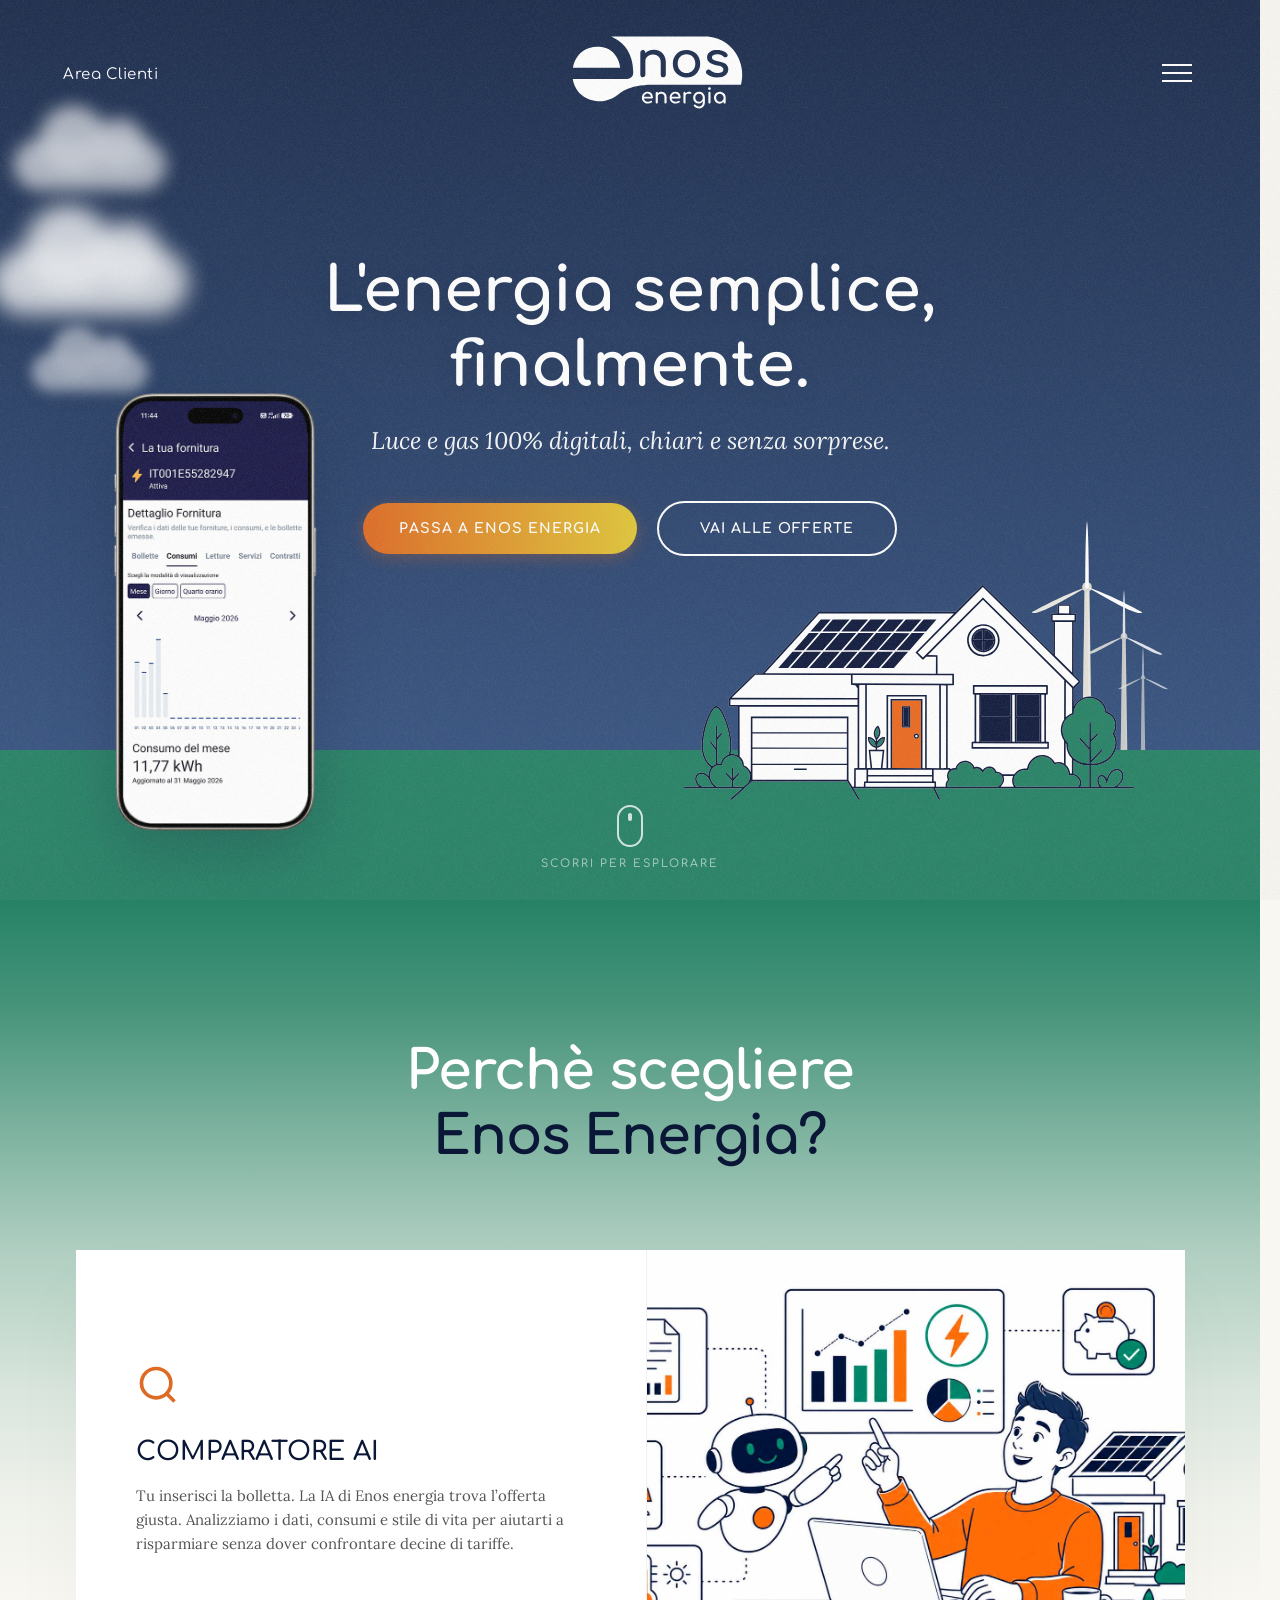
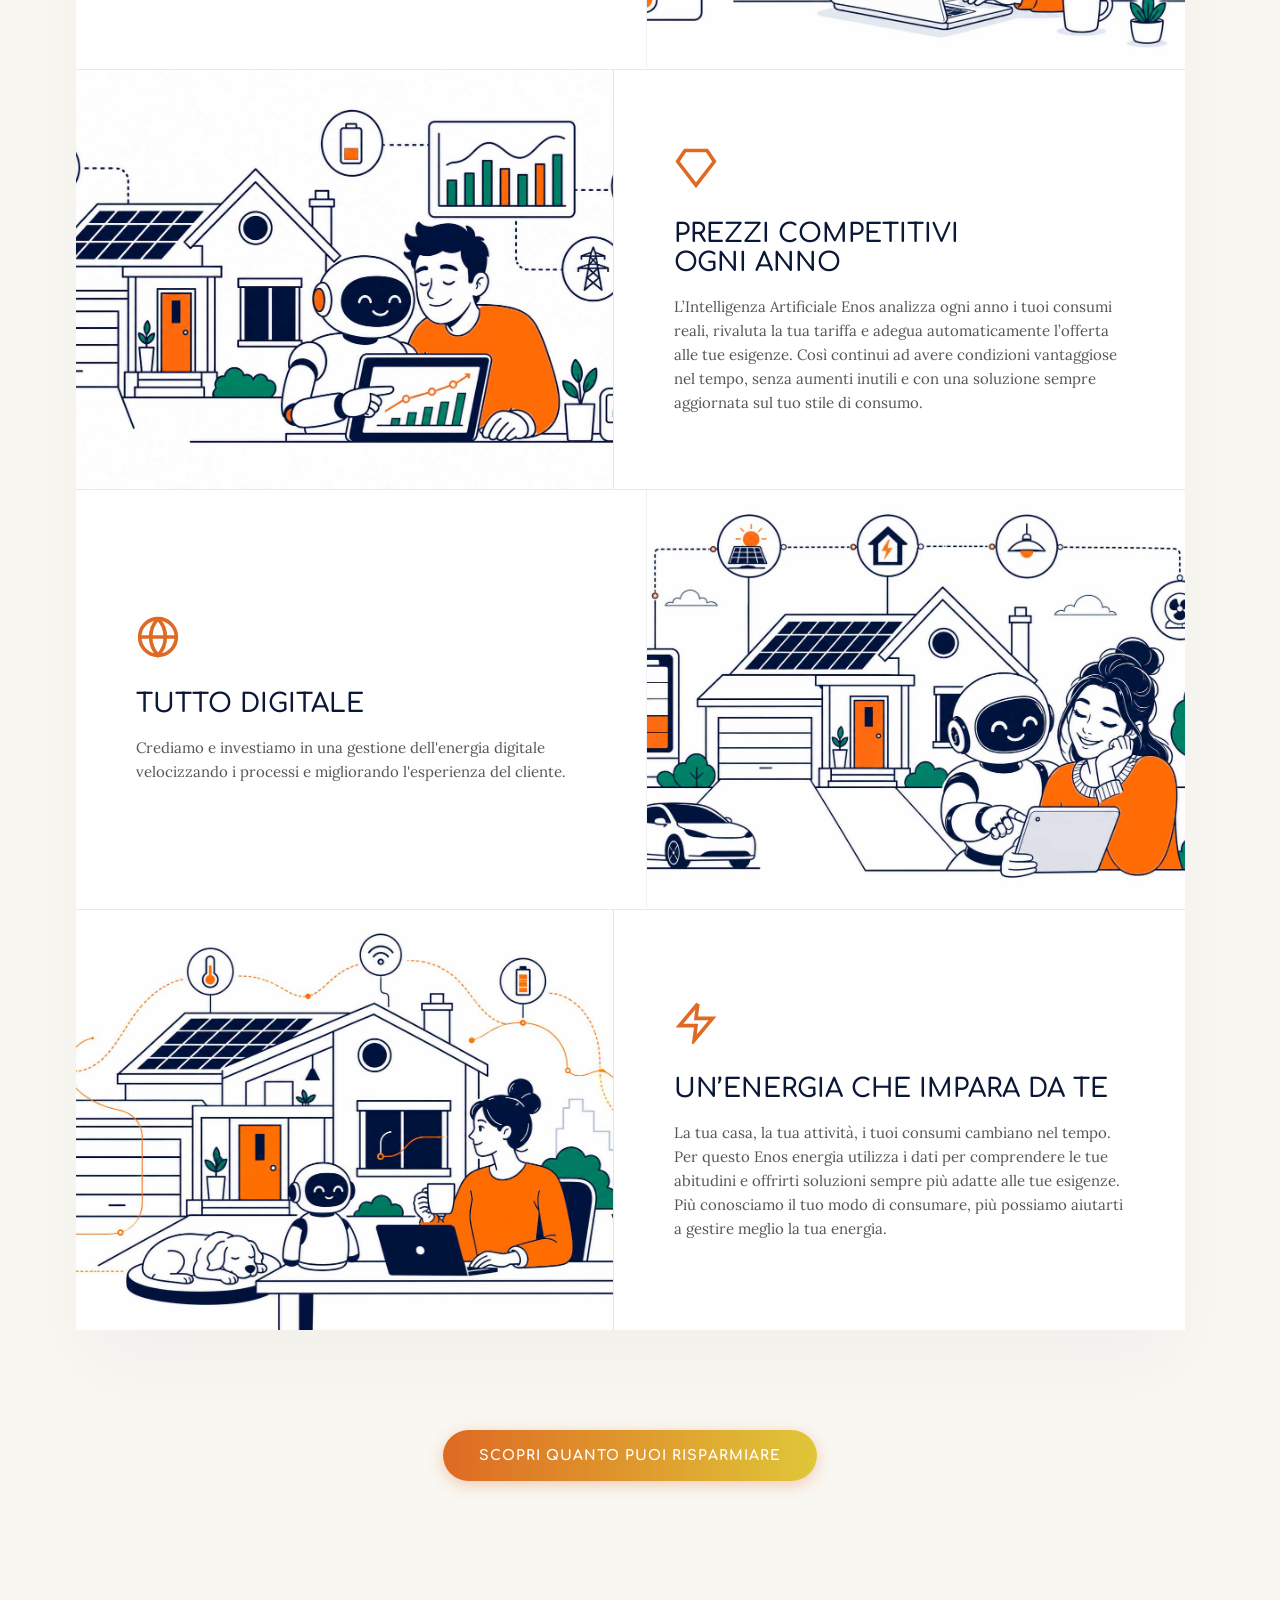
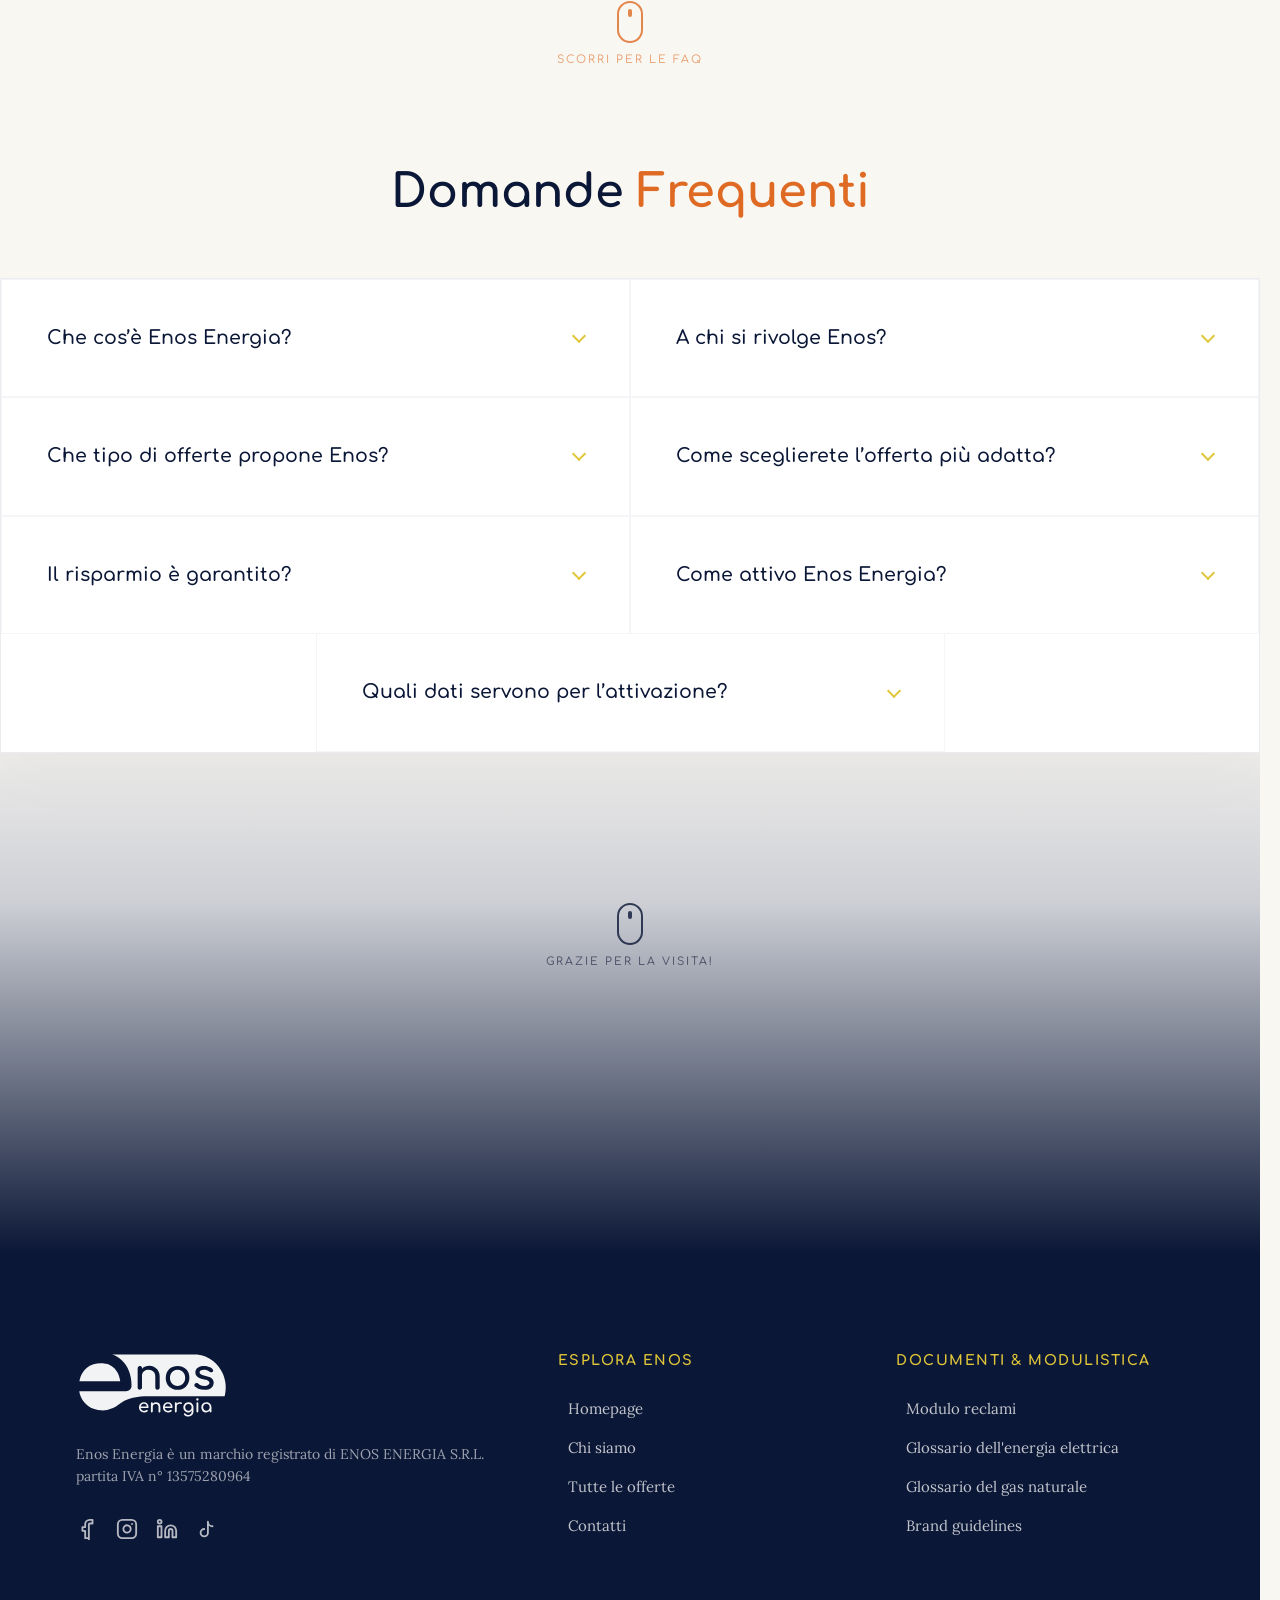
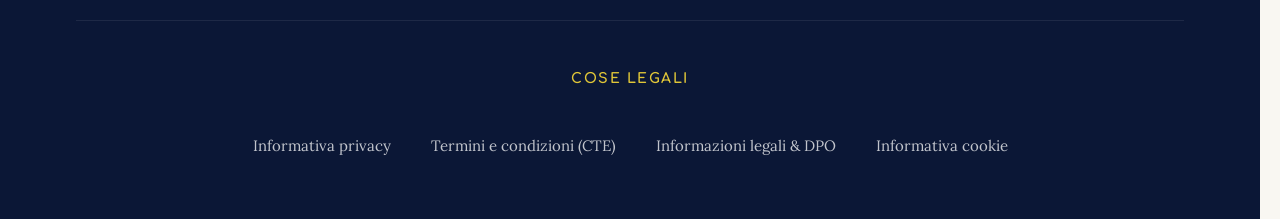
<file: index.html>
<!DOCTYPE html>
<html lang="it">
<head>
    <meta charset="UTF-8">
    <meta name="viewport" content="width=device-width, initial-scale=1.0">
    <title>Enos Energia - L'energia semplice, finalmente.</title>
    <link rel="preconnect" href="https://fonts.googleapis.com">
    <link rel="preconnect" href="https://fonts.gstatic.com" crossorigin>
    <link href="https://fonts.googleapis.com/css2?family=Comfortaa:wght@400;600;700&family=Lora:ital,wght@0,400;0,500;1,400&display=swap" rel="stylesheet">
    <link rel="stylesheet" href="css/style.css">
    <link rel="stylesheet" href="css/hero-animations.css">
</head>
<body class="is-loading">

    <div class="noise-overlay"></div>

    <div id="preloader" class="preloader-container">
        <div class="preloader-content">
            <img src="img/logo_enos_white.svg" alt="Enos Energia" class="preloader-logo">
            <div class="battery-icon">
                <div class="battery-level"></div>
            </div>
        </div>
    </div>

    <div id="header-placeholder"></div>

    <!-- 1. HERO SECTION -->
    <section class="hero-section">
        <div class="sky-layer sky-day"></div>
        <div class="sky-layer sky-sunset"></div>
        <div class="sky-layer sky-night"></div>

        <div class="sun"></div>
        <div class="moon"></div>

        <div class="stars-container">
            <div class="star star-fast" style="top:12%; left:18%"></div>
            <div class="star star-slow" style="top:28%; left:45%"></div>
            <div class="star star-fast" style="top:15%; left:78%"><div class="star-glow"></div></div>
            <div class="star star-slow" style="top:38%; left:12%"></div>
            <div class="star star-fast" style="top:22%; left:65%"></div>
            <div class="star star-slow" style="top:10%; left:88%"></div>
        </div>

        <div class="clouds-container">
            <div class="cloud cloud-1"></div>
            <div class="cloud cloud-2"></div>
            <div class="cloud cloud-3"></div>
        </div>

        <div class="app-entrance-wrapper">
            <a href="#scarica" id="app-store-link" class="app-floating-wrapper" target="_blank" aria-label="Scarica l'app Enos Energia">
                <img src="img/app.png" alt="App Enos Energia per gestire le tue forniture" class="app-mockup-img">
            </a>
        </div>

        <div class="hero-content">
            <h1>L'energia semplice,<br>finalmente.</h1>
            <p>Luce e gas 100% digitali, chiari e senza sorprese.</p>
            <div class="hero-cta-group">
                <a href="contatti.html?motivo=preventivo" class="btn-cta btn-solid btn-glow">Passa a Enos energia</a>
                <a href="cte.html" class="btn-cta btn-outline">Vai alle offerte</a>
            </div>
        </div>

        <!-- Parco Eolico a 3 profondità asimmetriche a DESTRA (dietro la casa) -->
        <div class="wind-turbine-container turbine-main">
            <svg class="wind-turbine" viewBox="0 0 100 200" xmlns="http://www.w3.org/2000/svg">
                <path d="M46 200 L48 60 L52 60 L54 200 Z" fill="#EBE8E0" />
                <path d="M48 60 L50 60 L52 200 L46 200 Z" fill="#DCD9D0" opacity="0.5" /> 
                <circle class="turbine-light" cx="50" cy="58" r="1.5" />
                <g class="turbine-blades">
                    <circle cx="50" cy="60" r="4" fill="#DCD9D0" />
                    <path d="M48.5 60 C48.5 35, 49 10, 50 5 C51 10, 51.5 35, 51.5 60 Z" fill="#FFFFFF" />
                    <path d="M50 60 C71.5 72.5, 93.5 85, 96 81 C92 79, 70 66.5, 50 60 Z" fill="#FFFFFF" />
                    <path d="M50 60 C28.5 72.5, 6.5 85, 4 81 C8 79, 30 66.5, 50 60 Z" fill="#EBE8E0" /> 
                    <circle cx="50" cy="60" r="1.5" fill="#FFFFFF" />
                </g>
            </svg>
        </div>

        <div class="wind-turbine-container turbine-back-1">
            <svg class="wind-turbine" viewBox="0 0 100 200" xmlns="http://www.w3.org/2000/svg">
                <path d="M46 200 L48 60 L52 60 L54 200 Z" fill="#EBE8E0" />
                <path d="M48 60 L50 60 L52 200 L46 200 Z" fill="#DCD9D0" opacity="0.5" /> 
                <circle class="turbine-light" cx="50" cy="58" r="1.5" />
                <g class="turbine-blades">
                    <circle cx="50" cy="60" r="4" fill="#DCD9D0" />
                    <path d="M48.5 60 C48.5 35, 49 10, 50 5 C51 10, 51.5 35, 51.5 60 Z" fill="#FFFFFF" />
                    <path d="M50 60 C71.5 72.5, 93.5 85, 96 81 C92 79, 70 66.5, 50 60 Z" fill="#FFFFFF" />
                    <path d="M50 60 C28.5 72.5, 6.5 85, 4 81 C8 79, 30 66.5, 50 60 Z" fill="#EBE8E0" /> 
                    <circle cx="50" cy="60" r="1.5" fill="#FFFFFF" />
                </g>
            </svg>
        </div>

        <div class="wind-turbine-container turbine-back-2">
            <svg class="wind-turbine" viewBox="0 0 100 200" xmlns="http://www.w3.org/2000/svg">
                <path d="M46 200 L48 60 L52 60 L54 200 Z" fill="#EBE8E0" />
                <path d="M48 60 L50 60 L52 200 L46 200 Z" fill="#DCD9D0" opacity="0.5" /> 
                <circle class="turbine-light" cx="50" cy="58" r="1.5" />
                <g class="turbine-blades">
                    <circle cx="50" cy="60" r="4" fill="#DCD9D0" />
                    <path d="M48.5 60 C48.5 35, 49 10, 50 5 C51 10, 51.5 35, 51.5 60 Z" fill="#FFFFFF" />
                    <path d="M50 60 C71.5 72.5, 93.5 85, 96 81 C92 79, 70 66.5, 50 60 Z" fill="#FFFFFF" />
                    <path d="M50 60 C28.5 72.5, 6.5 85, 4 81 C8 79, 30 66.5, 50 60 Z" fill="#EBE8E0" /> 
                    <circle cx="50" cy="60" r="1.5" fill="#FFFFFF" />
                </g>
            </svg>
        </div>

                <div class="hero-house-container">
            <svg id="house" class="hero-house" xmlns="http://www.w3.org/2000/svg" viewBox="0 0 1390.24 663.4">
            <defs>
                <style>
                .cls-1 {
                    fill: #268265;
                }

                .cls-2 {
                    fill: #101a3c;
                }

                .cls-3 {
                    fill: #eb691e;
                }

                .cls-4 {
                    fill: #fff;
                }
                </style>
            </defs>
            <path id="sfondo" class="cls-4" d="M1388.04,623.34l-49.05-.43c11.73-8.82,19.47-20.61,19-34.54-.27-8.04-4.58-15.03-10.45-18.37-7.42-4.22-16.09-3.19-22.92,1.46-9.57,6.52-15.21,16.48-18.37,27.46-5.49-9.12-12.48-14.61-20.89-11.42-11.02,4.17-11.49,22.89-2,35.43l-26.12.2.03-66.85c35.01,3.88,67.13-17.7,77.55-50.43,5.11-16.06,3.2-32.68-4.93-46.83,6.63-12.12,8.92-25.7,5.11-38.69-4.11-14.01-14.22-24.6-28.39-28.65-2.89-23.81-21.01-42.05-43.25-46.32-23.91-4.59-46.47,6.43-58.72,28.07l-.58-52.39,22.14-23.21-21.99-22.35.05-161.06c2.41-.18,6.96.12,7.18-1.93l.03-24.31-16.23-.52-.37-28.29-40.67-.2-.51,28.47-19.59.42-.05,24.54c0,1.61,3.97,1.94,6.79,1.38l.07,98.86-78.71-77.71L926.03,1.53c-1.39-1.62-3.52-2.16-5.07-.61l-81.56,81.91-174.56.39-90.82-.09h-158.7l-113.89,124.83-58.74,64.49-24.52.17-79.72,77.02.07,26.06,28.05.35.38,150.24c-7.29-3.3-14.15-5.18-23.04-4.16,9.12-40.21-4.51-90.61-23.13-127.41-3.08-6.09-6.61-11.33-11.06-15.96-6.08-6.34-14.65-6.18-20.58.3-4.88,5.33-8.49,11.44-11.68,18.31-11.51,24.79-19.01,50.81-22.32,78.12-3.8,31.35,1.47,67.33,26.96,86.62.66.5,1.56.73,1.77,1.07.56.9-8.71,11.34-7.93,24.63-.04,1.69-1.94,1.54-2.21-.02-6.01-5.54-13.22-8.94-21.34-8.4-10.63.7-18.38,9.49-18.15,20.12.2,9.42,4.74,16.75,12.33,23.35l-44.35.37c-1.13,0-1.52.94-1.94,1.24-.57.4-.28,3.15.93,3.15l175.51.12c1.89-1.11,2.76.89,1.16,1.58l-37.43,34.07h7.75l61.48-56.49,294.92.12,33.87,56.38h5.82l-21.21-35.6,246.26-.1,17.52,35.7h5.62l-17.5-35.65h610.7c3.4,0,4.06-.38,4.5-1.91.25-.86-.33-2.49-2.14-2.5h0ZM1252.12,623.1l-27.28-.24c2.96-7.33,3.33-13.44,1.44-19.85-3.62-10.41-11.99-17.42-22.75-20.13l.19-41.8c14.09,11.16,30.32,16.77,48.41,15.4v66.62h0Z"/>
            <path id="alberi" class="cls-1" d="M597.21,498.38c.39-10.85,7.13-21.26,19.07-24.38-.14,11.55-7.78,20.47-19.07,24.38ZM594.68,472.24c-7.07-11.1-3.85-23.2,3.71-31.62,5.97,10.5,4.78,23.1-3.71,31.62ZM592.01,498.25c-10.54-2.95-18.7-12.24-19.09-24.18,11.76,2.77,17.99,12.59,19.09,24.18ZM1290.56,623.44c-11.13-9.76-12.02-28.96-2.95-31.73,7.82-2.4,15.02,6.55,16.03,18.87.15,1.82,1.23,2.58,2.63,2.41,3.17-.39,2.07-17.77,15.19-32.6,5.36-6.06,13.1-10.04,20.97-7.43,8.57,2.84,11.82,11.96,10.47,20.79-2.51,13.33-12.1,23.84-24.33,29.62l-38,.07h-.01ZM1218.08,623.27l-192.08.04c-5.13-5.24-7.78-12.16-7.15-19.8,1.81-22.3,23.89-36.79,45.73-30.01.15-18.05,10.09-32.93,26.17-39.98,20.59-9.02,44.07.45,52.62,21.39,7.18-3.39,13.88-4,20.98-1.96,15.28,4.39,24.61,18.69,24.01,34.99,13.81-3.14,26.87,2.46,32.33,14.67,3.11,6.97,2.18,14.46-2.6,20.66h-.01ZM968.53,622.99l-93.14.32-13.08-.16h-48.72c-2.06-8.12,1.41-15.27,7.16-20.39-3.6-6.34-4.51-13.5-1.97-20.1,3.72-9.66,13.67-14.41,24.03-11.16,1.2-13.57,11.74-23,24.69-23.49,12.76-.48,24.13,7.84,26.62,21.42,11.35-6.36,23.01-1.09,27.16,9.72.39,1.01,2,1.19,2.58.88s5.87-16.78,22.15-14.34c8.16,1.22,14.71,7.61,15.64,16.73,6.26-1.62,11.5-.32,15.76,3.03,4.2,3.3,6.73,7.96,6.83,14.45.14,9.01-6.2,20.66-15.72,23.09h0ZM198.18,610.97l-13.89,12.29-31.66.05-.07-18.84,18.93-21.09c.8-.9.05-2.26-.46-2.63-.57-.41-2.19-.9-3.01-.02l-15.25,16.31-.44-31c-.02-1.22-2.29-1.62-2.95-1.27-.82.43-1.47,1.31-1.47,2.82l-.11,30.25-14.33-15.95c-1.11-1.24-2.49-1.87-3.75-.87-.97.77-1.2,2.36,0,3.68l18.06,20.06.06,18.39-45.33.16c-17.16-8.69-26.23-29.24-19.62-47.3,5.49-15,20.24-23.23,35.37-18.69.73-18.19,15.72-31.77,32.9-30.53,17.36,1.26,30.59,16.4,29.03,34.2,14.44,4.03,23.63,16.79,23.18,31.62-.2,6.62-2.24,12.6-5.17,18.38v-.02h-.02,0ZM1292.71,507.28c-.8-.5-2.34-.27-3.42.86l-31.84,33.21-.39-56.11,22.76-23.54c1.03-1.06.41-2.89-.33-3.36-.78-.49-2.03-.75-2.91.09l-19.23,18.57-.24-51.18c0-1.86-1.28-2.9-2.72-2.78-1.14.09-2.25,1.13-2.25,2.75l-.14,75.47-26.69-28.21c-1.07-1.13-3.21-.54-3.84.57-.37.65-.48,1.9.42,2.87l30.17,32.34.02,42.8c-36.87,1.99-69.09-25.99-65.35-62.73-15.86-15.51-21.79-37.89-14.42-58.71,5.32-15.02,16.84-26.27,31.98-30.91-.48-8.77,1.2-16.43,5.24-24.01,10.59-19.85,32.92-29.81,54.98-24.54,20.34,4.86,36.1,22.53,37.23,44.74,14.61,2.89,25.1,13.33,28.77,27.55,3.24,12.57.08,25.03-6.38,36.41,8.36,13.14,10.54,28,6.4,42.93-8.8,31.74-40.4,53.58-74.64,48.68l37.28-39.96c1.14-1.22.64-3.1-.47-3.79h0ZM59.31,483.35c2.48-29.63,10.6-58.16,23.07-85.01,2.88-6.19,6.29-11.59,10.72-16.32,3.89-4.15,9.45-4.15,13.24.13,5.26,5.95,9.4,12.65,12.83,20.14,16.14,35.29,29.65,83.92,18.92,121.34-12.92,4.47-21.59,14.84-23.99,27.8l-10.53.14-.46-73.63,15.55-19.46c.79-.99-.02-2.34-.57-2.7-.64-.42-2.19-.78-2.98.14l-12.07,14.18-.31-34.48c-.02-1.76-1.1-2.6-2.27-2.62-1.3-.02-2.37,1.08-2.36,3.28l.41,66.49-15.66-19.24c-.96-1.18-2.3-1.49-3.42-.72-.81.55-1.2,2.15-.23,3.36l19.43,24.43.07,42.6c-4.41,1.56-7.49,3.83-11.02,6.85-24.04-16.09-30.72-48.49-28.36-76.7h-.01ZM57.09,623.28c-8.59-3.73-15.43-10.47-17.54-19.58-1.45-5.76.15-11.73,3.75-15.25,4.15-4.06,9.46-5.04,15.35-3.7,7.6,2.21,15.38,7.66,18.45,15.41,3.52,8.9,7.74,16.56,15.94,23.01l-35.94.11h-.01Z"/>
            <path id="porta" class="cls-3" d="M643.08,356.97l88.87.02-.04,208.84-88.71-.18-.12-208.68h0ZM698.94,440.55l-.12-65.57-25.46-.09-.31,65.31,25.89.35ZM710.38,463.62c-1.62,4.77.64,9.25,4.31,10.66,4.71,1.8,9.49-.38,10.85-4.47,1.42-4.27-.52-9.34-5.16-10.66-4.22-1.2-8.93,1.28-10.01,4.46h.01Z"/>
            <path id="fotovoltaico" class="cls-2" d="M427.49,143.44h51.84l32.25-36.73h-51.83l-32.26,36.73ZM481.36,206.49h-50.75l-44.02,50.13h50.76l44.01-50.13h0ZM543.37,143.44h48.24l32.24-36.73h-48.23l-32.25,36.73ZM328.13,256.62h51.81l44.02-50.13h-51.83l-44,50.13ZM485.98,143.44h50.73l32.26-36.73h-50.73l-32.26,36.73h0ZM733.6,106.71h-48.22l-32.25,36.73h48.22s32.25-36.73,32.25-36.73ZM627.78,164.73l14.3-16.29h-48.2l-17.2,19.59-29.38,33.46h48.2l32.28-36.76ZM598.27,143.44h48.2l32.25-36.73h-48.21l-32.24,36.73ZM481.59,148.44l-46.59,53.05h50.75l32.27-36.76,14.3-16.29h-50.73ZM572.93,164.73l14.29-16.29h-48.24l-17.2,19.59-29.38,33.46h48.24l32.29-36.76h0ZM405.9,168.03l-29.38,33.46h51.83l46.59-53.05h-51.84l-17.2,19.59h0ZM740.26,106.71l-32.25,36.73h39.77l32.25-36.73s-39.77,0-39.77,0ZM536.25,206.49h-48.24l-44,50.13h48.22l44.02-50.13h0ZM369.87,201.49l32.27-36.76,14.31-16.29h-30.3l-17.96,20.46-28.62,32.59h30.3ZM652.65,206.49l-44.01,50.13h39.77l44.01-50.13h-39.77ZM365.48,206.49h-30.3l-44,50.13h30.3l44-50.13h0ZM420.84,143.44l32.25-36.73h-30.3l-32.25,36.73h30.3ZM645.99,206.49h-48.22l-44.01,50.13h48.23l44-50.13h0ZM743.39,148.44h-39.78l-17.2,19.59-29.37,33.46h39.77l46.58-53.05h0ZM591.11,206.49h-48.2l-44.02,50.13h48.22l44-50.13h0ZM682.78,165.12l14.49-16.12-48.22-.56-17.44,19.39-29.76,33.12,48.22.56,32.71-36.38h0Z"/>
            <path id="profilo" class="cls-2" d="M888.56,484.75c3.25-1.22,5.98-.53,9.17-.92l-.07-144.89c-1.71-.16-4.67-.57-5.25-1.96l.2-27.91,227.97.26c2.98,0,3.74,2.05,3.72,4.27l-.22,24.23c-2.09.92-4.25.7-5.78,2.5v143.44l9.03,1.17v21.25l-238.77-.19v-21.25h0ZM1118.87,333.8l-.05-19.37-221.28-.22v19.41l221.33.18h0ZM1113.34,484.17v-145.06l-9.45-.12v145.18h9.45ZM1098.9,405.77v-66.82l-72.02-.16v66.82l72.02.17h0ZM1021.88,484.11l-.02-144.87c-2.42-.72-4.96-.44-7.8-.22v144.66c2.67.88,4.86.52,7.82.43ZM1008.98,405.72l-.02-66.85-91.55-.08-.19,66.89,91.77.04h-.01ZM912.19,483.51v-144.12c-3.49-.96-6.16-.68-9.31-.54l-.04,144.63c3.06.83,5.87.91,9.36.03h-.01ZM1098.93,484.2l-.04-73.43-72-.02.02,73.48,72.03-.02h-.01ZM1008.97,484.07l-.03-73.27-91.53-.03-.19,73.24,91.75.06h0ZM1122.44,501.23l.12-11.84-228.89-.25c-.77,3.92-.87,6.69-.04,11.76l228.82.33h-.01ZM673.36,374.89l25.46.09.12,65.57-25.89-.35.31-65.31ZM694.37,436.14l.09-56.6-16.8-.06-.12,56.65h16.83,0ZM896.4,129.79c19.75-13.7,46.59-11.17,64.06,6.12,20.03,19.82,19.5,51.88-1.34,71.19-12.19,11.3-28.03,15.93-45.39,12.41-13.35-2.71-26.75-12.14-33.88-26.49-11.38-22.92-3.67-49.21,16.54-63.23h.01ZM934.98,214.41c26.58-6.23,42.42-34.63,31.47-60.58-8.61-20.41-30.85-31.52-52.13-26.46-20.47,4.87-36.26,23.96-34.37,46.67,2.36,28.35,28.88,46.5,55.03,40.38h0ZM892.15,188.41c-7.74-14.67-4.96-31.98,6.01-43.29,11.3-11.64,28.65-14.39,43.17-7.11s22.62,22.35,20.16,38.62c-2.24,14.79-13.65,27.14-29.88,30.34s-32.28-4.98-39.45-18.57h0ZM956.86,168.66c-1.38-15.71-13.38-28.11-29.69-29.69l-.18,29.61,29.86.08h.01ZM922.19,168.79l.33-29.69c-15.36.63-28.41,12.56-29.81,29.29l29.48.4h0ZM927.03,202.78c15.63-1.22,28.51-13.13,29.87-29.46l-29.63-.14-.24,29.59h0ZM922.29,202.98l.07-29.78-29.58.17c1.33,15.69,13.39,28.04,29.51,29.61ZM341.8,571.71l35.87-.06c1.39,0,2.18-1.68,2.04-2.55-.12-.76-.73-2.02-2.19-2.03l-35.57-.1c-1.65,0-2.67,1.11-2.71,2.28s.74,2.46,2.55,2.46h.01ZM1388.04,623.34l-49.05-.43c11.73-8.82,19.47-20.61,19-34.54-.27-8.04-4.58-15.03-10.45-18.37-7.42-4.22-16.09-3.19-22.92,1.46-9.57,6.52-15.21,16.48-18.37,27.46-5.49-9.12-12.48-14.61-20.89-11.42-11.02,4.17-11.49,22.89-2,35.43l-26.12.2.03-66.85c35.01,3.88,67.13-17.7,77.55-50.43,5.11-16.06,3.2-32.68-4.93-46.83,6.63-12.12,8.92-25.7,5.11-38.69-4.11-14.01-14.22-24.6-28.39-28.65-2.89-23.81-21.01-42.05-43.25-46.32-23.91-4.59-46.47,6.43-58.72,28.07l-.58-52.39,22.14-23.21-21.99-22.35.05-161.06c2.41-.18,6.96.12,7.18-1.93l.03-24.31-16.23-.52-.37-28.29-40.67-.2-.51,28.47-19.59.42-.05,24.54c0,1.61,3.97,1.94,6.79,1.38l.07,98.86-78.71-77.71L926.03,1.53c-1.39-1.62-3.52-2.16-5.07-.61l-81.56,81.91-174.56.39-90.82-.09h-158.7l-113.89,124.83-58.74,64.49-24.52.17-79.72,77.02.07,26.06,28.05.35.38,150.24c-7.29-3.3-14.15-5.18-23.04-4.16,9.12-40.21-4.51-90.61-23.13-127.41-3.08-6.09-6.61-11.33-11.06-15.96-6.08-6.34-14.65-6.18-20.58.3-4.88,5.33-8.49,11.44-11.68,18.31-11.51,24.79-19.01,50.81-22.32,78.12-3.8,31.35,1.47,67.33,26.96,86.62.66.5,1.56.73,1.77,1.07.56.9-8.71,11.34-7.93,24.63-.04,1.69-1.94,1.54-2.21-.02-6.01-5.54-13.22-8.94-21.34-8.4-10.63.7-18.38,9.49-18.15,20.12.2,9.42,4.74,16.75,12.33,23.35l-44.35.37c-1.13,0-1.52.94-1.94,1.24-.57.4-.28,3.15.93,3.15l175.51.12c1.89-1.11,2.76.89,1.16,1.58l-37.43,34.07h7.75l61.48-56.49,294.92.12,33.87,56.38h5.82l-21.21-35.6,246.26-.1,17.52,35.7h5.62l-17.5-35.65h610.7c3.4,0,4.06-.38,4.5-1.91.25-.86-.33-2.49-2.14-2.5h0ZM1159.07,64.23l30.89.05-.03,23.45-31.08-.19.22-23.32h0ZM1138.79,108.92l.09-16.26,67.75.3.04,16.01-67.88-.05ZM1199.07,114.14l-.14,156.2-52.94-52.68.17-103.55,52.91.03h0ZM923.24,6.16l153.34,150.6,142.68,141.16-16.36,16.66-21.37-21.03-184.05-182.13-73.94-73.05-185.34,185.98-16.09-15.92,66.51-67.09L923.24,6.16ZM1199.08,318.33l-.11,77.55c-8.1,2.86-13.34,7.5-19.38,12.53l.2-109.18,19.29,19.11h0ZM520.78,303.94l.03-25.82,308.08,1.09.02,25.57-308.13-.85h0ZM809.72,310.28l-.04,255.52c-6.17-.14-10.88.64-16.12-.51l.04-255.39,16.12.39h0ZM766.26,570.85l-.07,16.06-197.35-.04.02-16.05,197.41.03h-.01ZM581.45,565.53l-5.93-51.75,38.36.14-5.74,51.85-26.69-.23h0ZM638.24,352.34l.18,213.39c-3.15.19-5.12.4-7.73-.26l-.04-221.04,114.41.08-.04,220.95c-3.04.69-5.4.68-8.22.05l-.09-213.15-98.46-.02h-.01ZM731.95,356.99l-.04,208.84-88.71-.18-.12-208.68,88.87.02h0ZM766.31,591.77v15.32l-197.67-.02.17-15.35,197.5.05ZM749.92,565.74l.02-226-124.23-.22v226.09l-12.55-.03,5.84-56.18-21.98-.64c-.55-2.18-.59-4.02.03-5.85,15.07-3.57,25.36-17.37,23.38-33.09-9.71-.89-17.77,4.53-23.02,13.1-2.18-3.86-.27-6.48,2.56-9.77,9.54-11.06,8.64-27.43-.6-38.85-12.16,8.25-16.86,24.7-9.96,37.51,2.03,3.78,4.59,6.95,2.42,11.5-4.91-8.91-13.18-14.35-23.19-13.78-2.04,15.58,8.17,29.22,22.9,33.43,1.15.67,1.18,4.56.09,5.84l-21.09.55,5.9,56.33-11.57-.21.03-256.31,223.53.66.05,256.03-38.56-.13v.02h0ZM597.21,498.38c.39-10.85,7.13-21.26,19.07-24.38-.14,11.55-7.78,20.47-19.07,24.38ZM594.68,472.24c-7.07-11.1-3.85-23.2,3.71-31.62,5.97,10.5,4.78,23.1-3.71,31.62ZM592.01,498.25c-10.54-2.95-18.7-12.24-19.09-24.18,11.76,2.77,17.99,12.59,19.09,24.18ZM559.82,309.41v256.31l-18.41-.13-.04-256c2.76-1.14,5.3-.27,7.83-.65,1.89-.28,3.39-.52,5.29-.17,1.61.3,3.04.32,4.25-.02.43-.14.96-.16,1.08.66h0ZM834.11,309.09l-.13-34.81-50.59-.44-.27-56.94-29.48-.63,169.98-170.42,123.78,122.13,127.28,126.08-.34,121.24c-13.92,20.39-13.43,46.01-.14,66.29l-.23,69.8c-9.12-4.91-18.43-5.9-28.24-2.98-13.75-25.54-46.9-30.64-68.58-12.41-9.77,8.22-15.45,18.59-17.45,31.33-16.7-2.49-30.79,4.75-39.82,17.71l-36.07-.28c-4.54-4.5-11.16-8.32-18.14-7.94-3.57-8.96-10.67-15.16-19.64-15.99-9.37-.87-17.88,3.03-23.08,11.01-6.78-8.49-15.77-12.01-25.7-8.84-4.79-12.96-17.06-20.57-30.56-19.74-12.85.79-24.29,9.37-27.79,22.67-5.36-.67-9.97.83-14.42,2.89-1.7-2.42-4.44-4.17-9.79-2.62l-.05-256.3c6.84-.42,12.99.87,19.47-.8h0ZM307.52,209.05l110.17-120.87,416.15.03-118.61,119.96,20.71,21.25c1.44,1,3.21,1.01,4.46-.22l7.65-7.53,30.3.2-.15,51.95-156.41-.51-372.27-.82,58.02-63.45h-.02ZM220.26,277.6l192.72.21,102.64.28.29,30.41,12.38,1.31c3.32,2.03,5.02,6.08,8.03,9.19l-.18,30.06-388.91-.4,73.02-71.06h0ZM143.14,370.83l.38-17.09,392.57.35v16.7l-392.95.04h0ZM59.31,483.35c2.48-29.63,10.6-58.16,23.07-85.01,2.88-6.19,6.29-11.59,10.72-16.32,3.89-4.15,9.45-4.15,13.24.13,5.26,5.95,9.4,12.65,12.83,20.14,16.14,35.29,29.65,83.92,18.92,121.34-12.92,4.47-21.59,14.84-23.99,27.8l-10.53.14-.46-73.63,15.55-19.46c.79-.99-.02-2.34-.57-2.7-.64-.42-2.19-.78-2.98.14l-12.07,14.18-.31-34.48c-.02-1.76-1.1-2.6-2.27-2.62-1.3-.02-2.37,1.08-2.36,3.28l.41,66.49-15.66-19.24c-.96-1.18-2.3-1.49-3.42-.72-.81.55-1.2,2.15-.23,3.36l19.43,24.43.07,42.6c-4.41,1.56-7.49,3.83-11.02,6.85-24.04-16.09-30.72-48.49-28.36-76.7h-.01ZM57.09,623.28c-8.59-3.73-15.43-10.47-17.54-19.58-1.45-5.76.15-11.73,3.75-15.25,4.15-4.06,9.46-5.04,15.35-3.7,7.6,2.21,15.38,7.66,18.45,15.41,3.52,8.9,7.74,16.56,15.94,23.01l-35.94.11h-.01ZM198.18,610.97l-13.89,12.29-31.66.05-.07-18.84,18.93-21.09c.8-.9.05-2.26-.46-2.63-.57-.41-2.19-.9-3.01-.02l-15.25,16.31-.44-31c-.02-1.22-2.29-1.62-2.95-1.27-.82.43-1.47,1.31-1.47,2.82l-.11,30.25-14.33-15.95c-1.11-1.24-2.49-1.87-3.75-.87-.97.77-1.2,2.36,0,3.68l18.06,20.06.06,18.39-45.33.16c-17.16-8.69-26.23-29.24-19.62-47.3,5.49-15,20.24-23.23,35.37-18.69.73-18.19,15.72-31.77,32.9-30.53,17.36,1.26,30.59,16.4,29.03,34.2,14.44,4.03,23.63,16.79,23.18,31.62-.2,6.62-2.24,12.6-5.17,18.38v-.02h-.02,0ZM211.36,502.36l.13-43.46,291.64-.02-.05,43.6-291.73-.12h0ZM503.14,506.23l-.04,45.91-291.68-.07-.02-45.85h291.74ZM503.08,602.02l-291.67-.06.05-46.16,291.74.04-.12,46.18h0ZM503.06,455.09l-291.63-.08-.03-43.54,291.82.08-.16,43.54ZM525.56,623.15c-2.08.49-4.01.39-5.71-.53l-11.58-19.08-.32-196.88-301.46-.03-.18,172.21c-4.42-9.58-11.04-17.86-21.27-21.08.07-11.35-4.88-20.41-13.09-27.52l-.35-154.31,364.74.03v189.51l-10.55.64-.24,57.03h.01ZM556.22,607.94l-.66,15.28-24.99-.07.04-52.4,33.24-.02-.22,36.4c-2.91-.41-6.13-.48-7.41.81h0ZM773.69,623.27l-212.73-.02c-.62-4.47-.59-7.82-.08-11.44l212.8.04c.5,3.87.46,7.6,0,11.42h.01ZM778.77,623.24l-.24-15.45c-2.25-1.07-4.36-.71-7.23-1.09l-.05-35.85,48.67.34c-7.29,9.84-10.08,20.17-4.56,30.64-5.8,5.86-8.12,13.45-6.75,21.54l-29.85-.13h0ZM968.53,622.99l-93.14.32-13.08-.16h-48.72c-2.06-8.12,1.41-15.27,7.16-20.39-3.6-6.34-4.51-13.5-1.97-20.1,3.72-9.66,13.67-14.41,24.03-11.16,1.2-13.57,11.74-23,24.69-23.49,12.76-.48,24.13,7.84,26.62,21.42,11.35-6.36,23.01-1.09,27.16,9.72.39,1.01,2,1.19,2.58.88s5.87-16.78,22.15-14.34c8.16,1.22,14.71,7.61,15.64,16.73,6.26-1.62,11.5-.32,15.76,3.03,4.2,3.3,6.73,7.96,6.83,14.45.14,9.01-6.2,20.66-15.72,23.09h0ZM978.34,622.95c9.82-9.7,13.19-21.37,8.61-32.65l29.84.13c-4.8,11.2-4.02,22.81,2.36,32.9l-40.8-.38h-.01ZM1218.08,623.27l-192.08.04c-5.13-5.24-7.78-12.16-7.15-19.8,1.81-22.3,23.89-36.79,45.73-30.01.15-18.05,10.09-32.93,26.17-39.98,20.59-9.02,44.07.45,52.62,21.39,7.18-3.39,13.88-4,20.98-1.96,15.28,4.39,24.61,18.69,24.01,34.99,13.81-3.14,26.87,2.46,32.33,14.67,3.11,6.97,2.18,14.46-2.6,20.66h-.01ZM1198.51,536.01l-.13,46.41-5.32-.19c-.78-10.64-5.63-20.18-13.94-27.04l.1-66.08c2.73.64,2.51,2.55,2.39,4.45-.96,16.13,5.54,30.98,16.89,42.45h0ZM1252.12,623.1l-27.28-.24c2.96-7.33,3.33-13.44,1.44-19.85-3.62-10.41-11.99-17.42-22.75-20.13l.19-41.8c14.09,11.16,30.32,16.77,48.41,15.4v66.62h0ZM1292.71,507.28c-.8-.5-2.34-.27-3.42.86l-31.84,33.21-.39-56.11,22.76-23.54c1.03-1.06.41-2.89-.33-3.36-.78-.49-2.03-.75-2.91.09l-19.23,18.57-.24-51.18c0-1.86-1.28-2.9-2.72-2.78-1.14.09-2.25,1.13-2.25,2.75l-.14,75.47-26.69-28.21c-1.07-1.13-3.21-.54-3.84.57-.37.65-.48,1.9.42,2.87l30.17,32.34.02,42.8c-36.87,1.99-69.09-25.99-65.35-62.73-15.86-15.51-21.79-37.89-14.42-58.71,5.32-15.02,16.84-26.27,31.98-30.91-.48-8.77,1.2-16.43,5.24-24.01,10.59-19.85,32.92-29.81,54.98-24.54,20.34,4.86,36.1,22.53,37.23,44.74,14.61,2.89,25.1,13.33,28.77,27.55,3.24,12.57.08,25.03-6.38,36.41,8.36,13.14,10.54,28,6.4,42.93-8.8,31.74-40.4,53.58-74.64,48.68l37.28-39.96c1.14-1.22.64-3.1-.47-3.79h0ZM1290.56,623.44c-11.13-9.76-12.02-28.96-2.95-31.73,7.82-2.4,15.02,6.55,16.03,18.87.15,1.82,1.23,2.58,2.63,2.41,3.17-.39,2.07-17.77,15.19-32.6,5.36-6.06,13.1-10.04,20.97-7.43,8.57,2.84,11.82,11.96,10.47,20.79-2.51,13.33-12.1,23.84-24.33,29.62l-38,.07h-.01ZM725.54,469.82c-1.36,4.09-6.14,6.27-10.85,4.47-3.67-1.41-5.93-5.89-4.31-10.66,1.08-3.19,5.79-5.66,10.01-4.46,4.64,1.32,6.57,6.39,5.16,10.66h-.01ZM714.77,464.98c-.88,1.19-.72,3.25.55,4.57,1.41,1.47,3.57,1.49,5.12.2,1.27-1.05,2-3.6.06-5.46s-4.38-1.14-5.73.68h0Z"/>
            <path class="cls-2 windowLight" d="M917.22,405.73l91.75.05-.03-66.96-91.53-.03-.19,66.94h0ZM917.22,484.01l91.75.06-.03-73.27-91.53-.03-.19,73.24h0ZM1026.9,484.22l72.03-.02-.04-73.43-72.01-.02.02,73.47h0ZM1026.9,405.6l72,.17.02-66.82-72.03-.16v66.81h.01ZM677.55,436.14h16.82l.1-56.6-16.8-.06-.12,56.66ZM892.71,168.39l29.48.4.33-29.69c-15.36.63-28.41,12.56-29.81,29.29h0ZM927,168.58l29.86.08c-1.38-15.71-13.38-28.11-29.69-29.69l-.18,29.61h.01ZM892.78,173.37c1.33,15.69,13.39,28.04,29.51,29.61l.07-29.78-29.58.17ZM927.27,173.19l-.24,29.59c15.63-1.22,28.51-13.13,29.87-29.46l-29.63-.14h0Z"/>
            </svg>
        </div>

        <div class="hero-green-floor">
            <div class="scroll-indicator-wrapper">
                <div class="scroll-mouse"><div class="scroll-wheel"></div></div>
                <span class="scroll-text">Scorri per esplorare</span>
            </div>
        </div>
    </section>
  

    <!-- 2. SEZIONE "PERCHÉ SCEGLIERE ENOS" (BENTO GRID) -->
    <section class="why-enos-section">
        <div class="fade-bg-top"></div>

        <div class="why-enos-header">
            <h2>
                <span style="color: #ffffff;">Perchè scegliere</span> <br>
                <span>Enos Energia?</span>
            </h2>
        </div>

        <div class="why-grid-wide">
            <div class="bento-row reveal-item">
                <div class="bento-card bento-text size-2rd">
                    <div class="bento-icon">
                        <svg viewBox="0 0 24 24" fill="none" stroke="currentColor" stroke-width="2"><circle cx="11" cy="11" r="8"></circle><line x1="21" y1="21" x2="16.65" y2="16.65"></line></svg>
                    </div>
                    <h3>COMPARATORE AI</h3>
                    <p>Tu inserisci la bolletta. La IA di Enos energia trova l’offerta giusta. Analizziamo i dati, consumi e stile di vita per aiutarti a risparmiare senza dover confrontare decine di&nbsp;tariffe.</p>
                </div>
                <div class="bento-card bento-image size-2rd">
                    <div class="bento-img-wrapper">
                        <img src="img/A.jpg" alt="Comparatore AI Enos Energia" loading="lazy">
                    </div>
                </div>
            </div>

            <div class="bento-row reveal-item">
                <div class="bento-card bento-image size-2rd">
                    <div class="bento-img-wrapper">
                        <img src="img/B.jpg" alt="Prezzi competitivi ogni anno" loading="lazy">
                    </div>
                </div>
                <div class="bento-card bento-text size-2rd">
                    <div class="bento-icon">
                        <svg viewBox="0 0 24 24" fill="none" stroke="currentColor" stroke-width="2"><path d="M6 3h12l4 6-10 13L2 9z"></path></svg>
                    </div>
                    <h3>PREZZI COMPETITIVI OGNI&nbsp;ANNO</h3>
                    <p>L’Intelligenza Artificiale Enos analizza ogni anno i tuoi consumi reali, rivaluta la tua tariffa e adegua automaticamente l’offerta alle tue esigenze. Così continui ad avere condizioni vantaggiose nel tempo, senza aumenti inutili e con una soluzione sempre aggiornata sul tuo stile di&nbsp;consumo.</p>
                </div>
            </div>

            <div class="bento-row reveal-item">
                <div class="bento-card bento-text size-2rd">
                    <div class="bento-icon">
                        <svg viewBox="0 0 24 24" fill="none" stroke="currentColor" stroke-width="2"><circle cx="12" cy="12" r="10"></circle><path d="M12 2a14.5 14.5 0 0 0 0 20 14.5 14.5 0 0 0 0-20"></path><line x1="2" y1="12" x2="22" y2="12"></line></svg>
                    </div>
                    <h3>TUTTO DIGITALE</h3>
                    <p>Crediamo e investiamo in una gestione dell'energia digitale velocizzando i processi e migliorando l'esperienza del&nbsp;cliente.</p>
                </div>
                <div class="bento-card bento-image size-2rd">
                    <div class="bento-img-wrapper">
                        <img src="img/C.jpg" alt="Gestione 100% digitale" loading="lazy">
                    </div>
                </div>
            </div>

            <div class="bento-row reveal-item">
                <div class="bento-card bento-image size-2rd">
                    <div class="bento-img-wrapper">
                        <img src="img/D.jpg" alt="Un'energia che impara da te" loading="lazy">
                    </div>
                </div>
                <div class="bento-card bento-text size-2rd">
                    <div class="bento-icon">
                        <svg viewBox="0 0 24 24" fill="none" stroke="currentColor" stroke-width="2"><polyline points="13 2 3 14 12 14 11 22 21 10 12 10 13 2"></polyline></svg>
                    </div>
                    <h3>UN’ENERGIA CHE IMPARA DA&nbsp;TE</h3>
                    <p>La tua casa, la tua attività, i tuoi consumi cambiano nel tempo. Per questo Enos energia utilizza i dati per comprendere le tue abitudini e offrirti soluzioni sempre più adatte alle tue esigenze. Più conosciamo il tuo modo di consumare, più possiamo aiutarti a gestire meglio la tua&nbsp;energia.</p>
                </div>
            </div>
        </div>

        <div class="why-footer-cta animate-premium-glow-trigger">
            <div class="cta-content">
                <a href="contatti.html?motivo=preventivo" class="btn-cta btn-solid btn-glow">Scopri quanto puoi risparmiare</a>
            </div>
        </div>
    </section>

    <!-- 3. SEZIONE FAQ -->
    <section class="faq-section-wrapper">
        <div class="scroll-indicator-wrapper">
            <div class="scroll-mouse">
                <div class="scroll-wheel"></div>
            </div>
            <span class="scroll-text">Scorri per le FAQ</span>
        </div>

        <div class="fade-bg-bottom"></div>
        
        <div class="faq-header">
            <h2>Domande <span>Frequenti</span></h2>
        </div>

        <div class="faq-grid">
            <div class="faq-card">
                <button class="faq-trigger">Che cos’è Enos&nbsp;Energia?</button>
                <div class="faq-content">
                    <p>Enos Energia è un fornitore di energia elettrica e gas naturale pensato per offrire un’esperienza semplice, digitale e trasparente, dall’attivazione alla&nbsp;bolletta.</p>
                </div>
            </div>

            <div class="faq-card">
                <button class="faq-trigger">A chi si rivolge&nbsp;Enos?</button>
                <div class="faq-content">
                    <p>Enos è pensato per chi cerca un fornitore chiaro e accessibile, senza complessità inutili e con costi sempre&nbsp;comprensibili.</p>
                </div>
            </div>

            <div class="faq-card">
                <button class="faq-trigger">Che tipo di offerte propone&nbsp;Enos?</button>
                <div class="faq-content">
                    <p>Proponiamo offerte luce e gas con condizioni chiare e senza costi nascosti, pensate per aiutarti a gestire meglio i&nbsp;consumi.</p>
                </div>
            </div>

            <div class="faq-card">
                <button class="faq-trigger">Come sceglierete l’offerta più&nbsp;adatta?</button>
                <div class="faq-content">
                    <p>In base alle informazioni che inserisci e ai tuoi consumi, ti mostriamo in modo guidato l’offerta più adatta alle tue&nbsp;esigenze.</p>
                </div>
            </div>

            <div class="faq-card">
                <button class="faq-trigger">Il risparmio è&nbsp;garantito?</button>
                <div class="faq-content">
                    <p>Il risparmio dipende dai consumi e dall’offerta scelta. Il nostro impegno è offrire tariffe competitive e costi sempre&nbsp;trasparenti.</p>
                </div>
            </div>

            <div class="faq-card">
                <button class="faq-trigger">Come attivo Enos&nbsp;Energia?</button>
                <div class="faq-content">
                    <p>Puoi attivare Enos online in pochi passaggi: inserisci i dati essenziali, confermi l’offerta e al resto pensiamo&nbsp;noi.</p>
                </div>
            </div>

            <div class="faq-card">
                <button class="faq-trigger">Quali dati servono per&nbsp;l’attivazione?</button>
                <div class="faq-content">
                    <p>Ti chiediamo solo poche informazioni presenti nella bolletta, necessarie per completare l’attivazione in modo&nbsp;corretto.</p>
                </div>
            </div>
        </div>

        <div class="pre-footer">
            <div class="scroll-indicator-wrapper">
                <div class="scroll-mouse">
                    <div class="scroll-wheel"></div>
                </div>
                <span class="scroll-text">Grazie per la visita!</span>
            </div>
        </div>
    </section>

    <div id="footer-placeholder"></div>

    <div id="custom-cursor"></div>

    <!-- Script Modulari -->
    <script src="js/hero-engine.js"></script>
    <script src="js/main.js"></script>
</body>
</html>
</file>
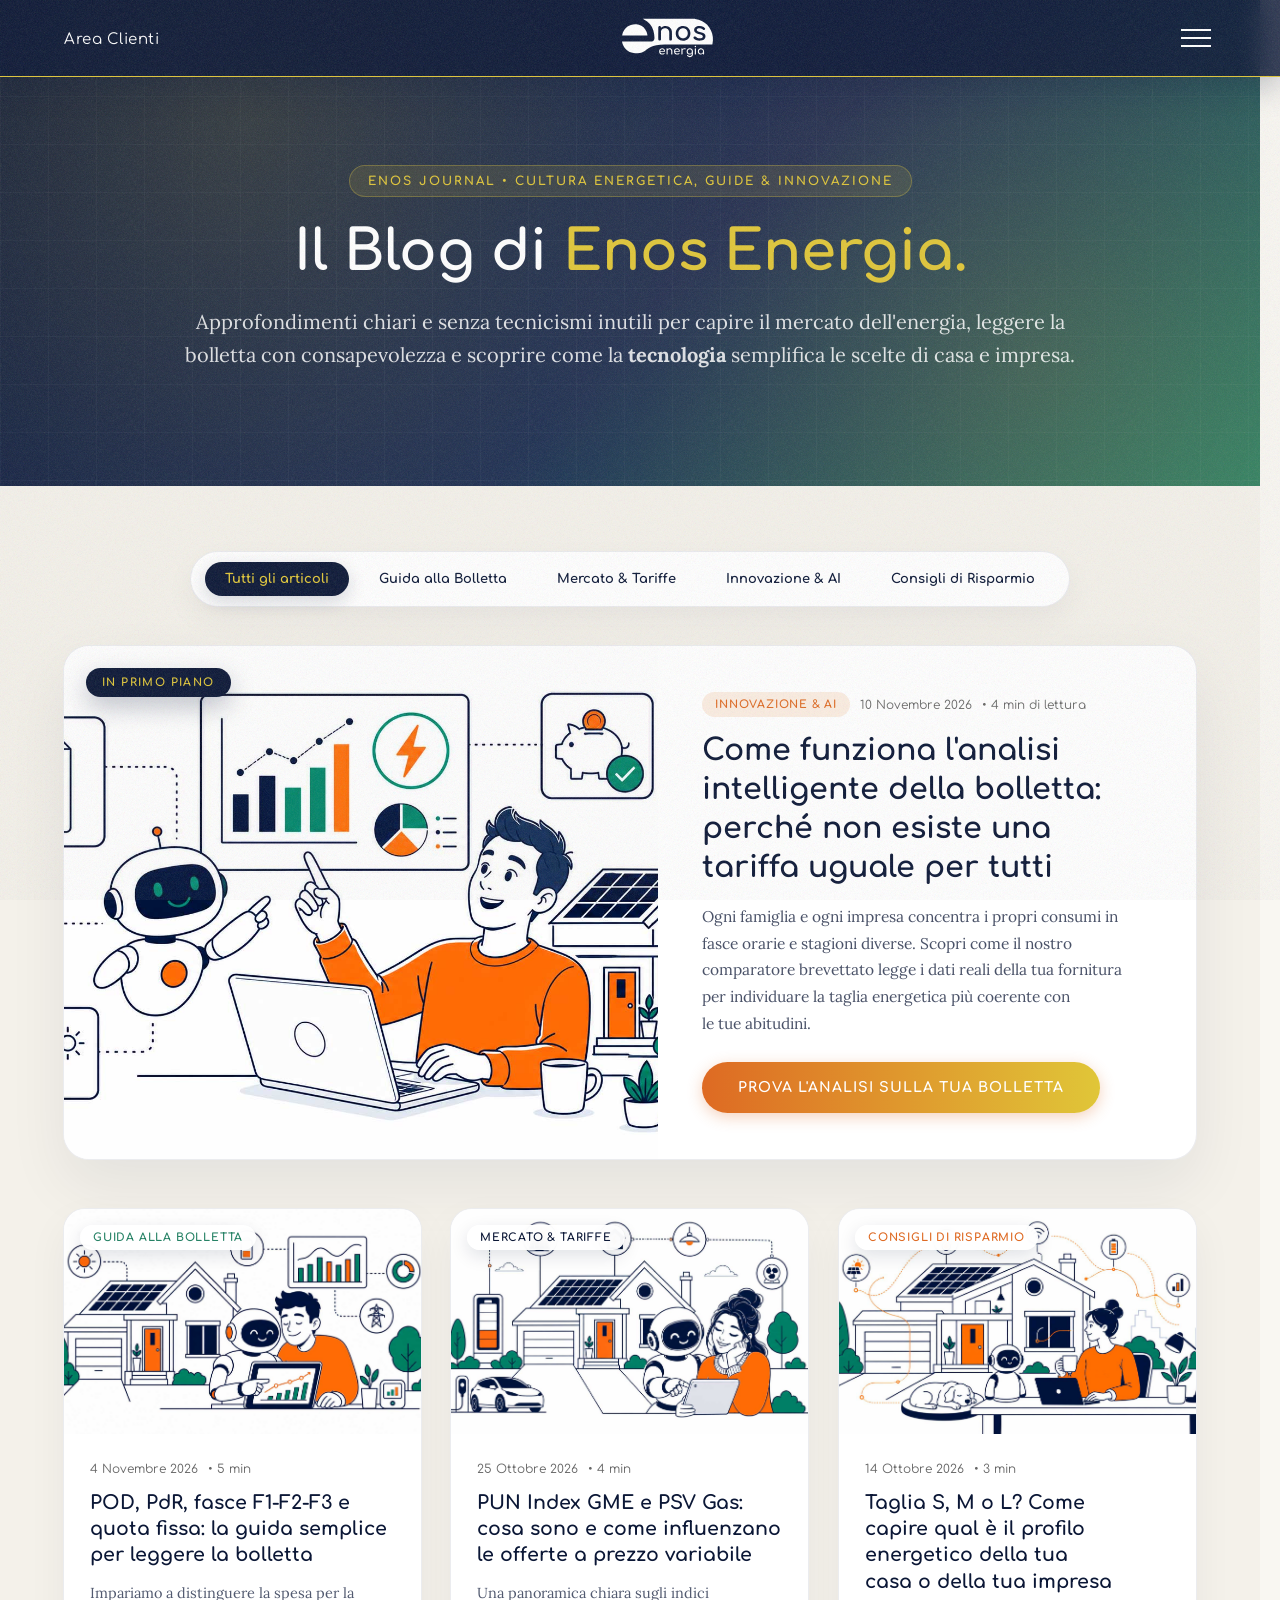
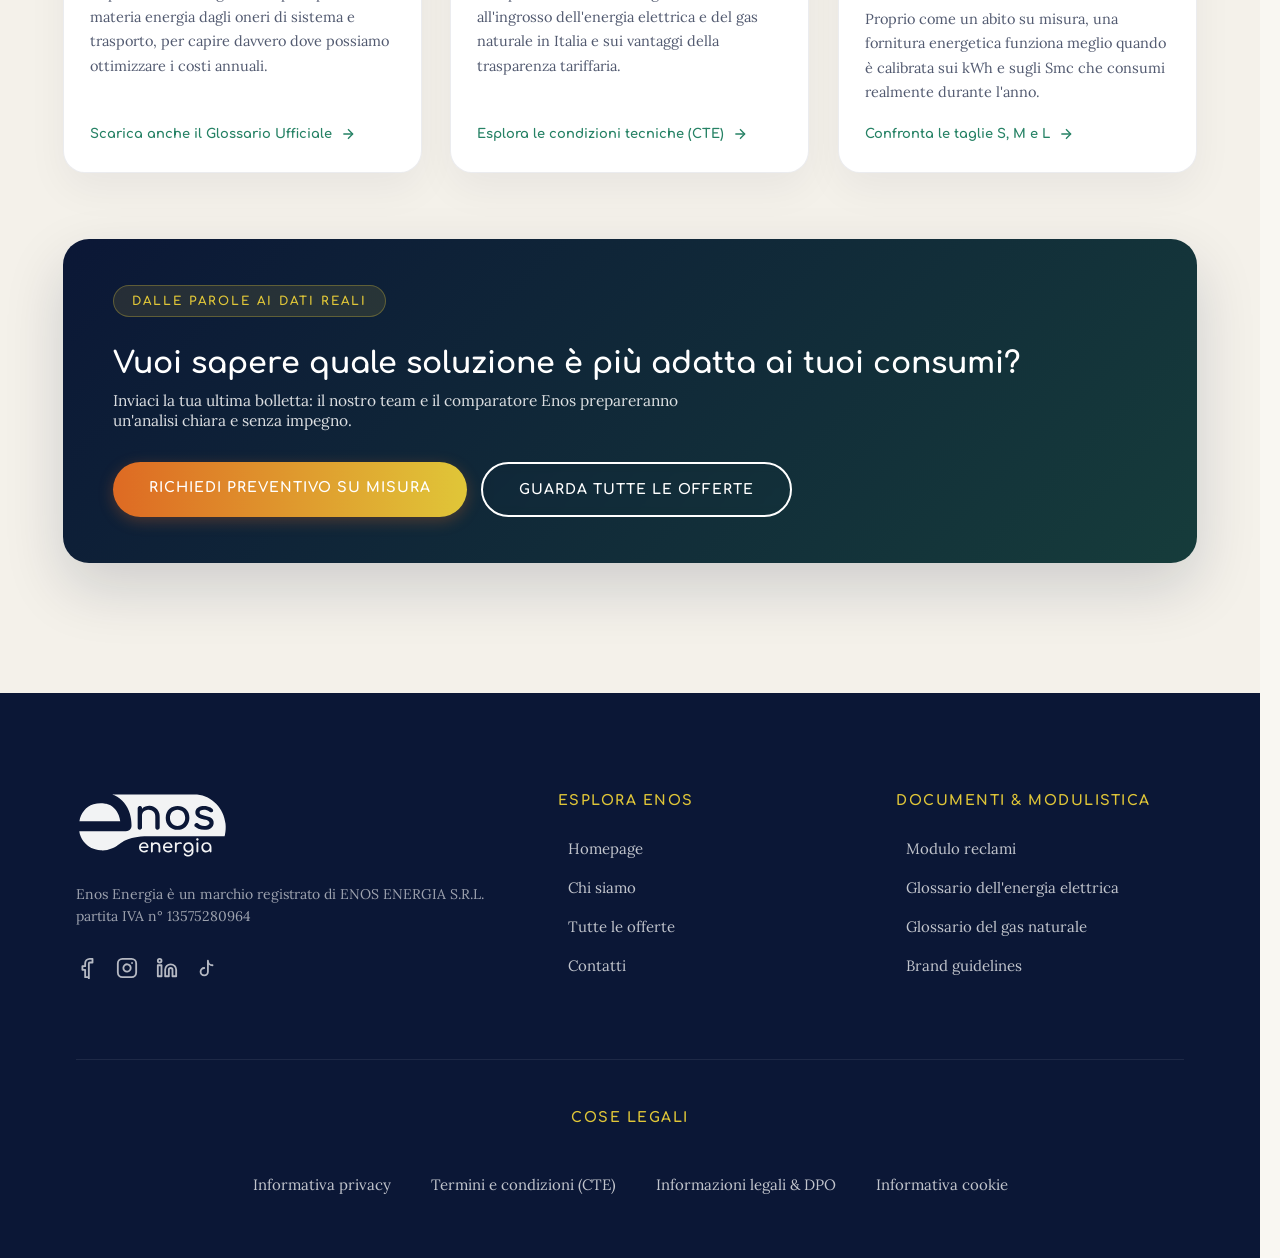
<file: blog.html>
<!DOCTYPE html>
<html lang="it">
<head>
    <meta charset="UTF-8">
    <meta name="viewport" content="width=device-width, initial-scale=1.0">
    <title>Blog &amp; Approfondimenti — Enos Energia | Guide Luce, Gas e Innovazione</title>
    <meta name="description" content="Il blog di Enos Energia: guide pratiche alla lettura della bolletta, novità sul mercato energetico, consigli di risparmio e approfondimenti su tecnologia e intelligenza artificiale.">
    <link rel="preconnect" href="https://fonts.googleapis.com">
    <link rel="preconnect" href="https://fonts.gstatic.com" crossorigin>
    <link href="https://fonts.googleapis.com/css2?family=Comfortaa:wght@400;600;700&family=Lora:ital,wght@0,400;0,500;1,400&display=swap" rel="stylesheet">
    <link rel="stylesheet" href="css/style.css">
</head>
<body>

    <div class="noise-overlay"></div>

    <!-- HEADER GLOBALE E MENU FULLSCREEN INIETTATI DA js/main.js -->
    <div id="header-placeholder"></div>

    <!-- =====================================================================
         1. HERO BANNER BLOG (STILE COMPACT COERENTE CON IL SITO)
         ===================================================================== -->
    <section class="blog-hero-banner">
        <div class="cte-hero-inner">
            <span class="cte-eyebrow">ENOS JOURNAL &bull; CULTURA ENERGETICA, GUIDE &amp; INNOVAZIONE</span>
            <h1>Il Blog di <span>Enos&nbsp;Energia.</span></h1>
            <p>
                Approfondimenti chiari e senza tecnicismi inutili per capire il mercato dell'energia, leggere la bolletta con consapevolezza e scoprire come la <strong>tecnologia</strong> semplifica le scelte di casa e&nbsp;impresa.
            </p>
        </div>
    </section>

    <!-- =====================================================================
         2. CONTENUTO PRINCIPALE BLOG: FILTRI, ARTICOLO IN EVIDENZA & GRIGLIA
         ===================================================================== -->
    <main class="blog-page-wrapper">

        <!-- BARRA CATEGORIE BLOG -->
        <section class="blog-filter-bar reveal-item" aria-label="Filtra articoli per categoria">
            <div class="blog-category-pills" role="tablist">
                <button type="button" class="blog-cat-pill active" data-blog-filter="all">Tutti gli articoli</button>
                <button type="button" class="blog-cat-pill" data-blog-filter="bolletta">Guida alla Bolletta</button>
                <button type="button" class="blog-cat-pill" data-blog-filter="mercato">Mercato &amp; Tariffe</button>
                <button type="button" class="blog-cat-pill" data-blog-filter="innovazione">Innovazione &amp; AI</button>
                <button type="button" class="blog-cat-pill" data-blog-filter="risparmio">Consigli di Risparmio</button>
            </div>
        </section>

        <!-- ARTICOLO IN EVIDENZA (FEATURED POST BENTO) -->
        <section class="blog-featured-section reveal-item" aria-label="Articolo in primo piano">
            <article class="blog-featured-card" data-blog-category="innovazione">
                <div class="featured-img-col">
                    <img src="img/A.jpg" alt="Come funziona il comparatore brevettato Enos Energia" loading="lazy">
                    <span class="featured-ribbon">IN PRIMO PIANO</span>
                </div>
                <div class="featured-content-col">
                    <div class="post-meta-row">
                        <span class="post-cat-badge orange">Innovazione &amp; AI</span>
                        <time datetime="2026-11-10">10 Novembre 2026</time>
                        <span>&bull; 4 min di lettura</span>
                    </div>
                    <h2>Come funziona l'analisi intelligente della bolletta: perché non esiste una tariffa uguale per&nbsp;tutti</h2>
                    <p>
                        Ogni famiglia e ogni impresa concentra i propri consumi in fasce orarie e stagioni diverse. Scopri come il nostro comparatore brevettato legge i dati reali della tua fornitura per individuare la taglia energetica più coerente con le tue&nbsp;abitudini.
                    </p>
                    <div class="featured-footer">
                        <a href="contatti.html?motivo=preventivo" class="btn-cta btn-solid">Prova l'analisi sulla tua bolletta</a>
                    </div>
                </div>
            </article>
        </section>

        <!-- GRIGLIA ARTICOLI DEL BLOG (TEMPLATE MODULARE PRONTO PER FUTURI ARTICOLI) -->
        <section class="blog-grid-section" aria-label="Ultimi articoli pubblicati">
            <div class="blog-cards-grid" id="blog-posts-grid">

                <!-- ARTICOLO 1 -->
                <article class="blog-post-card reveal-item" data-blog-category="bolletta">
                    <div class="post-card-image">
                        <img src="img/B.jpg" alt="Guida alla lettura della bolletta Luce e Gas" loading="lazy">
                        <span class="post-cat-badge green">Guida alla Bolletta</span>
                    </div>
                    <div class="post-card-body">
                        <div class="post-meta-row">
                            <time datetime="2026-11-04">4 Novembre 2026</time>
                            <span>&bull; 5 min</span>
                        </div>
                        <h3>POD, PdR, fasce F1-F2-F3 e quota fissa: la guida semplice per leggere la&nbsp;bolletta</h3>
                        <p>
                            Impariamo a distinguere la spesa per la materia energia dagli oneri di sistema e trasporto, per capire davvero dove possiamo ottimizzare i costi&nbsp;annuali.
                        </p>
                        <a href="pdf/GLOSSARIO%20ENERGIA%20ELETTRICA%20ALLEGATO%20A.pdf" target="_blank" class="post-read-link">
                            <span>Scarica anche il Glossario Ufficiale</span>
                            <svg viewBox="0 0 24 24" fill="none" stroke="currentColor" stroke-width="2"><line x1="5" y1="12" x2="19" y2="12"/><polyline points="12 5 19 12 12 19"/></svg>
                        </a>
                    </div>
                </article>

                <!-- ARTICOLO 2 -->
                <article class="blog-post-card reveal-item" data-blog-category="mercato">
                    <div class="post-card-image">
                        <img src="img/C.jpg" alt="PUN e PSV: cosa sono gli indici energetici" loading="lazy">
                        <span class="post-cat-badge navy">Mercato &amp; Tariffe</span>
                    </div>
                    <div class="post-card-body">
                        <div class="post-meta-row">
                            <time datetime="2026-10-25">25 Ottobre 2026</time>
                            <span>&bull; 4 min</span>
                        </div>
                        <h3>PUN Index GME e PSV Gas: cosa sono e come influenzano le offerte a prezzo&nbsp;variabile</h3>
                        <p>
                            Una panoramica chiara sugli indici all'ingrosso dell'energia elettrica e del gas naturale in Italia e sui vantaggi della trasparenza&nbsp;tariffaria.
                        </p>
                        <a href="cte.html" class="post-read-link">
                            <span>Esplora le condizioni tecniche (CTE)</span>
                            <svg viewBox="0 0 24 24" fill="none" stroke="currentColor" stroke-width="2"><line x1="5" y1="12" x2="19" y2="12"/><polyline points="12 5 19 12 12 19"/></svg>
                        </a>
                    </div>
                </article>

                <!-- ARTICOLO 3 -->
                <article class="blog-post-card reveal-item" data-blog-category="risparmio">
                    <div class="post-card-image">
                        <img src="img/D.jpg" alt="Taglie energetiche S, M, L Enos Energia" loading="lazy">
                        <span class="post-cat-badge orange">Consigli di Risparmio</span>
                    </div>
                    <div class="post-card-body">
                        <div class="post-meta-row">
                            <time datetime="2026-10-14">14 Ottobre 2026</time>
                            <span>&bull; 3 min</span>
                        </div>
                        <h3>Taglia S, M o L? Come capire qual è il profilo energetico della tua casa o della tua&nbsp;impresa</h3>
                        <p>
                            Proprio come un abito su misura, una fornitura energetica funziona meglio quando è calibrata sui kWh e sugli Smc che consumi realmente durante&nbsp;l'anno.
                        </p>
                        <a href="cte.html" class="post-read-link">
                            <span>Confronta le taglie S, M e L</span>
                            <svg viewBox="0 0 24 24" fill="none" stroke="currentColor" stroke-width="2"><line x1="5" y1="12" x2="19" y2="12"/><polyline points="12 5 19 12 12 19"/></svg>
                        </a>
                    </div>
                </article>

            </div>
        </section>

        <!-- BANNER CTA FINALE -->
        <section class="blog-cta-banner reveal-item">
            <div class="blog-cta-inner">
                <div>
                    <span class="cte-eyebrow">DALLE PAROLE AI DATI REALI</span>
                    <h2>Vuoi sapere quale soluzione è più adatta ai tuoi&nbsp;consumi?</h2>
                    <p>Inviaci la tua ultima bolletta: il nostro team e il comparatore Enos prepareranno un'analisi chiara e senza&nbsp;impegno.</p>
                </div>
                <div class="blog-cta-actions">
                    <a href="contatti.html?motivo=preventivo" class="btn-cta btn-solid btn-glow">Richiedi preventivo su misura</a>
                    <a href="cte.html" class="btn-cta btn-outline">Guarda tutte le offerte</a>
                </div>
            </div>
        </section>

    </main>

    <!-- FOOTER GLOBALE INIETTATO DA js/main.js -->
    <div id="footer-placeholder"></div>

    <div id="custom-cursor"></div>

    <script src="js/main.js"></script>
</body>
</html>
</file>
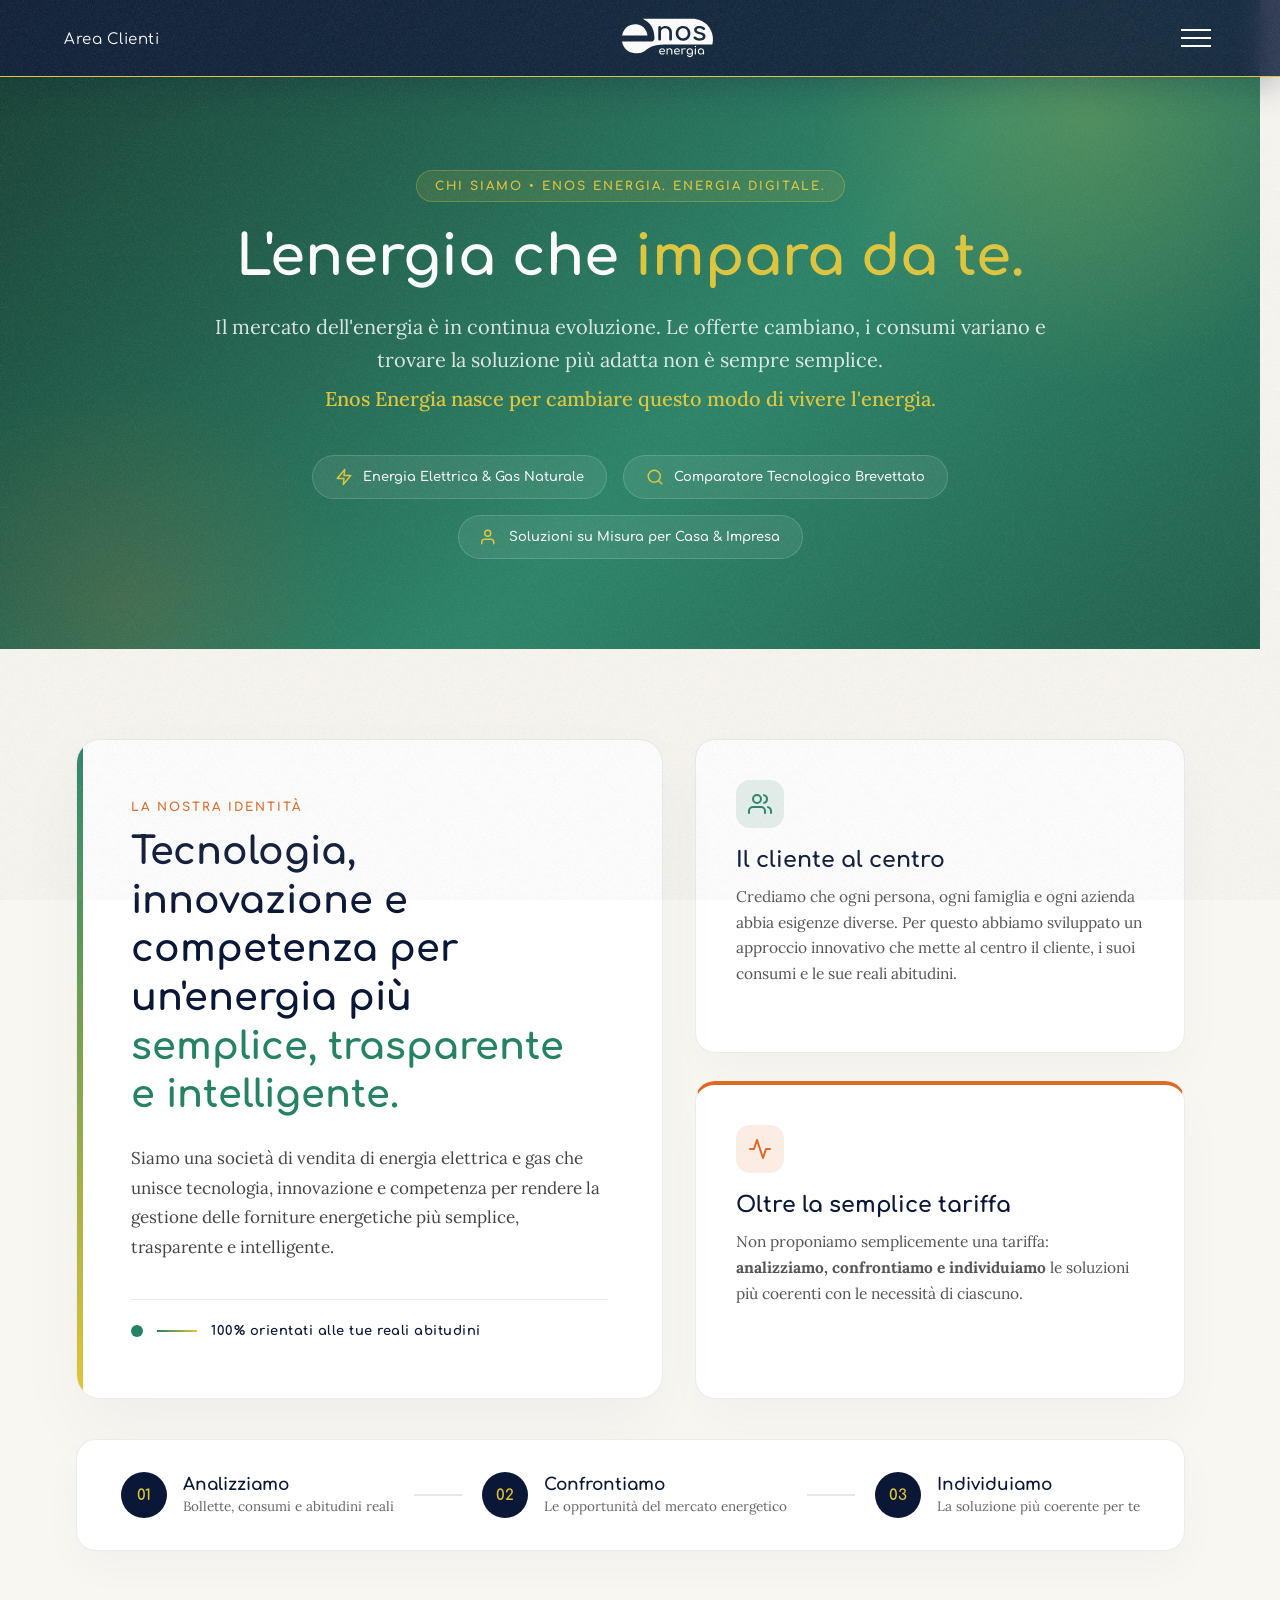
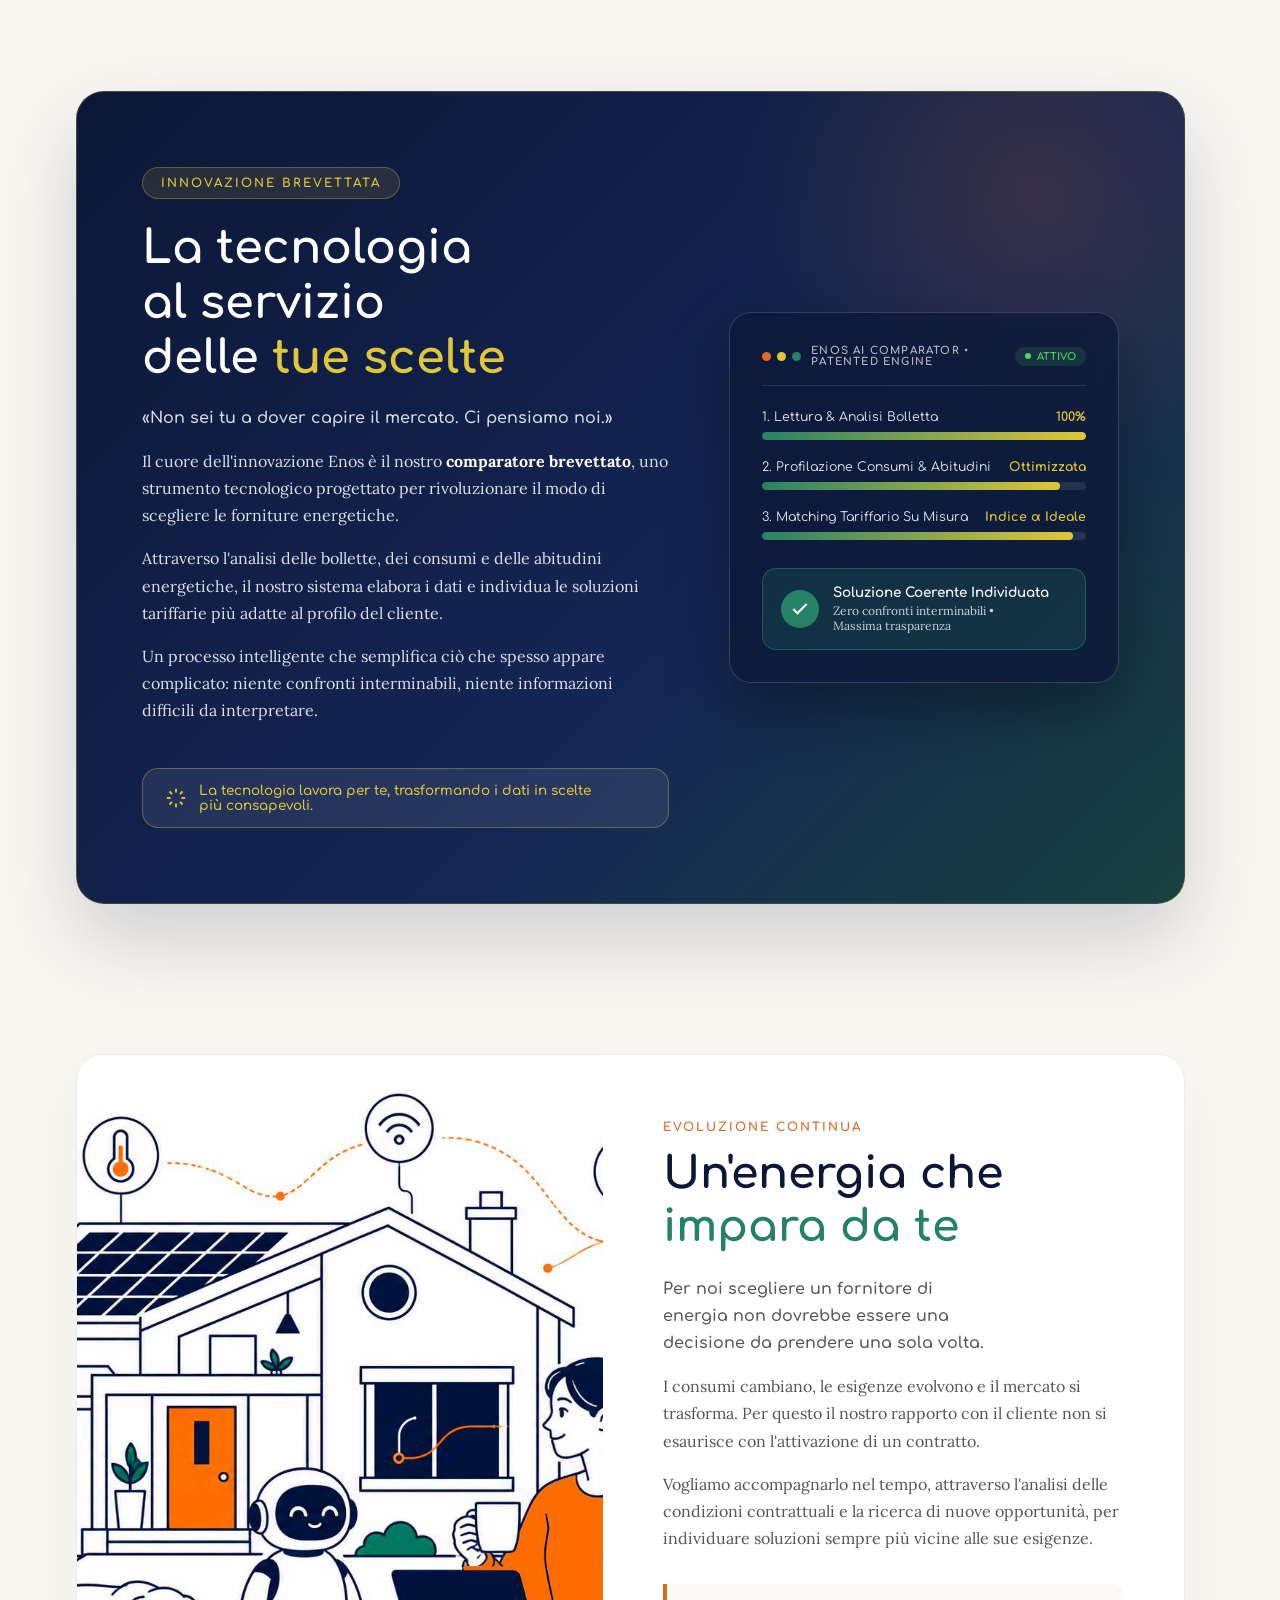
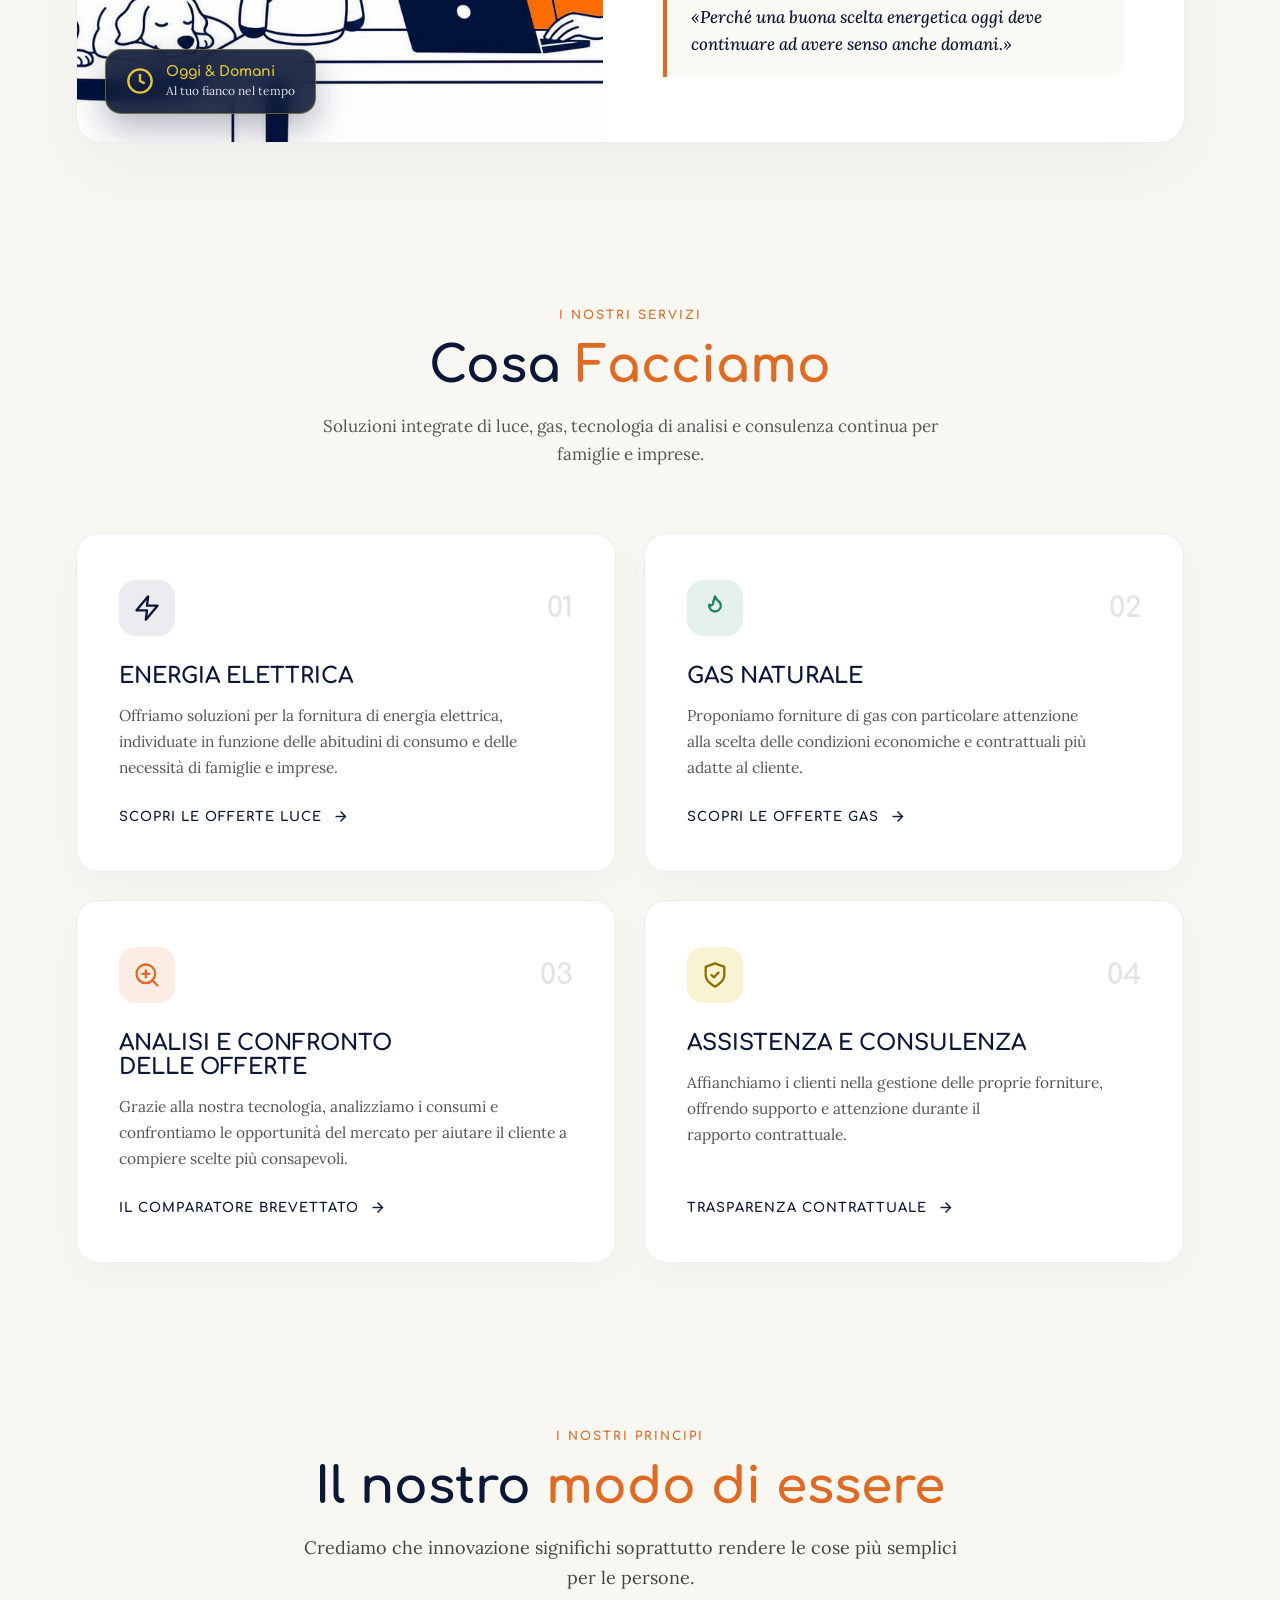
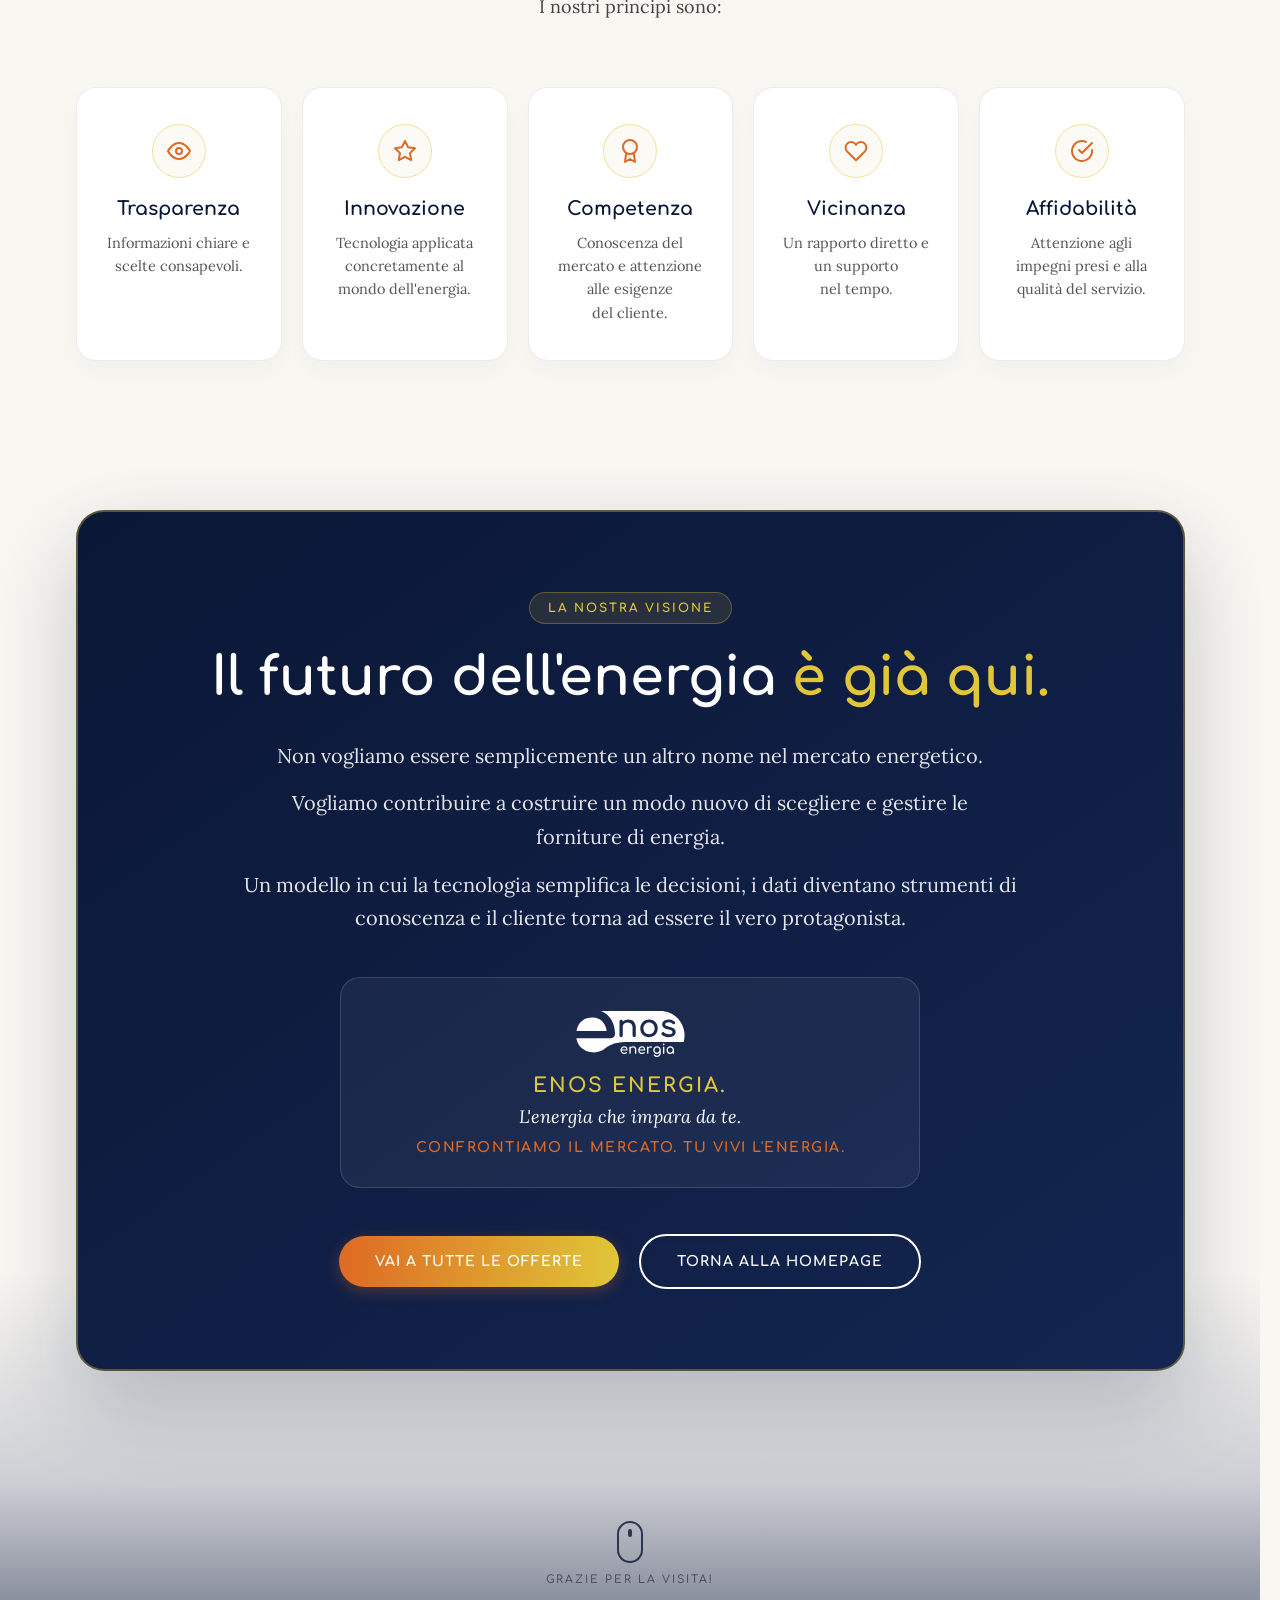
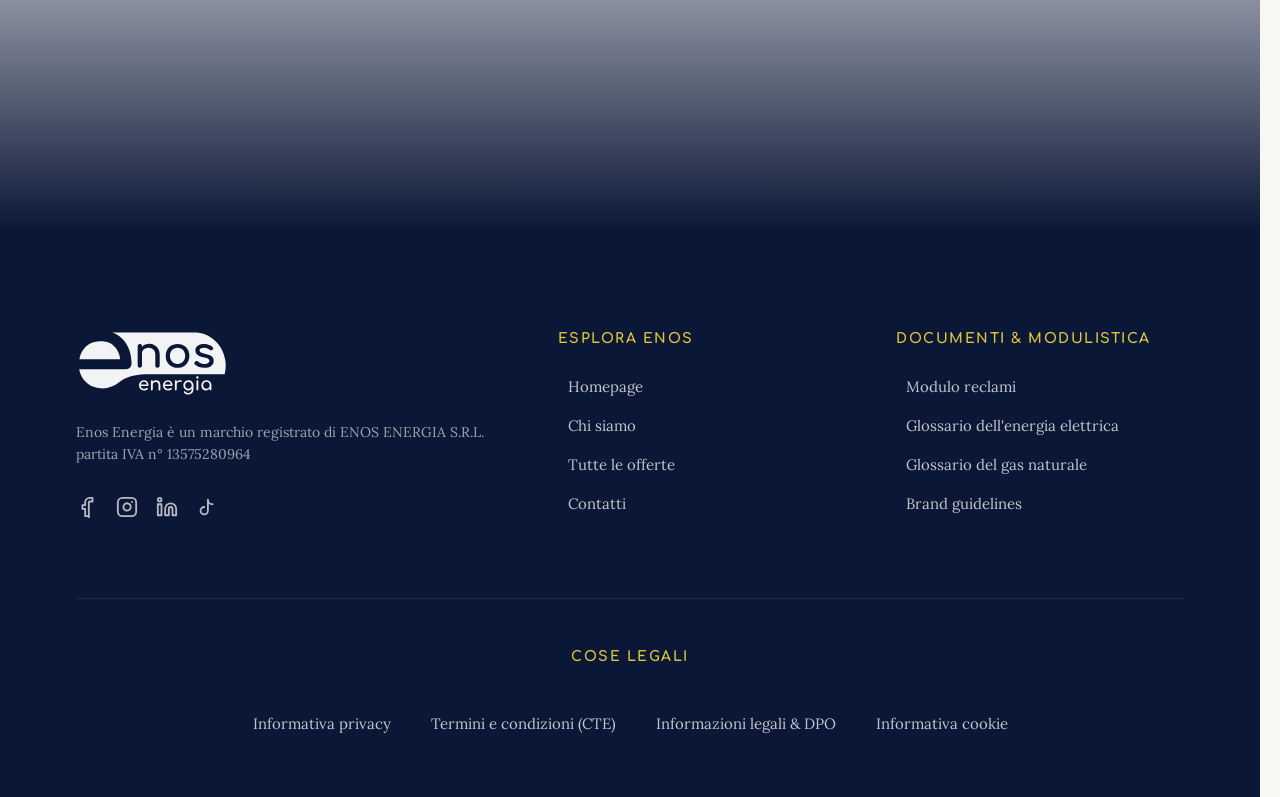
<file: chi-siamo.html>
<!DOCTYPE html>
<html lang="it">
<head>
    <meta charset="UTF-8">
    <meta name="viewport" content="width=device-width, initial-scale=1.0">
    <title>Chi Siamo — Enos Energia | L'energia che impara da te</title>
    <meta name="description" content="Enos Energia: società di vendita di energia elettrica e gas che unisce tecnologia, innovazione e competenza. Scopri il nostro comparatore brevettato e l'energia che impara da te.">
    <link rel="preconnect" href="https://fonts.googleapis.com">
    <link rel="preconnect" href="https://fonts.gstatic.com" crossorigin>
    <link href="https://fonts.googleapis.com/css2?family=Comfortaa:wght@400;600;700&family=Lora:ital,wght@0,400;0,500;1,400&display=swap" rel="stylesheet">
    <link rel="stylesheet" href="css/style.css">
</head>
<body>

    <div class="noise-overlay"></div>

    <!-- HEADER GLOBALE E MENU FULLSCREEN INIETTATI DA js/main.js -->
    <div id="header-placeholder"></div>

    <!-- =====================================================================
         1. HERO BANNER PAGINA CHI SIAMO (STILE CTE COMPACT CON SFONDO DEDICATO)
         ===================================================================== -->
    <section class="about-hero-banner">
        <div class="cte-hero-inner">
            <span class="cte-eyebrow">CHI SIAMO &bull; ENOS ENERGIA. ENERGIA DIGITALE.</span>
            <h1>L'energia che <span>impara da&nbsp;te.</span></h1>
            <p>
                Il mercato dell'energia è in continua evoluzione. Le offerte cambiano, i consumi variano e trovare la soluzione più adatta non è sempre&nbsp;semplice.<br>
                <strong>Enos Energia nasce per cambiare questo modo di vivere&nbsp;l'energia.</strong>
            </p>

            <div class="golden-rules-bar">
                <div class="rule-pill">
                    <svg viewBox="0 0 24 24" fill="none" stroke="currentColor" stroke-width="2" stroke-linecap="round" stroke-linejoin="round"><polygon points="13 2 3 14 12 14 11 22 21 10 12 10 13 2"/></svg>
                    <span>Energia Elettrica &amp; Gas&nbsp;Naturale</span>
                </div>
                <div class="rule-pill">
                    <svg viewBox="0 0 24 24" fill="none" stroke="currentColor" stroke-width="2" stroke-linecap="round" stroke-linejoin="round"><circle cx="11" cy="11" r="8"/><line x1="21" y1="21" x2="16.65" y2="16.65"/></svg>
                    <span>Comparatore Tecnologico&nbsp;Brevettato</span>
                </div>
                <div class="rule-pill">
                    <svg viewBox="0 0 24 24" fill="none" stroke="currentColor" stroke-width="2" stroke-linecap="round" stroke-linejoin="round"><path d="M17 21v-2a4 4 0 0 0-4-4H5a4 4 0 0 0-4 4v2"/><circle cx="9" cy="7" r="4"/></svg>
                    <span>Soluzioni su Misura per Casa&nbsp;&amp;&nbsp;Impresa</span>
                </div>
            </div>
        </div>
    </section>

    <!-- =====================================================================
         2. SEZIONE IDENTITÀ & APPROCCIO CLIENTE-CENTRICO
         ===================================================================== -->
    <section class="about-identity-section">
        <div class="about-container">
            <div class="identity-grid reveal-item">
                <!-- Colonna Manifesto Principale -->
                <div class="identity-main-card">
                    <span class="section-kicker">LA NOSTRA IDENTITÀ</span>
                    <h2>Tecnologia, innovazione e competenza per un'energia più <span>semplice, trasparente e&nbsp;intelligente.</span></h2>
                    <p class="identity-lead-p">
                        Siamo una società di vendita di energia elettrica e gas che unisce tecnologia, innovazione e competenza per rendere la gestione delle forniture energetiche più semplice, trasparente e&nbsp;intelligente.
                    </p>
                    <div class="identity-pulse-line" aria-hidden="true">
                        <span class="pulse-dot"></span>
                        <span class="pulse-bar"></span>
                        <span class="pulse-label">100% orientati alle tue reali&nbsp;abitudini</span>
                    </div>
                </div>

                <!-- Colonna Doppia Card Approccio -->
                <div class="identity-side-stack">
                    <div class="identity-sub-card">
                        <div class="sub-card-icon">
                            <svg viewBox="0 0 24 24" fill="none" stroke="currentColor" stroke-width="2" stroke-linecap="round" stroke-linejoin="round"><path d="M17 21v-2a4 4 0 0 0-4-4H5a4 4 0 0 0-4 4v2"/><circle cx="9" cy="7" r="4"/><path d="M23 21v-2a4 4 0 0 0-3-3.87"/><path d="M16 3.13a4 4 0 0 1 0 7.75"/></svg>
                        </div>
                        <h3>Il cliente al&nbsp;centro</h3>
                        <p>
                            Crediamo che ogni persona, ogni famiglia e ogni azienda abbia esigenze diverse. Per questo abbiamo sviluppato un approccio innovativo che mette al centro il cliente, i suoi consumi e le sue reali&nbsp;abitudini.
                        </p>
                    </div>

                    <div class="identity-sub-card accent-border">
                        <div class="sub-card-icon orange">
                            <svg viewBox="0 0 24 24" fill="none" stroke="currentColor" stroke-width="2" stroke-linecap="round" stroke-linejoin="round"><polyline points="22 12 18 12 15 21 9 3 6 12 2 12"/></svg>
                        </div>
                        <h3>Oltre la semplice&nbsp;tariffa</h3>
                        <p>
                            Non proponiamo semplicemente una tariffa: <strong>analizziamo, confrontiamo e individuiamo</strong> le soluzioni più coerenti con le necessità di&nbsp;ciascuno.
                        </p>
                    </div>
                </div>
            </div>

            <!-- Barra Animata dei 3 Step Metodologici -->
            <div class="method-steps-bar reveal-item">
                <div class="step-node">
                    <span class="step-num">01</span>
                    <div class="step-info">
                        <strong>Analizziamo</strong>
                        <span>Bollette, consumi e abitudini&nbsp;reali</span>
                    </div>
                </div>
                <div class="step-connector" aria-hidden="true"><div class="step-signal"></div></div>
                <div class="step-node">
                    <span class="step-num">02</span>
                    <div class="step-info">
                        <strong>Confrontiamo</strong>
                        <span>Le opportunità del mercato&nbsp;energetico</span>
                    </div>
                </div>
                <div class="step-connector" aria-hidden="true"><div class="step-signal delay-1"></div></div>
                <div class="step-node">
                    <span class="step-num">03</span>
                    <div class="step-info">
                        <strong>Individuiamo</strong>
                        <span>La soluzione più coerente per&nbsp;te</span>
                    </div>
                </div>
            </div>
        </div>
    </section>

    <!-- =====================================================================
         3. LA TECNOLOGIA AL SERVIZIO DELLE TUE SCELTE (COMPARATORE BREVETTATO)
         ===================================================================== -->
    <section id="tecnologia" class="about-tech-section">
        <div class="about-container">
            <div class="tech-showcase-box reveal-item">
                <div class="tech-ambient-glow" aria-hidden="true"></div>

                <div class="tech-content-col">
                    <span class="cte-eyebrow">INNOVAZIONE BREVETTATA</span>
                    <h2>La tecnologia al servizio delle <span>tue&nbsp;scelte</span></h2>
                    <p class="tech-highlight-claim">
                        «Non sei tu a dover capire il mercato. Ci pensiamo&nbsp;noi.»
                    </p>
                    <p>
                        Il cuore dell'innovazione Enos è il nostro <strong>comparatore brevettato</strong>, uno strumento tecnologico progettato per rivoluzionare il modo di scegliere le forniture&nbsp;energetiche.
                    </p>
                    <p>
                        Attraverso l'analisi delle bollette, dei consumi e delle abitudini energetiche, il nostro sistema elabora i dati e individua le soluzioni tariffarie più adatte al profilo del&nbsp;cliente.
                    </p>
                    <p>
                        Un processo intelligente che semplifica ciò che spesso appare complicato: niente confronti interminabili, niente informazioni difficili da&nbsp;interpretare.
                    </p>
                    <div class="tech-bottom-pill">
                        <svg viewBox="0 0 24 24" fill="none" stroke="currentColor" stroke-width="2"><path d="M12 2v4M12 18v4M4.93 4.93l2.83 2.83M16.24 16.24l2.83 2.83M2 12h4M18 12h4M4.93 19.07l2.83-2.83M16.24 7.76l2.83-2.83"/></svg>
                        <span>La tecnologia lavora per te, trasformando i dati in scelte più&nbsp;consapevoli.</span>
                    </div>
                </div>

                <!-- Visual Animato: Simulazione Live del Comparatore Brevettato Enos -->
                <div class="tech-visual-col" aria-label="Rappresentazione grafica del comparatore brevettato Enos">
                    <div class="comparator-widget">
                        <div class="scanner-beam"></div>

                        <div class="widget-header">
                            <div class="widget-dots">
                                <span></span><span></span><span></span>
                            </div>
                            <span class="widget-title">ENOS AI COMPARATOR &bull; PATENTED ENGINE</span>
                            <span class="widget-status-live"><i class="live-dot"></i> ATTIVO</span>
                        </div>

                        <div class="widget-body">
                            <div class="scan-metric-row">
                                <div class="metric-label">
                                    <span>1. Lettura &amp; Analisi&nbsp;Bolletta</span>
                                    <strong>100%</strong>
                                </div>
                                <div class="metric-bar-track">
                                    <div class="metric-bar-fill fill-1"></div>
                                </div>
                            </div>

                            <div class="scan-metric-row">
                                <div class="metric-label">
                                    <span>2. Profilazione Consumi &amp;&nbsp;Abitudini</span>
                                    <strong>Ottimizzata</strong>
                                </div>
                                <div class="metric-bar-track">
                                    <div class="metric-bar-fill fill-2"></div>
                                </div>
                            </div>

                            <div class="scan-metric-row">
                                <div class="metric-label">
                                    <span>3. Matching Tariffario Su&nbsp;Misura</span>
                                    <strong>Indice &alpha;&nbsp;Ideale</strong>
                                </div>
                                <div class="metric-bar-track">
                                    <div class="metric-bar-fill fill-3"></div>
                                </div>
                            </div>

                            <div class="widget-result-card">
                                <div class="result-icon">
                                    <svg viewBox="0 0 24 24" fill="none" stroke="currentColor" stroke-width="2.5"><polyline points="20 6 9 17 4 12"/></svg>
                                </div>
                                <div class="result-text">
                                    <strong>Soluzione Coerente&nbsp;Individuata</strong>
                                    <span>Zero confronti interminabili &bull; Massima&nbsp;trasparenza</span>
                                </div>
                            </div>
                        </div>
                    </div>
                </div>
            </div>
        </div>
    </section>

    <!-- =====================================================================
         4. SEZIONE EVOLUTIVA: "UN'ENERGIA CHE IMPARA DA TE"
         ===================================================================== -->
    <section class="about-learning-section">
        <div class="about-container">
            <div class="learning-bento-split reveal-item">
                <div class="learning-image-col">
                    <div class="learning-img-frame">
                        <img src="img/D.jpg" alt="Un'energia che impara da te nel tempo" loading="lazy">
                        <div class="floating-time-badge">
                            <svg viewBox="0 0 24 24" fill="none" stroke="currentColor" stroke-width="2"><circle cx="12" cy="12" r="10"/><polyline points="12 6 12 12 16 14"/></svg>
                            <div>
                                <strong>Oggi &amp; Domani</strong>
                                <span>Al tuo fianco nel&nbsp;tempo</span>
                            </div>
                        </div>
                    </div>
                </div>

                <div class="learning-text-col">
                    <span class="section-kicker">EVOLUZIONE CONTINUA</span>
                    <h2>Un'energia che <span>impara da&nbsp;te</span></h2>

                    <p class="learning-highlight">
                        Per noi scegliere un fornitore di energia non dovrebbe essere una decisione da prendere una sola&nbsp;volta.
                    </p>

                    <p>
                        I consumi cambiano, le esigenze evolvono e il mercato si trasforma. Per questo il nostro rapporto con il cliente non si esaurisce con l'attivazione di un&nbsp;contratto.
                    </p>

                    <p>
                        Vogliamo accompagnarlo nel tempo, attraverso l'analisi delle condizioni contrattuali e la ricerca di nuove opportunità, per individuare soluzioni sempre più vicine alle sue&nbsp;esigenze.
                    </p>

                    <blockquote class="learning-quote-box">
                        «Perché una buona scelta energetica oggi deve continuare ad avere senso anche&nbsp;domani.»
                    </blockquote>
                </div>
            </div>
        </div>
    </section>

    <!-- =====================================================================
         5. SEZIONE "COSA FACCIAMO" (4 PILASTRI BENTO GRID)
         ===================================================================== -->
    <section class="about-services-section">
        <div class="about-container">
            <div class="about-section-header reveal-item">
                <span class="section-kicker">I NOSTRI SERVIZI</span>
                <h2>Cosa <span>Facciamo</span></h2>
                <p>Soluzioni integrate di luce, gas, tecnologia di analisi e consulenza continua per famiglie e&nbsp;imprese.</p>
            </div>

            <div class="about-services-grid">
                <!-- 1. ENERGIA ELETTRICA -->
                <article class="service-bento-card reveal-item">
                    <div class="service-card-top">
                        <div class="service-icon-box navy">
                            <svg viewBox="0 0 24 24" fill="none" stroke="currentColor" stroke-width="2" stroke-linecap="round" stroke-linejoin="round"><polygon points="13 2 3 14 12 14 11 22 21 10 12 10 13 2"/></svg>
                        </div>
                        <span class="service-number">01</span>
                    </div>
                    <h3>ENERGIA ELETTRICA</h3>
                    <p>
                        Offriamo soluzioni per la fornitura di energia elettrica, individuate in funzione delle abitudini di consumo e delle necessità di famiglie e&nbsp;imprese.
                    </p>
                    <a href="cte.html#luce" class="service-card-link">
                        <span>Scopri le offerte&nbsp;Luce</span>
                        <svg viewBox="0 0 24 24" fill="none" stroke="currentColor" stroke-width="2"><line x1="5" y1="12" x2="19" y2="12"/><polyline points="12 5 19 12 12 19"/></svg>
                    </a>
                </article>

                <!-- 2. GAS NATURALE -->
                <article class="service-bento-card reveal-item">
                    <div class="service-card-top">
                        <div class="service-icon-box green">
                            <svg viewBox="0 0 24 24" fill="none" stroke="currentColor" stroke-width="2" stroke-linecap="round" stroke-linejoin="round"><path d="M12 2c1 3 2.5 3.5 3.5 4.5A5 5 0 0 1 17 10a5 5 0 1 1-10 0c0-.3 0-.6.1-.9a2 2 0 0 0 3.3-2C11 5.5 12 2 12 2z"/></svg>
                        </div>
                        <span class="service-number">02</span>
                    </div>
                    <h3>GAS NATURALE</h3>
                    <p>
                        Proponiamo forniture di gas con particolare attenzione alla scelta delle condizioni economiche e contrattuali più adatte al&nbsp;cliente.
                    </p>
                    <a href="cte.html#gas" class="service-card-link">
                        <span>Scopri le offerte&nbsp;Gas</span>
                        <svg viewBox="0 0 24 24" fill="none" stroke="currentColor" stroke-width="2"><line x1="5" y1="12" x2="19" y2="12"/><polyline points="12 5 19 12 12 19"/></svg>
                    </a>
                </article>

                <!-- 3. ANALISI E CONFRONTO DELLE OFFERTE -->
                <article class="service-bento-card reveal-item">
                    <div class="service-card-top">
                        <div class="service-icon-box orange">
                            <svg viewBox="0 0 24 24" fill="none" stroke="currentColor" stroke-width="2" stroke-linecap="round" stroke-linejoin="round"><circle cx="11" cy="11" r="8"/><line x1="21" y1="21" x2="16.65" y2="16.65"/><line x1="11" y1="8" x2="11" y2="14"/><line x1="8" y1="11" x2="14" y2="11"/></svg>
                        </div>
                        <span class="service-number">03</span>
                    </div>
                    <h3>ANALISI E CONFRONTO DELLE&nbsp;OFFERTE</h3>
                    <p>
                        Grazie alla nostra tecnologia, analizziamo i consumi e confrontiamo le opportunità del mercato per aiutare il cliente a compiere scelte più&nbsp;consapevoli.
                    </p>
                    <a href="#tecnologia" class="service-card-link">
                        <span>Il comparatore&nbsp;brevettato</span>
                        <svg viewBox="0 0 24 24" fill="none" stroke="currentColor" stroke-width="2"><line x1="5" y1="12" x2="19" y2="12"/><polyline points="12 5 19 12 12 19"/></svg>
                    </a>
                </article>

                <!-- 4. ASSISTENZA E CONSULENZA -->
                <article class="service-bento-card reveal-item">
                    <div class="service-card-top">
                        <div class="service-icon-box gold">
                            <svg viewBox="0 0 24 24" fill="none" stroke="currentColor" stroke-width="2" stroke-linecap="round" stroke-linejoin="round"><path d="M12 22s8-4 8-10V5l-8-3-8 3v7c0 6 8 10 8 10z"/><path d="M9 12l2 2 4-4"/></svg>
                        </div>
                        <span class="service-number">04</span>
                    </div>
                    <h3>ASSISTENZA E&nbsp;CONSULENZA</h3>
                    <p>
                        Affianchiamo i clienti nella gestione delle proprie forniture, offrendo supporto e attenzione durante il rapporto&nbsp;contrattuale.
                    </p>
                    <a href="cte.html" class="service-card-link">
                        <span>Trasparenza&nbsp;contrattuale</span>
                        <svg viewBox="0 0 24 24" fill="none" stroke="currentColor" stroke-width="2"><line x1="5" y1="12" x2="19" y2="12"/><polyline points="12 5 19 12 12 19"/></svg>
                    </a>
                </article>
            </div>
        </div>
    </section>

    <!-- =====================================================================
         6. SEZIONE "IL NOSTRO MODO DI ESSERE" (I 5 PRINCIPI)
         ===================================================================== -->
    <section class="about-values-section">
        <div class="about-container">
            <div class="about-section-header reveal-item">
                <span class="section-kicker">I NOSTRI PRINCIPI</span>
                <h2>Il nostro <span>modo di&nbsp;essere</span></h2>
                <p class="values-intro-p">
                    Crediamo che innovazione significhi soprattutto rendere le cose più semplici per le&nbsp;persone.<br>
                    I nostri principi&nbsp;sono:
                </p>
            </div>

            <div class="values-cards-grid reveal-item">
                <!-- 1. Trasparenza -->
                <div class="value-card">
                    <div class="value-icon">
                        <svg viewBox="0 0 24 24" fill="none" stroke="currentColor" stroke-width="2" stroke-linecap="round" stroke-linejoin="round"><path d="M1 12s4-8 11-8 11 8 11 8-4 8-11 8-11-8-11-8z"/><circle cx="12" cy="12" r="3"/></svg>
                    </div>
                    <h3>Trasparenza</h3>
                    <p>Informazioni chiare e scelte&nbsp;consapevoli.</p>
                </div>

                <!-- 2. Innovazione -->
                <div class="value-card">
                    <div class="value-icon">
                        <svg viewBox="0 0 24 24" fill="none" stroke="currentColor" stroke-width="2" stroke-linecap="round" stroke-linejoin="round"><polygon points="12 2 15.09 8.26 22 9.27 17 14.14 18.18 21.02 12 17.77 5.82 21.02 7 14.14 2 9.27 8.91 8.26 12 2"/></svg>
                    </div>
                    <h3>Innovazione</h3>
                    <p>Tecnologia applicata concretamente al mondo&nbsp;dell'energia.</p>
                </div>

                <!-- 3. Competenza -->
                <div class="value-card">
                    <div class="value-icon">
                        <svg viewBox="0 0 24 24" fill="none" stroke="currentColor" stroke-width="2" stroke-linecap="round" stroke-linejoin="round"><circle cx="12" cy="8" r="7"/><polyline points="8.21 13.89 7 23 12 20 17 23 15.79 13.88"/></svg>
                    </div>
                    <h3>Competenza</h3>
                    <p>Conoscenza del mercato e attenzione alle esigenze del&nbsp;cliente.</p>
                </div>

                <!-- 4. Vicinanza -->
                <div class="value-card">
                    <div class="value-icon">
                        <svg viewBox="0 0 24 24" fill="none" stroke="currentColor" stroke-width="2" stroke-linecap="round" stroke-linejoin="round"><path d="M20.84 4.61a5.5 5.5 0 0 0-7.78 0L12 5.67l-1.06-1.06a5.5 5.5 0 0 0-7.78 7.78l1.06 1.06L12 21.23l7.78-7.78 1.06-1.06a5.5 5.5 0 0 0 0-7.78z"/></svg>
                    </div>
                    <h3>Vicinanza</h3>
                    <p>Un rapporto diretto e un supporto nel&nbsp;tempo.</p>
                </div>

                <!-- 5. Affidabilità -->
                <div class="value-card">
                    <div class="value-icon">
                        <svg viewBox="0 0 24 24" fill="none" stroke="currentColor" stroke-width="2" stroke-linecap="round" stroke-linejoin="round"><path d="M22 11.08V12a10 10 0 1 1-5.93-9.14"/><polyline points="22 4 12 14.01 9 11.01"/></svg>
                    </div>
                    <h3>Affidabilità</h3>
                    <p>Attenzione agli impegni presi e alla qualità del&nbsp;servizio.</p>
                </div>
            </div>
        </div>
    </section>

    <!-- =====================================================================
         7. MANIFESTO FINALE: "IL FUTURO DELL'ENERGIA È GIÀ QUI."
         ===================================================================== -->
    <section class="about-future-section">
        <div class="fade-bg-bottom"></div>

        <div class="about-container">
            <div class="future-manifesto-card reveal-item">
                <span class="cte-eyebrow">LA NOSTRA VISIONE</span>
                <h2>Il futuro dell'energia <span>è già&nbsp;qui.</span></h2>

                <div class="future-manifesto-body">
                    <p>Non vogliamo essere semplicemente un altro nome nel mercato&nbsp;energetico.</p>
                    <p>Vogliamo contribuire a costruire un modo nuovo di scegliere e gestire le forniture di&nbsp;energia.</p>
                    <p>Un modello in cui la tecnologia semplifica le decisioni, i dati diventano strumenti di conoscenza e il cliente torna ad essere il vero&nbsp;protagonista.</p>
                </div>

                <div class="future-signature-block">
                    <img src="img/logo_enos_white.svg" alt="Enos Energia" class="future-signature-logo">
                    <div class="signature-brand-title">ENOS&nbsp;ENERGIA.</div>
                    <div class="signature-payoff">L'energia che impara da&nbsp;te.</div>
                    <div class="signature-claim">Confrontiamo il mercato. Tu vivi&nbsp;l'energia.</div>
                </div>

                <div class="hero-cta-group">
                    <a href="cte.html" class="btn-cta btn-solid btn-glow">Vai a tutte le offerte</a>
                    <a href="index.html" class="btn-cta btn-outline">Torna alla Homepage</a>
                </div>
            </div>
        </div>

        <div class="pre-footer">
            <div class="scroll-indicator-wrapper">
                <div class="scroll-mouse">
                    <div class="scroll-wheel"></div>
                </div>
                <span class="scroll-text">Grazie per la visita!</span>
            </div>
        </div>
    </section>

    <!-- FOOTER GLOBALE INIETTATO DA js/main.js -->
    <div id="footer-placeholder"></div>

    <!-- CUSTOM CURSOR -->
    <div id="custom-cursor"></div>

    <!-- SCRIPT MODULARE PRINCIPALE -->
    <script src="js/main.js"></script>
</body>
</html>
</file>
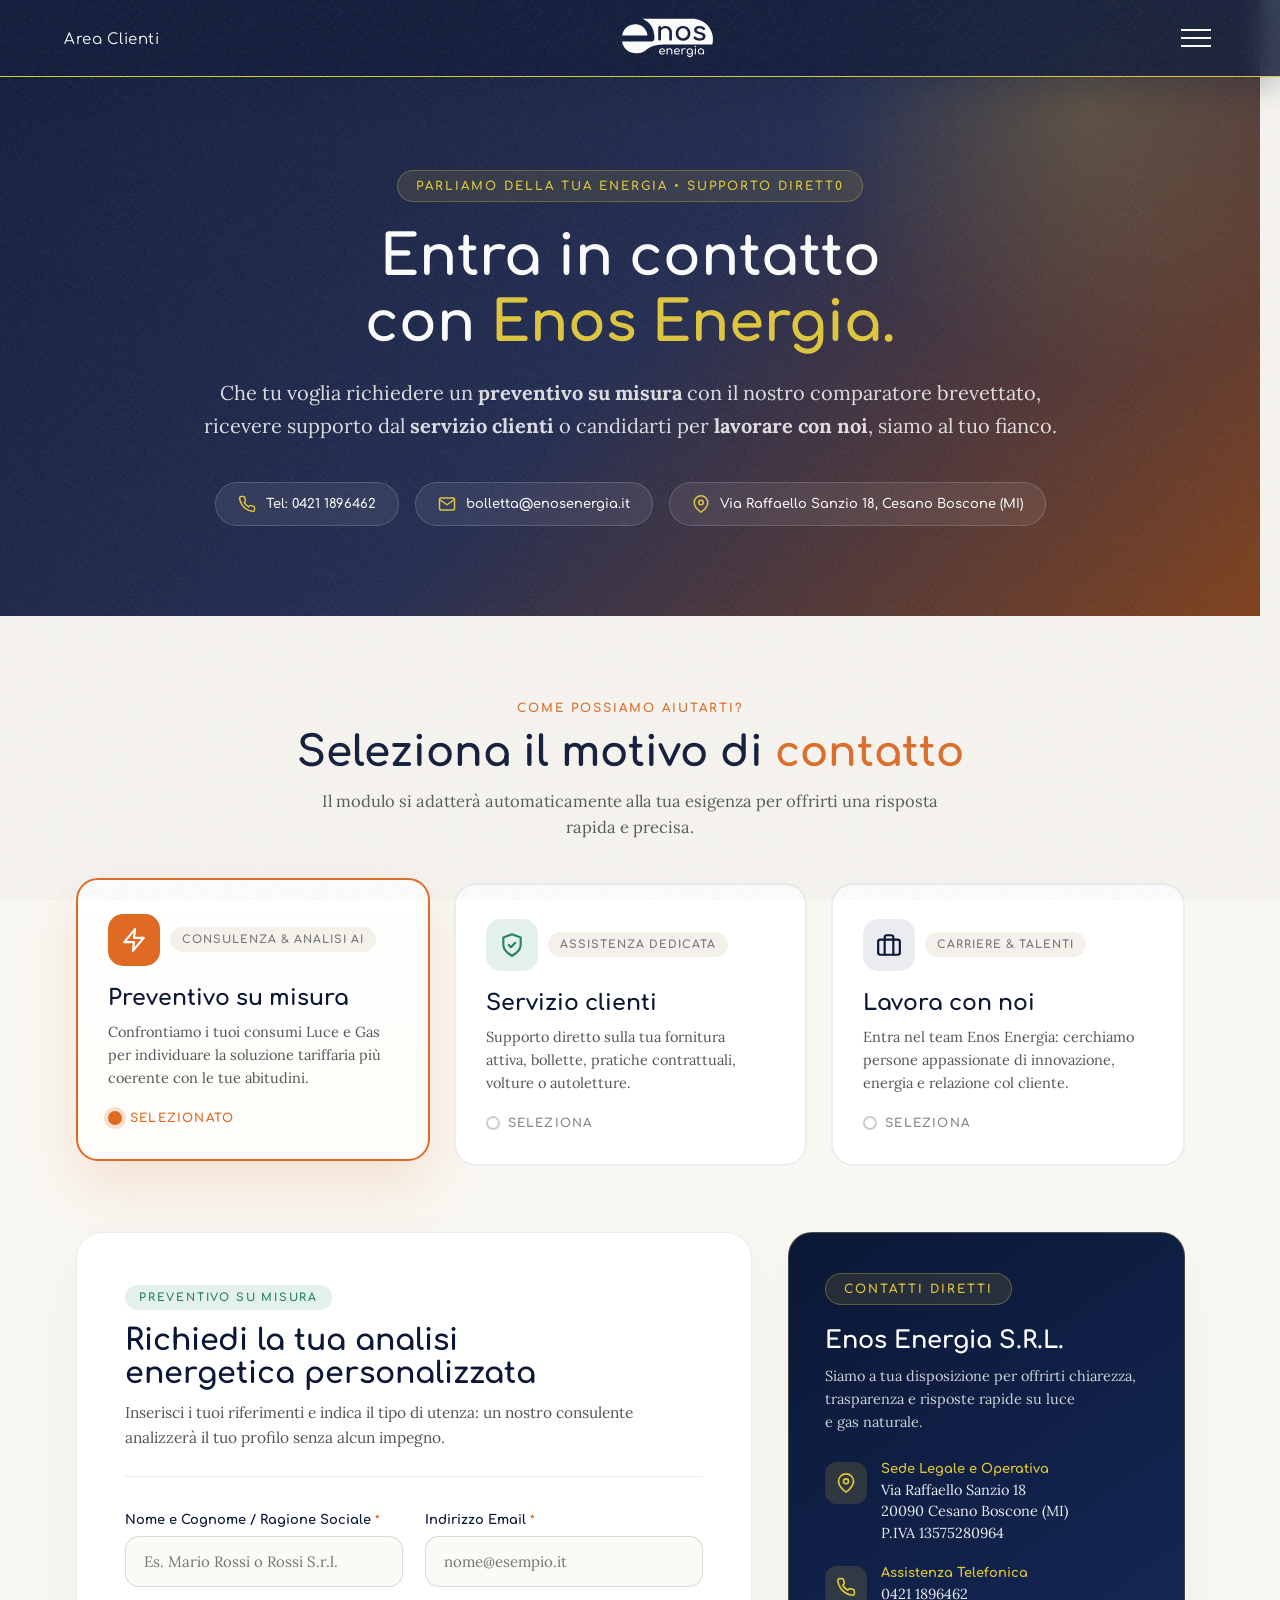
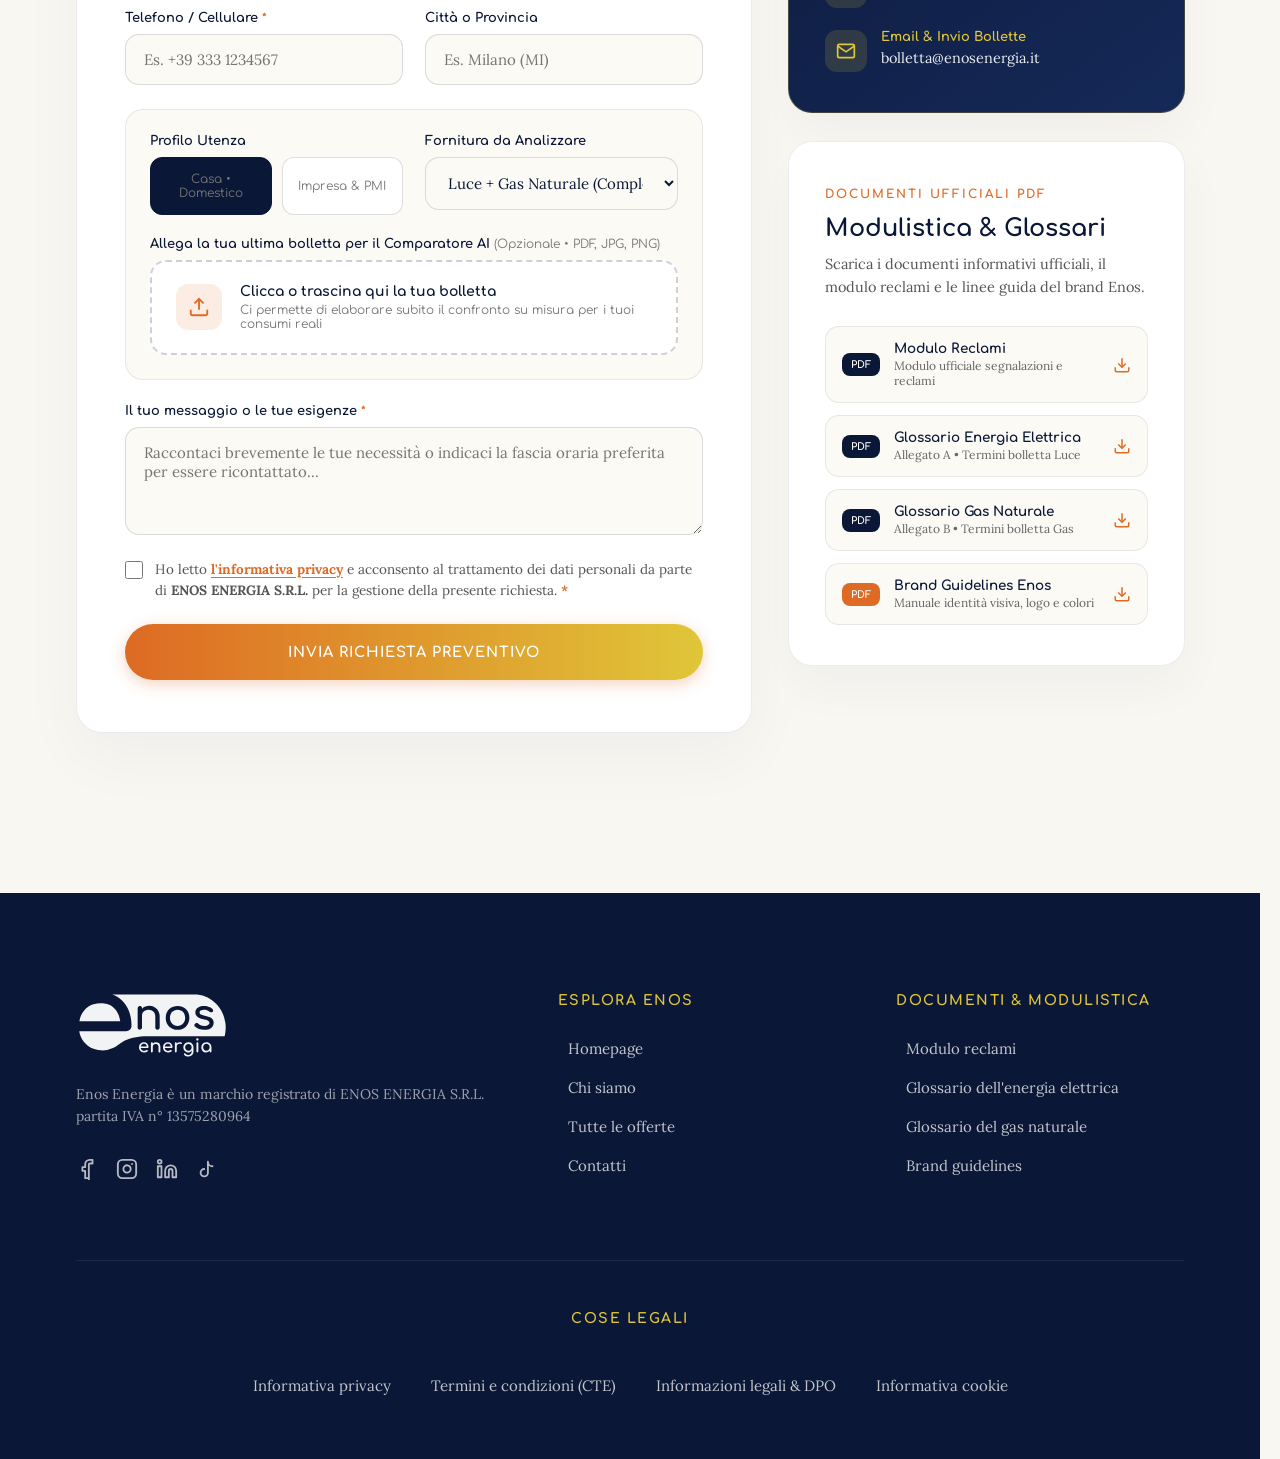
<file: contatti.html>
<!DOCTYPE html>
<html lang="it">
<head>
    <meta charset="UTF-8">
    <meta name="viewport" content="width=device-width, initial-scale=1.0">
    <title>Contatti — Enos Energia | Preventivo, Assistenza &amp; Lavora con noi</title>
    <meta name="description" content="Contatta Enos Energia: richiedi un preventivo su misura Luce e Gas, parla con il Servizio Clienti o invia la tua candidatura nella sezione Lavora con noi.">
    <link rel="preconnect" href="https://fonts.googleapis.com">
    <link rel="preconnect" href="https://fonts.gstatic.com" crossorigin>
    <link href="https://fonts.googleapis.com/css2?family=Comfortaa:wght@400;600;700&family=Lora:ital,wght@0,400;0,500;1,400&display=swap" rel="stylesheet">
    <link rel="stylesheet" href="css/style.css">
</head>
<body>

    <div class="noise-overlay"></div>

    <!-- HEADER GLOBALE E MENU FULLSCREEN INIETTATI DA js/main.js -->
    <div id="header-placeholder"></div>

    <!-- =====================================================================
         1. HERO BANNER CONTATTI (STILE COMPACT CON SFONDO DEDICATO)
         ===================================================================== -->
    <section class="contact-hero-banner">
        <div class="cte-hero-inner">
            <span class="cte-eyebrow">PARLIAMO DELLA TUA ENERGIA &bull; SUPPORTO DIRETT0</span>
            <h1>Entra in contatto con <span>Enos&nbsp;Energia.</span></h1>
            <p>
                Che tu voglia richiedere un <strong>preventivo su misura</strong> con il nostro comparatore brevettato, ricevere supporto dal <strong>servizio clienti</strong> o candidarti per <strong>lavorare con noi</strong>, siamo al tuo&nbsp;fianco.
            </p>

            <div class="golden-rules-bar">
                <a href="tel:04211896462" class="rule-pill rule-pill-link">
                    <svg viewBox="0 0 24 24" fill="none" stroke="currentColor" stroke-width="2" stroke-linecap="round" stroke-linejoin="round"><path d="M22 16.92v3a2 2 0 0 1-2.18 2 19.79 19.79 0 0 1-8.63-3.07 19.5 19.5 0 0 1-6-6 19.79 19.79 0 0 1-3.07-8.67A2 2 0 0 1 4.11 2h3a2 2 0 0 1 2 1.72 12.84 12.84 0 0 0 .7 2.81 2 2 0 0 1-.45 2.11L8.09 9.91a16 16 0 0 0 6 6l1.27-1.27a2 2 0 0 1 2.11-.45 12.84 12.84 0 0 0 2.81.7A2 2 0 0 1 22 16.92z"/></svg>
                    <span>Tel: 0421&nbsp;1896462</span>
                </a>
                <a href="mailto:bolletta@enosenergia.it" class="rule-pill rule-pill-link">
                    <svg viewBox="0 0 24 24" fill="none" stroke="currentColor" stroke-width="2" stroke-linecap="round" stroke-linejoin="round"><path d="M4 4h16c1.1 0 2 .9 2 2v12c0 1.1-.9 2-2 2H4c-1.1 0-2-.9-2-2V6c0-1.1.9-2 2-2z"/><polyline points="22,6 12,13 2,6"/></svg>
                    <span>bolletta@enosenergia.it</span>
                </a>
                <div class="rule-pill">
                    <svg viewBox="0 0 24 24" fill="none" stroke="currentColor" stroke-width="2" stroke-linecap="round" stroke-linejoin="round"><path d="M21 10c0 7-9 13-9 13s-9-6-9-13a9 9 0 0 1 18 0z"/><circle cx="12" cy="10" r="3"/></svg>
                    <span>Via Raffaello Sanzio 18, Cesano Boscone&nbsp;(MI)</span>
                </div>
            </div>
        </div>
    </section>

    <!-- =====================================================================
         2. SEZIONE PRINCIPALE CONTATTI: SELETTORE MOTIVO + FORM DINAMICO
         ===================================================================== -->
    <main class="contact-page-wrapper">

        <!-- SELETTORE A 3 CARD DEL MOTIVO DI CONTATTO -->
        <section class="contact-reasons-section reveal-item" aria-label="Scegli il motivo di contatto">
            <div class="contact-reasons-header">
                <span class="section-kicker">COME POSSIAMO AIUTARTI?</span>
                <h2>Seleziona il motivo di&nbsp;<span>contatto</span></h2>
                <p>Il modulo si adatterà automaticamente alla tua esigenza per offrirti una risposta rapida e&nbsp;precisa.</p>
            </div>

            <div class="reason-cards-grid" role="tablist">
                <!-- 1. Preventivo su misura -->
                <button type="button" class="reason-selector-card active" data-reason="preventivo" role="tab" aria-selected="true">
                    <div class="reason-card-top">
                        <div class="reason-icon-wrap orange">
                            <svg viewBox="0 0 24 24" fill="none" stroke="currentColor" stroke-width="2" stroke-linecap="round" stroke-linejoin="round"><polygon points="13 2 3 14 12 14 11 22 21 10 12 10 13 2"/></svg>
                        </div>
                        <span class="reason-step-badge">Consulenza &amp; Analisi AI</span>
                    </div>
                    <h3>Preventivo su&nbsp;misura</h3>
                    <p>Confrontiamo i tuoi consumi Luce e Gas per individuare la soluzione tariffaria più coerente con le tue&nbsp;abitudini.</p>
                    <span class="reason-active-indicator">Selezionato</span>
                </button>

                <!-- 2. Servizio clienti -->
                <button type="button" class="reason-selector-card" data-reason="servizio-clienti" role="tab" aria-selected="false">
                    <div class="reason-card-top">
                        <div class="reason-icon-wrap green">
                            <svg viewBox="0 0 24 24" fill="none" stroke="currentColor" stroke-width="2" stroke-linecap="round" stroke-linejoin="round"><path d="M12 22s8-4 8-10V5l-8-3-8 3v7c0 6 8 10 8 10z"/><path d="M9 12l2 2 4-4"/></svg>
                        </div>
                        <span class="reason-step-badge">Assistenza Dedicata</span>
                    </div>
                    <h3>Servizio&nbsp;clienti</h3>
                    <p>Supporto diretto sulla tua fornitura attiva, bollette, pratiche contrattuali, volture o&nbsp;autoletture.</p>
                    <span class="reason-active-indicator">Seleziona</span>
                </button>

                <!-- 3. Lavora con noi -->
                <button type="button" class="reason-selector-card" data-reason="lavora-con-noi" role="tab" aria-selected="false">
                    <div class="reason-card-top">
                        <div class="reason-icon-wrap navy">
                            <svg viewBox="0 0 24 24" fill="none" stroke="currentColor" stroke-width="2" stroke-linecap="round" stroke-linejoin="round"><rect x="2" y="7" width="20" height="14" rx="2" ry="2"/><path d="M16 21V5a2 2 0 0 0-2-2h-4a2 2 0 0 0-2 2v16"/></svg>
                        </div>
                        <span class="reason-step-badge">Carriere &amp; Talenti</span>
                    </div>
                    <h3>Lavora con&nbsp;noi</h3>
                    <p>Entra nel team Enos Energia: cerchiamo persone appassionate di innovazione, energia e relazione col&nbsp;cliente.</p>
                    <span class="reason-active-indicator">Seleziona</span>
                </button>
            </div>
        </section>

        <!-- GRIGLIA FORM INTERATTIVO + SIDEBAR CONTATTI E DOCUMENTI -->
        <section class="contact-main-grid reveal-item">

            <!-- COLONNA SINISTRA: FORM DINAMICO -->
            <div class="contact-form-card">
                <div class="form-card-header">
                    <span class="form-dynamic-badge" id="form-badge-label">PREVENTIVO SU MISURA</span>
                    <h3 id="form-dynamic-title">Richiedi la tua analisi energetica&nbsp;personalizzata</h3>
                    <p id="form-dynamic-subtitle">Inserisci i tuoi riferimenti e indica il tipo di utenza: un nostro consulente analizzerà il tuo profilo senza alcun&nbsp;impegno.</p>
                </div>

                <form id="enos-contact-form" class="enos-form" novalidate>
                    <input type="hidden" id="contact-reason-input" name="motivo" value="Preventivo su misura">

                    <!-- Dati Anagrafici Comuni -->
                    <div class="form-row-2col">
                        <div class="form-group">
                            <label for="field-nome">Nome e Cognome / Ragione Sociale <span class="req">*</span></label>
                            <input type="text" id="field-nome" name="nome" placeholder="Es. Mario Rossi o Rossi S.r.l." required>
                        </div>
                        <div class="form-group">
                            <label for="field-email">Indirizzo Email <span class="req">*</span></label>
                            <input type="email" id="field-email" name="email" placeholder="nome@esempio.it" required>
                        </div>
                    </div>

                    <div class="form-row-2col">
                        <div class="form-group">
                            <label for="field-telefono">Telefono / Cellulare <span class="req">*</span></label>
                            <input type="tel" id="field-telefono" name="telefono" placeholder="Es. +39 333 1234567" required>
                        </div>
                        <div class="form-group">
                            <label for="field-citta">Città o Provincia</label>
                            <input type="text" id="field-citta" name="citta" placeholder="Es. Milano (MI)">
                        </div>
                    </div>

                    <!-- =========================================================
                         PANNELLO DINAMICO 1: PREVENTIVO SU MISURA
                         ========================================================= -->
                    <div class="dynamic-reason-panel is-active" data-panel="preventivo">
                        <div class="form-row-2col">
                            <div class="form-group">
                                <label>Profilo Utenza</label>
                                <div class="pill-radio-group">
                                    <label class="pill-radio active">
                                        <input type="radio" name="profilo_utenza" value="Casa (Domestico)" checked>
                                        <span>Casa &bull; Domestico</span>
                                    </label>
                                    <label class="pill-radio">
                                        <input type="radio" name="profilo_utenza" value="Impresa & PMI">
                                        <span>Impresa &amp; PMI</span>
                                    </label>
                                </div>
                            </div>

                            <div class="form-group">
                                <label for="field-fornitura">Fornitura da Analizzare</label>
                                <select id="field-fornitura" name="fornitura">
                                    <option value="Luce + Gas Naturale">Luce + Gas Naturale (Completo)</option>
                                    <option value="Solo Energia Elettrica (Luce)">Solo Energia Elettrica (Luce)</option>
                                    <option value="Solo Gas Naturale">Solo Gas Naturale</option>
                                </select>
                            </div>
                        </div>

                        <div class="form-group">
                            <label>Allega la tua ultima bolletta per il Comparatore AI <span>(Opzionale &bull; PDF, JPG, PNG)</span></label>
                            <label for="file-bolletta" class="file-dropzone" id="dropzone-bolletta">
                                <input type="file" id="file-bolletta" name="allegato_bolletta" accept=".pdf,.jpg,.jpeg,.png" hidden>
                                <div class="dropzone-icon">
                                    <svg viewBox="0 0 24 24" fill="none" stroke="currentColor" stroke-width="2"><path d="M21 15v4a2 2 0 0 1-2 2H5a2 2 0 0 1-2-2v-4"/><polyline points="17 8 12 3 7 8"/><line x1="12" y1="3" x2="12" y2="15"/></svg>
                                </div>
                                <div class="dropzone-text">
                                    <strong class="file-name-display">Clicca o trascina qui la tua bolletta</strong>
                                    <span>Ci permette di elaborare subito il confronto su misura per i tuoi consumi reali</span>
                                </div>
                            </label>
                        </div>
                    </div>

                    <!-- =========================================================
                         PANNELLO DINAMICO 2: SERVIZIO CLIENTI
                         ========================================================= -->
                    <div class="dynamic-reason-panel" data-panel="servizio-clienti">
                        <div class="form-row-2col">
                            <div class="form-group">
                                <label for="field-argomento-assistenza">Ambito della Richiesta</label>
                                <select id="field-argomento-assistenza" name="argomento_assistenza">
                                    <option value="Informazioni su bolletta e pagamenti">Informazioni su bolletta e pagamenti</option>
                                    <option value="Stato attivazione / Pratica contrattuale">Stato attivazione / Pratica contrattuale</option>
                                    <option value="Voltura, Subentro o Modifica potenza">Voltura, Subentro o Modifica potenza</option>
                                    <option value="Autolettura o Supporto tecnico">Autolettura o Supporto tecnico</option>
                                    <option value="Reclamo o Segnalazione">Reclamo o Segnalazione</option>
                                </select>
                            </div>

                            <div class="form-group">
                                <label for="field-codice-pod">Codice Cliente o POD / PdR <span>(Se disponibile)</span></label>
                                <input type="text" id="field-codice-pod" name="codice_pod_pdr" placeholder="Es. IT001E... oppure 14 cifre PdR">
                            </div>
                        </div>

                        <div class="assistance-notice-box">
                            <svg viewBox="0 0 24 24" fill="none" stroke="currentColor" stroke-width="2"><circle cx="12" cy="12" r="10"/><line x1="12" y1="16" x2="12" y2="12"/><line x1="12" y1="8" x2="12.01" y2="8"/></svg>
                            <div>
                                Devi inviare un reclamo scritto formale? Puoi scaricare direttamente il <a href="pdf/reclami.pdf" target="_blank" download>Modulo Reclami Ufficiale (PDF)</a>.
                            </div>
                        </div>
                    </div>

                    <!-- =========================================================
                         PANNELLO DINAMICO 3: LAVORA CON NOI
                         ========================================================= -->
                    <div class="dynamic-reason-panel" data-panel="lavora-con-noi">
                        <div class="form-row-2col">
                            <div class="form-group">
                                <label for="field-area-carriera">Area di Interesse / Posizione</label>
                                <select id="field-area-carriera" name="area_carriera">
                                    <option value="Consulenza Energetica & Commerciale">Consulenza Energetica &amp; Commerciale</option>
                                    <option value="Customer Care & Gestione Clienti">Customer Care &amp; Gestione Clienti</option>
                                    <option value="Tecnologia, Data Analysis & AI">Tecnologia, Data Analysis &amp; AI</option>
                                    <option value="Back Office & Operations Mercato Energia">Back Office &amp; Operations Mercato Energia</option>
                                    <option value="Candidatura Spontanea">Candidatura Spontanea</option>
                                </select>
                            </div>

                            <div class="form-group">
                                <label for="field-linkedin">Profilo LinkedIn o Portfolio <span>(Opzionale)</span></label>
                                <input type="url" id="field-linkedin" name="linkedin" placeholder="https://linkedin.com/in/...">
                            </div>
                        </div>

                        <div class="form-group">
                            <label>Allega il tuo Curriculum Vitae <span>(PDF, DOC)</span></label>
                            <label for="file-cv" class="file-dropzone" id="dropzone-cv">
                                <input type="file" id="file-cv" name="allegato_cv" accept=".pdf,.doc,.docx" hidden>
                                <div class="dropzone-icon">
                                    <svg viewBox="0 0 24 24" fill="none" stroke="currentColor" stroke-width="2"><path d="M14 2H6a2 2 0 0 0-2 2v16a2 2 0 0 0 2 2h12a2 2 0 0 0 2-2V8z"/><polyline points="14 2 14 8 20 8"/><line x1="16" y1="13" x2="8" y2="13"/><line x1="16" y1="17" x2="8" y2="17"/></svg>
                                </div>
                                <div class="dropzone-text">
                                    <strong class="file-name-display">Clicca o trascina qui il tuo CV aggiornato</strong>
                                    <span>Formato PDF consigliato &bull; Ricorda di includere l'autorizzazione al trattamento dati</span>
                                </div>
                            </label>
                        </div>
                    </div>

                    <!-- Messaggio Comune -->
                    <div class="form-group">
                        <label for="field-messaggio" id="label-messaggio">Il tuo messaggio o le tue esigenze <span class="req">*</span></label>
                        <textarea id="field-messaggio" name="messaggio" rows="4" placeholder="Raccontaci brevemente le tue necessità o indicaci la fascia oraria preferita per essere ricontattato..." required></textarea>
                    </div>

                    <!-- Consenso Privacy -->
                    <label class="privacy-checkbox-row">
                        <input type="checkbox" id="field-privacy" name="privacy" required>
                        <span>Ho letto <a href="privacy.html" target="_blank" class="privacy-inline-link">l'informativa privacy</a> e acconsento al trattamento dei dati personali da parte di <strong>ENOS ENERGIA S.R.L.</strong> per la gestione della presente&nbsp;richiesta. <span class="req">*</span></span>
                    </label>

                    <!-- Errore / Feedback -->
                    <div id="form-feedback-msg" class="form-feedback-msg" aria-live="polite"></div>

                    <!-- Bottone Submit -->
                    <div class="form-submit-row">
                        <button type="submit" class="btn-cta btn-solid btn-glow form-submit-btn">
                            <span id="submit-btn-text">Invia richiesta preventivo</span>
                        </button>
                    </div>
                </form>

                <!-- Stato di Conferma Invio -->
                <div id="form-success-state" class="form-success-state" hidden>
                    <div class="success-check-circle">
                        <svg viewBox="0 0 24 24" fill="none" stroke="currentColor" stroke-width="2.5"><polyline points="20 6 9 17 4 12"/></svg>
                    </div>
                    <h3>Richiesta presa in&nbsp;carico!</h3>
                    <p id="success-summary-text">
                        Grazie per aver contattato <strong>Enos Energia</strong>. Abbiamo preparato il riepilogo della tua richiesta e il nostro team ti risponderà al più&nbsp;presto.
                    </p>
                    <div class="success-actions">
                        <a href="#" id="mailto-fallback-btn" class="btn-cta btn-solid">Invia anche via Client Email</a>
                        <button type="button" id="reset-contact-form-btn" class="btn-cta btn-outline-dark">Nuova richiesta</button>
                    </div>
                </div>
            </div>

            <!-- COLONNA DESTRA: INFO DIRETTE & MODULISTICA UFFICIALE -->
            <aside class="contact-sidebar">
                <div class="sidebar-info-card navy-card">
                    <span class="cte-eyebrow">CONTATTI DIRETTI</span>
                    <h3>Enos Energia S.R.L.</h3>
                    <p>Siamo a tua disposizione per offrirti chiarezza, trasparenza e risposte rapide su luce e gas&nbsp;naturale.</p>

                    <ul class="direct-contact-list">
                        <li>
                            <div class="dc-icon">
                                <svg viewBox="0 0 24 24" fill="none" stroke="currentColor" stroke-width="2"><path d="M21 10c0 7-9 13-9 13s-9-6-9-13a9 9 0 0 1 18 0z"/><circle cx="12" cy="10" r="3"/></svg>
                            </div>
                            <div>
                                <strong>Sede Legale e Operativa</strong>
                                <span>Via Raffaello Sanzio 18<br>20090 Cesano Boscone (MI)<br>P.IVA 13575280964</span>
                            </div>
                        </li>
                        <li>
                            <div class="dc-icon">
                                <svg viewBox="0 0 24 24" fill="none" stroke="currentColor" stroke-width="2"><path d="M22 16.92v3a2 2 0 0 1-2.18 2 19.79 19.79 0 0 1-8.63-3.07 19.5 19.5 0 0 1-6-6 19.79 19.79 0 0 1-3.07-8.67A2 2 0 0 1 4.11 2h3a2 2 0 0 1 2 1.72 12.84 12.84 0 0 0 .7 2.81 2 2 0 0 1-.45 2.11L8.09 9.91a16 16 0 0 0 6 6l1.27-1.27a2 2 0 0 1 2.11-.45 12.84 12.84 0 0 0 2.81.7A2 2 0 0 1 22 16.92z"/></svg>
                            </div>
                            <div>
                                <strong>Assistenza Telefonica</strong>
                                <a href="tel:04211896462">0421 1896462</a>
                            </div>
                        </li>
                        <li>
                            <div class="dc-icon">
                                <svg viewBox="0 0 24 24" fill="none" stroke="currentColor" stroke-width="2"><path d="M4 4h16c1.1 0 2 .9 2 2v12c0 1.1-.9 2-2 2H4c-1.1 0-2-.9-2-2V6c0-1.1.9-2 2-2z"/><polyline points="22,6 12,13 2,6"/></svg>
                            </div>
                            <div>
                                <strong>Email &amp; Invio Bollette</strong>
                                <a href="mailto:bolletta@enosenergia.it">bolletta@enosenergia.it</a>
                            </div>
                        </li>
                    </ul>
                </div>

                <!-- Card Documenti & Modulistica PDF Scaricabile -->
                <div class="sidebar-info-card docs-card">
                    <span class="section-kicker">DOCUMENTI UFFICIALI PDF</span>
                    <h3>Modulistica &amp; Glossari</h3>
                    <p>Scarica i documenti informativi ufficiali, il modulo reclami e le linee guida del brand&nbsp;Enos.</p>

                    <div class="sidebar-pdf-links">
                        <a href="pdf/reclami.pdf" target="_blank" download class="sidebar-pdf-item">
                            <div class="pdf-badge">PDF</div>
                            <div class="pdf-meta">
                                <strong>Modulo Reclami</strong>
                                <span>Modulo ufficiale segnalazioni e reclami</span>
                            </div>
                            <svg viewBox="0 0 24 24" fill="none" stroke="currentColor" stroke-width="2"><path d="M21 15v4a2 2 0 0 1-2 2H5a2 2 0 0 1-2-2v-4"/><polyline points="7 10 12 15 17 10"/><line x1="12" y1="15" x2="12" y2="3"/></svg>
                        </a>

                        <a href="pdf/GLOSSARIO%20ENERGIA%20ELETTRICA%20ALLEGATO%20A.pdf" target="_blank" download class="sidebar-pdf-item">
                            <div class="pdf-badge">PDF</div>
                            <div class="pdf-meta">
                                <strong>Glossario Energia Elettrica</strong>
                                <span>Allegato A &bull; Termini bolletta Luce</span>
                            </div>
                            <svg viewBox="0 0 24 24" fill="none" stroke="currentColor" stroke-width="2"><path d="M21 15v4a2 2 0 0 1-2 2H5a2 2 0 0 1-2-2v-4"/><polyline points="7 10 12 15 17 10"/><line x1="12" y1="15" x2="12" y2="3"/></svg>
                        </a>

                        <a href="pdf/GLOSSARIO%20GAS%20NATURALE%20ALLEGATO%20B.pdf" target="_blank" download class="sidebar-pdf-item">
                            <div class="pdf-badge">PDF</div>
                            <div class="pdf-meta">
                                <strong>Glossario Gas Naturale</strong>
                                <span>Allegato B &bull; Termini bolletta Gas</span>
                            </div>
                            <svg viewBox="0 0 24 24" fill="none" stroke="currentColor" stroke-width="2"><path d="M21 15v4a2 2 0 0 1-2 2H5a2 2 0 0 1-2-2v-4"/><polyline points="7 10 12 15 17 10"/><line x1="12" y1="15" x2="12" y2="3"/></svg>
                        </a>

                        <a href="pdf/ENOS_Brand_Guidelines.pdf" target="_blank" download class="sidebar-pdf-item">
                            <div class="pdf-badge gold">PDF</div>
                            <div class="pdf-meta">
                                <strong>Brand Guidelines Enos</strong>
                                <span>Manuale identità visiva, logo e colori</span>
                            </div>
                            <svg viewBox="0 0 24 24" fill="none" stroke="currentColor" stroke-width="2"><path d="M21 15v4a2 2 0 0 1-2 2H5a2 2 0 0 1-2-2v-4"/><polyline points="7 10 12 15 17 10"/><line x1="12" y1="15" x2="12" y2="3"/></svg>
                        </a>
                    </div>
                </div>
            </aside>

        </section>

    </main>

    <!-- FOOTER GLOBALE INIETTATO DA js/main.js -->
    <div id="footer-placeholder"></div>

    <!-- CUSTOM CURSOR -->
    <div id="custom-cursor"></div>

    <!-- SCRIPT MODULARE PRINCIPALE -->
    <script src="js/main.js"></script>
</body>
</html>
</file>
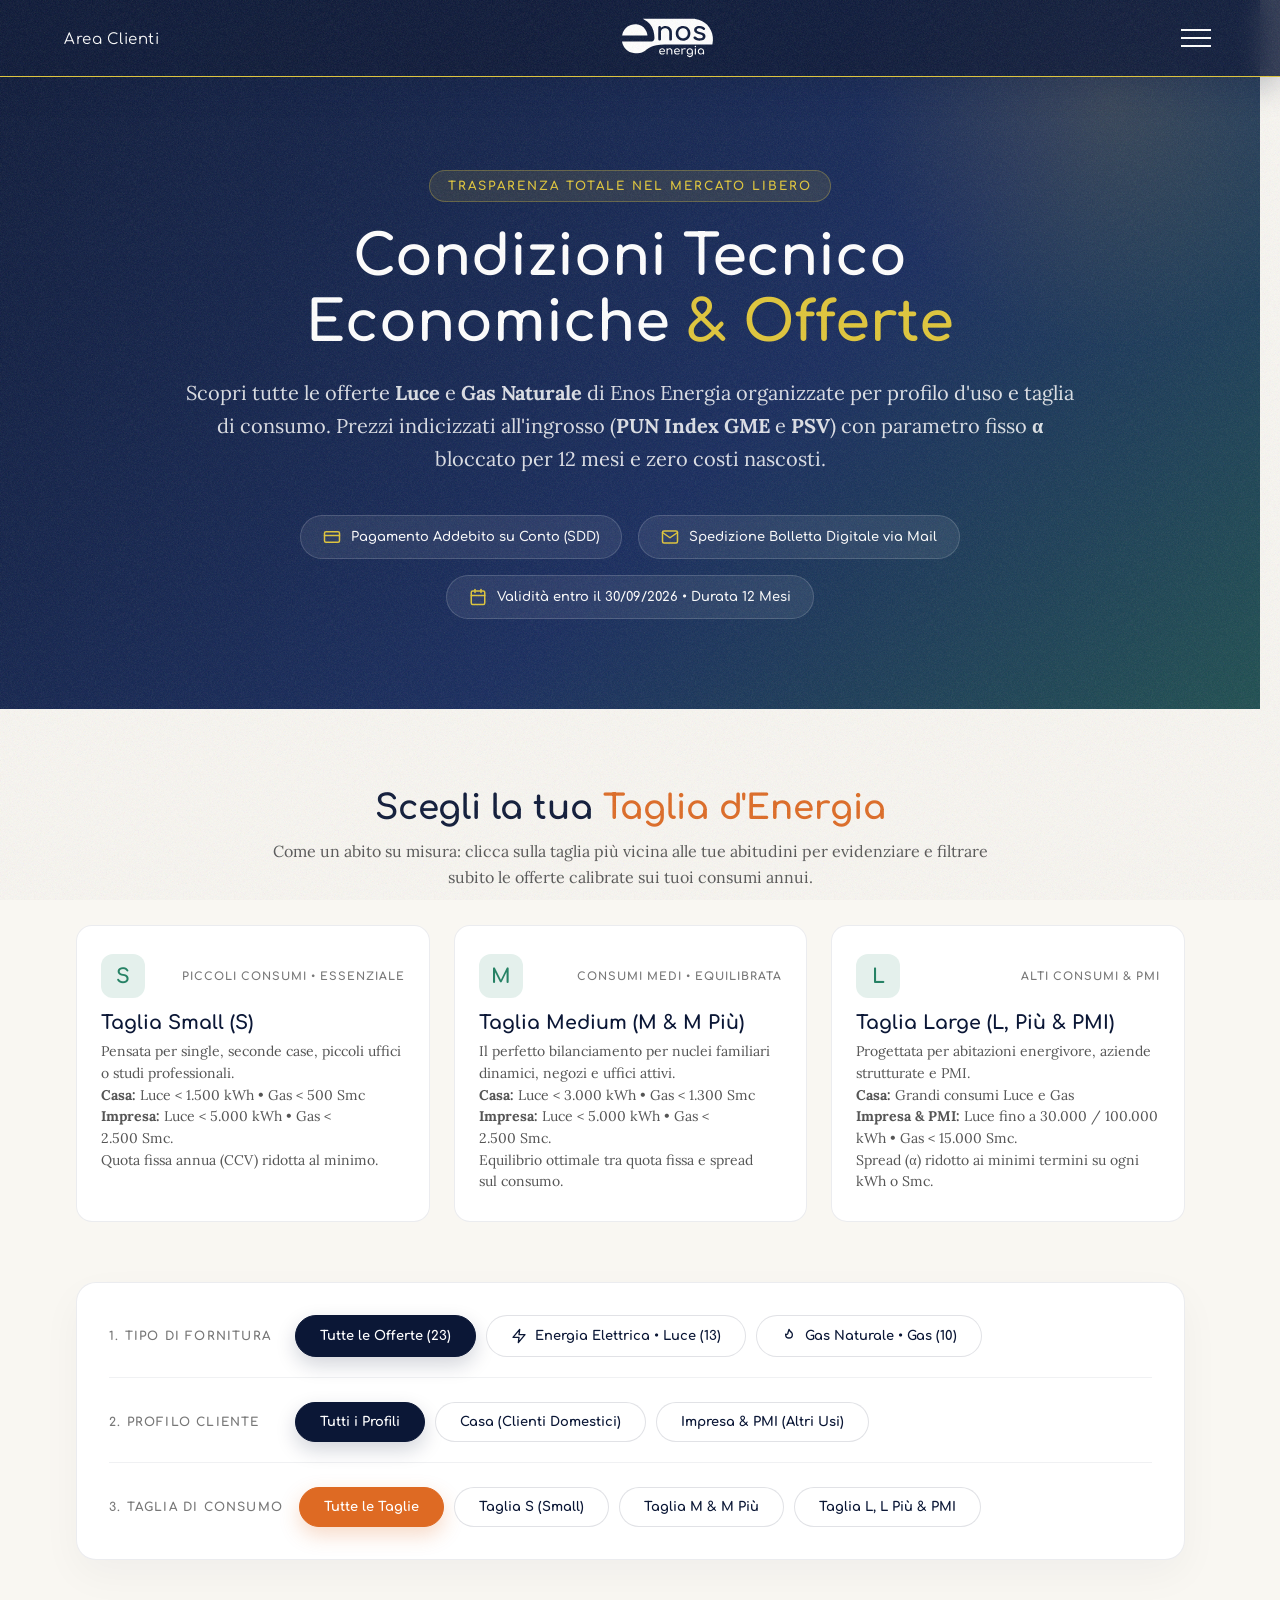
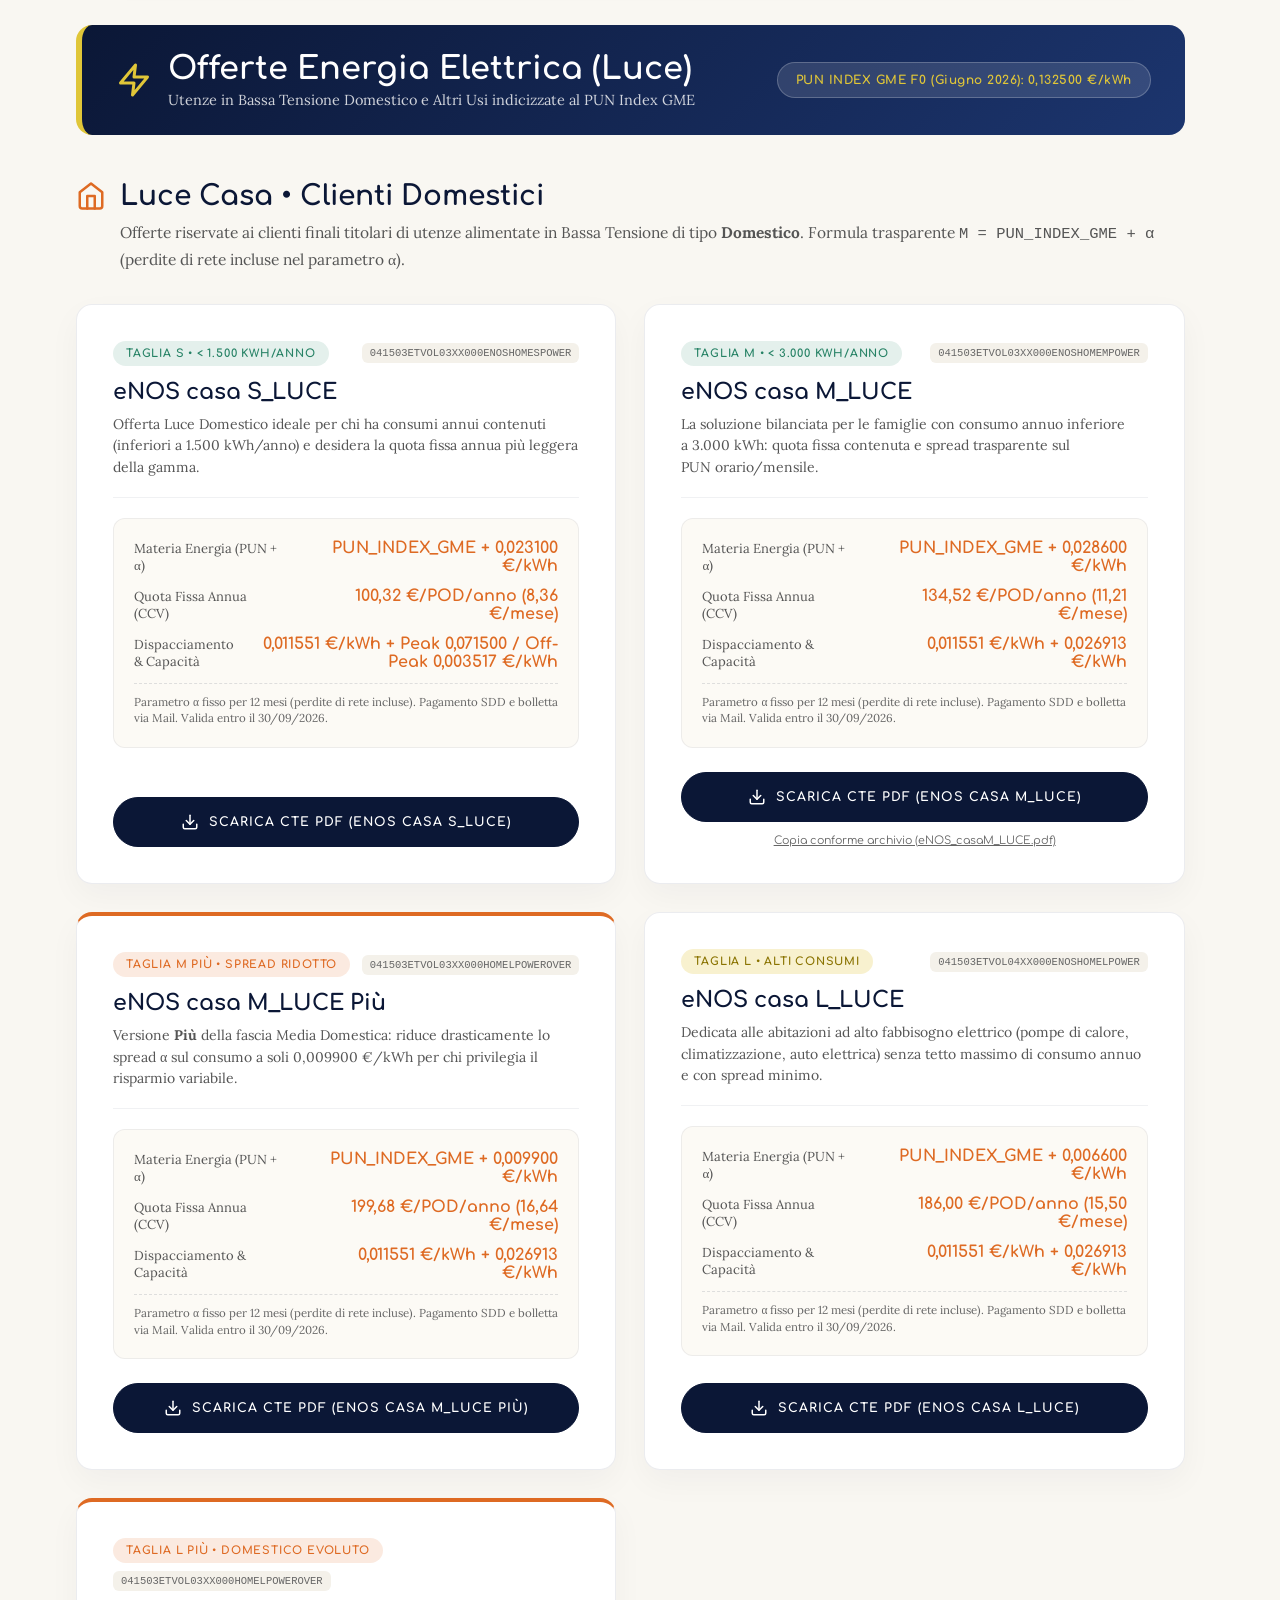
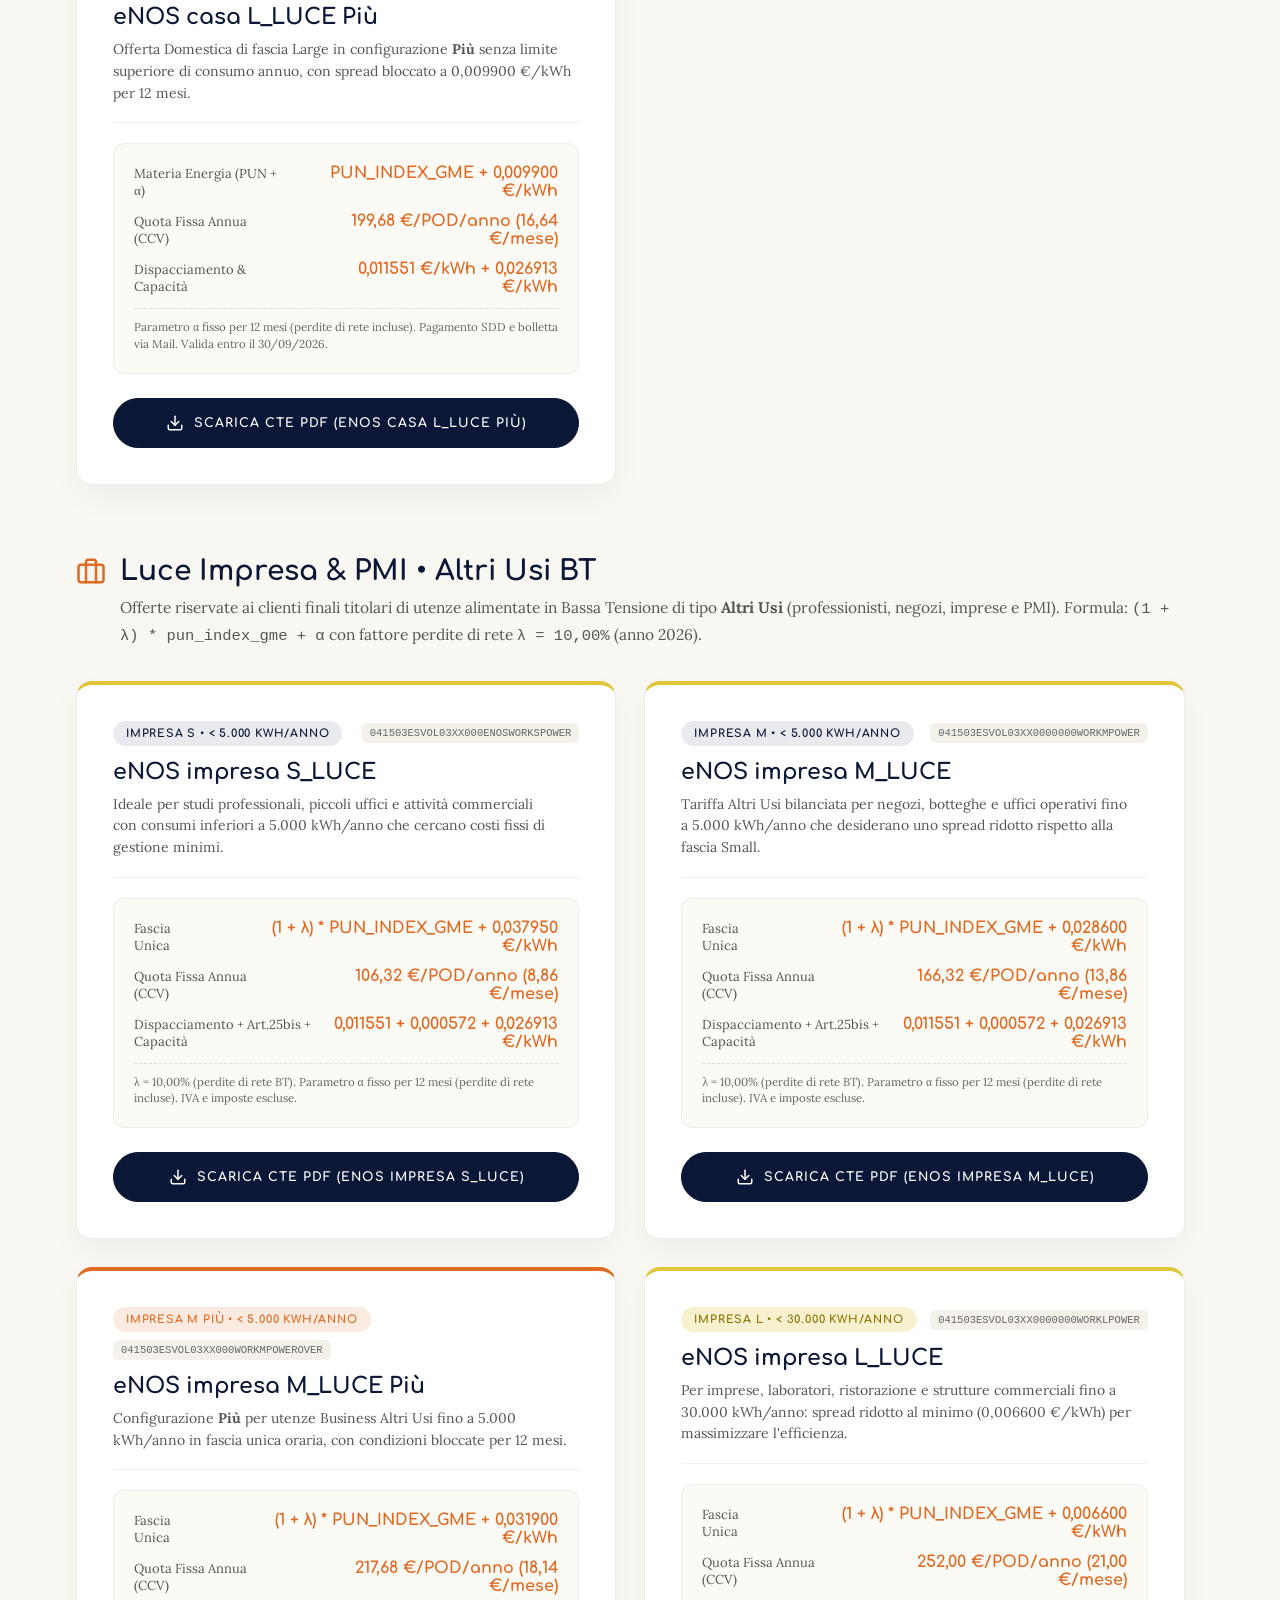
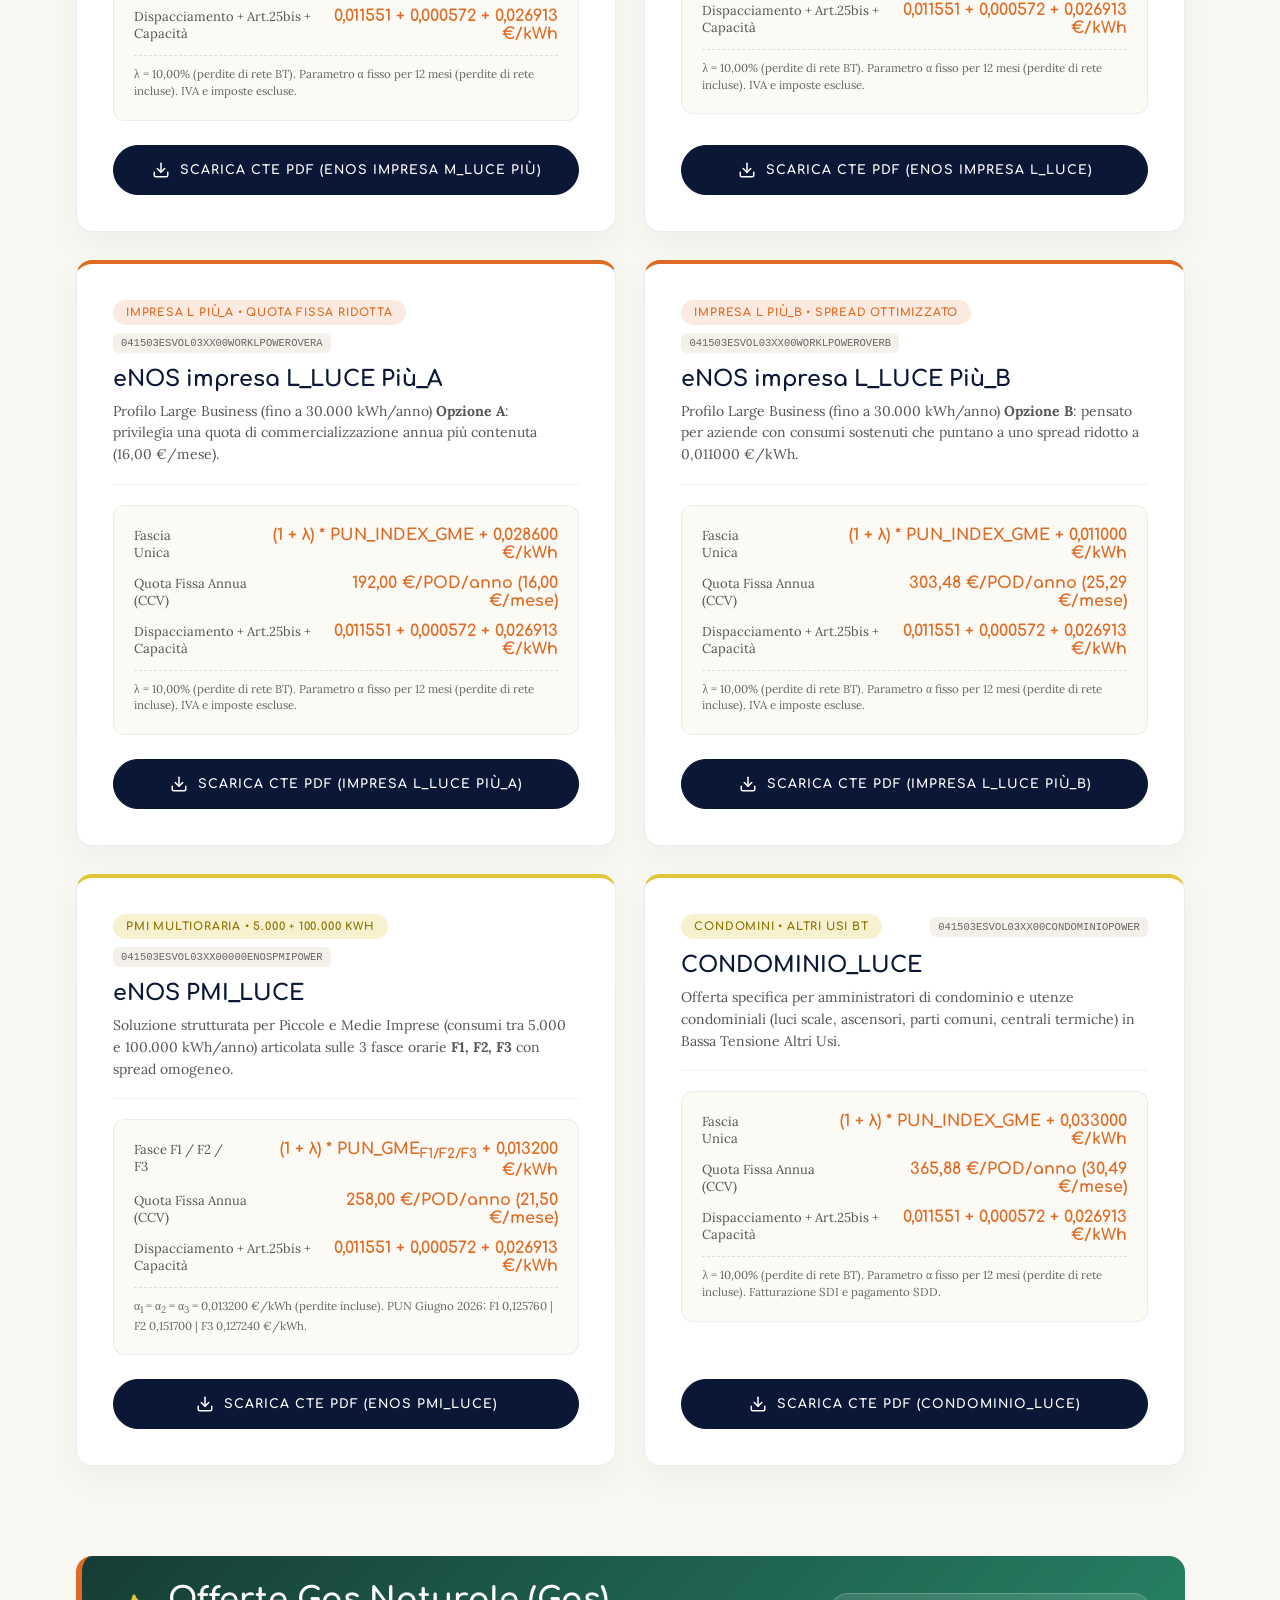
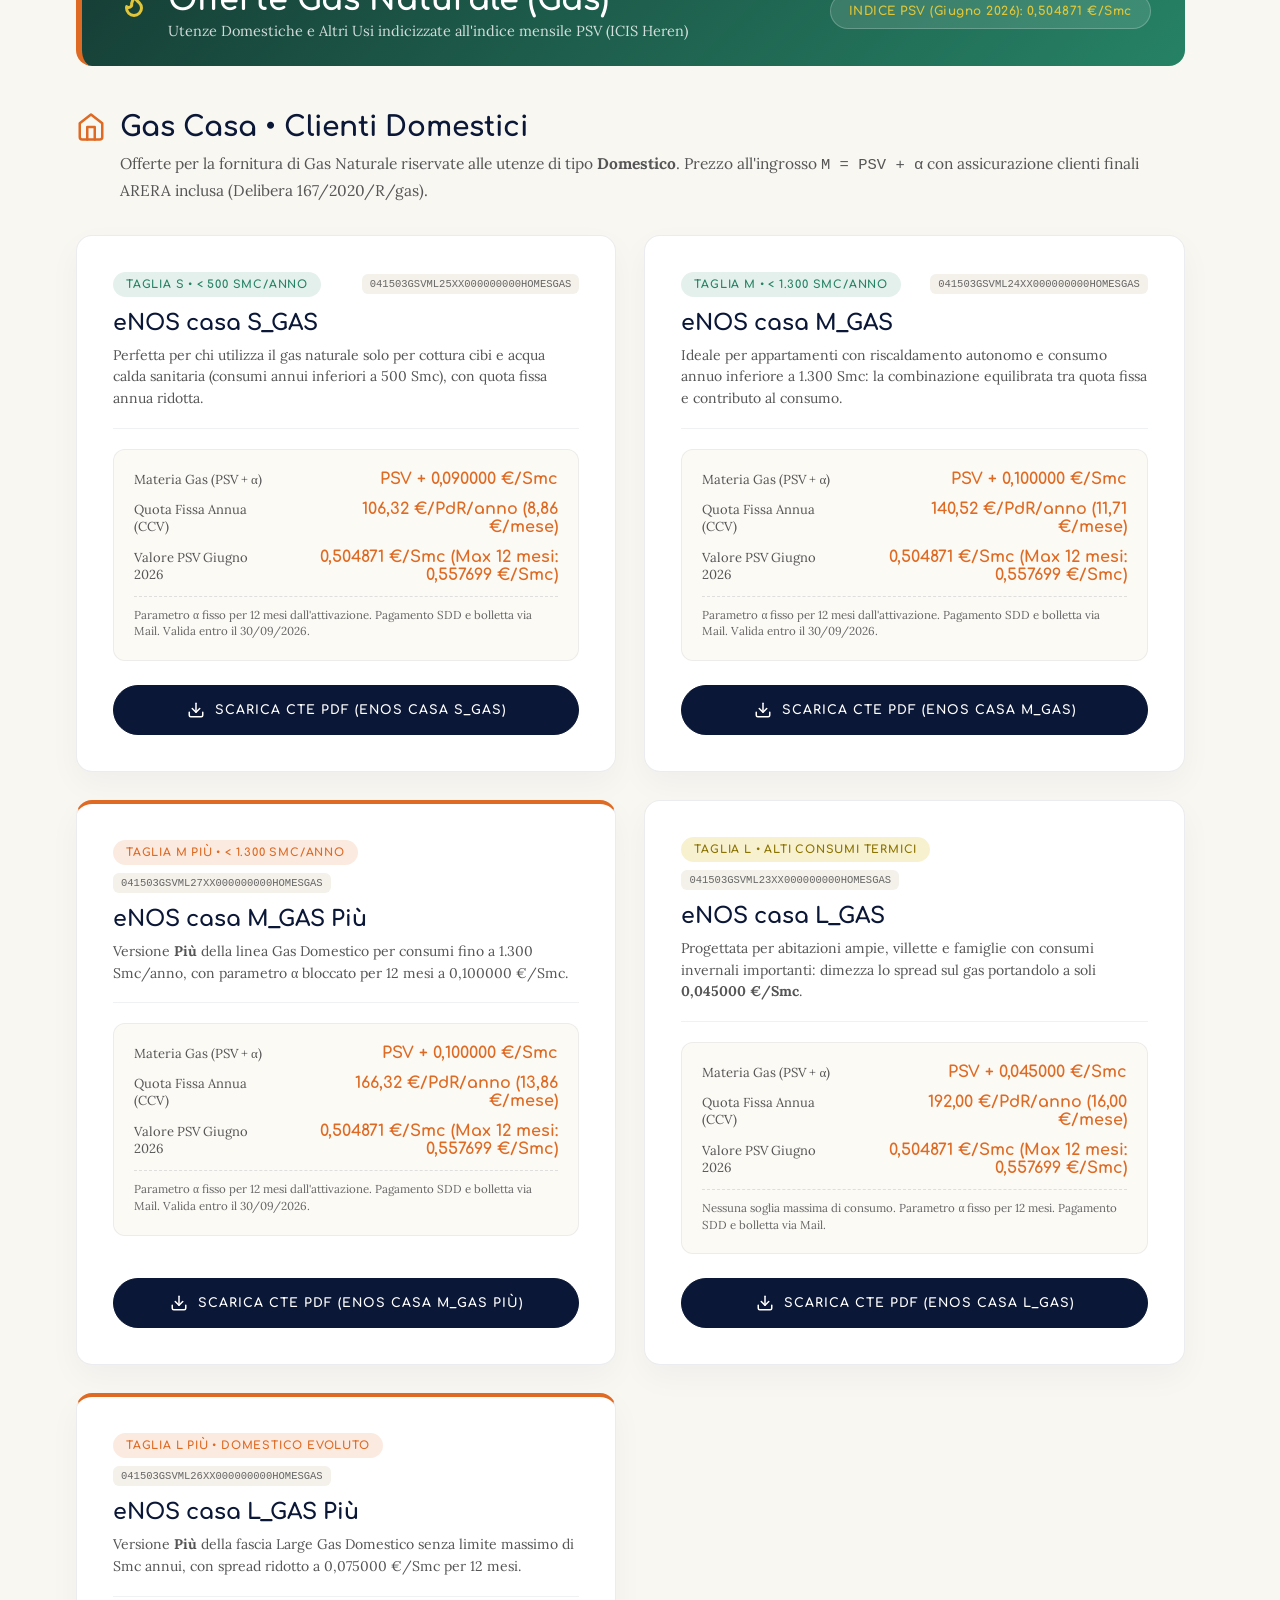
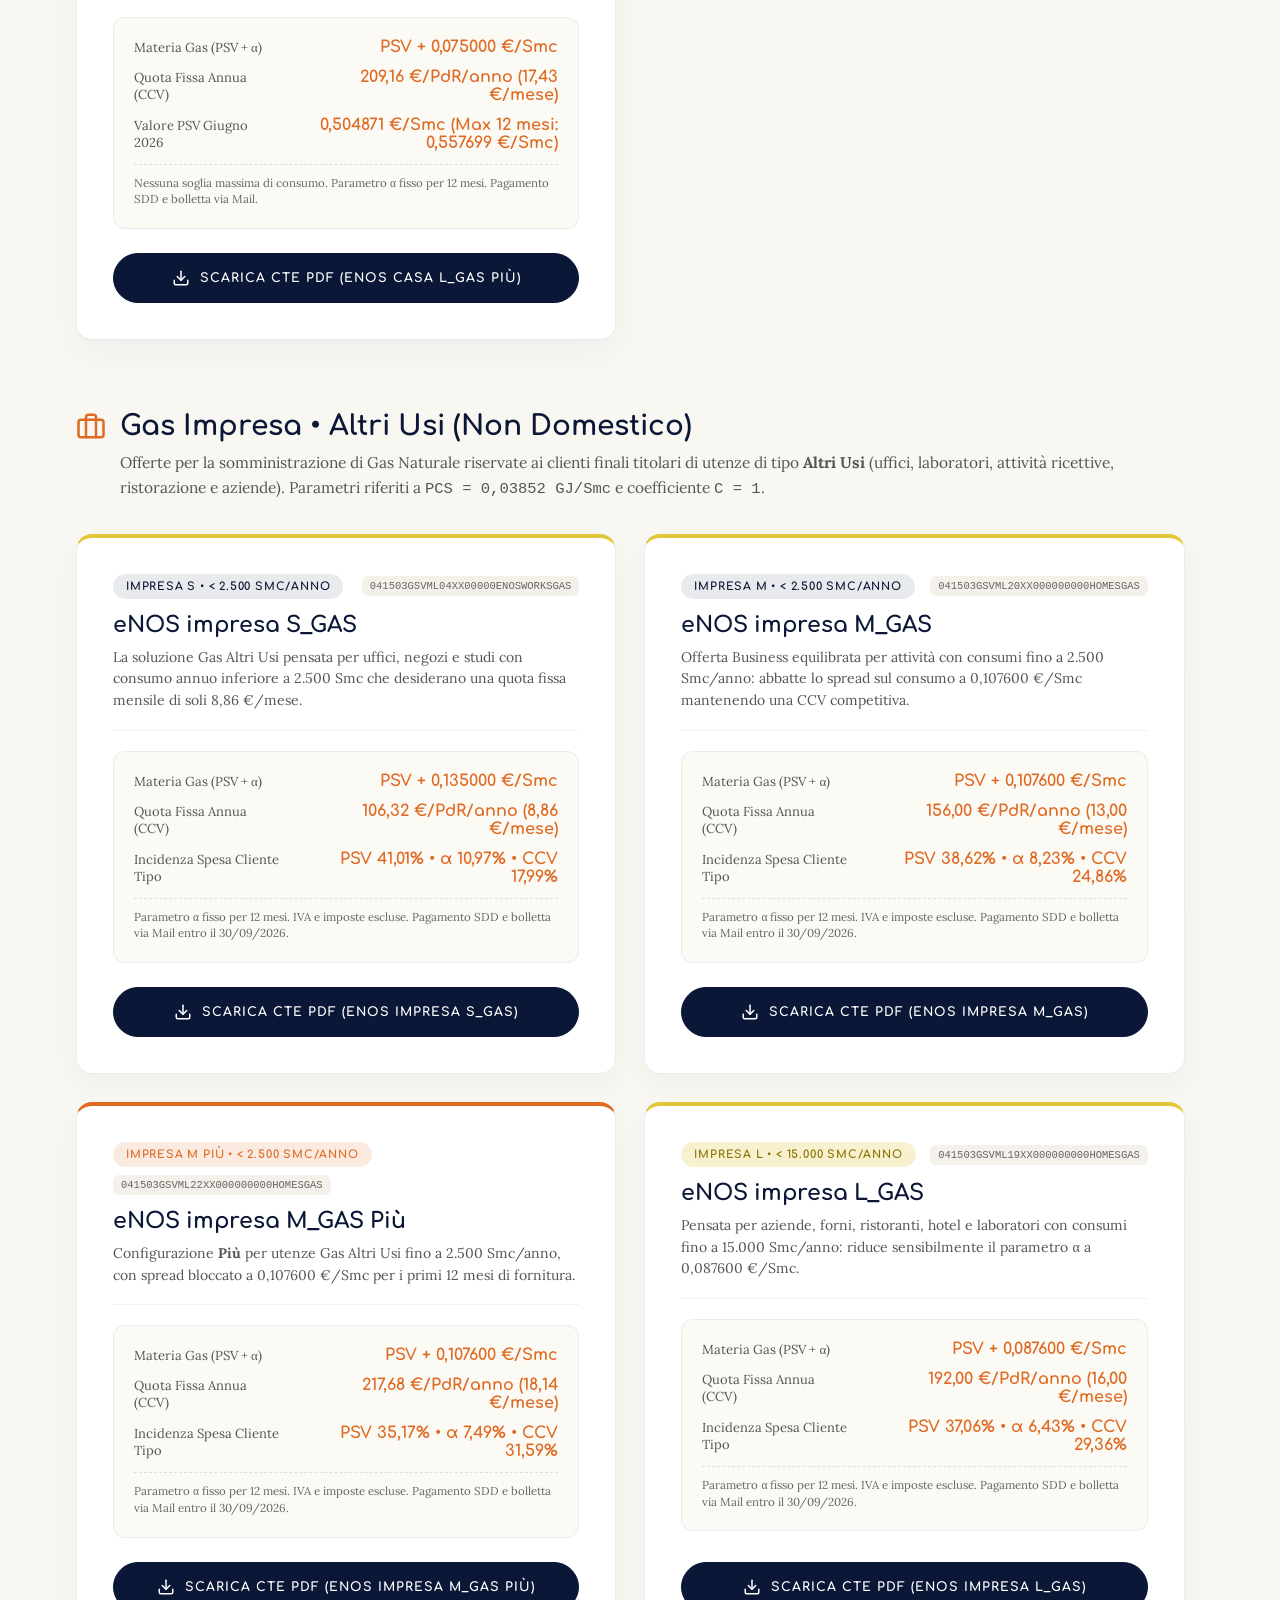
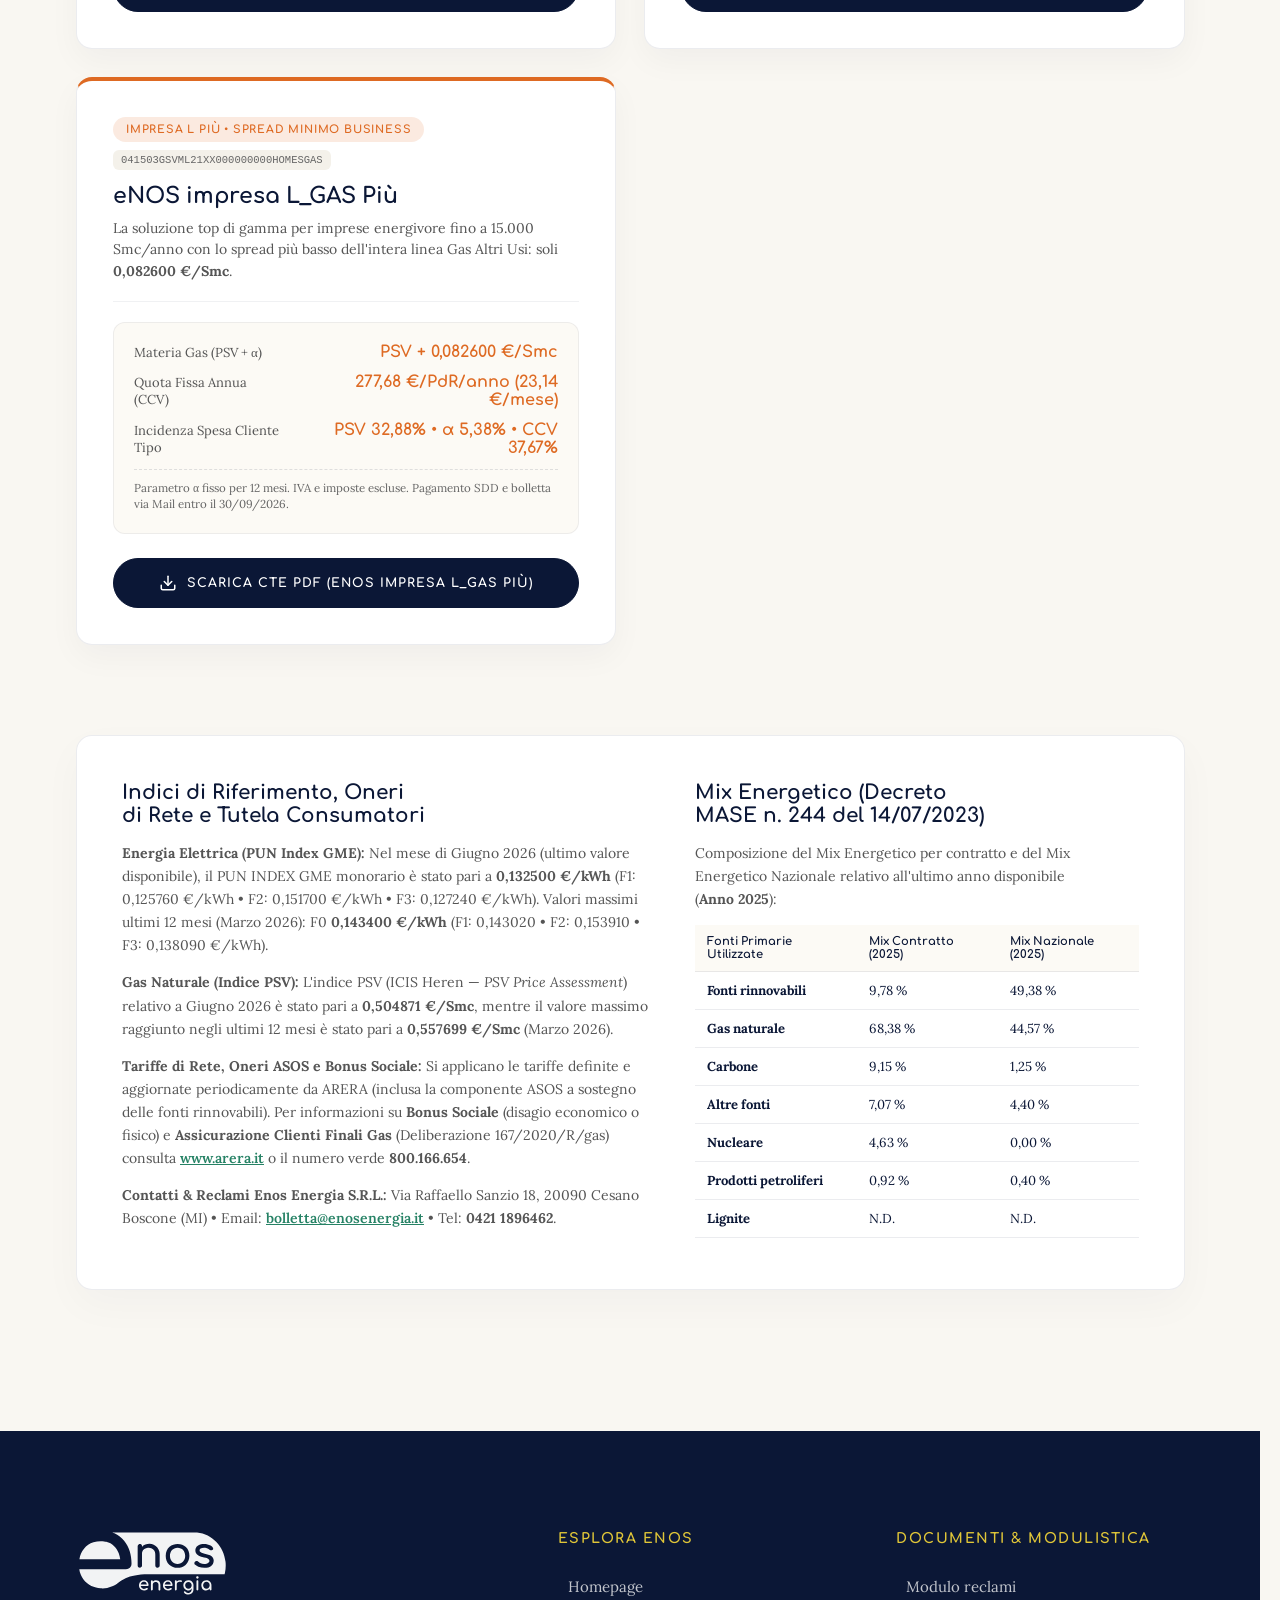
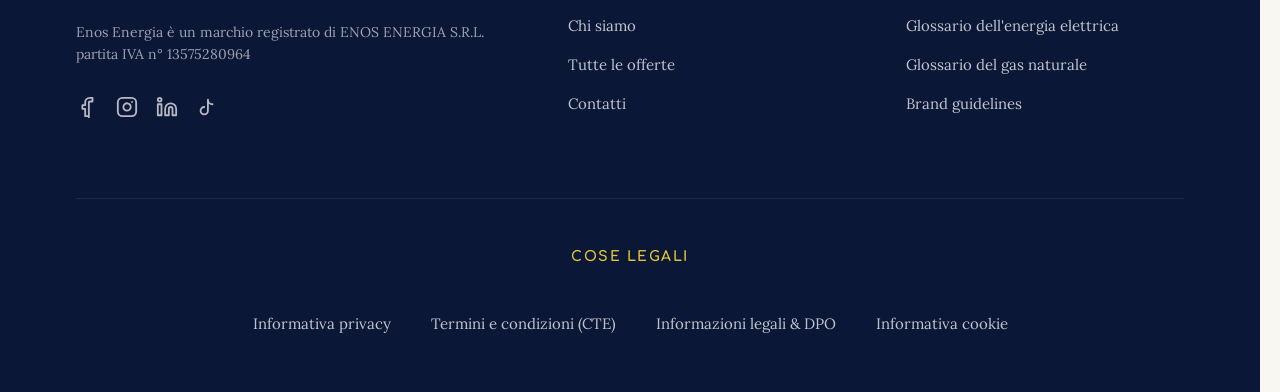
<file: cte.html>
<!DOCTYPE html>
<html lang="it">
<head>
    <meta charset="UTF-8">
    <meta name="viewport" content="width=device-width, initial-scale=1.0">
    <title>Offerte &amp; CTE (Condizioni Tecnico Economiche) | Enos Energia</title>
    <link rel="preconnect" href="https://fonts.googleapis.com">
    <link rel="preconnect" href="https://fonts.gstatic.com" crossorigin>
    <link href="https://fonts.googleapis.com/css2?family=Comfortaa:wght@400;600;700&family=Lora:ital,wght@0,400;0,500;1,400&display=swap" rel="stylesheet">
    <link rel="stylesheet" href="css/style.css">
</head>
<body>

    <div class="noise-overlay"></div>

    <!-- HEADER GLOBALE E MENU FULLSCREEN INIETTATI DA js/main.js -->
    <div id="header-placeholder"></div>

    <!-- HERO BANNER PAGINA CTE -->
    <section class="cte-hero-banner">
        <div class="cte-hero-inner">
            <span class="cte-eyebrow">Trasparenza Totale nel Mercato Libero</span>
            <h1>Condizioni Tecnico Economiche <span>&amp;&nbsp;Offerte</span></h1>
            <p>
                Scopri tutte le offerte <strong>Luce</strong> e <strong>Gas Naturale</strong> di Enos Energia organizzate per profilo d'uso e taglia di consumo. Prezzi indicizzati all'ingrosso (<strong>PUN Index GME</strong> e <strong>PSV</strong>) con parametro fisso <strong>&alpha;</strong> bloccato per 12&nbsp;mesi e zero costi&nbsp;nascosti.
            </p>

            <div class="golden-rules-bar">
                <div class="rule-pill">
                    <svg viewBox="0 0 24 24" fill="none" stroke="currentColor" stroke-width="2" stroke-linecap="round" stroke-linejoin="round"><rect x="2" y="5" width="20" height="14" rx="2"/><line x1="2" y1="10" x2="22" y2="10"/></svg>
                    <span>Pagamento Addebito su Conto (SDD)</span>
                </div>
                <div class="rule-pill">
                    <svg viewBox="0 0 24 24" fill="none" stroke="currentColor" stroke-width="2" stroke-linecap="round" stroke-linejoin="round"><path d="M4 4h16c1.1 0 2 .9 2 2v12c0 1.1-.9 2-2 2H4c-1.1 0-2-.9-2-2V6c0-1.1.9-2 2-2z"/><polyline points="22,6 12,13 2,6"/></svg>
                    <span>Spedizione Bolletta Digitale via Mail</span>
                </div>
                <div class="rule-pill">
                    <svg viewBox="0 0 24 24" fill="none" stroke="currentColor" stroke-width="2" stroke-linecap="round" stroke-linejoin="round"><rect x="3" y="4" width="18" height="18" rx="2" ry="2"/><line x1="16" y1="2" x2="16" y2="6"/><line x1="8" y1="2" x2="8" y2="6"/><line x1="3" y1="10" x2="21" y2="10"/></svg>
                    <span>Validità entro il 30/09/2026 &bull; Durata 12 Mesi</span>
                </div>
            </div>
        </div>
    </section>

    <!-- CONTENUTO PRINCIPALE CTE -->
    <main class="cte-page-wrapper">

        <!-- GUIDA EMOZIONALE ALLE TAGLIE (S / M / L) -->
        <section class="emotional-sizes-guide reveal-item">
            <h2>Scegli la tua <span>Taglia&nbsp;d'Energia</span></h2>
            <p>
                Come un abito su misura: clicca sulla taglia più vicina alle tue abitudini per evidenziare e filtrare subito le offerte calibrate sui tuoi consumi&nbsp;annui.
            </p>

            <div class="sizes-selector-grid">
                <div class="size-pill" data-size-filter="S">
                    <div class="size-pill-header">
                        <div class="size-letter">S</div>
                        <span class="size-tag">Piccoli Consumi &bull; Essenziale</span>
                    </div>
                    <h3>Taglia Small (S)</h3>
                    <p>
                        Pensata per single, seconde case, piccoli uffici o studi professionali.<br>
                        <strong>Casa:</strong> Luce &lt; 1.500 kWh &bull; Gas &lt; 500 Smc<br>
                        <strong>Impresa:</strong> Luce &lt; 5.000 kWh &bull; Gas &lt; 2.500 Smc.<br>
                        Quota fissa annua (CCV) ridotta al minimo.
                    </p>
                </div>

                <div class="size-pill" data-size-filter="M">
                    <div class="size-pill-header">
                        <div class="size-letter">M</div>
                        <span class="size-tag">Consumi Medi &bull; Equilibrata</span>
                    </div>
                    <h3>Taglia Medium (M &amp; M Più)</h3>
                    <p>
                        Il perfetto bilanciamento per nuclei familiari dinamici, negozi e uffici attivi.<br>
                        <strong>Casa:</strong> Luce &lt; 3.000 kWh &bull; Gas &lt; 1.300 Smc<br>
                        <strong>Impresa:</strong> Luce &lt; 5.000 kWh &bull; Gas &lt; 2.500 Smc.<br>
                        Equilibrio ottimale tra quota fissa e spread sul consumo.
                    </p>
                </div>

                <div class="size-pill" data-size-filter="L">
                    <div class="size-pill-header">
                        <div class="size-letter">L</div>
                        <span class="size-tag">Alti Consumi &amp; PMI</span>
                    </div>
                    <h3>Taglia Large (L, Più &amp; PMI)</h3>
                    <p>
                        Progettata per abitazioni energivore, aziende strutturate e&nbsp;PMI.<br>
                        <strong>Casa:</strong> Grandi consumi Luce e Gas<br>
                        <strong>Impresa &amp; PMI:</strong> Luce fino a 30.000 / 100.000 kWh &bull; Gas &lt; 15.000 Smc.<br>
                        Spread (&alpha;) ridotto ai minimi termini su ogni kWh o&nbsp;Smc.
                    </p>
                </div>
            </div>
        </section>

        <!-- PANNELLO DI CONTROLLO FILTRI MULTILIVELLO -->
        <section class="cte-controls-panel reveal-item" aria-label="Filtri offerte CTE">
            <div class="filter-group-row">
                <span class="filter-label">1. Tipo di Fornitura</span>
                <div class="cte-filter-bar" role="tablist">
                    <button type="button" class="filter-tab macro-tab active" data-macro="all" role="tab" aria-selected="true">
                        Tutte le Offerte (23)
                    </button>
                    <button type="button" class="filter-tab macro-tab" data-macro="luce" role="tab" aria-selected="false">
                        <svg viewBox="0 0 24 24" fill="none" stroke="currentColor" stroke-width="2" stroke-linecap="round" stroke-linejoin="round"><polygon points="13 2 3 14 12 14 11 22 21 10 12 10 13 2"/></svg>
                        Energia Elettrica &bull; Luce (13)
                    </button>
                    <button type="button" class="filter-tab macro-tab" data-macro="gas" role="tab" aria-selected="false">
                        <svg viewBox="0 0 24 24" fill="none" stroke="currentColor" stroke-width="2" stroke-linecap="round" stroke-linejoin="round"><path d="M12 2c1 3 2.5 3.5 3.5 4.5A5 5 0 0 1 17 10a5 5 0 1 1-10 0c0-.3 0-.6.1-.9a2 2 0 0 0 3.3-2C11 5.5 12 2 12 2z"/></svg>
                        Gas Naturale &bull; Gas (10)
                    </button>
                </div>
            </div>

            <div class="filter-group-row">
                <span class="filter-label">2. Profilo Cliente</span>
                <div class="cte-filter-bar">
                    <button type="button" class="filter-tab sub-tab active" data-segment-filter="all">
                        Tutti i Profili
                    </button>
                    <button type="button" class="filter-tab sub-tab" data-segment-filter="casa">
                        Casa (Clienti Domestici)
                    </button>
                    <button type="button" class="filter-tab sub-tab" data-segment-filter="business">
                        Impresa &amp; PMI (Altri Usi)
                    </button>
                </div>
            </div>

            <div class="filter-group-row">
                <span class="filter-label">3. Taglia di Consumo</span>
                <div class="cte-filter-bar">
                    <button type="button" class="filter-tab size-filter-pill active" data-size-filter="all">
                        Tutte le Taglie
                    </button>
                    <button type="button" class="filter-tab size-filter-pill" data-size-filter="S">
                        Taglia S (Small)
                    </button>
                    <button type="button" class="filter-tab size-filter-pill" data-size-filter="M">
                        Taglia M &amp; M Più
                    </button>
                    <button type="button" class="filter-tab size-filter-pill" data-size-filter="L">
                        Taglia L, L Più &amp; PMI
                    </button>
                </div>
            </div>
        </section>

        <!-- =========================================================================
             MACRO-SEZIONE 1: ENERGIA ELETTRICA (LUCE)
             ========================================================================= -->
        <section class="cte-macro-section" data-macro-section="luce" id="sezione-luce">
            
            <div class="macro-section-banner macro-luce-banner reveal-item">
                <div class="macro-banner-title">
                    <svg viewBox="0 0 24 24" fill="none" stroke="currentColor" stroke-width="2" stroke-linecap="round" stroke-linejoin="round"><polygon points="13 2 3 14 12 14 11 22 21 10 12 10 13 2"/></svg>
                    <div>
                        <h2>Offerte Energia Elettrica (Luce)</h2>
                        <p>Utenze in Bassa Tensione Domestico e Altri Usi indicizzate al PUN Index GME</p>
                    </div>
                </div>
                <span class="macro-index-pill">PUN INDEX GME F0 (Giugno 2026): 0,132500 &euro;/kWh</span>
            </div>

            <!-- BLOCCO 1.1: LUCE CASA (DOMESTICO) -->
            <div class="cte-category-block cte-sub-block reveal-item" data-segment="casa">
                <div class="category-title">
                    <svg viewBox="0 0 24 24" fill="none" stroke="currentColor" stroke-width="2" stroke-linecap="round" stroke-linejoin="round"><path d="M3 9l9-7 9 7v11a2 2 0 0 1-2 2H5a2 2 0 0 1-2-2z"/><polyline points="9 22 9 12 15 12 15 22"/></svg>
                    <h3>Luce Casa &bull; Clienti Domestici</h3>
                </div>
                <p class="category-subtitle">
                    Offerte riservate ai clienti finali titolari di utenze alimentate in Bassa Tensione di tipo <strong>Domestico</strong>. Formula trasparente <code>M = PUN_INDEX_GME + &alpha;</code> (perdite di rete incluse nel parametro &alpha;).
                </p>

                <div class="cte-grid">

                    <!-- 1. eNOS casa S_LUCE -->
                    <article class="cte-card" data-size="S">
                        <div>
                            <div class="cte-card-header">
                                <div class="cte-badges-row">
                                    <span class="cte-badge">Taglia S &bull; &lt; 1.500 kWh/anno</span>
                                    <span class="cte-code">041503ETVOL03XX000ENOSHOMESPOWER</span>
                                </div>
                                <h4>eNOS casa S_LUCE</h4>
                                <p class="cte-emotional-desc">
                                    Offerta Luce Domestico ideale per chi ha consumi annui contenuti (inferiori a 1.500 kWh/anno) e desidera la quota fissa annua più leggera della gamma.
                                </p>
                            </div>

                            <div class="cte-price-box">
                                <div class="price-row">
                                    <span>Materia Energia (PUN + &alpha;)</span>
                                    <strong>PUN_INDEX_GME + 0,023100 &euro;/kWh</strong>
                                </div>
                                <div class="price-row">
                                    <span>Quota Fissa Annua (CCV)</span>
                                    <strong>100,32 &euro;/POD/anno (8,36 &euro;/mese)</strong>
                                </div>
                                <div class="price-row">
                                    <span>Dispacciamento &amp; Capacità</span>
                                    <strong>0,011551 &euro;/kWh + Peak 0,071500 / Off-Peak 0,003517 &euro;/kWh</strong>
                                </div>
                                <div class="price-note">
                                    Parametro &alpha; fisso per 12 mesi (perdite di rete incluse). Pagamento SDD e bolletta via Mail. Valida entro il 30/09/2026.
                                </div>
                            </div>
                        </div>

                        <div class="cte-actions">
                            <a href="pdf/eNOS_casa_S_LUCE.pdf" target="_blank" rel="noopener" class="btn-cte-download">
                                <svg viewBox="0 0 24 24" fill="none" stroke="currentColor" stroke-width="2" stroke-linecap="round" stroke-linejoin="round"><path d="M21 15v4a2 2 0 0 1-2 2H5a2 2 0 0 1-2-2v-4"/><polyline points="7 10 12 15 17 10"/><line x1="12" y1="15" x2="12" y2="3"/></svg>
                                Scarica CTE PDF (eNOS casa S_LUCE)
                            </a>
                        </div>
                    </article>

                    <!-- 2. eNOS casa M_LUCE -->
                    <article class="cte-card" data-size="M">
                        <div>
                            <div class="cte-card-header">
                                <div class="cte-badges-row">
                                    <span class="cte-badge">Taglia M &bull; &lt; 3.000 kWh/anno</span>
                                    <span class="cte-code">041503ETVOL03XX000ENOSHOMEMPOWER</span>
                                </div>
                                <h4>eNOS casa M_LUCE</h4>
                                <p class="cte-emotional-desc">
                                    La soluzione bilanciata per le famiglie con consumo annuo inferiore a 3.000 kWh: quota fissa contenuta e spread trasparente sul PUN orario/mensile.
                                </p>
                            </div>

                            <div class="cte-price-box">
                                <div class="price-row">
                                    <span>Materia Energia (PUN + &alpha;)</span>
                                    <strong>PUN_INDEX_GME + 0,028600 &euro;/kWh</strong>
                                </div>
                                <div class="price-row">
                                    <span>Quota Fissa Annua (CCV)</span>
                                    <strong>134,52 &euro;/POD/anno (11,21 &euro;/mese)</strong>
                                </div>
                                <div class="price-row">
                                    <span>Dispacciamento &amp; Capacità</span>
                                    <strong>0,011551 &euro;/kWh + 0,026913 &euro;/kWh</strong>
                                </div>
                                <div class="price-note">
                                    Parametro &alpha; fisso per 12 mesi (perdite di rete incluse). Pagamento SDD e bolletta via Mail. Valida entro il 30/09/2026.
                                </div>
                            </div>
                        </div>

                        <div class="cte-actions">
                            <a href="pdf/eNOS_casa_M_LUCE.pdf" target="_blank" rel="noopener" class="btn-cte-download">
                                <svg viewBox="0 0 24 24" fill="none" stroke="currentColor" stroke-width="2" stroke-linecap="round" stroke-linejoin="round"><path d="M21 15v4a2 2 0 0 1-2 2H5a2 2 0 0 1-2-2v-4"/><polyline points="7 10 12 15 17 10"/><line x1="12" y1="15" x2="12" y2="3"/></svg>
                                Scarica CTE PDF (eNOS casa M_LUCE)
                            </a>
                            <a href="pdf/eNOS_casaM_LUCE.pdf" target="_blank" rel="noopener" class="cte-alt-pdf-link">
                                Copia conforme archivio (eNOS_casaM_LUCE.pdf)
                            </a>
                        </div>
                    </article>

                    <!-- 3. eNOS casa M_LUCE Più -->
                    <article class="cte-card plus-card" data-size="M">
                        <div>
                            <div class="cte-card-header">
                                <div class="cte-badges-row">
                                    <span class="cte-badge plus">Taglia M Più &bull; Spread Ridotto</span>
                                    <span class="cte-code">041503ETVOL03XX000HOMELPOWEROVER</span>
                                </div>
                                <h4>eNOS casa M_LUCE Più</h4>
                                <p class="cte-emotional-desc">
                                    Versione <strong>Più</strong> della fascia Media Domestica: riduce drasticamente lo spread &alpha; sul consumo a soli 0,009900 &euro;/kWh per chi privilegia il risparmio variabile.
                                </p>
                            </div>

                            <div class="cte-price-box">
                                <div class="price-row">
                                    <span>Materia Energia (PUN + &alpha;)</span>
                                    <strong>PUN_INDEX_GME + 0,009900 &euro;/kWh</strong>
                                </div>
                                <div class="price-row">
                                    <span>Quota Fissa Annua (CCV)</span>
                                    <strong>199,68 &euro;/POD/anno (16,64 &euro;/mese)</strong>
                                </div>
                                <div class="price-row">
                                    <span>Dispacciamento &amp; Capacità</span>
                                    <strong>0,011551 &euro;/kWh + 0,026913 &euro;/kWh</strong>
                                </div>
                                <div class="price-note">
                                    Parametro &alpha; fisso per 12 mesi (perdite di rete incluse). Pagamento SDD e bolletta via Mail. Valida entro il 30/09/2026.
                                </div>
                            </div>
                        </div>

                        <div class="cte-actions">
                            <a href="pdf/eNOS_casa_M_LUCE%20Piu%CC%80.pdf" target="_blank" rel="noopener" class="btn-cte-download">
                                <svg viewBox="0 0 24 24" fill="none" stroke="currentColor" stroke-width="2" stroke-linecap="round" stroke-linejoin="round"><path d="M21 15v4a2 2 0 0 1-2 2H5a2 2 0 0 1-2-2v-4"/><polyline points="7 10 12 15 17 10"/><line x1="12" y1="15" x2="12" y2="3"/></svg>
                                Scarica CTE PDF (eNOS casa M_LUCE Più)
                            </a>
                        </div>
                    </article>

                    <!-- 4. eNOS casa L_LUCE -->
                    <article class="cte-card" data-size="L">
                        <div>
                            <div class="cte-card-header">
                                <div class="cte-badges-row">
                                    <span class="cte-badge premium">Taglia L &bull; Alti Consumi</span>
                                    <span class="cte-code">041503ETVOL04XX000ENOSHOMELPOWER</span>
                                </div>
                                <h4>eNOS casa L_LUCE</h4>
                                <p class="cte-emotional-desc">
                                    Dedicata alle abitazioni ad alto fabbisogno elettrico (pompe di calore, climatizzazione, auto elettrica) senza tetto massimo di consumo annuo e con spread minimo.
                                </p>
                            </div>

                            <div class="cte-price-box">
                                <div class="price-row">
                                    <span>Materia Energia (PUN + &alpha;)</span>
                                    <strong>PUN_INDEX_GME + 0,006600 &euro;/kWh</strong>
                                </div>
                                <div class="price-row">
                                    <span>Quota Fissa Annua (CCV)</span>
                                    <strong>186,00 &euro;/POD/anno (15,50 &euro;/mese)</strong>
                                </div>
                                <div class="price-row">
                                    <span>Dispacciamento &amp; Capacità</span>
                                    <strong>0,011551 &euro;/kWh + 0,026913 &euro;/kWh</strong>
                                </div>
                                <div class="price-note">
                                    Parametro &alpha; fisso per 12 mesi (perdite di rete incluse). Pagamento SDD e bolletta via Mail. Valida entro il 30/09/2026.
                                </div>
                            </div>
                        </div>

                        <div class="cte-actions">
                            <a href="pdf/eNOS_casa_L_LUCE.pdf" target="_blank" rel="noopener" class="btn-cte-download">
                                <svg viewBox="0 0 24 24" fill="none" stroke="currentColor" stroke-width="2" stroke-linecap="round" stroke-linejoin="round"><path d="M21 15v4a2 2 0 0 1-2 2H5a2 2 0 0 1-2-2v-4"/><polyline points="7 10 12 15 17 10"/><line x1="12" y1="15" x2="12" y2="3"/></svg>
                                Scarica CTE PDF (eNOS casa L_LUCE)
                            </a>
                        </div>
                    </article>

                    <!-- 5. eNOS casa L_LUCE Più -->
                    <article class="cte-card plus-card" data-size="L">
                        <div>
                            <div class="cte-card-header">
                                <div class="cte-badges-row">
                                    <span class="cte-badge plus">Taglia L Più &bull; Domestico Evoluto</span>
                                    <span class="cte-code">041503ETVOL03XX000HOMELPOWEROVER</span>
                                </div>
                                <h4>eNOS casa L_LUCE Più</h4>
                                <p class="cte-emotional-desc">
                                    Offerta Domestica di fascia Large in configurazione <strong>Più</strong> senza limite superiore di consumo annuo, con spread bloccato a 0,009900 &euro;/kWh per 12 mesi.
                                </p>
                            </div>

                            <div class="cte-price-box">
                                <div class="price-row">
                                    <span>Materia Energia (PUN + &alpha;)</span>
                                    <strong>PUN_INDEX_GME + 0,009900 &euro;/kWh</strong>
                                </div>
                                <div class="price-row">
                                    <span>Quota Fissa Annua (CCV)</span>
                                    <strong>199,68 &euro;/POD/anno (16,64 &euro;/mese)</strong>
                                </div>
                                <div class="price-row">
                                    <span>Dispacciamento &amp; Capacità</span>
                                    <strong>0,011551 &euro;/kWh + 0,026913 &euro;/kWh</strong>
                                </div>
                                <div class="price-note">
                                    Parametro &alpha; fisso per 12 mesi (perdite di rete incluse). Pagamento SDD e bolletta via Mail. Valida entro il 30/09/2026.
                                </div>
                            </div>
                        </div>

                        <div class="cte-actions">
                            <a href="pdf/eNOS_casa_L_LUCE_Piu%CC%80.pdf" target="_blank" rel="noopener" class="btn-cte-download">
                                <svg viewBox="0 0 24 24" fill="none" stroke="currentColor" stroke-width="2" stroke-linecap="round" stroke-linejoin="round"><path d="M21 15v4a2 2 0 0 1-2 2H5a2 2 0 0 1-2-2v-4"/><polyline points="7 10 12 15 17 10"/><line x1="12" y1="15" x2="12" y2="3"/></svg>
                                Scarica CTE PDF (eNOS casa L_LUCE Più)
                            </a>
                        </div>
                    </article>

                </div>
            </div>

            <!-- BLOCCO 1.2: LUCE IMPRESA & PMI (ALTRI USI BT) -->
            <div class="cte-category-block cte-sub-block reveal-item" data-segment="business">
                <div class="category-title">
                    <svg viewBox="0 0 24 24" fill="none" stroke="currentColor" stroke-width="2" stroke-linecap="round" stroke-linejoin="round"><rect x="2" y="7" width="20" height="14" rx="2" ry="2"/><path d="M16 21V5a2 2 0 0 0-2-2h-4a2 2 0 0 0-2 2v16"/></svg>
                    <h3>Luce Impresa &amp; PMI &bull; Altri Usi BT</h3>
                </div>
                <p class="category-subtitle">
                    Offerte riservate ai clienti finali titolari di utenze alimentate in Bassa Tensione di tipo <strong>Altri Usi</strong> (professionisti, negozi, imprese e&nbsp;PMI). Formula: <code>(1 + &lambda;) * pun_index_gme + &alpha;</code> con fattore perdite di rete <code>&lambda; = 10,00%</code> (anno&nbsp;2026).
                </p>

                <div class="cte-grid">

                    <!-- 6. eNOS impresa S_LUCE -->
                    <article class="cte-card business-card" data-size="S">
                        <div>
                            <div class="cte-card-header">
                                <div class="cte-badges-row">
                                    <span class="cte-badge business">Impresa S &bull; &lt; 5.000 kWh/anno</span>
                                    <span class="cte-code">041503ESVOL03XX000ENOSWORKSPOWER</span>
                                </div>
                                <h4>eNOS impresa S_LUCE</h4>
                                <p class="cte-emotional-desc">
                                    Ideale per studi professionali, piccoli uffici e attività commerciali con consumi inferiori a 5.000 kWh/anno che cercano costi fissi di gestione minimi.
                                </p>
                            </div>

                            <div class="cte-price-box">
                                <div class="price-row">
                                    <span>Fascia Unica</span>
                                    <strong>(1 + &lambda;) * PUN_INDEX_GME + 0,037950 &euro;/kWh</strong>
                                </div>
                                <div class="price-row">
                                    <span>Quota Fissa Annua (CCV)</span>
                                    <strong>106,32 &euro;/POD/anno (8,86 &euro;/mese)</strong>
                                </div>
                                <div class="price-row">
                                    <span>Dispacciamento + Art.25bis + Capacità</span>
                                    <strong>0,011551 + 0,000572 + 0,026913 &euro;/kWh</strong>
                                </div>
                                <div class="price-note">
                                    &lambda; = 10,00% (perdite di rete BT). Parametro &alpha; fisso per 12 mesi (perdite di rete incluse). IVA e imposte escluse.
                                </div>
                            </div>
                        </div>

                        <div class="cte-actions">
                            <a href="pdf/eNOS_impresa_S_LUCE.pdf" target="_blank" rel="noopener" class="btn-cte-download">
                                <svg viewBox="0 0 24 24" fill="none" stroke="currentColor" stroke-width="2" stroke-linecap="round" stroke-linejoin="round"><path d="M21 15v4a2 2 0 0 1-2 2H5a2 2 0 0 1-2-2v-4"/><polyline points="7 10 12 15 17 10"/><line x1="12" y1="15" x2="12" y2="3"/></svg>
                                Scarica CTE PDF (eNOS impresa S_LUCE)
                            </a>
                        </div>
                    </article>

                    <!-- 7. eNOS impresa M_LUCE -->
                    <article class="cte-card business-card" data-size="M">
                        <div>
                            <div class="cte-card-header">
                                <div class="cte-badges-row">
                                    <span class="cte-badge business">Impresa M &bull; &lt; 5.000 kWh/anno</span>
                                    <span class="cte-code">041503ESVOL03XX0000000WORKMPOWER</span>
                                </div>
                                <h4>eNOS impresa M_LUCE</h4>
                                <p class="cte-emotional-desc">
                                    Tariffa Altri Usi bilanciata per negozi, botteghe e uffici operativi fino a 5.000 kWh/anno che desiderano uno spread ridotto rispetto alla fascia Small.
                                </p>
                            </div>

                            <div class="cte-price-box">
                                <div class="price-row">
                                    <span>Fascia Unica</span>
                                    <strong>(1 + &lambda;) * PUN_INDEX_GME + 0,028600 &euro;/kWh</strong>
                                </div>
                                <div class="price-row">
                                    <span>Quota Fissa Annua (CCV)</span>
                                    <strong>166,32 &euro;/POD/anno (13,86 &euro;/mese)</strong>
                                </div>
                                <div class="price-row">
                                    <span>Dispacciamento + Art.25bis + Capacità</span>
                                    <strong>0,011551 + 0,000572 + 0,026913 &euro;/kWh</strong>
                                </div>
                                <div class="price-note">
                                    &lambda; = 10,00% (perdite di rete BT). Parametro &alpha; fisso per 12 mesi (perdite di rete incluse). IVA e imposte escluse.
                                </div>
                            </div>
                        </div>

                        <div class="cte-actions">
                            <a href="pdf/eNOS_impresa_M_LUCE.pdf" target="_blank" rel="noopener" class="btn-cte-download">
                                <svg viewBox="0 0 24 24" fill="none" stroke="currentColor" stroke-width="2" stroke-linecap="round" stroke-linejoin="round"><path d="M21 15v4a2 2 0 0 1-2 2H5a2 2 0 0 1-2-2v-4"/><polyline points="7 10 12 15 17 10"/><line x1="12" y1="15" x2="12" y2="3"/></svg>
                                Scarica CTE PDF (eNOS impresa M_LUCE)
                            </a>
                        </div>
                    </article>

                    <!-- 8. eNOS impresa M_LUCE Più -->
                    <article class="cte-card plus-card" data-size="M">
                        <div>
                            <div class="cte-card-header">
                                <div class="cte-badges-row">
                                    <span class="cte-badge plus">Impresa M Più &bull; &lt; 5.000 kWh/anno</span>
                                    <span class="cte-code">041503ESVOL03XX000WORKMPOWEROVER</span>
                                </div>
                                <h4>eNOS impresa M_LUCE Più</h4>
                                <p class="cte-emotional-desc">
                                    Configurazione <strong>Più</strong> per utenze Business Altri Usi fino a 5.000 kWh/anno in fascia unica oraria, con condizioni bloccate per 12 mesi.
                                </p>
                            </div>

                            <div class="cte-price-box">
                                <div class="price-row">
                                    <span>Fascia Unica</span>
                                    <strong>(1 + &lambda;) * PUN_INDEX_GME + 0,031900 &euro;/kWh</strong>
                                </div>
                                <div class="price-row">
                                    <span>Quota Fissa Annua (CCV)</span>
                                    <strong>217,68 &euro;/POD/anno (18,14 &euro;/mese)</strong>
                                </div>
                                <div class="price-row">
                                    <span>Dispacciamento + Art.25bis + Capacità</span>
                                    <strong>0,011551 + 0,000572 + 0,026913 &euro;/kWh</strong>
                                </div>
                                <div class="price-note">
                                    &lambda; = 10,00% (perdite di rete BT). Parametro &alpha; fisso per 12 mesi (perdite di rete incluse). IVA e imposte escluse.
                                </div>
                            </div>
                        </div>

                        <div class="cte-actions">
                            <a href="pdf/eNOS_impresa_M_LUCE%20Piu%CC%80.pdf" target="_blank" rel="noopener" class="btn-cte-download">
                                <svg viewBox="0 0 24 24" fill="none" stroke="currentColor" stroke-width="2" stroke-linecap="round" stroke-linejoin="round"><path d="M21 15v4a2 2 0 0 1-2 2H5a2 2 0 0 1-2-2v-4"/><polyline points="7 10 12 15 17 10"/><line x1="12" y1="15" x2="12" y2="3"/></svg>
                                Scarica CTE PDF (eNOS impresa M_LUCE Più)
                            </a>
                        </div>
                    </article>

                    <!-- 9. eNOS impresa L_LUCE -->
                    <article class="cte-card business-card" data-size="L">
                        <div>
                            <div class="cte-card-header">
                                <div class="cte-badges-row">
                                    <span class="cte-badge premium">Impresa L &bull; &lt; 30.000 kWh/anno</span>
                                    <span class="cte-code">041503ESVOL03XX0000000WORKLPOWER</span>
                                </div>
                                <h4>eNOS impresa L_LUCE</h4>
                                <p class="cte-emotional-desc">
                                    Per imprese, laboratori, ristorazione e strutture commerciali fino a 30.000 kWh/anno: spread ridotto al minimo (0,006600 &euro;/kWh) per massimizzare l'efficienza.
                                </p>
                            </div>

                            <div class="cte-price-box">
                                <div class="price-row">
                                    <span>Fascia Unica</span>
                                    <strong>(1 + &lambda;) * PUN_INDEX_GME + 0,006600 &euro;/kWh</strong>
                                </div>
                                <div class="price-row">
                                    <span>Quota Fissa Annua (CCV)</span>
                                    <strong>252,00 &euro;/POD/anno (21,00 &euro;/mese)</strong>
                                </div>
                                <div class="price-row">
                                    <span>Dispacciamento + Art.25bis + Capacità</span>
                                    <strong>0,011551 + 0,000572 + 0,026913 &euro;/kWh</strong>
                                </div>
                                <div class="price-note">
                                    &lambda; = 10,00% (perdite di rete BT). Parametro &alpha; fisso per 12 mesi (perdite di rete incluse). IVA e imposte escluse.
                                </div>
                            </div>
                        </div>

                        <div class="cte-actions">
                            <a href="pdf/eNOS_impresa_L_LUCE.pdf" target="_blank" rel="noopener" class="btn-cte-download">
                                <svg viewBox="0 0 24 24" fill="none" stroke="currentColor" stroke-width="2" stroke-linecap="round" stroke-linejoin="round"><path d="M21 15v4a2 2 0 0 1-2 2H5a2 2 0 0 1-2-2v-4"/><polyline points="7 10 12 15 17 10"/><line x1="12" y1="15" x2="12" y2="3"/></svg>
                                Scarica CTE PDF (eNOS impresa L_LUCE)
                            </a>
                        </div>
                    </article>

                    <!-- 10. eNOS impresa L_LUCE Più_A -->
                    <article class="cte-card plus-card" data-size="L">
                        <div>
                            <div class="cte-card-header">
                                <div class="cte-badges-row">
                                    <span class="cte-badge plus">Impresa L Più_A &bull; Quota Fissa Ridotta</span>
                                    <span class="cte-code">041503ESVOL03XX00WORKLPOWEROVERA</span>
                                </div>
                                <h4>eNOS impresa L_LUCE Più_A</h4>
                                <p class="cte-emotional-desc">
                                    Profilo Large Business (fino a 30.000 kWh/anno) <strong>Opzione A</strong>: privilegia una quota di commercializzazione annua più contenuta (16,00 &euro;/mese).
                                </p>
                            </div>

                            <div class="cte-price-box">
                                <div class="price-row">
                                    <span>Fascia Unica</span>
                                    <strong>(1 + &lambda;) * PUN_INDEX_GME + 0,028600 &euro;/kWh</strong>
                                </div>
                                <div class="price-row">
                                    <span>Quota Fissa Annua (CCV)</span>
                                    <strong>192,00 &euro;/POD/anno (16,00 &euro;/mese)</strong>
                                </div>
                                <div class="price-row">
                                    <span>Dispacciamento + Art.25bis + Capacità</span>
                                    <strong>0,011551 + 0,000572 + 0,026913 &euro;/kWh</strong>
                                </div>
                                <div class="price-note">
                                    &lambda; = 10,00% (perdite di rete BT). Parametro &alpha; fisso per 12 mesi (perdite di rete incluse). IVA e imposte escluse.
                                </div>
                            </div>
                        </div>

                        <div class="cte-actions">
                            <a href="pdf/eNOS_impresa_L_LUCE%20Piu%CC%80_A.pdf" target="_blank" rel="noopener" class="btn-cte-download">
                                <svg viewBox="0 0 24 24" fill="none" stroke="currentColor" stroke-width="2" stroke-linecap="round" stroke-linejoin="round"><path d="M21 15v4a2 2 0 0 1-2 2H5a2 2 0 0 1-2-2v-4"/><polyline points="7 10 12 15 17 10"/><line x1="12" y1="15" x2="12" y2="3"/></svg>
                                Scarica CTE PDF (Impresa L_LUCE Più_A)
                            </a>
                        </div>
                    </article>

                    <!-- 11. eNOS impresa L_LUCE Più_B -->
                    <article class="cte-card plus-card" data-size="L">
                        <div>
                            <div class="cte-card-header">
                                <div class="cte-badges-row">
                                    <span class="cte-badge plus">Impresa L Più_B &bull; Spread Ottimizzato</span>
                                    <span class="cte-code">041503ESVOL03XX00WORKLPOWEROVERB</span>
                                </div>
                                <h4>eNOS impresa L_LUCE Più_B</h4>
                                <p class="cte-emotional-desc">
                                    Profilo Large Business (fino a 30.000 kWh/anno) <strong>Opzione B</strong>: pensato per aziende con consumi sostenuti che puntano a uno spread ridotto a 0,011000 &euro;/kWh.
                                </p>
                            </div>

                            <div class="cte-price-box">
                                <div class="price-row">
                                    <span>Fascia Unica</span>
                                    <strong>(1 + &lambda;) * PUN_INDEX_GME + 0,011000 &euro;/kWh</strong>
                                </div>
                                <div class="price-row">
                                    <span>Quota Fissa Annua (CCV)</span>
                                    <strong>303,48 &euro;/POD/anno (25,29 &euro;/mese)</strong>
                                </div>
                                <div class="price-row">
                                    <span>Dispacciamento + Art.25bis + Capacità</span>
                                    <strong>0,011551 + 0,000572 + 0,026913 &euro;/kWh</strong>
                                </div>
                                <div class="price-note">
                                    &lambda; = 10,00% (perdite di rete BT). Parametro &alpha; fisso per 12 mesi (perdite di rete incluse). IVA e imposte escluse.
                                </div>
                            </div>
                        </div>

                        <div class="cte-actions">
                            <a href="pdf/eNOS_impresa_L_LUCE_Piu%CC%80_B.pdf" target="_blank" rel="noopener" class="btn-cte-download">
                                <svg viewBox="0 0 24 24" fill="none" stroke="currentColor" stroke-width="2" stroke-linecap="round" stroke-linejoin="round"><path d="M21 15v4a2 2 0 0 1-2 2H5a2 2 0 0 1-2-2v-4"/><polyline points="7 10 12 15 17 10"/><line x1="12" y1="15" x2="12" y2="3"/></svg>
                                Scarica CTE PDF (Impresa L_LUCE Più_B)
                            </a>
                        </div>
                    </article>

                    <!-- 12. eNOS PMI_LUCE -->
                    <article class="cte-card business-card" data-size="L">
                        <div>
                            <div class="cte-card-header">
                                <div class="cte-badges-row">
                                    <span class="cte-badge premium">PMI Multioraria &bull; 5.000 &divide; 100.000 kWh</span>
                                    <span class="cte-code">041503ESVOL03XX00000ENOSPMIPOWER</span>
                                </div>
                                <h4>eNOS PMI_LUCE</h4>
                                <p class="cte-emotional-desc">
                                    Soluzione strutturata per Piccole e Medie Imprese (consumi tra 5.000 e 100.000 kWh/anno) articolata sulle 3 fasce orarie <strong>F1, F2, F3</strong> con spread omogeneo.
                                </p>
                            </div>

                            <div class="cte-price-box">
                                <div class="price-row">
                                    <span>Fasce F1 / F2 / F3</span>
                                    <strong>(1 + &lambda;) * PUN_GME<sub>F1/F2/F3</sub> + 0,013200 &euro;/kWh</strong>
                                </div>
                                <div class="price-row">
                                    <span>Quota Fissa Annua (CCV)</span>
                                    <strong>258,00 &euro;/POD/anno (21,50 &euro;/mese)</strong>
                                </div>
                                <div class="price-row">
                                    <span>Dispacciamento + Art.25bis + Capacità</span>
                                    <strong>0,011551 + 0,000572 + 0,026913 &euro;/kWh</strong>
                                </div>
                                <div class="price-note">
                                    &alpha;<sub>1</sub> = &alpha;<sub>2</sub> = &alpha;<sub>3</sub> = 0,013200 &euro;/kWh (perdite incluse). PUN Giugno 2026: F1 0,125760 | F2 0,151700 | F3 0,127240 &euro;/kWh.
                                </div>
                            </div>
                        </div>

                        <div class="cte-actions">
                            <a href="pdf/eNOS_PMI_LUCE.pdf" target="_blank" rel="noopener" class="btn-cte-download">
                                <svg viewBox="0 0 24 24" fill="none" stroke="currentColor" stroke-width="2" stroke-linecap="round" stroke-linejoin="round"><path d="M21 15v4a2 2 0 0 1-2 2H5a2 2 0 0 1-2-2v-4"/><polyline points="7 10 12 15 17 10"/><line x1="12" y1="15" x2="12" y2="3"/></svg>
                                Scarica CTE PDF (eNOS PMI_LUCE)
                            </a>
                        </div>
                    </article>

                    <!-- 13. CONDOMINIO_LUCE -->
                    <article class="cte-card business-card" data-size="L">
                        <div>
                            <div class="cte-card-header">
                                <div class="cte-badges-row">
                                    <span class="cte-badge premium">Condomini &bull; Altri Usi BT</span>
                                    <span class="cte-code">041503ESVOL03XX00CONDOMINIOPOWER</span>
                                </div>
                                <h4>CONDOMINIO_LUCE</h4>
                                <p class="cte-emotional-desc">
                                    Offerta specifica per amministratori di condominio e utenze condominiali (luci scale, ascensori, parti comuni, centrali termiche) in Bassa Tensione Altri Usi.
                                </p>
                            </div>

                            <div class="cte-price-box">
                                <div class="price-row">
                                    <span>Fascia Unica</span>
                                    <strong>(1 + &lambda;) * PUN_INDEX_GME + 0,033000 &euro;/kWh</strong>
                                </div>
                                <div class="price-row">
                                    <span>Quota Fissa Annua (CCV)</span>
                                    <strong>365,88 &euro;/POD/anno (30,49 &euro;/mese)</strong>
                                </div>
                                <div class="price-row">
                                    <span>Dispacciamento + Art.25bis + Capacità</span>
                                    <strong>0,011551 + 0,000572 + 0,026913 &euro;/kWh</strong>
                                </div>
                                <div class="price-note">
                                    &lambda; = 10,00% (perdite di rete BT). Parametro &alpha; fisso per 12 mesi (perdite di rete incluse). Fatturazione SDI e pagamento SDD.
                                </div>
                            </div>
                        </div>

                        <div class="cte-actions">
                            <a href="pdf/CONDOMINIO_LUCE.pdf" target="_blank" rel="noopener" class="btn-cte-download">
                                <svg viewBox="0 0 24 24" fill="none" stroke="currentColor" stroke-width="2" stroke-linecap="round" stroke-linejoin="round"><path d="M21 15v4a2 2 0 0 1-2 2H5a2 2 0 0 1-2-2v-4"/><polyline points="7 10 12 15 17 10"/><line x1="12" y1="15" x2="12" y2="3"/></svg>
                                Scarica CTE PDF (CONDOMINIO_LUCE)
                            </a>
                        </div>
                    </article>

                </div>
            </div>

        </section>

        <!-- =========================================================================
             MACRO-SEZIONE 2: GAS NATURALE (GAS)
             ========================================================================= -->
        <section class="cte-macro-section" data-macro-section="gas" id="sezione-gas">
            
            <div class="macro-section-banner macro-gas-banner reveal-item">
                <div class="macro-banner-title">
                    <svg viewBox="0 0 24 24" fill="none" stroke="currentColor" stroke-width="2" stroke-linecap="round" stroke-linejoin="round"><path d="M12 2c1 3 2.5 3.5 3.5 4.5A5 5 0 0 1 17 10a5 5 0 1 1-10 0c0-.3 0-.6.1-.9a2 2 0 0 0 3.3-2C11 5.5 12 2 12 2z"/></svg>
                    <div>
                        <h2>Offerte Gas Naturale (Gas)</h2>
                        <p>Utenze Domestiche e Altri Usi indicizzate all'indice mensile PSV (ICIS Heren)</p>
                    </div>
                </div>
                <span class="macro-index-pill">INDICE PSV (Giugno 2026): 0,504871 &euro;/Smc</span>
            </div>

            <!-- BLOCCO 2.1: GAS CASA (DOMESTICO) -->
            <div class="cte-category-block cte-sub-block reveal-item" data-segment="casa">
                <div class="category-title">
                    <svg viewBox="0 0 24 24" fill="none" stroke="currentColor" stroke-width="2" stroke-linecap="round" stroke-linejoin="round"><path d="M3 9l9-7 9 7v11a2 2 0 0 1-2 2H5a2 2 0 0 1-2-2z"/><polyline points="9 22 9 12 15 12 15 22"/></svg>
                    <h3>Gas Casa &bull; Clienti Domestici</h3>
                </div>
                <p class="category-subtitle">
                    Offerte per la fornitura di Gas Naturale riservate alle utenze di tipo <strong>Domestico</strong>. Prezzo all'ingrosso <code>M = PSV + &alpha;</code> con assicurazione clienti finali ARERA inclusa (Delibera 167/2020/R/gas).
                </p>

                <div class="cte-grid">

                    <!-- 14. eNOS casa S_GAS -->
                    <article class="cte-card" data-size="S">
                        <div>
                            <div class="cte-card-header">
                                <div class="cte-badges-row">
                                    <span class="cte-badge">Taglia S &bull; &lt; 500 Smc/anno</span>
                                    <span class="cte-code">041503GSVML25XX000000000HOMESGAS</span>
                                </div>
                                <h4>eNOS casa S_GAS</h4>
                                <p class="cte-emotional-desc">
                                    Perfetta per chi utilizza il gas naturale solo per cottura cibi e acqua calda sanitaria (consumi annui inferiori a 500 Smc), con quota fissa annua ridotta.
                                </p>
                            </div>

                            <div class="cte-price-box">
                                <div class="price-row">
                                    <span>Materia Gas (PSV + &alpha;)</span>
                                    <strong>PSV + 0,090000 &euro;/Smc</strong>
                                </div>
                                <div class="price-row">
                                    <span>Quota Fissa Annua (CCV)</span>
                                    <strong>106,32 &euro;/PdR/anno (8,86 &euro;/mese)</strong>
                                </div>
                                <div class="price-row">
                                    <span>Valore PSV Giugno 2026</span>
                                    <strong>0,504871 &euro;/Smc (Max 12 mesi: 0,557699 &euro;/Smc)</strong>
                                </div>
                                <div class="price-note">
                                    Parametro &alpha; fisso per 12 mesi dall'attivazione. Pagamento SDD e bolletta via Mail. Valida entro il 30/09/2026.
                                </div>
                            </div>
                        </div>

                        <div class="cte-actions">
                            <a href="pdf/eNOS_casa_S_GAS.pdf" target="_blank" rel="noopener" class="btn-cte-download">
                                <svg viewBox="0 0 24 24" fill="none" stroke="currentColor" stroke-width="2" stroke-linecap="round" stroke-linejoin="round"><path d="M21 15v4a2 2 0 0 1-2 2H5a2 2 0 0 1-2-2v-4"/><polyline points="7 10 12 15 17 10"/><line x1="12" y1="15" x2="12" y2="3"/></svg>
                                Scarica CTE PDF (eNOS casa S_GAS)
                            </a>
                        </div>
                    </article>

                    <!-- 15. eNOS casa M_GAS -->
                    <article class="cte-card" data-size="M">
                        <div>
                            <div class="cte-card-header">
                                <div class="cte-badges-row">
                                    <span class="cte-badge">Taglia M &bull; &lt; 1.300 Smc/anno</span>
                                    <span class="cte-code">041503GSVML24XX000000000HOMESGAS</span>
                                </div>
                                <h4>eNOS casa M_GAS</h4>
                                <p class="cte-emotional-desc">
                                    Ideale per appartamenti con riscaldamento autonomo e consumo annuo inferiore a 1.300 Smc: la combinazione equilibrata tra quota fissa e contributo al consumo.
                                </p>
                            </div>

                            <div class="cte-price-box">
                                <div class="price-row">
                                    <span>Materia Gas (PSV + &alpha;)</span>
                                    <strong>PSV + 0,100000 &euro;/Smc</strong>
                                </div>
                                <div class="price-row">
                                    <span>Quota Fissa Annua (CCV)</span>
                                    <strong>140,52 &euro;/PdR/anno (11,71 &euro;/mese)</strong>
                                </div>
                                <div class="price-row">
                                    <span>Valore PSV Giugno 2026</span>
                                    <strong>0,504871 &euro;/Smc (Max 12 mesi: 0,557699 &euro;/Smc)</strong>
                                </div>
                                <div class="price-note">
                                    Parametro &alpha; fisso per 12 mesi dall'attivazione. Pagamento SDD e bolletta via Mail. Valida entro il 30/09/2026.
                                </div>
                            </div>
                        </div>

                        <div class="cte-actions">
                            <a href="pdf/eNOS_casa_M_GAS.pdf" target="_blank" rel="noopener" class="btn-cte-download">
                                <svg viewBox="0 0 24 24" fill="none" stroke="currentColor" stroke-width="2" stroke-linecap="round" stroke-linejoin="round"><path d="M21 15v4a2 2 0 0 1-2 2H5a2 2 0 0 1-2-2v-4"/><polyline points="7 10 12 15 17 10"/><line x1="12" y1="15" x2="12" y2="3"/></svg>
                                Scarica CTE PDF (eNOS casa M_GAS)
                            </a>
                        </div>
                    </article>

                    <!-- 16. eNOS casa M_GAS Più -->
                    <article class="cte-card plus-card" data-size="M">
                        <div>
                            <div class="cte-card-header">
                                <div class="cte-badges-row">
                                    <span class="cte-badge plus">Taglia M Più &bull; &lt; 1.300 Smc/anno</span>
                                    <span class="cte-code">041503GSVML27XX000000000HOMESGAS</span>
                                </div>
                                <h4>eNOS casa M_GAS Più</h4>
                                <p class="cte-emotional-desc">
                                    Versione <strong>Più</strong> della linea Gas Domestico per consumi fino a 1.300 Smc/anno, con parametro &alpha; bloccato per 12 mesi a 0,100000 &euro;/Smc.
                                </p>
                            </div>

                            <div class="cte-price-box">
                                <div class="price-row">
                                    <span>Materia Gas (PSV + &alpha;)</span>
                                    <strong>PSV + 0,100000 &euro;/Smc</strong>
                                </div>
                                <div class="price-row">
                                    <span>Quota Fissa Annua (CCV)</span>
                                    <strong>166,32 &euro;/PdR/anno (13,86 &euro;/mese)</strong>
                                </div>
                                <div class="price-row">
                                    <span>Valore PSV Giugno 2026</span>
                                    <strong>0,504871 &euro;/Smc (Max 12 mesi: 0,557699 &euro;/Smc)</strong>
                                </div>
                                <div class="price-note">
                                    Parametro &alpha; fisso per 12 mesi dall'attivazione. Pagamento SDD e bolletta via Mail. Valida entro il 30/09/2026.
                                </div>
                            </div>
                        </div>

                        <div class="cte-actions">
                            <a href="pdf/eNOS_casa_M_GAS%20Piu%CC%80.pdf" target="_blank" rel="noopener" class="btn-cte-download">
                                <svg viewBox="0 0 24 24" fill="none" stroke="currentColor" stroke-width="2" stroke-linecap="round" stroke-linejoin="round"><path d="M21 15v4a2 2 0 0 1-2 2H5a2 2 0 0 1-2-2v-4"/><polyline points="7 10 12 15 17 10"/><line x1="12" y1="15" x2="12" y2="3"/></svg>
                                Scarica CTE PDF (eNOS casa M_GAS Più)
                            </a>
                        </div>
                    </article>

                    <!-- 17. eNOS casa L_GAS -->
                    <article class="cte-card" data-size="L">
                        <div>
                            <div class="cte-card-header">
                                <div class="cte-badges-row">
                                    <span class="cte-badge premium">Taglia L &bull; Alti Consumi Termici</span>
                                    <span class="cte-code">041503GSVML23XX000000000HOMESGAS</span>
                                </div>
                                <h4>eNOS casa L_GAS</h4>
                                <p class="cte-emotional-desc">
                                    Progettata per abitazioni ampie, villette e famiglie con consumi invernali importanti: dimezza lo spread sul gas portandolo a soli <strong>0,045000 &euro;/Smc</strong>.
                                </p>
                            </div>

                            <div class="cte-price-box">
                                <div class="price-row">
                                    <span>Materia Gas (PSV + &alpha;)</span>
                                    <strong>PSV + 0,045000 &euro;/Smc</strong>
                                </div>
                                <div class="price-row">
                                    <span>Quota Fissa Annua (CCV)</span>
                                    <strong>192,00 &euro;/PdR/anno (16,00 &euro;/mese)</strong>
                                </div>
                                <div class="price-row">
                                    <span>Valore PSV Giugno 2026</span>
                                    <strong>0,504871 &euro;/Smc (Max 12 mesi: 0,557699 &euro;/Smc)</strong>
                                </div>
                                <div class="price-note">
                                    Nessuna soglia massima di consumo. Parametro &alpha; fisso per 12 mesi. Pagamento SDD e bolletta via Mail.
                                </div>
                            </div>
                        </div>

                        <div class="cte-actions">
                            <a href="pdf/eNOS_casa_L_GAS.pdf" target="_blank" rel="noopener" class="btn-cte-download">
                                <svg viewBox="0 0 24 24" fill="none" stroke="currentColor" stroke-width="2" stroke-linecap="round" stroke-linejoin="round"><path d="M21 15v4a2 2 0 0 1-2 2H5a2 2 0 0 1-2-2v-4"/><polyline points="7 10 12 15 17 10"/><line x1="12" y1="15" x2="12" y2="3"/></svg>
                                Scarica CTE PDF (eNOS casa L_GAS)
                            </a>
                        </div>
                    </article>

                    <!-- 18. eNOS casa L_GAS Più -->
                    <article class="cte-card plus-card" data-size="L">
                        <div>
                            <div class="cte-card-header">
                                <div class="cte-badges-row">
                                    <span class="cte-badge plus">Taglia L Più &bull; Domestico Evoluto</span>
                                    <span class="cte-code">041503GSVML26XX000000000HOMESGAS</span>
                                </div>
                                <h4>eNOS casa L_GAS Più</h4>
                                <p class="cte-emotional-desc">
                                    Versione <strong>Più</strong> della fascia Large Gas Domestico senza limite massimo di Smc annui, con spread ridotto a 0,075000 &euro;/Smc per 12 mesi.
                                </p>
                            </div>

                            <div class="cte-price-box">
                                <div class="price-row">
                                    <span>Materia Gas (PSV + &alpha;)</span>
                                    <strong>PSV + 0,075000 &euro;/Smc</strong>
                                </div>
                                <div class="price-row">
                                    <span>Quota Fissa Annua (CCV)</span>
                                    <strong>209,16 &euro;/PdR/anno (17,43 &euro;/mese)</strong>
                                </div>
                                <div class="price-row">
                                    <span>Valore PSV Giugno 2026</span>
                                    <strong>0,504871 &euro;/Smc (Max 12 mesi: 0,557699 &euro;/Smc)</strong>
                                </div>
                                <div class="price-note">
                                    Nessuna soglia massima di consumo. Parametro &alpha; fisso per 12 mesi. Pagamento SDD e bolletta via Mail.
                                </div>
                            </div>
                        </div>

                        <div class="cte-actions">
                            <a href="pdf/eNOS_casa_L_GAS_Piu%CC%80.pdf" target="_blank" rel="noopener" class="btn-cte-download">
                                <svg viewBox="0 0 24 24" fill="none" stroke="currentColor" stroke-width="2" stroke-linecap="round" stroke-linejoin="round"><path d="M21 15v4a2 2 0 0 1-2 2H5a2 2 0 0 1-2-2v-4"/><polyline points="7 10 12 15 17 10"/><line x1="12" y1="15" x2="12" y2="3"/></svg>
                                Scarica CTE PDF (eNOS casa L_GAS Più)
                            </a>
                        </div>
                    </article>

                </div>
            </div>

            <!-- BLOCCO 2.2: GAS IMPRESA (ALTRI USI) -->
            <div class="cte-category-block cte-sub-block reveal-item" data-segment="business">
                <div class="category-title">
                    <svg viewBox="0 0 24 24" fill="none" stroke="currentColor" stroke-width="2" stroke-linecap="round" stroke-linejoin="round"><rect x="2" y="7" width="20" height="14" rx="2" ry="2"/><path d="M16 21V5a2 2 0 0 0-2-2h-4a2 2 0 0 0-2 2v16"/></svg>
                    <h3>Gas Impresa &bull; Altri Usi (Non Domestico)</h3>
                </div>
                <p class="category-subtitle">
                    Offerte per la somministrazione di Gas Naturale riservate ai clienti finali titolari di utenze di tipo <strong>Altri Usi</strong> (uffici, laboratori, attività ricettive, ristorazione e aziende). Parametri riferiti a <code>PCS = 0,03852 GJ/Smc</code> e coefficiente <code>C = 1</code>.
                </p>

                <div class="cte-grid">

                    <!-- 19. eNOS impresa S_GAS -->
                    <article class="cte-card business-card" data-size="S">
                        <div>
                            <div class="cte-card-header">
                                <div class="cte-badges-row">
                                    <span class="cte-badge business">Impresa S &bull; &lt; 2.500 Smc/anno</span>
                                    <span class="cte-code">041503GSVML04XX00000ENOSWORKSGAS</span>
                                </div>
                                <h4>eNOS impresa S_GAS</h4>
                                <p class="cte-emotional-desc">
                                    La soluzione Gas Altri Usi pensata per uffici, negozi e studi con consumo annuo inferiore a 2.500 Smc che desiderano una quota fissa mensile di soli 8,86 &euro;/mese.
                                </p>
                            </div>

                            <div class="cte-price-box">
                                <div class="price-row">
                                    <span>Materia Gas (PSV + &alpha;)</span>
                                    <strong>PSV + 0,135000 &euro;/Smc</strong>
                                </div>
                                <div class="price-row">
                                    <span>Quota Fissa Annua (CCV)</span>
                                    <strong>106,32 &euro;/PdR/anno (8,86 &euro;/mese)</strong>
                                </div>
                                <div class="price-row">
                                    <span>Incidenza Spesa Cliente Tipo</span>
                                    <strong>PSV 41,01% &bull; &alpha; 10,97% &bull; CCV 17,99%</strong>
                                </div>
                                <div class="price-note">
                                    Parametro &alpha; fisso per 12 mesi. IVA e imposte escluse. Pagamento SDD e bolletta via Mail entro il 30/09/2026.
                                </div>
                            </div>
                        </div>

                        <div class="cte-actions">
                            <a href="pdf/eNOS_impresa_S_GAS.pdf" target="_blank" rel="noopener" class="btn-cte-download">
                                <svg viewBox="0 0 24 24" fill="none" stroke="currentColor" stroke-width="2" stroke-linecap="round" stroke-linejoin="round"><path d="M21 15v4a2 2 0 0 1-2 2H5a2 2 0 0 1-2-2v-4"/><polyline points="7 10 12 15 17 10"/><line x1="12" y1="15" x2="12" y2="3"/></svg>
                                Scarica CTE PDF (eNOS impresa S_GAS)
                            </a>
                        </div>
                    </article>

                    <!-- 20. eNOS impresa M_GAS -->
                    <article class="cte-card business-card" data-size="M">
                        <div>
                            <div class="cte-card-header">
                                <div class="cte-badges-row">
                                    <span class="cte-badge business">Impresa M &bull; &lt; 2.500 Smc/anno</span>
                                    <span class="cte-code">041503GSVML20XX000000000HOMESGAS</span>
                                </div>
                                <h4>eNOS impresa M_GAS</h4>
                                <p class="cte-emotional-desc">
                                    Offerta Business equilibrata per attività con consumi fino a 2.500 Smc/anno: abbatte lo spread sul consumo a 0,107600 &euro;/Smc mantenendo una CCV competitiva.
                                </p>
                            </div>

                            <div class="cte-price-box">
                                <div class="price-row">
                                    <span>Materia Gas (PSV + &alpha;)</span>
                                    <strong>PSV + 0,107600 &euro;/Smc</strong>
                                </div>
                                <div class="price-row">
                                    <span>Quota Fissa Annua (CCV)</span>
                                    <strong>156,00 &euro;/PdR/anno (13,00 &euro;/mese)</strong>
                                </div>
                                <div class="price-row">
                                    <span>Incidenza Spesa Cliente Tipo</span>
                                    <strong>PSV 38,62% &bull; &alpha; 8,23% &bull; CCV 24,86%</strong>
                                </div>
                                <div class="price-note">
                                    Parametro &alpha; fisso per 12 mesi. IVA e imposte escluse. Pagamento SDD e bolletta via Mail entro il 30/09/2026.
                                </div>
                            </div>
                        </div>

                        <div class="cte-actions">
                            <a href="pdf/eNOS_impresa_M_GAS.pdf" target="_blank" rel="noopener" class="btn-cte-download">
                                <svg viewBox="0 0 24 24" fill="none" stroke="currentColor" stroke-width="2" stroke-linecap="round" stroke-linejoin="round"><path d="M21 15v4a2 2 0 0 1-2 2H5a2 2 0 0 1-2-2v-4"/><polyline points="7 10 12 15 17 10"/><line x1="12" y1="15" x2="12" y2="3"/></svg>
                                Scarica CTE PDF (eNOS impresa M_GAS)
                            </a>
                        </div>
                    </article>

                    <!-- 21. eNOS impresa M_GAS Più -->
                    <article class="cte-card plus-card" data-size="M">
                        <div>
                            <div class="cte-card-header">
                                <div class="cte-badges-row">
                                    <span class="cte-badge plus">Impresa M Più &bull; &lt; 2.500 Smc/anno</span>
                                    <span class="cte-code">041503GSVML22XX000000000HOMESGAS</span>
                                </div>
                                <h4>eNOS impresa M_GAS Più</h4>
                                <p class="cte-emotional-desc">
                                    Configurazione <strong>Più</strong> per utenze Gas Altri Usi fino a 2.500 Smc/anno, con spread bloccato a 0,107600 &euro;/Smc per i primi 12 mesi di fornitura.
                                </p>
                            </div>

                            <div class="cte-price-box">
                                <div class="price-row">
                                    <span>Materia Gas (PSV + &alpha;)</span>
                                    <strong>PSV + 0,107600 &euro;/Smc</strong>
                                </div>
                                <div class="price-row">
                                    <span>Quota Fissa Annua (CCV)</span>
                                    <strong>217,68 &euro;/PdR/anno (18,14 &euro;/mese)</strong>
                                </div>
                                <div class="price-row">
                                    <span>Incidenza Spesa Cliente Tipo</span>
                                    <strong>PSV 35,17% &bull; &alpha; 7,49% &bull; CCV 31,59%</strong>
                                </div>
                                <div class="price-note">
                                    Parametro &alpha; fisso per 12 mesi. IVA e imposte escluse. Pagamento SDD e bolletta via Mail entro il 30/09/2026.
                                </div>
                            </div>
                        </div>

                        <div class="cte-actions">
                            <a href="pdf/eNOS_impresa_M_GAS%20Piu%CC%80.pdf" target="_blank" rel="noopener" class="btn-cte-download">
                                <svg viewBox="0 0 24 24" fill="none" stroke="currentColor" stroke-width="2" stroke-linecap="round" stroke-linejoin="round"><path d="M21 15v4a2 2 0 0 1-2 2H5a2 2 0 0 1-2-2v-4"/><polyline points="7 10 12 15 17 10"/><line x1="12" y1="15" x2="12" y2="3"/></svg>
                                Scarica CTE PDF (eNOS impresa M_GAS Più)
                            </a>
                        </div>
                    </article>

                    <!-- 22. eNOS impresa L_GAS -->
                    <article class="cte-card business-card" data-size="L">
                        <div>
                            <div class="cte-card-header">
                                <div class="cte-badges-row">
                                    <span class="cte-badge premium">Impresa L &bull; &lt; 15.000 Smc/anno</span>
                                    <span class="cte-code">041503GSVML19XX000000000HOMESGAS</span>
                                </div>
                                <h4>eNOS impresa L_GAS</h4>
                                <p class="cte-emotional-desc">
                                    Pensata per aziende, forni, ristoranti, hotel e laboratori con consumi fino a 15.000 Smc/anno: riduce sensibilmente il parametro &alpha; a 0,087600 &euro;/Smc.
                                </p>
                            </div>

                            <div class="cte-price-box">
                                <div class="price-row">
                                    <span>Materia Gas (PSV + &alpha;)</span>
                                    <strong>PSV + 0,087600 &euro;/Smc</strong>
                                </div>
                                <div class="price-row">
                                    <span>Quota Fissa Annua (CCV)</span>
                                    <strong>192,00 &euro;/PdR/anno (16,00 &euro;/mese)</strong>
                                </div>
                                <div class="price-row">
                                    <span>Incidenza Spesa Cliente Tipo</span>
                                    <strong>PSV 37,06% &bull; &alpha; 6,43% &bull; CCV 29,36%</strong>
                                </div>
                                <div class="price-note">
                                    Parametro &alpha; fisso per 12 mesi. IVA e imposte escluse. Pagamento SDD e bolletta via Mail entro il 30/09/2026.
                                </div>
                            </div>
                        </div>

                        <div class="cte-actions">
                            <a href="pdf/eNOS_impresa_L_GAS.pdf" target="_blank" rel="noopener" class="btn-cte-download">
                                <svg viewBox="0 0 24 24" fill="none" stroke="currentColor" stroke-width="2" stroke-linecap="round" stroke-linejoin="round"><path d="M21 15v4a2 2 0 0 1-2 2H5a2 2 0 0 1-2-2v-4"/><polyline points="7 10 12 15 17 10"/><line x1="12" y1="15" x2="12" y2="3"/></svg>
                                Scarica CTE PDF (eNOS impresa L_GAS)
                            </a>
                        </div>
                    </article>

                    <!-- 23. eNOS impresa L_GAS Più -->
                    <article class="cte-card plus-card" data-size="L">
                        <div>
                            <div class="cte-card-header">
                                <div class="cte-badges-row">
                                    <span class="cte-badge plus">Impresa L Più &bull; Spread Minimo Business</span>
                                    <span class="cte-code">041503GSVML21XX000000000HOMESGAS</span>
                                </div>
                                <h4>eNOS impresa L_GAS Più</h4>
                                <p class="cte-emotional-desc">
                                    La soluzione top di gamma per imprese energivore fino a 15.000 Smc/anno con lo spread più basso dell'intera linea Gas Altri Usi: soli <strong>0,082600 &euro;/Smc</strong>.
                                </p>
                            </div>

                            <div class="cte-price-box">
                                <div class="price-row">
                                    <span>Materia Gas (PSV + &alpha;)</span>
                                    <strong>PSV + 0,082600 &euro;/Smc</strong>
                                </div>
                                <div class="price-row">
                                    <span>Quota Fissa Annua (CCV)</span>
                                    <strong>277,68 &euro;/PdR/anno (23,14 &euro;/mese)</strong>
                                </div>
                                <div class="price-row">
                                    <span>Incidenza Spesa Cliente Tipo</span>
                                    <strong>PSV 32,88% &bull; &alpha; 5,38% &bull; CCV 37,67%</strong>
                                </div>
                                <div class="price-note">
                                    Parametro &alpha; fisso per 12 mesi. IVA e imposte escluse. Pagamento SDD e bolletta via Mail entro il 30/09/2026.
                                </div>
                            </div>
                        </div>

                        <div class="cte-actions">
                            <a href="pdf/eNOS_impresa_L_GAS%20Piu%CC%80.pdf" target="_blank" rel="noopener" class="btn-cte-download">
                                <svg viewBox="0 0 24 24" fill="none" stroke="currentColor" stroke-width="2" stroke-linecap="round" stroke-linejoin="round"><path d="M21 15v4a2 2 0 0 1-2 2H5a2 2 0 0 1-2-2v-4"/><polyline points="7 10 12 15 17 10"/><line x1="12" y1="15" x2="12" y2="3"/></svg>
                                Scarica CTE PDF (eNOS impresa L_GAS Più)
                            </a>
                        </div>
                    </article>

                </div>
            </div>

        </section>

        <!-- BOX INFORMATIVO REGOLATORIO ARERA E MIX ENERGETICO -->
        <section class="regulatory-info-box reveal-item" aria-label="Informazioni Regolatorie ARERA e Mix Energetico">
            <div class="regulatory-col">
                <h3>Indici di Riferimento, Oneri di Rete e Tutela Consumatori</h3>
                <p>
                    <strong>Energia Elettrica (PUN Index GME):</strong> Nel mese di Giugno 2026 (ultimo valore disponibile), il PUN INDEX GME monorario è stato pari a <strong>0,132500 &euro;/kWh</strong> (F1: 0,125760 &euro;/kWh &bull; F2: 0,151700 &euro;/kWh &bull; F3: 0,127240 &euro;/kWh). Valori massimi ultimi 12 mesi (Marzo 2026): F0 <strong>0,143400 &euro;/kWh</strong> (F1: 0,143020 &bull; F2: 0,153910 &bull; F3: 0,138090 &euro;/kWh).
                </p>
                <p>
                    <strong>Gas Naturale (Indice PSV):</strong> L'indice PSV (ICIS Heren &mdash; <em>PSV Price Assessment</em>) relativo a Giugno 2026 è stato pari a <strong>0,504871 &euro;/Smc</strong>, mentre il valore massimo raggiunto negli ultimi 12 mesi è stato pari a <strong>0,557699 &euro;/Smc</strong> (Marzo 2026).
                </p>
                <p>
                    <strong>Tariffe di Rete, Oneri ASOS e Bonus Sociale:</strong> Si applicano le tariffe definite e aggiornate periodicamente da ARERA (inclusa la componente ASOS a sostegno delle fonti rinnovabili). Per informazioni su <strong>Bonus Sociale</strong> (disagio economico o fisico) e <strong>Assicurazione Clienti Finali Gas</strong> (Deliberazione 167/2020/R/gas) consulta <a href="https://www.arera.it" target="_blank" rel="noopener">www.arera.it</a> o il numero verde <strong>800.166.654</strong>.
                </p>
                <p>
                    <strong>Contatti &amp; Reclami Enos Energia S.R.L.:</strong> Via Raffaello Sanzio 18, 20090 Cesano Boscone (MI) &bull; Email: <a href="mailto:bolletta@enosenergia.it">bolletta@enosenergia.it</a> &bull; Tel: <strong>0421 1896462</strong>.
                </p>
            </div>

            <div class="regulatory-col">
                <h3>Mix Energetico (Decreto MASE n. 244 del 14/07/2023)</h3>
                <p>
                    Composizione del Mix Energetico per contratto e del Mix Energetico Nazionale relativo all'ultimo anno disponibile (<strong>Anno 2025</strong>):
                </p>
                <table class="mix-table">
                    <thead>
                        <tr>
                            <th>Fonti Primarie Utilizzate</th>
                            <th>Mix Contratto (2025)</th>
                            <th>Mix Nazionale (2025)</th>
                        </tr>
                    </thead>
                    <tbody>
                        <tr>
                            <td><strong>Fonti rinnovabili</strong></td>
                            <td>9,78 %</td>
                            <td>49,38 %</td>
                        </tr>
                        <tr>
                            <td><strong>Gas naturale</strong></td>
                            <td>68,38 %</td>
                            <td>44,57 %</td>
                        </tr>
                        <tr>
                            <td><strong>Carbone</strong></td>
                            <td>9,15 %</td>
                            <td>1,25 %</td>
                        </tr>
                        <tr>
                            <td><strong>Altre fonti</strong></td>
                            <td>7,07 %</td>
                            <td>4,40 %</td>
                        </tr>
                        <tr>
                            <td><strong>Nucleare</strong></td>
                            <td>4,63 %</td>
                            <td>0,00 %</td>
                        </tr>
                        <tr>
                            <td><strong>Prodotti petroliferi</strong></td>
                            <td>0,92 %</td>
                            <td>0,40 %</td>
                        </tr>
                        <tr>
                            <td><strong>Lignite</strong></td>
                            <td>N.D.</td>
                            <td>N.D.</td>
                        </tr>
                    </tbody>
                </table>
            </div>
        </section>

    </main>

    <!-- FOOTER GLOBALE INIETTATO DA js/main.js -->
    <div id="footer-placeholder"></div>

    <!-- CUSTOM CURSOR -->
    <div id="custom-cursor"></div>

    <!-- SCRIPT MODULARE PRINCIPALE -->
    <script src="js/main.js"></script>
</body>
</html>
</file>
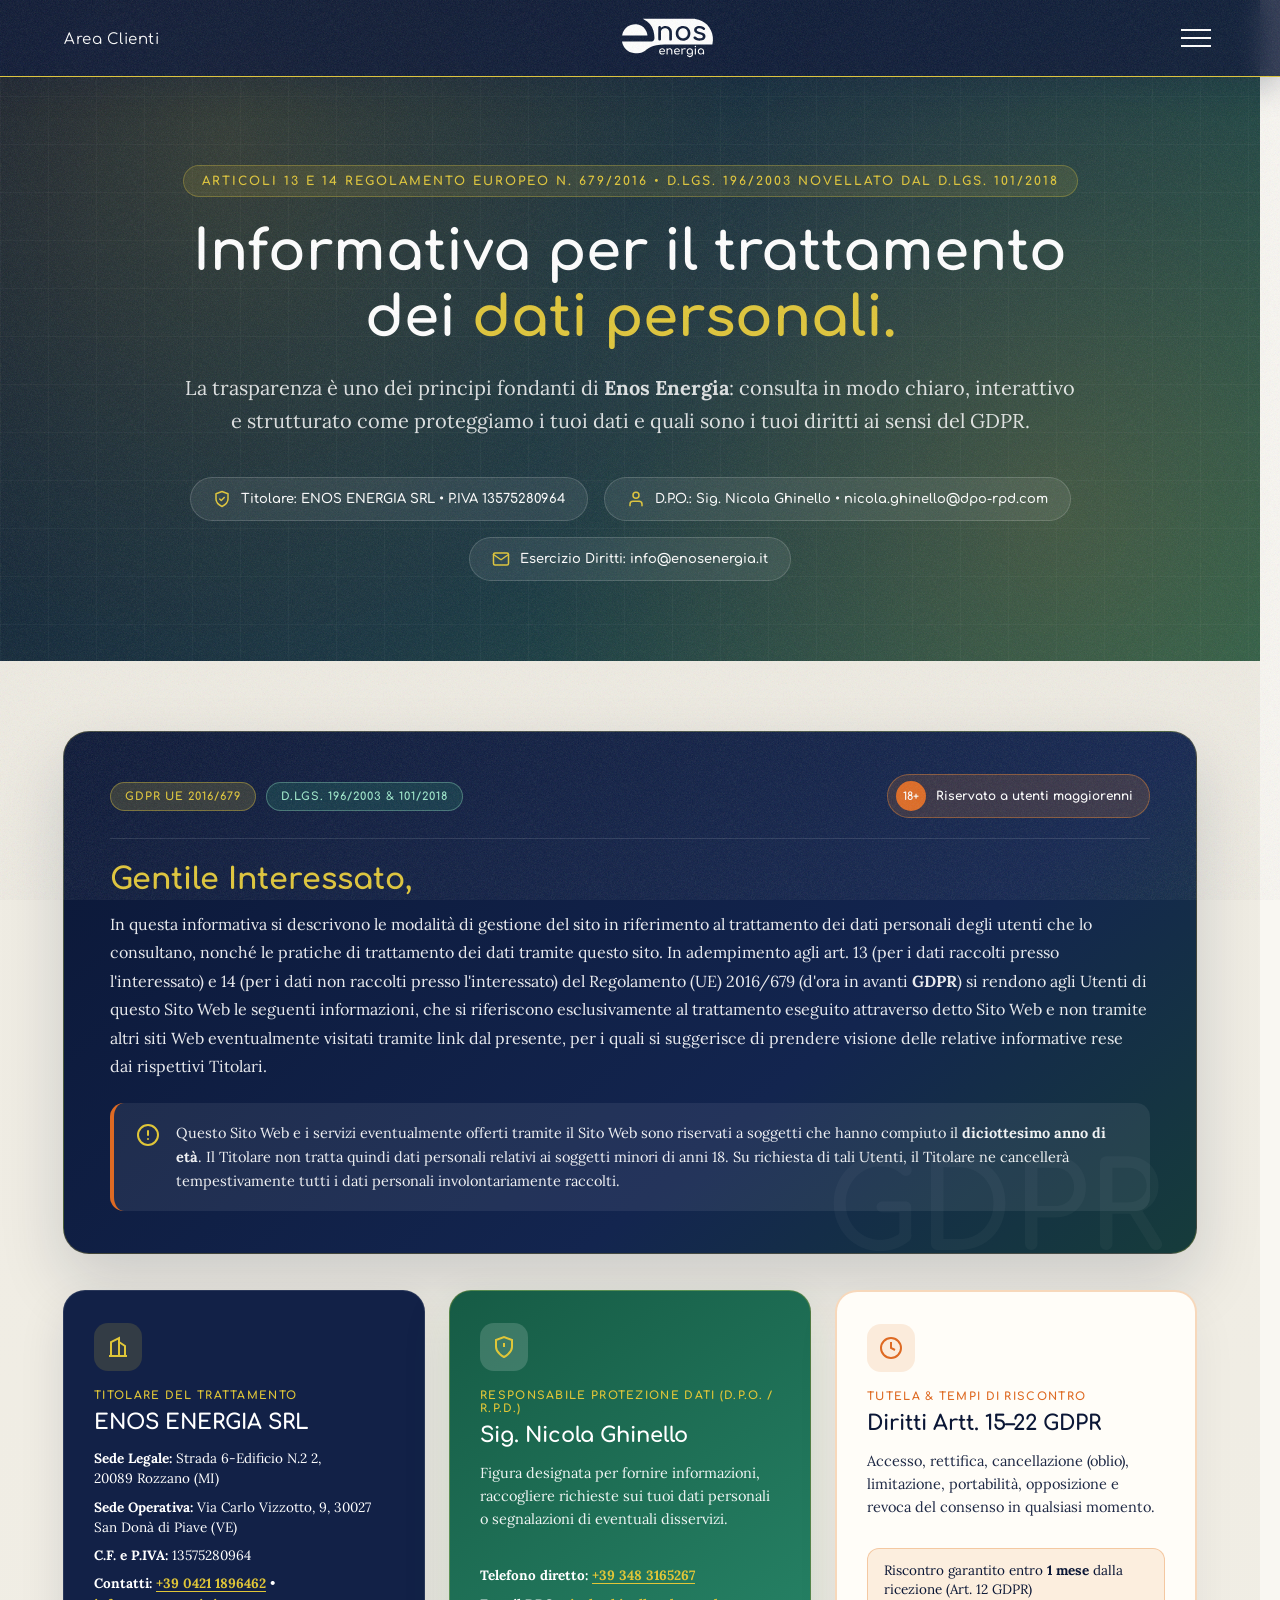
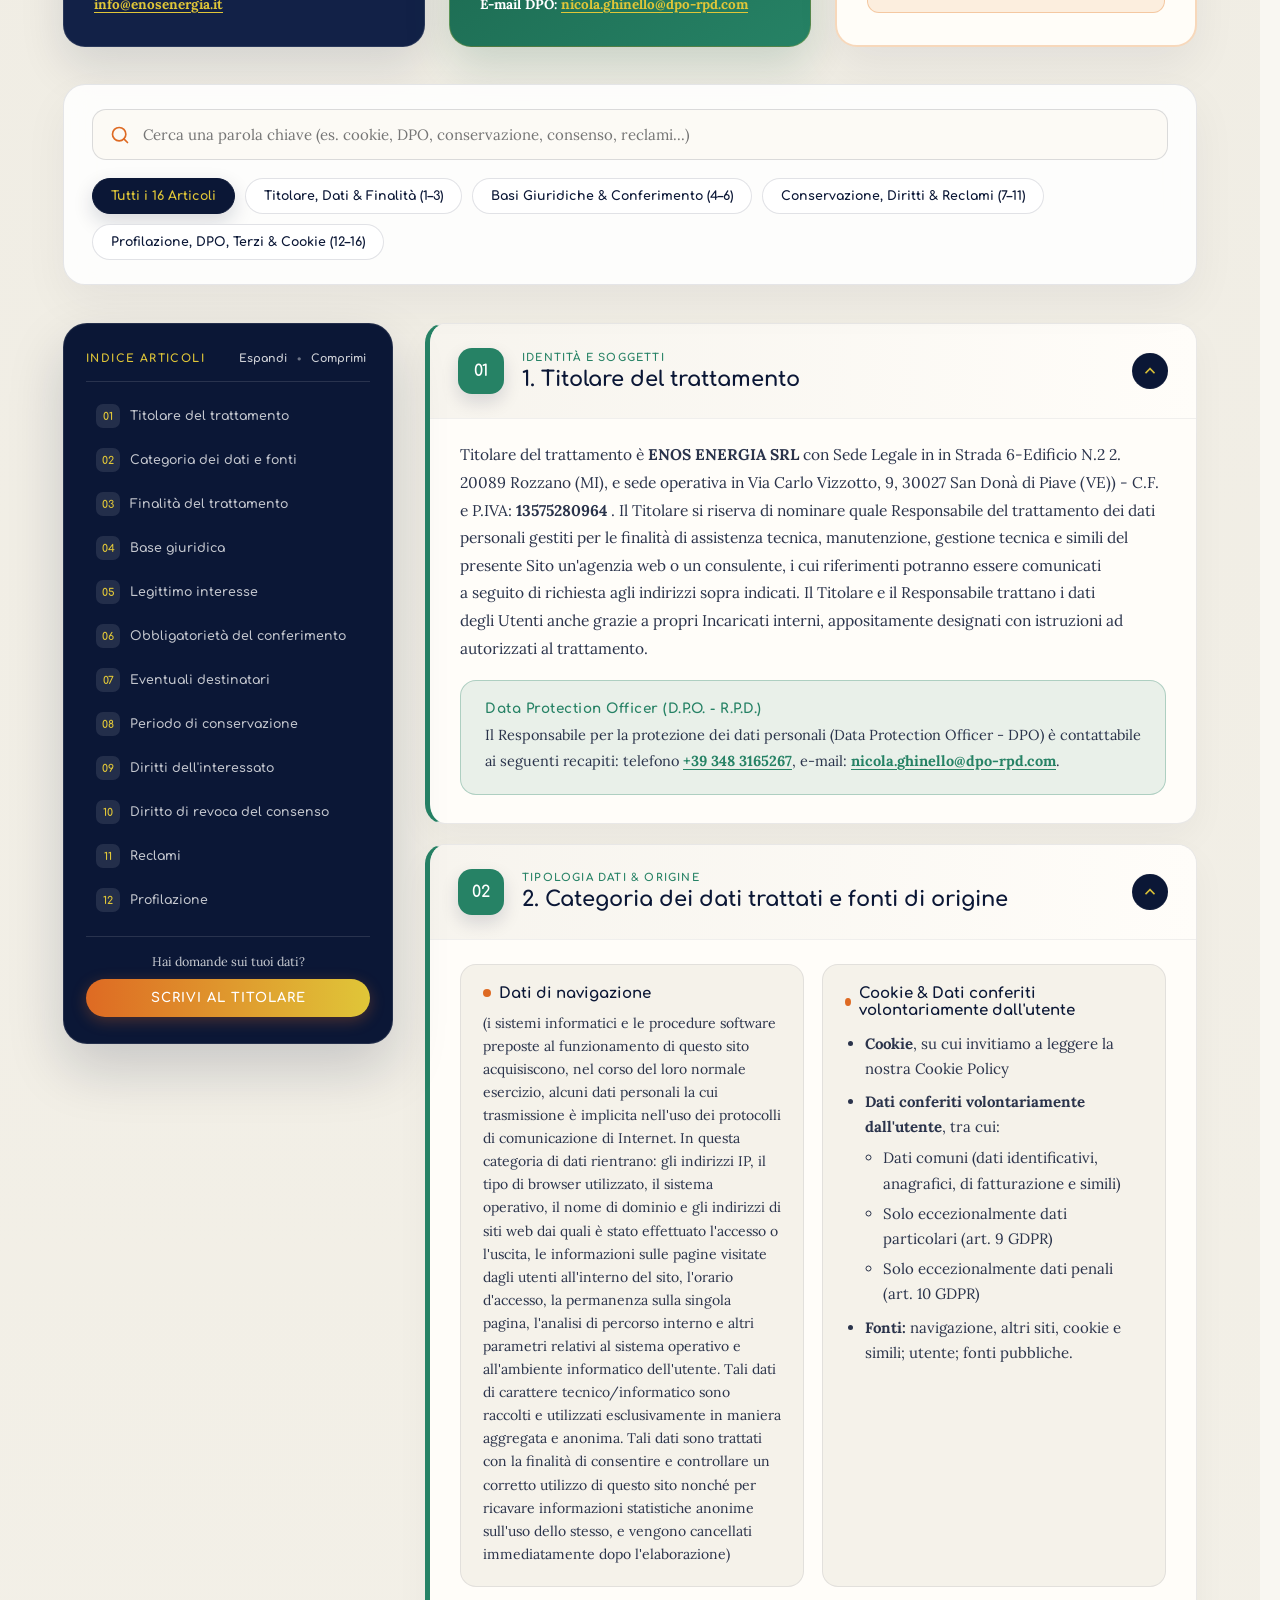
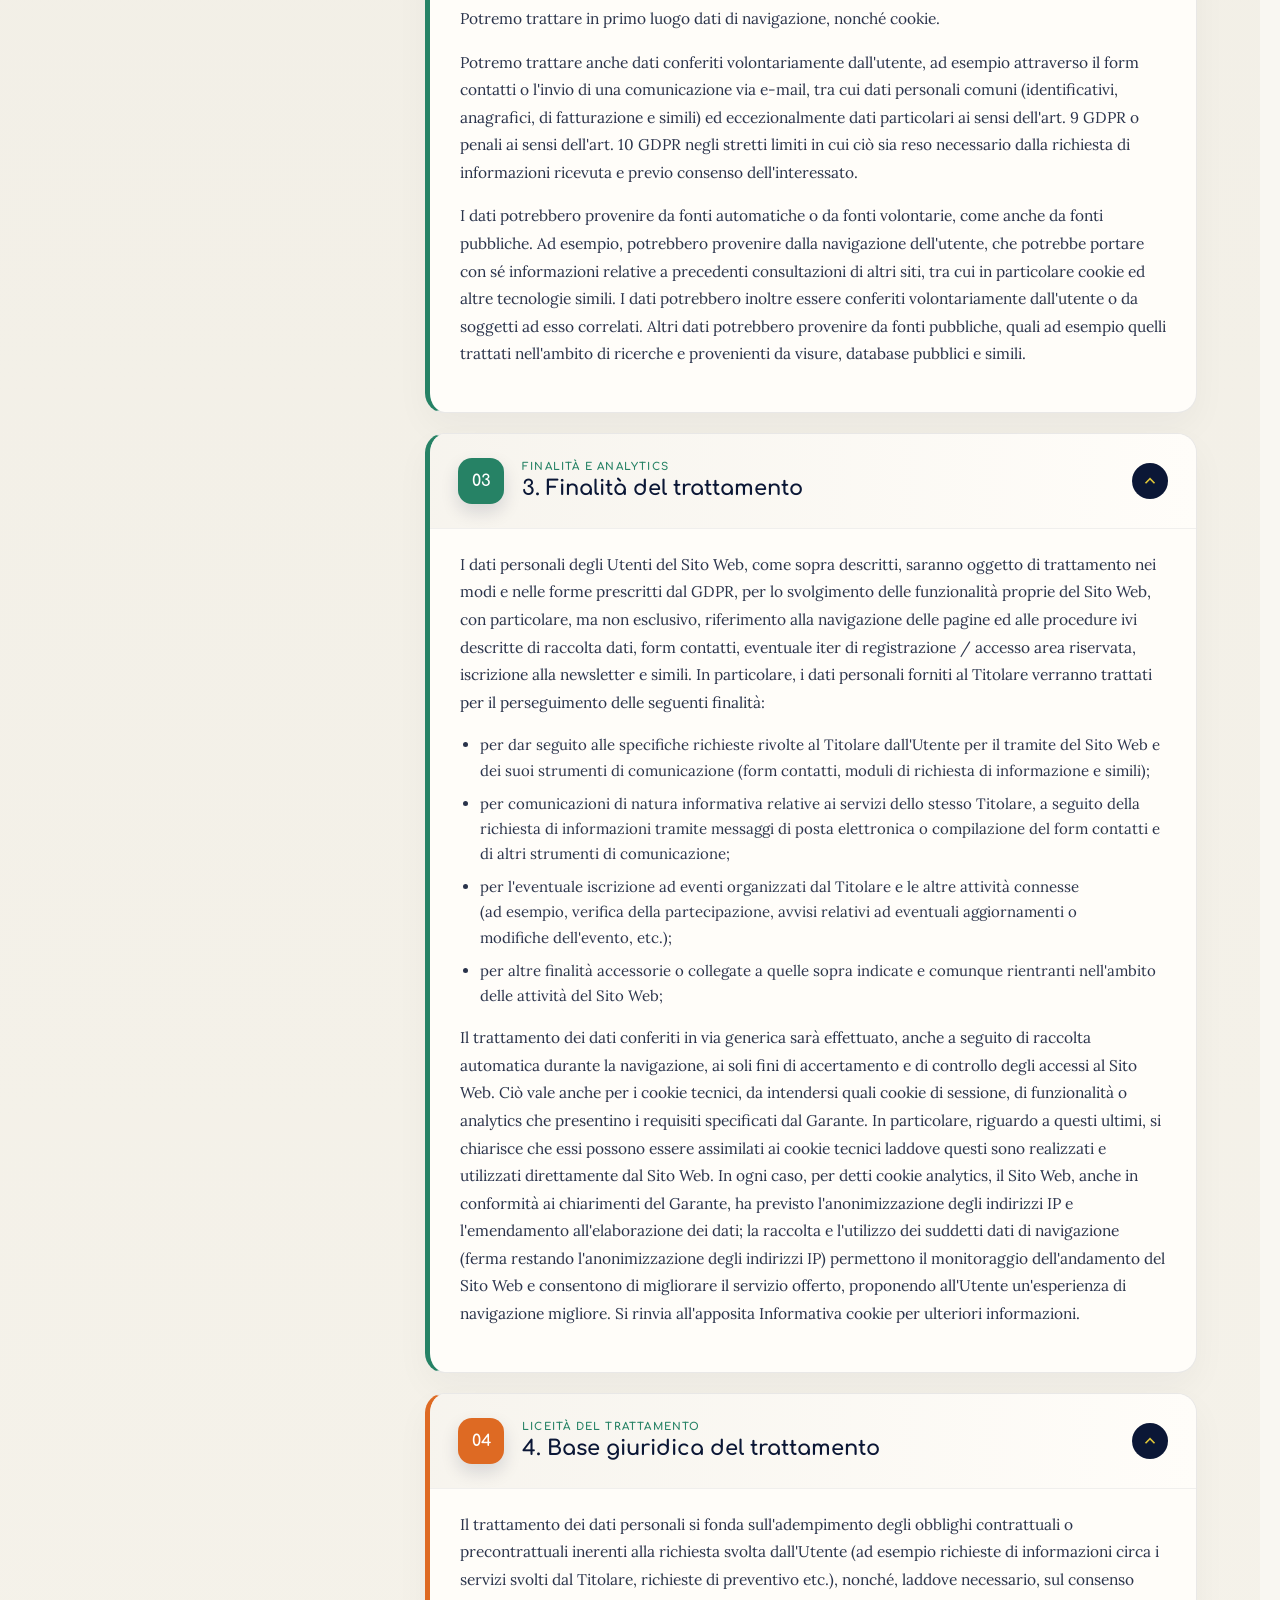
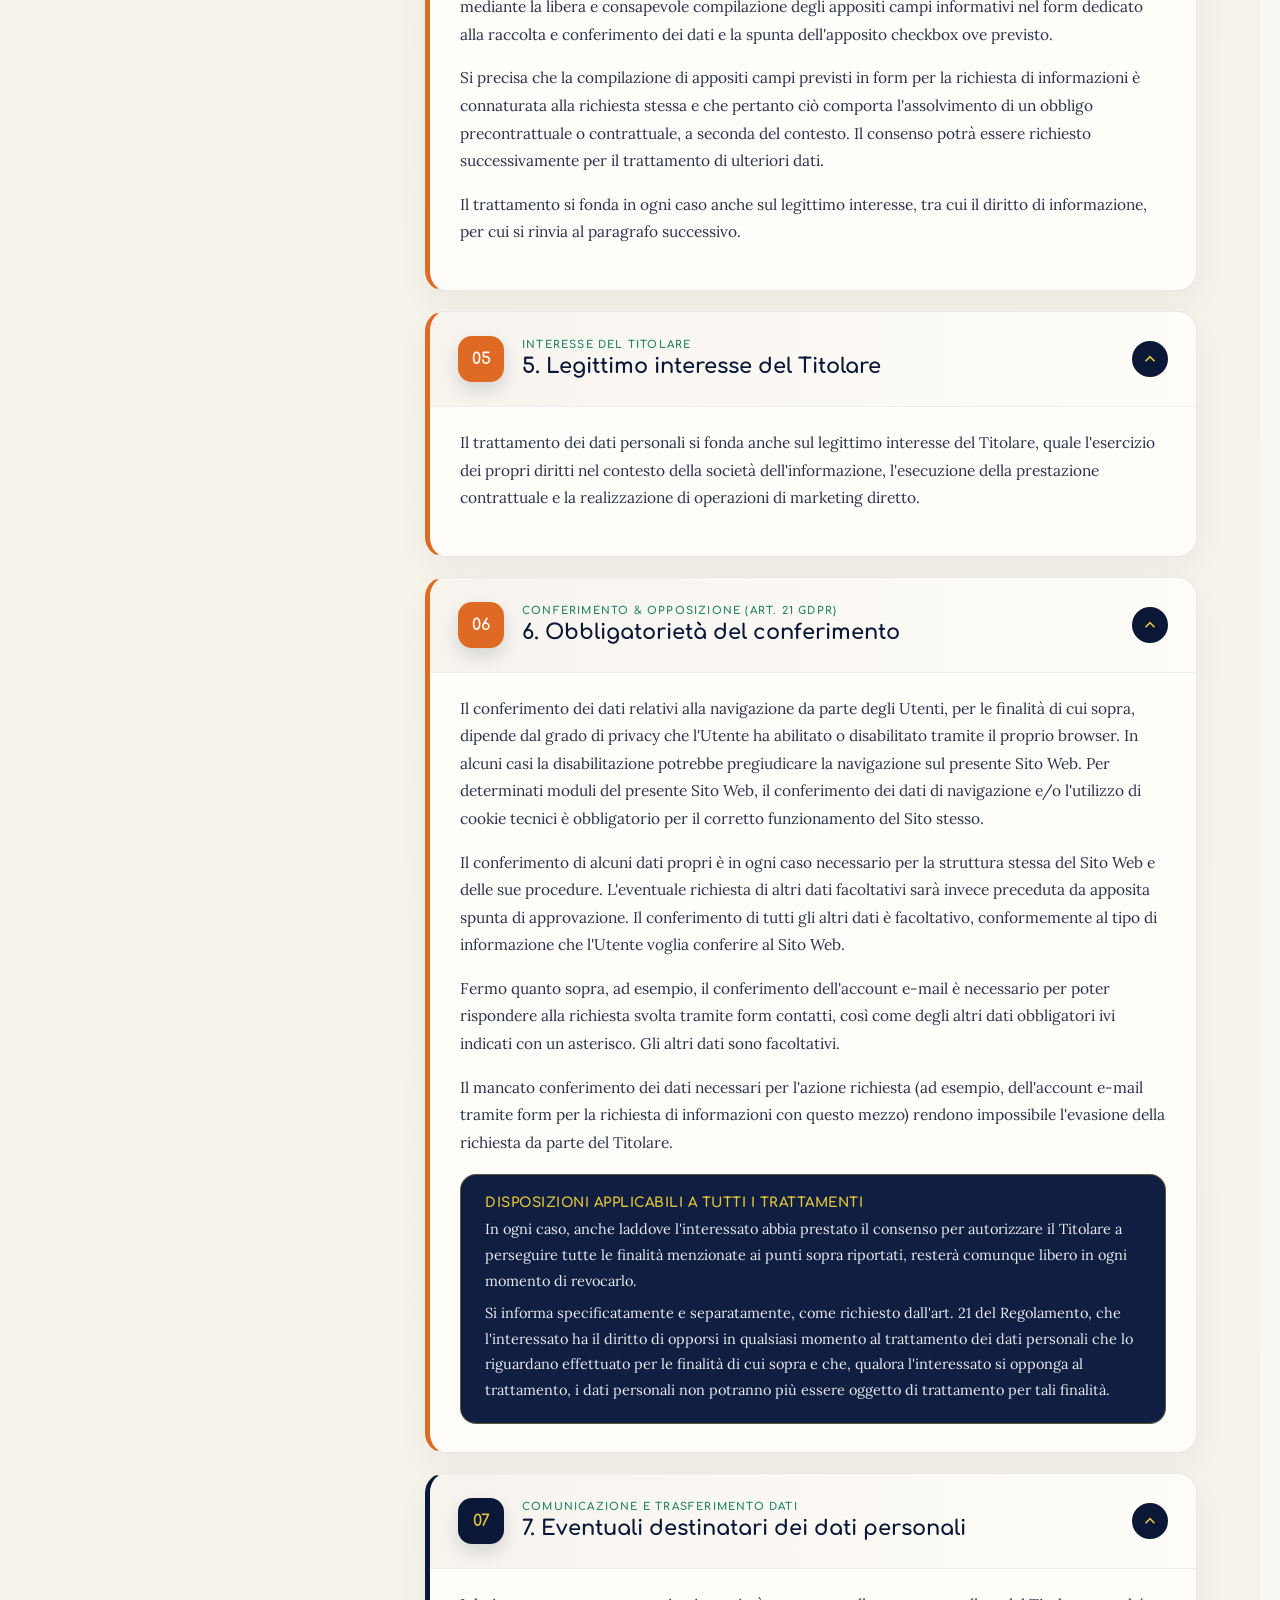
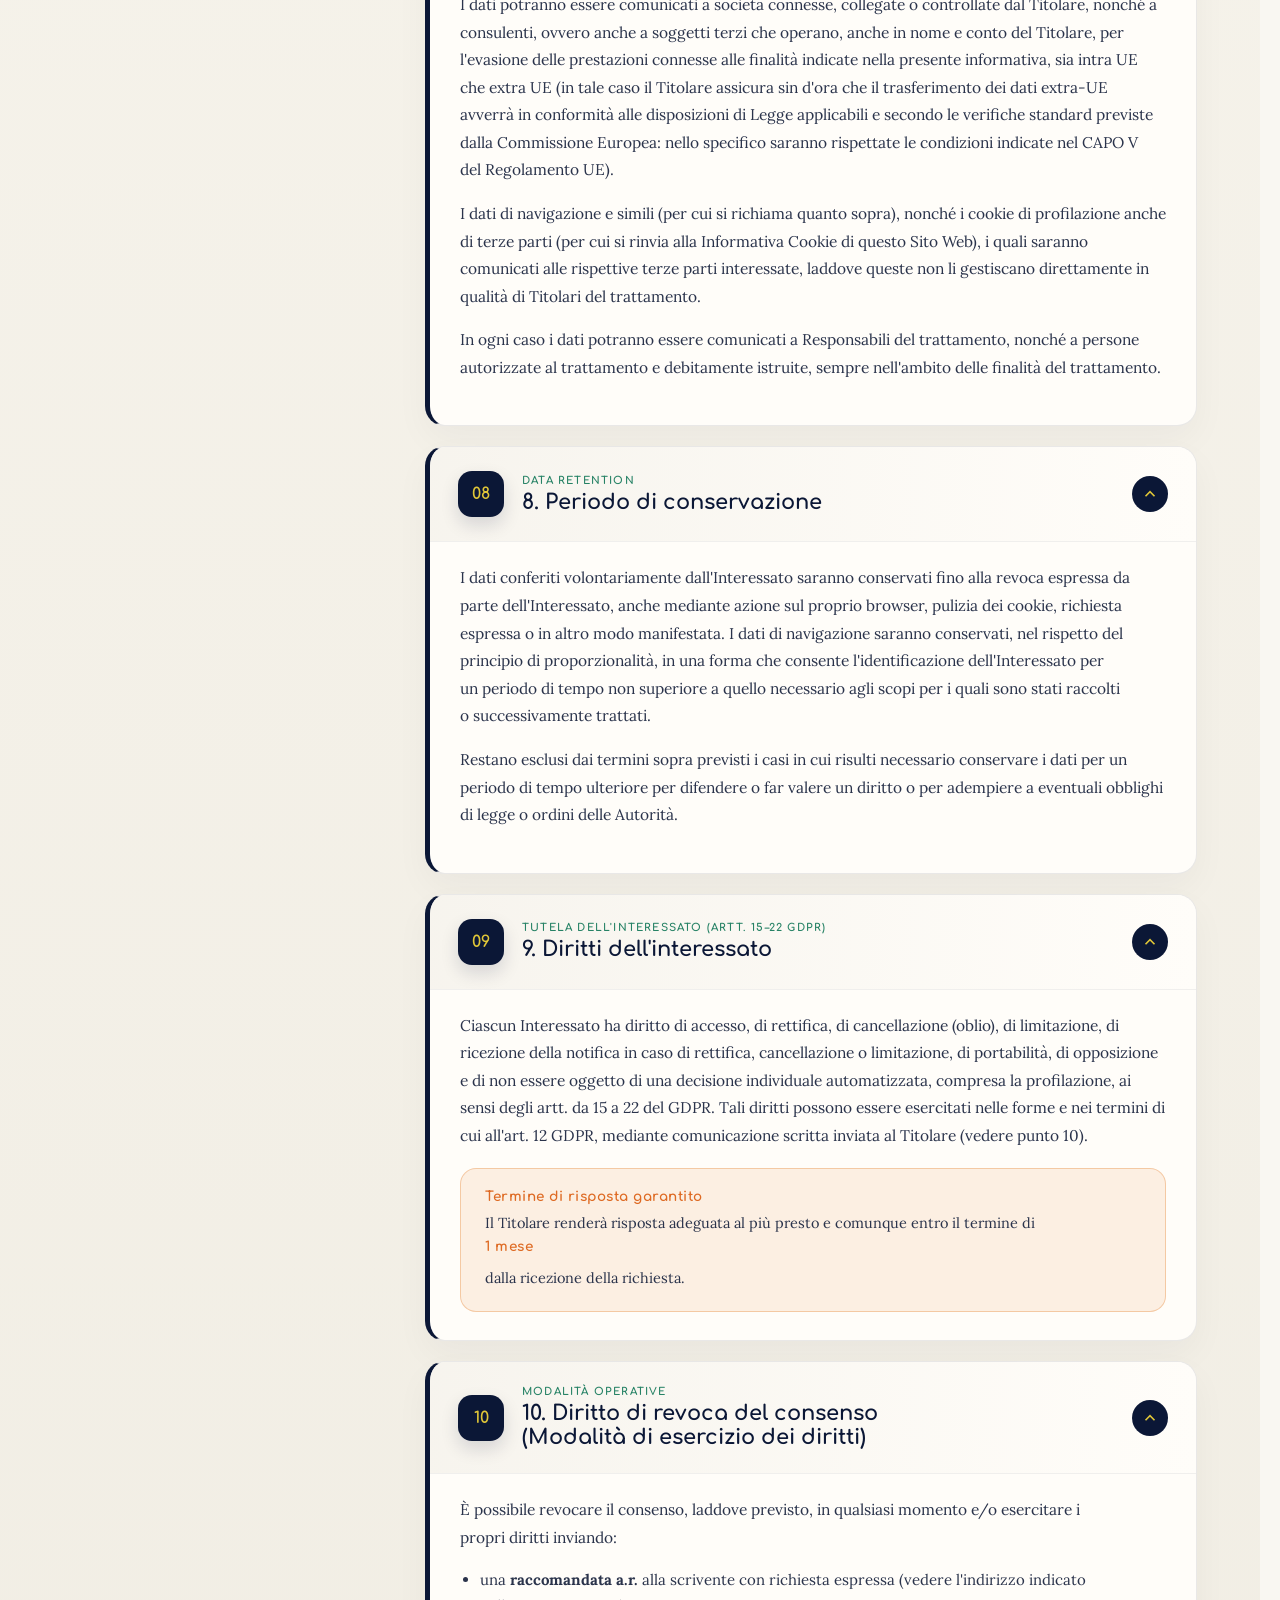
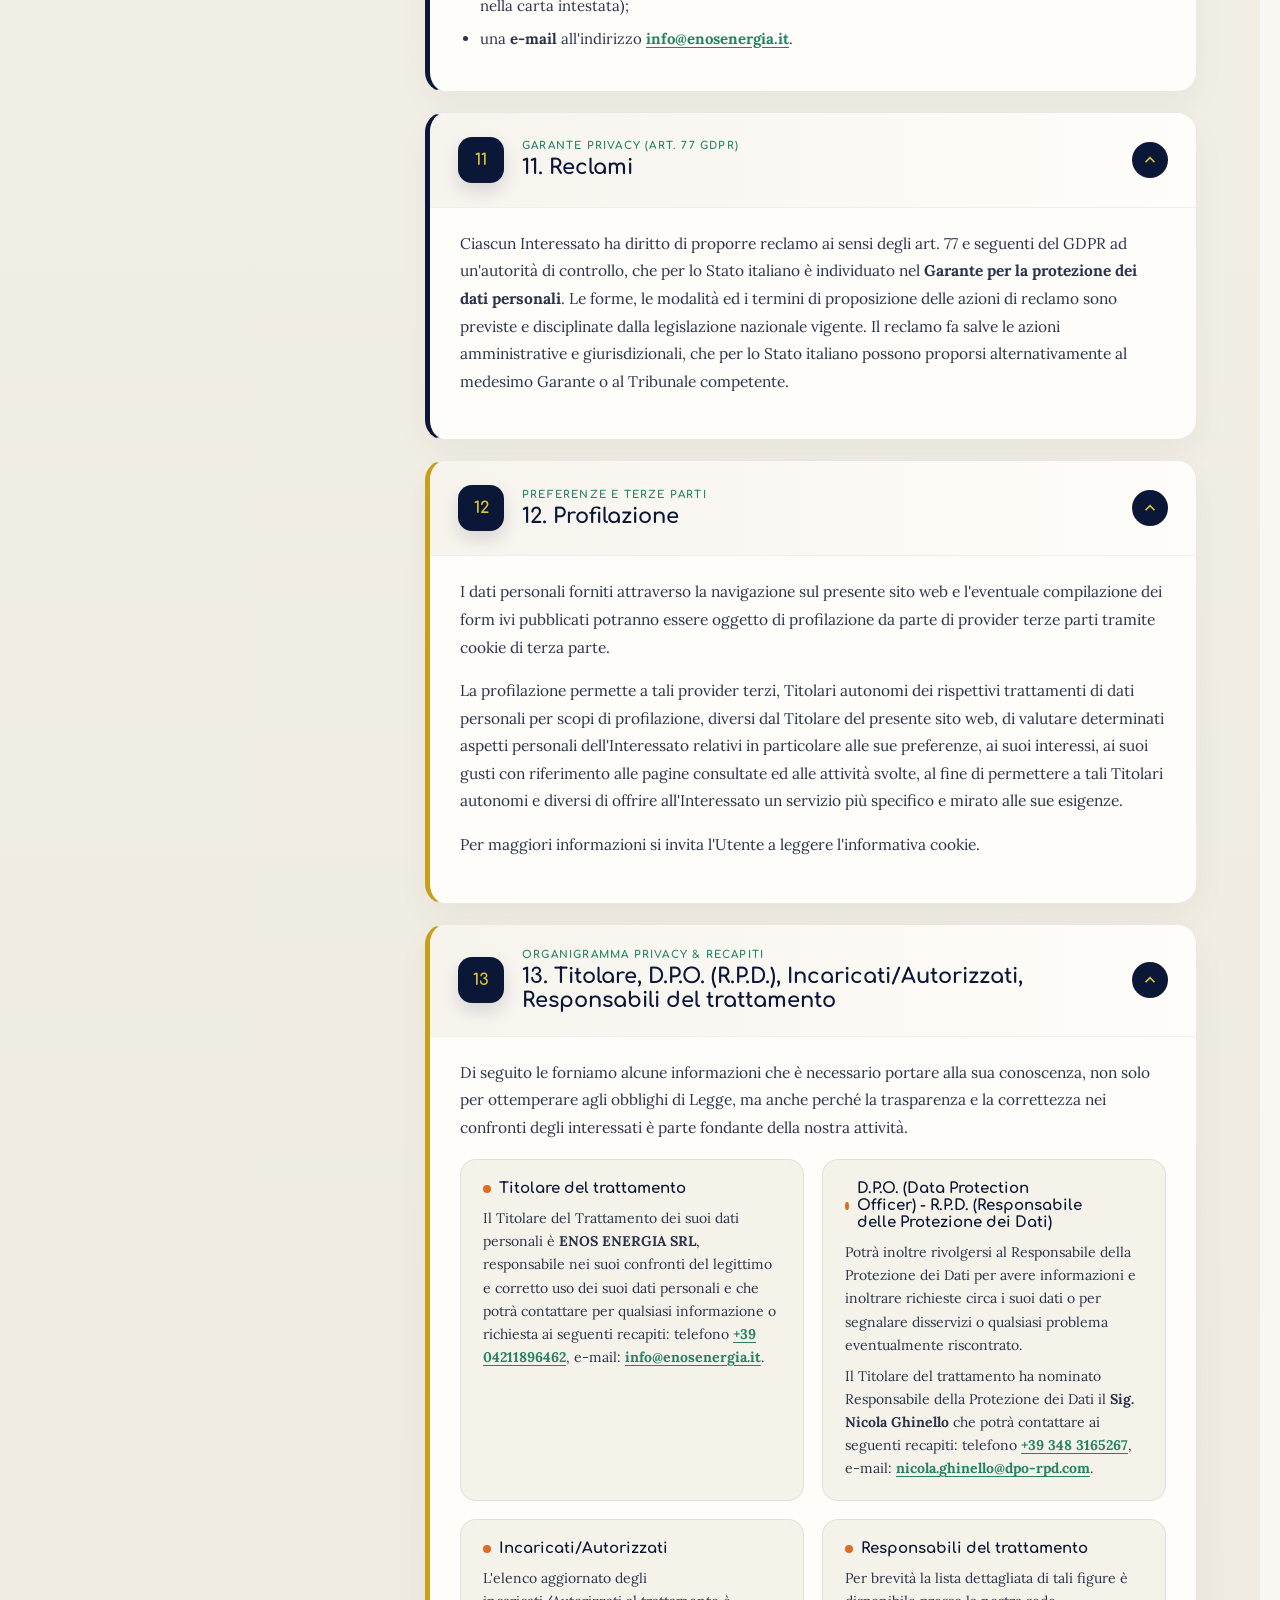
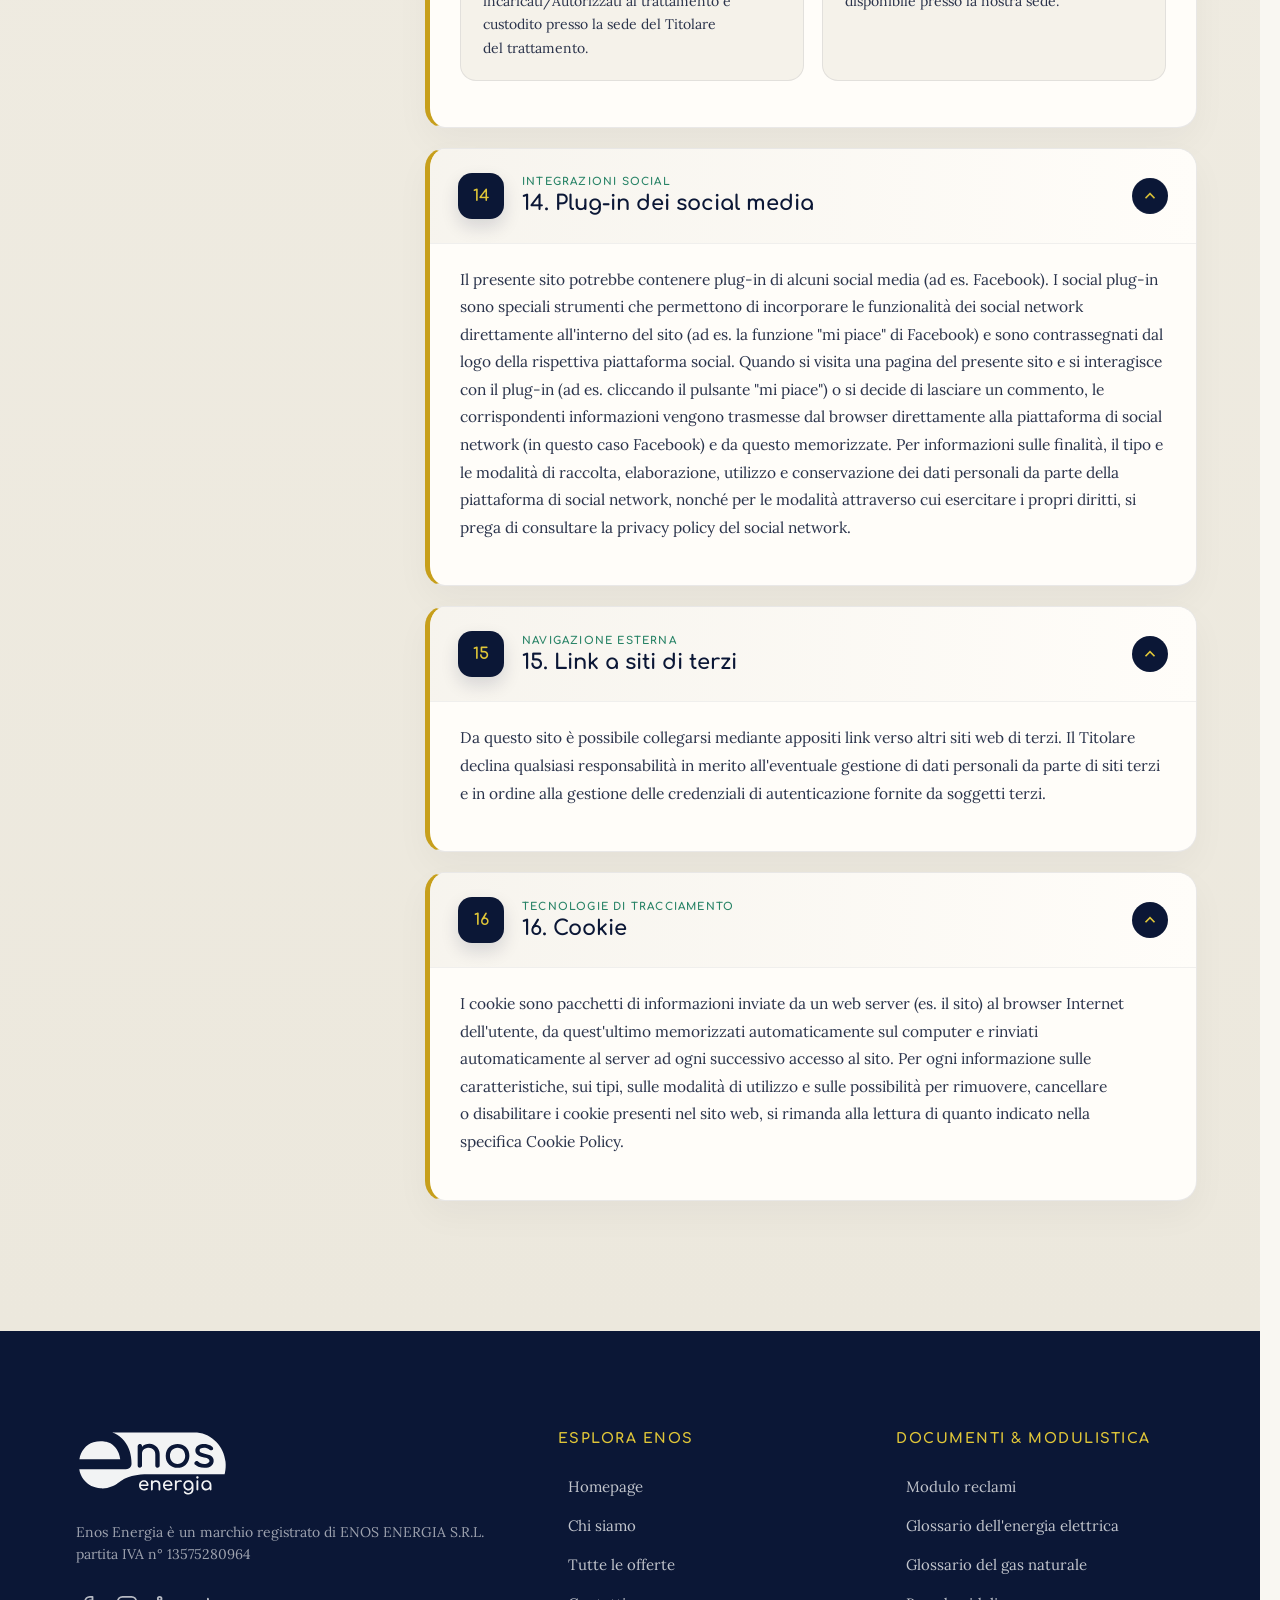
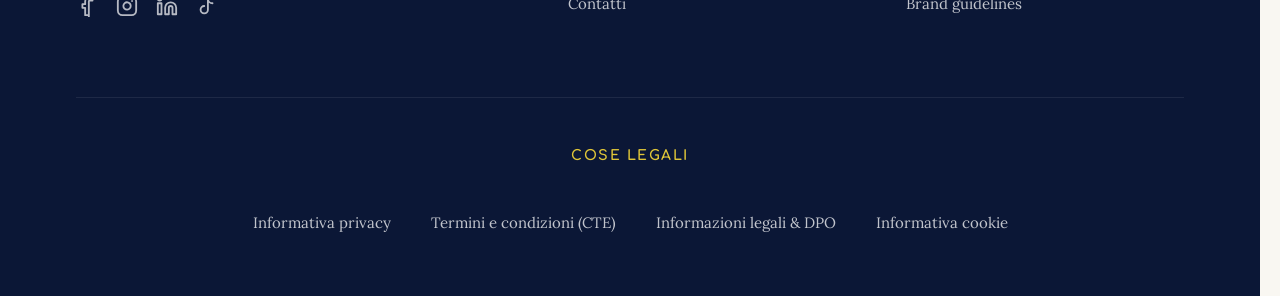
<file: privacy.html>
<!DOCTYPE html>
<html lang="it">
<head>
    <meta charset="UTF-8">
    <meta name="viewport" content="width=device-width, initial-scale=1.0">
    <title>Informativa Privacy &amp; Protezione Dati — Enos Energia</title>
    <meta name="description" content="Informativa per il trattamento dei dati personali ai sensi degli Articoli 13 e 14 del Regolamento Europeo n. 679/2016 (GDPR) e D.lgs. 196/2003 di ENOS ENERGIA S.R.L.">
    <link rel="preconnect" href="https://fonts.googleapis.com">
    <link rel="preconnect" href="https://fonts.gstatic.com" crossorigin>
    <link href="https://fonts.googleapis.com/css2?family=Comfortaa:wght@400;600;700&family=Lora:ital,wght@0,400;0,500;1,400&display=swap" rel="stylesheet">
    <link rel="stylesheet" href="css/style.css">
</head>
<body>

    <div class="noise-overlay"></div>

    <!-- HEADER GLOBALE E MENU FULLSCREEN INIETTATI DA js/main.js -->
    <div id="header-placeholder"></div>

    <!-- =====================================================================
         1. HERO BANNER PRIVACY & DATA PROTECTION HUB
         ===================================================================== -->
    <section class="privacy-hero-banner">
        <div class="cte-hero-inner">
            <span class="cte-eyebrow">ARTICOLI 13 E 14 REGOLAMENTO EUROPEO N. 679/2016 &bull; D.LGS. 196/2003 NOVELLATO DAL D.LGS. 101/2018</span>
            <h1>Informativa per il trattamento dei <span>dati&nbsp;personali.</span></h1>
            <p>
                La trasparenza è uno dei principi fondanti di <strong>Enos Energia</strong>: consulta in modo chiaro, interattivo e strutturato come proteggiamo i tuoi dati e quali sono i tuoi diritti ai sensi del&nbsp;GDPR.
            </p>

            <div class="golden-rules-bar">
                <div class="rule-pill">
                    <svg viewBox="0 0 24 24" fill="none" stroke="currentColor" stroke-width="2" stroke-linecap="round" stroke-linejoin="round"><path d="M12 22s8-4 8-10V5l-8-3-8 3v7c0 6 8 10 8 10z"/><path d="M9 12l2 2 4-4"/></svg>
                    <span>Titolare: ENOS ENERGIA SRL &bull; P.IVA&nbsp;13575280964</span>
                </div>
                <a href="mailto:nicola.ghinello@dpo-rpd.com" class="rule-pill rule-pill-link">
                    <svg viewBox="0 0 24 24" fill="none" stroke="currentColor" stroke-width="2" stroke-linecap="round" stroke-linejoin="round"><circle cx="12" cy="7" r="4"/><path d="M20 21v-2a4 4 0 0 0-4-4H8a4 4 0 0 0-4 4v2"/></svg>
                    <span>D.P.O.: Sig. Nicola Ghinello &bull; nicola.ghinello@dpo-rpd.com</span>
                </a>
                <a href="mailto:info@enosenergia.it" class="rule-pill rule-pill-link">
                    <svg viewBox="0 0 24 24" fill="none" stroke="currentColor" stroke-width="2" stroke-linecap="round" stroke-linejoin="round"><path d="M4 4h16c1.1 0 2 .9 2 2v12c0 1.1-.9 2-2 2H4c-1.1 0-2-.9-2-2V6c0-1.1.9-2 2-2z"/><polyline points="22,6 12,13 2,6"/></svg>
                    <span>Esercizio Diritti: info@enosenergia.it</span>
                </a>
            </div>
        </div>
    </section>

    <!-- =====================================================================
         2. CONTENUTO PRINCIPALE: SINTESI BENTO + ESPLORATORE INTERATTIVO
         ===================================================================== -->
    <main class="privacy-page-wrapper">

        <!-- CARD PREMESSA EDITORIALE ("Gentile Interessato") -->
        <section class="privacy-preamble-card reveal-item" aria-label="Premessa all'informativa">
            <div class="preamble-top-row">
                <div class="preamble-badge-group">
                    <span class="preamble-pill gold">GDPR UE 2016/679</span>
                    <span class="preamble-pill green">D.lgs. 196/2003 &amp; 101/2018</span>
                </div>
                <div class="age-18-badge">
                    <span class="age-circle">18+</span>
                    <span>Riservato a utenti maggiorenni</span>
                </div>
            </div>

            <div class="preamble-body">
                <h2>Gentile Interessato,</h2>
                <p>
                    In questa informativa si descrivono le modalità di gestione del sito in riferimento al trattamento dei dati personali degli utenti che lo consultano, nonché le pratiche di trattamento dei dati tramite questo sito. In adempimento agli art.&nbsp;13 (per i dati raccolti presso l'interessato) e 14 (per i dati non raccolti presso l'interessato) del Regolamento (UE) 2016/679 (d'ora in avanti <strong>GDPR</strong>) si rendono agli Utenti di questo Sito Web le seguenti informazioni, che si riferiscono esclusivamente al trattamento eseguito attraverso detto Sito Web e non tramite altri siti Web eventualmente visitati tramite link dal presente, per i quali si suggerisce di prendere visione delle relative informative rese dai rispettivi&nbsp;Titolari.
                </p>
                <div class="preamble-minor-alert">
                    <svg viewBox="0 0 24 24" fill="none" stroke="currentColor" stroke-width="2" stroke-linecap="round" stroke-linejoin="round"><circle cx="12" cy="12" r="10"/><line x1="12" y1="8" x2="12" y2="12"/><line x1="12" y1="16" x2="12.01" y2="16"/></svg>
                    <p>
                        Questo Sito Web e i servizi eventualmente offerti tramite il Sito Web sono riservati a soggetti che hanno compiuto il <strong>diciottesimo anno di età</strong>. Il Titolare non tratta quindi dati personali relativi ai soggetti minori di anni&nbsp;18. Su richiesta di tali Utenti, il Titolare ne cancellerà tempestivamente tutti i dati personali involontariamente&nbsp;raccolti.
                    </p>
                </div>
            </div>
        </section>

        <!-- SINTESI BENTO A 3 CARD: SOGGETTI DI RIFERIMENTO & TUTELA -->
        <section class="privacy-bento-summary reveal-item" aria-label="Riferimenti rapidi della Privacy">
            <div class="privacy-bento-card bento-navy">
                <div class="pb-icon">
                    <svg viewBox="0 0 24 24" fill="none" stroke="currentColor" stroke-width="2"><path d="M3 21h18"/><path d="M5 21V7l8-4v18"/><path d="M19 21V11l-6-4"/></svg>
                </div>
                <span class="pb-eyebrow">TITOLARE DEL TRATTAMENTO</span>
                <h3>ENOS ENERGIA SRL</h3>
                <ul class="pb-details">
                    <li><strong>Sede Legale:</strong> Strada 6-Edificio N.2 2, 20089 Rozzano&nbsp;(MI)</li>
                    <li><strong>Sede Operativa:</strong> Via Carlo Vizzotto, 9, 30027 San Donà di Piave&nbsp;(VE)</li>
                    <li><strong>C.F. e P.IVA:</strong> 13575280964</li>
                    <li><strong>Contatti:</strong> <a href="tel:+3904211896462">+39 0421 1896462</a> &bull; <a href="mailto:info@enosenergia.it">info@enosenergia.it</a></li>
                </ul>
            </div>

            <div class="privacy-bento-card bento-emerald">
                <div class="pb-icon">
                    <svg viewBox="0 0 24 24" fill="none" stroke="currentColor" stroke-width="2"><path d="M12 22s8-4 8-10V5l-8-3-8 3v7c0 6 8 10 8 10z"/><path d="M12 8v4"/><path d="M12 16h.01"/></svg>
                </div>
                <span class="pb-eyebrow">RESPONSABILE PROTEZIONE DATI (D.P.O. / R.P.D.)</span>
                <h3>Sig. Nicola Ghinello</h3>
                <p class="pb-desc">
                    Figura designata per fornire informazioni, raccogliere richieste sui tuoi dati personali o segnalazioni di eventuali&nbsp;disservizi.
                </p>
                <ul class="pb-details">
                    <li><strong>Telefono diretto:</strong> <a href="tel:+393483165267">+39 348 3165267</a></li>
                    <li><strong>E-mail DPO:</strong> <a href="mailto:nicola.ghinello@dpo-rpd.com">nicola.ghinello@dpo-rpd.com</a></li>
                </ul>
            </div>

            <div class="privacy-bento-card bento-cream">
                <div class="pb-icon">
                    <svg viewBox="0 0 24 24" fill="none" stroke="currentColor" stroke-width="2"><circle cx="12" cy="12" r="10"/><polyline points="12 6 12 12 16 14"/></svg>
                </div>
                <span class="pb-eyebrow">TUTELA &amp; TEMPI DI RISCONTRO</span>
                <h3>Diritti Artt. 15–22 GDPR</h3>
                <p class="pb-desc">
                    Accesso, rettifica, cancellazione (oblio), limitazione, portabilità, opposizione e revoca del consenso in qualsiasi&nbsp;momento.
                </p>
                <div class="pb-highlight-pill">
                    <span>Riscontro garantito entro <strong>1 mese</strong> dalla ricezione (Art. 12 GDPR)</span>
                </div>
            </div>
        </section>

        <!-- BARRA DI FILTRO MACRO-AREE E RICERCA ISTANTANEA -->
        <section class="privacy-toolbar-card reveal-item" aria-label="Filtra o cerca nell'informativa">
            <div class="privacy-search-box">
                <svg viewBox="0 0 24 24" fill="none" stroke="currentColor" stroke-width="2" stroke-linecap="round" stroke-linejoin="round"><circle cx="11" cy="11" r="8"/><line x1="21" y1="21" x2="16.65" y2="16.65"/></svg>
                <input type="search" id="privacy-search-input" placeholder="Cerca una parola chiave (es. cookie, DPO, conservazione, consenso, reclami...)" aria-label="Cerca nel testo dell'informativa">
            </div>

            <div class="privacy-category-pills" role="tablist" aria-label="Filtra per macro-argomento">
                <button type="button" class="priv-filter-pill active" data-priv-group="all">Tutti i 16 Articoli</button>
                <button type="button" class="priv-filter-pill" data-priv-group="fondamenti">Titolare, Dati &amp; Finalità (1–3)</button>
                <button type="button" class="priv-filter-pill" data-priv-group="basi">Basi Giuridiche &amp; Conferimento (4–6)</button>
                <button type="button" class="priv-filter-pill" data-priv-group="diritti">Conservazione, Diritti &amp; Reclami (7–11)</button>
                <button type="button" class="priv-filter-pill" data-priv-group="tecnico">Profilazione, DPO, Terzi &amp; Cookie (12–16)</button>
            </div>
        </section>

        <!-- LAYOUT A DUE COLONNE: INDICE INTERATTIVO STICKY + STREAM DEI 16 ARTICOLI -->
        <div class="privacy-explorer-grid">

            <!-- SIDEBAR SINISTRA: INDICE RAPIDO (STICKY) -->
            <aside class="privacy-toc-sidebar">
                <div class="toc-sticky-card">
                    <div class="toc-header">
                        <span class="toc-kicker">INDICE ARTICOLI</span>
                        <div class="toc-expand-actions">
                            <button type="button" id="priv-expand-all" class="toc-action-btn" title="Espandi tutti gli articoli">Espandi</button>
                            <span>&bull;</span>
                            <button type="button" id="priv-collapse-all" class="toc-action-btn" title="Comprimi tutti gli articoli">Comprimi</button>
                        </div>
                    </div>

                    <nav class="privacy-toc-list" aria-label="Indice dell'informativa privacy">
                        <a href="#art-1" class="toc-item active" data-toc-target="art-1"><span class="toc-num">01</span><span>Titolare del trattamento</span></a>
                        <a href="#art-2" class="toc-item" data-toc-target="art-2"><span class="toc-num">02</span><span>Categoria dei dati e fonti</span></a>
                        <a href="#art-3" class="toc-item" data-toc-target="art-3"><span class="toc-num">03</span><span>Finalità del trattamento</span></a>
                        <a href="#art-4" class="toc-item" data-toc-target="art-4"><span class="toc-num">04</span><span>Base giuridica</span></a>
                        <a href="#art-5" class="toc-item" data-toc-target="art-5"><span class="toc-num">05</span><span>Legittimo interesse</span></a>
                        <a href="#art-6" class="toc-item" data-toc-target="art-6"><span class="toc-num">06</span><span>Obbligatorietà del conferimento</span></a>
                        <a href="#art-7" class="toc-item" data-toc-target="art-7"><span class="toc-num">07</span><span>Eventuali destinatari</span></a>
                        <a href="#art-8" class="toc-item" data-toc-target="art-8"><span class="toc-num">08</span><span>Periodo di conservazione</span></a>
                        <a href="#art-9" class="toc-item" data-toc-target="art-9"><span class="toc-num">09</span><span>Diritti dell'interessato</span></a>
                        <a href="#art-10" class="toc-item" data-toc-target="art-10"><span class="toc-num">10</span><span>Diritto di revoca del consenso</span></a>
                        <a href="#art-11" class="toc-item" data-toc-target="art-11"><span class="toc-num">11</span><span>Reclami</span></a>
                        <a href="#art-12" class="toc-item" data-toc-target="art-12"><span class="toc-num">12</span><span>Profilazione</span></a>
                        <a href="#art-13" class="toc-item" data-toc-target="art-13"><span class="toc-num">13</span><span>Titolare, D.P.O. e Responsabili</span></a>
                        <a href="#art-14" class="toc-item" data-toc-target="art-14"><span class="toc-num">14</span><span>Plug-in dei social media</span></a>
                        <a href="#art-15" class="toc-item" data-toc-target="art-15"><span class="toc-num">15</span><span>Link a siti di terzi</span></a>
                        <a href="#art-16" class="toc-item" data-toc-target="art-16"><span class="toc-num">16</span><span>Cookie</span></a>
                    </nav>

                    <div class="toc-footer-cta">
                        <span>Hai domande sui tuoi dati?</span>
                        <a href="mailto:info@enosenergia.it" class="btn-cta btn-solid">Scrivi al Titolare</a>
                    </div>
                </div>
            </aside>

            <!-- COLONNA DESTRA: STREAM DEI 16 ARTICOLI -->
            <div class="privacy-articles-stream" id="privacy-articles-container">

                <!-- ARTICOLO 1 -->
                <article id="art-1" class="privacy-article-card is-open" data-priv-category="fondamenti">
                    <button type="button" class="priv-article-header" aria-expanded="true">
                        <div class="priv-header-left">
                            <span class="priv-num-badge">01</span>
                            <div>
                                <span class="priv-cat-tag">IDENTITÀ E SOGGETTI</span>
                                <h3>1. Titolare del&nbsp;trattamento</h3>
                            </div>
                        </div>
                        <span class="priv-toggle-icon" aria-hidden="true">
                            <svg viewBox="0 0 24 24" fill="none" stroke="currentColor" stroke-width="2.2"><polyline points="6 9 12 15 18 9"/></svg>
                        </span>
                    </button>
                    <div class="priv-article-body">
                        <p>
                            Titolare del trattamento è <strong>ENOS ENERGIA SRL</strong> con Sede Legale in in Strada 6-Edificio N.2 2. 20089 Rozzano (MI), e sede operativa in Via Carlo Vizzotto, 9, 30027 San Donà di Piave (VE)) - C.F. e P.IVA: <strong>13575280964</strong> . Il Titolare si riserva di nominare quale Responsabile del trattamento dei dati personali gestiti per le finalità di assistenza tecnica, manutenzione, gestione tecnica e simili del presente Sito un'agenzia web o un consulente, i cui riferimenti potranno essere comunicati a seguito di richiesta agli indirizzi sopra indicati. Il Titolare e il Responsabile trattano i dati degli Utenti anche grazie a propri Incaricati interni, appositamente designati con istruzioni ad autorizzati al&nbsp;trattamento.
                        </p>
                        <div class="priv-callout-box emerald">
                            <strong>Data Protection Officer (D.P.O. - R.P.D.)</strong>
                            <p>
                                Il Responsabile per la protezione dei dati personali (Data Protection Officer - DPO) è contattabile ai seguenti recapiti: telefono <a href="tel:+393483165267">+39 348 3165267</a>, e-mail: <a href="mailto:nicola.ghinello@dpo-rpd.com">nicola.ghinello@dpo-rpd.com</a>.
                            </p>
                        </div>
                    </div>
                </article>

                <!-- ARTICOLO 2 -->
                <article id="art-2" class="privacy-article-card is-open" data-priv-category="fondamenti">
                    <button type="button" class="priv-article-header" aria-expanded="true">
                        <div class="priv-header-left">
                            <span class="priv-num-badge">02</span>
                            <div>
                                <span class="priv-cat-tag">TIPOLOGIA DATI &amp; ORIGINE</span>
                                <h3>2. Categoria dei dati trattati e fonti di&nbsp;origine</h3>
                            </div>
                        </div>
                        <span class="priv-toggle-icon" aria-hidden="true">
                            <svg viewBox="0 0 24 24" fill="none" stroke="currentColor" stroke-width="2.2"><polyline points="6 9 12 15 18 9"/></svg>
                        </span>
                    </button>
                    <div class="priv-article-body">
                        <div class="priv-subgrid">
                            <div class="priv-subcard">
                                <h4>Dati di navigazione</h4>
                                <p>
                                    (i sistemi informatici e le procedure software preposte al funzionamento di questo sito acquisiscono, nel corso del loro normale esercizio, alcuni dati personali la cui trasmissione è implicita nell'uso dei protocolli di comunicazione di Internet. In questa categoria di dati rientrano: gli indirizzi IP, il tipo di browser utilizzato, il sistema operativo, il nome di dominio e gli indirizzi di siti web dai quali è stato effettuato l'accesso o l'uscita, le informazioni sulle pagine visitate dagli utenti all'interno del sito, l'orario d'accesso, la permanenza sulla singola pagina, l'analisi di percorso interno e altri parametri relativi al sistema operativo e all'ambiente informatico dell'utente. Tali dati di carattere tecnico/informatico sono raccolti e utilizzati esclusivamente in maniera aggregata e anonima. Tali dati sono trattati con la finalità di consentire e controllare un corretto utilizzo di questo sito nonché per ricavare informazioni statistiche anonime sull'uso dello stesso, e vengono cancellati immediatamente dopo&nbsp;l'elaborazione)
                                </p>
                            </div>
                            <div class="priv-subcard">
                                <h4>Cookie &amp; Dati conferiti volontariamente dall'utente</h4>
                                <ul class="priv-styled-list">
                                    <li><strong>Cookie</strong>, su cui invitiamo a leggere la nostra Cookie&nbsp;Policy</li>
                                    <li><strong>Dati conferiti volontariamente dall'utente</strong>, tra cui:
                                        <ul>
                                            <li>Dati comuni (dati identificativi, anagrafici, di fatturazione e&nbsp;simili)</li>
                                            <li>Solo eccezionalmente dati particolari (art.&nbsp;9&nbsp;GDPR)</li>
                                            <li>Solo eccezionalmente dati penali (art.&nbsp;10&nbsp;GDPR)</li>
                                        </ul>
                                    </li>
                                    <li><strong>Fonti:</strong> navigazione, altri siti, cookie e simili; utente; fonti&nbsp;pubbliche.</li>
                                </ul>
                            </div>
                        </div>
                        <p>
                            Potremo trattare in primo luogo dati di navigazione, nonché&nbsp;cookie.
                        </p>
                        <p>
                            Potremo trattare anche dati conferiti volontariamente dall'utente, ad esempio attraverso il form contatti o l'invio di una comunicazione via e-mail, tra cui dati personali comuni (identificativi, anagrafici, di fatturazione e simili) ed eccezionalmente dati particolari ai sensi dell'art.&nbsp;9 GDPR o penali ai sensi dell'art.&nbsp;10 GDPR negli stretti limiti in cui ciò sia reso necessario dalla richiesta di informazioni ricevuta e previo consenso&nbsp;dell'interessato.
                        </p>
                        <p>
                            I dati potrebbero provenire da fonti automatiche o da fonti volontarie, come anche da fonti pubbliche. Ad esempio, potrebbero provenire dalla navigazione dell'utente, che potrebbe portare con sé informazioni relative a precedenti consultazioni di altri siti, tra cui in particolare cookie ed altre tecnologie simili. I dati potrebbero inoltre essere conferiti volontariamente dall'utente o da soggetti ad esso correlati. Altri dati potrebbero provenire da fonti pubbliche, quali ad esempio quelli trattati nell'ambito di ricerche e provenienti da visure, database pubblici e&nbsp;simili.
                        </p>
                    </div>
                </article>

                <!-- ARTICOLO 3 -->
                <article id="art-3" class="privacy-article-card is-open" data-priv-category="fondamenti">
                    <button type="button" class="priv-article-header" aria-expanded="true">
                        <div class="priv-header-left">
                            <span class="priv-num-badge">03</span>
                            <div>
                                <span class="priv-cat-tag">FINALITÀ E ANALYTICS</span>
                                <h3>3. Finalità del&nbsp;trattamento</h3>
                            </div>
                        </div>
                        <span class="priv-toggle-icon" aria-hidden="true">
                            <svg viewBox="0 0 24 24" fill="none" stroke="currentColor" stroke-width="2.2"><polyline points="6 9 12 15 18 9"/></svg>
                        </span>
                    </button>
                    <div class="priv-article-body">
                        <p>
                            I dati personali degli Utenti del Sito Web, come sopra descritti, saranno oggetto di trattamento nei modi e nelle forme prescritti dal GDPR, per lo svolgimento delle funzionalità proprie del Sito Web, con particolare, ma non esclusivo, riferimento alla navigazione delle pagine ed alle procedure ivi descritte di raccolta dati, form contatti, eventuale iter di registrazione / accesso area riservata, iscrizione alla newsletter e simili. In particolare, i dati personali forniti al Titolare verranno trattati per il perseguimento delle seguenti&nbsp;finalità:
                        </p>
                        <ul class="priv-styled-list">
                            <li>per dar seguito alle specifiche richieste rivolte al Titolare dall'Utente per il tramite del Sito Web e dei suoi strumenti di comunicazione (form contatti, moduli di richiesta di informazione e&nbsp;simili);</li>
                            <li>per comunicazioni di natura informativa relative ai servizi dello stesso Titolare, a seguito della richiesta di informazioni tramite messaggi di posta elettronica o compilazione del form contatti e di altri strumenti di&nbsp;comunicazione;</li>
                            <li>per l'eventuale iscrizione ad eventi organizzati dal Titolare e le altre attività connesse (ad esempio, verifica della partecipazione, avvisi relativi ad eventuali aggiornamenti o modifiche dell'evento,&nbsp;etc.);</li>
                            <li>per altre finalità accessorie o collegate a quelle sopra indicate e comunque rientranti nell'ambito delle attività del Sito&nbsp;Web;</li>
                        </ul>
                        <p>
                            Il trattamento dei dati conferiti in via generica sarà effettuato, anche a seguito di raccolta automatica durante la navigazione, ai soli fini di accertamento e di controllo degli accessi al Sito Web. Ciò vale anche per i cookie tecnici, da intendersi quali cookie di sessione, di funzionalità o analytics che presentino i requisiti specificati dal Garante. In particolare, riguardo a questi ultimi, si chiarisce che essi possono essere assimilati ai cookie tecnici laddove questi sono realizzati e utilizzati direttamente dal Sito Web. In ogni caso, per detti cookie analytics, il Sito Web, anche in conformità ai chiarimenti del Garante, ha previsto l'anonimizzazione degli indirizzi IP e l'emendamento all'elaborazione dei dati; la raccolta e l'utilizzo dei suddetti dati di navigazione (ferma restando l'anonimizzazione degli indirizzi IP) permettono il monitoraggio dell'andamento del Sito Web e consentono di migliorare il servizio offerto, proponendo all'Utente un'esperienza di navigazione migliore. Si rinvia all'apposita Informativa cookie per ulteriori&nbsp;informazioni.
                        </p>
                    </div>
                </article>

                <!-- ARTICOLO 4 -->
                <article id="art-4" class="privacy-article-card is-open" data-priv-category="basi">
                    <button type="button" class="priv-article-header" aria-expanded="true">
                        <div class="priv-header-left">
                            <span class="priv-num-badge">04</span>
                            <div>
                                <span class="priv-cat-tag">LICEITÀ DEL TRATTAMENTO</span>
                                <h3>4. Base giuridica del&nbsp;trattamento</h3>
                            </div>
                        </div>
                        <span class="priv-toggle-icon" aria-hidden="true">
                            <svg viewBox="0 0 24 24" fill="none" stroke="currentColor" stroke-width="2.2"><polyline points="6 9 12 15 18 9"/></svg>
                        </span>
                    </button>
                    <div class="priv-article-body">
                        <p>
                            Il trattamento dei dati personali si fonda sull'adempimento degli obblighi contrattuali o precontrattuali inerenti alla richiesta svolta dall'Utente (ad esempio richieste di informazioni circa i servizi svolti dal Titolare, richieste di preventivo etc.), nonché, laddove necessario, sul consenso mediante la libera e consapevole compilazione degli appositi campi informativi nel form dedicato alla raccolta e conferimento dei dati e la spunta dell'apposito checkbox ove&nbsp;previsto.
                        </p>
                        <p>
                            Si precisa che la compilazione di appositi campi previsti in form per la richiesta di informazioni è connaturata alla richiesta stessa e che pertanto ciò comporta l'assolvimento di un obbligo precontrattuale o contrattuale, a seconda del contesto. Il consenso potrà essere richiesto successivamente per il trattamento di ulteriori&nbsp;dati.
                        </p>
                        <p>
                            Il trattamento si fonda in ogni caso anche sul legittimo interesse, tra cui il diritto di informazione, per cui si rinvia al paragrafo&nbsp;successivo.
                        </p>
                    </div>
                </article>

                <!-- ARTICOLO 5 -->
                <article id="art-5" class="privacy-article-card is-open" data-priv-category="basi">
                    <button type="button" class="priv-article-header" aria-expanded="true">
                        <div class="priv-header-left">
                            <span class="priv-num-badge">05</span>
                            <div>
                                <span class="priv-cat-tag">INTERESSE DEL TITOLARE</span>
                                <h3>5. Legittimo interesse del&nbsp;Titolare</h3>
                            </div>
                        </div>
                        <span class="priv-toggle-icon" aria-hidden="true">
                            <svg viewBox="0 0 24 24" fill="none" stroke="currentColor" stroke-width="2.2"><polyline points="6 9 12 15 18 9"/></svg>
                        </span>
                    </button>
                    <div class="priv-article-body">
                        <p>
                            Il trattamento dei dati personali si fonda anche sul legittimo interesse del Titolare, quale l'esercizio dei propri diritti nel contesto della società dell'informazione, l'esecuzione della prestazione contrattuale e la realizzazione di operazioni di marketing&nbsp;diretto.
                        </p>
                    </div>
                </article>

                <!-- ARTICOLO 6 -->
                <article id="art-6" class="privacy-article-card is-open" data-priv-category="basi">
                    <button type="button" class="priv-article-header" aria-expanded="true">
                        <div class="priv-header-left">
                            <span class="priv-num-badge">06</span>
                            <div>
                                <span class="priv-cat-tag">CONFERIMENTO &amp; OPPOSIZIONE (ART. 21 GDPR)</span>
                                <h3>6. Obbligatorietà del&nbsp;conferimento</h3>
                            </div>
                        </div>
                        <span class="priv-toggle-icon" aria-hidden="true">
                            <svg viewBox="0 0 24 24" fill="none" stroke="currentColor" stroke-width="2.2"><polyline points="6 9 12 15 18 9"/></svg>
                        </span>
                    </button>
                    <div class="priv-article-body">
                        <p>
                            Il conferimento dei dati relativi alla navigazione da parte degli Utenti, per le finalità di cui sopra, dipende dal grado di privacy che l'Utente ha abilitato o disabilitato tramite il proprio browser. In alcuni casi la disabilitazione potrebbe pregiudicare la navigazione sul presente Sito Web. Per determinati moduli del presente Sito Web, il conferimento dei dati di navigazione e/o l'utilizzo di cookie tecnici è obbligatorio per il corretto funzionamento del Sito&nbsp;stesso.
                        </p>
                        <p>
                            Il conferimento di alcuni dati propri è in ogni caso necessario per la struttura stessa del Sito Web e delle sue procedure. L'eventuale richiesta di altri dati facoltativi sarà invece preceduta da apposita spunta di approvazione. Il conferimento di tutti gli altri dati è facoltativo, conformemente al tipo di informazione che l'Utente voglia conferire al Sito&nbsp;Web.
                        </p>
                        <p>
                            Fermo quanto sopra, ad esempio, il conferimento dell'account e-mail è necessario per poter rispondere alla richiesta svolta tramite form contatti, così come degli altri dati obbligatori ivi indicati con un asterisco. Gli altri dati sono&nbsp;facoltativi.
                        </p>
                        <p>
                            Il mancato conferimento dei dati necessari per l'azione richiesta (ad esempio, dell'account e-mail tramite form per la richiesta di informazioni con questo mezzo) rendono impossibile l'evasione della richiesta da parte del&nbsp;Titolare.
                        </p>

                        <div class="priv-callout-box navy">
                            <strong>DISPOSIZIONI APPLICABILI A TUTTI I TRATTAMENTI</strong>
                            <p>
                                In ogni caso, anche laddove l'interessato abbia prestato il consenso per autorizzare il Titolare a perseguire tutte le finalità menzionate ai punti sopra riportati, resterà comunque libero in ogni momento di&nbsp;revocarlo.
                            </p>
                            <p>
                                Si informa specificatamente e separatamente, come richiesto dall'art.&nbsp;21 del Regolamento, che l'interessato ha il diritto di opporsi in qualsiasi momento al trattamento dei dati personali che lo riguardano effettuato per le finalità di cui sopra e che, qualora l'interessato si opponga al trattamento, i dati personali non potranno più essere oggetto di trattamento per tali&nbsp;finalità.
                            </p>
                        </div>
                    </div>
                </article>

                <!-- ARTICOLO 7 -->
                <article id="art-7" class="privacy-article-card is-open" data-priv-category="diritti">
                    <button type="button" class="priv-article-header" aria-expanded="true">
                        <div class="priv-header-left">
                            <span class="priv-num-badge">07</span>
                            <div>
                                <span class="priv-cat-tag">COMUNICAZIONE E TRASFERIMENTO DATI</span>
                                <h3>7. Eventuali destinatari dei dati&nbsp;personali</h3>
                            </div>
                        </div>
                        <span class="priv-toggle-icon" aria-hidden="true">
                            <svg viewBox="0 0 24 24" fill="none" stroke="currentColor" stroke-width="2.2"><polyline points="6 9 12 15 18 9"/></svg>
                        </span>
                    </button>
                    <div class="priv-article-body">
                        <p>
                            I dati potranno essere comunicati a società connesse, collegate o controllate dal Titolare, nonché a consulenti, ovvero anche a soggetti terzi che operano, anche in nome e conto del Titolare, per l'evasione delle prestazioni connesse alle finalità indicate nella presente informativa, sia intra UE che extra UE (in tale caso il Titolare assicura sin d'ora che il trasferimento dei dati extra-UE avverrà in conformità alle disposizioni di Legge applicabili e secondo le verifiche standard previste dalla Commissione Europea: nello specifico saranno rispettate le condizioni indicate nel CAPO V del Regolamento&nbsp;UE).
                        </p>
                        <p>
                            I dati di navigazione e simili (per cui si richiama quanto sopra), nonché i cookie di profilazione anche di terze parti (per cui si rinvia alla Informativa Cookie di questo Sito Web), i quali saranno comunicati alle rispettive terze parti interessate, laddove queste non li gestiscano direttamente in qualità di Titolari del&nbsp;trattamento.
                        </p>
                        <p>
                            In ogni caso i dati potranno essere comunicati a Responsabili del trattamento, nonché a persone autorizzate al trattamento e debitamente istruite, sempre nell'ambito delle finalità del&nbsp;trattamento.
                        </p>
                    </div>
                </article>

                <!-- ARTICOLO 8 -->
                <article id="art-8" class="privacy-article-card is-open" data-priv-category="diritti">
                    <button type="button" class="priv-article-header" aria-expanded="true">
                        <div class="priv-header-left">
                            <span class="priv-num-badge">08</span>
                            <div>
                                <span class="priv-cat-tag">DATA RETENTION</span>
                                <h3>8. Periodo di&nbsp;conservazione</h3>
                            </div>
                        </div>
                        <span class="priv-toggle-icon" aria-hidden="true">
                            <svg viewBox="0 0 24 24" fill="none" stroke="currentColor" stroke-width="2.2"><polyline points="6 9 12 15 18 9"/></svg>
                        </span>
                    </button>
                    <div class="priv-article-body">
                        <p>
                            I dati conferiti volontariamente dall'Interessato saranno conservati fino alla revoca espressa da parte dell'Interessato, anche mediante azione sul proprio browser, pulizia dei cookie, richiesta espressa o in altro modo manifestata. I dati di navigazione saranno conservati, nel rispetto del principio di proporzionalità, in una forma che consente l'identificazione dell'Interessato per un periodo di tempo non superiore a quello necessario agli scopi per i quali sono stati raccolti o successivamente&nbsp;trattati.
                        </p>
                        <p>
                            Restano esclusi dai termini sopra previsti i casi in cui risulti necessario conservare i dati per un periodo di tempo ulteriore per difendere o far valere un diritto o per adempiere a eventuali obblighi di legge o ordini delle&nbsp;Autorità.
                        </p>
                    </div>
                </article>

                <!-- ARTICOLO 9 -->
                <article id="art-9" class="privacy-article-card is-open" data-priv-category="diritti">
                    <button type="button" class="priv-article-header" aria-expanded="true">
                        <div class="priv-header-left">
                            <span class="priv-num-badge">09</span>
                            <div>
                                <span class="priv-cat-tag">TUTELA DELL'INTERESSATO (ARTT. 15–22 GDPR)</span>
                                <h3>9. Diritti&nbsp;dell'interessato</h3>
                            </div>
                        </div>
                        <span class="priv-toggle-icon" aria-hidden="true">
                            <svg viewBox="0 0 24 24" fill="none" stroke="currentColor" stroke-width="2.2"><polyline points="6 9 12 15 18 9"/></svg>
                        </span>
                    </button>
                    <div class="priv-article-body">
                        <p>
                            Ciascun Interessato ha diritto di accesso, di rettifica, di cancellazione (oblio), di limitazione, di ricezione della notifica in caso di rettifica, cancellazione o limitazione, di portabilità, di opposizione e di non essere oggetto di una decisione individuale automatizzata, compresa la profilazione, ai sensi degli artt. da 15 a 22 del GDPR. Tali diritti possono essere esercitati nelle forme e nei termini di cui all'art.&nbsp;12 GDPR, mediante comunicazione scritta inviata al Titolare (vedere punto&nbsp;10).
                        </p>
                        <div class="priv-callout-box orange">
                            <strong>Termine di risposta garantito</strong>
                            <p>
                                Il Titolare renderà risposta adeguata al più presto e comunque entro il termine di <strong>1&nbsp;mese</strong> dalla ricezione della&nbsp;richiesta.
                            </p>
                        </div>
                    </div>
                </article>

                <!-- ARTICOLO 10 -->
                <article id="art-10" class="privacy-article-card is-open" data-priv-category="diritti">
                    <button type="button" class="priv-article-header" aria-expanded="true">
                        <div class="priv-header-left">
                            <span class="priv-num-badge">10</span>
                            <div>
                                <span class="priv-cat-tag">MODALITÀ OPERATIVE</span>
                                <h3>10. Diritto di revoca del consenso (Modalità di esercizio dei&nbsp;diritti)</h3>
                            </div>
                        </div>
                        <span class="priv-toggle-icon" aria-hidden="true">
                            <svg viewBox="0 0 24 24" fill="none" stroke="currentColor" stroke-width="2.2"><polyline points="6 9 12 15 18 9"/></svg>
                        </span>
                    </button>
                    <div class="priv-article-body">
                        <p>
                            È possibile revocare il consenso, laddove previsto, in qualsiasi momento e/o esercitare i propri diritti&nbsp;inviando:
                        </p>
                        <ul class="priv-styled-list">
                            <li>una <strong>raccomandata a.r.</strong> alla scrivente con richiesta espressa (vedere l'indirizzo indicato nella carta&nbsp;intestata);</li>
                            <li>una <strong>e-mail</strong> all'indirizzo <a href="mailto:info@enosenergia.it">info@enosenergia.it</a>.</li>
                        </ul>
                    </div>
                </article>

                <!-- ARTICOLO 11 -->
                <article id="art-11" class="privacy-article-card is-open" data-priv-category="diritti">
                    <button type="button" class="priv-article-header" aria-expanded="true">
                        <div class="priv-header-left">
                            <span class="priv-num-badge">11</span>
                            <div>
                                <span class="priv-cat-tag">GARANTE PRIVACY (ART. 77 GDPR)</span>
                                <h3>11. Reclami</h3>
                            </div>
                        </div>
                        <span class="priv-toggle-icon" aria-hidden="true">
                            <svg viewBox="0 0 24 24" fill="none" stroke="currentColor" stroke-width="2.2"><polyline points="6 9 12 15 18 9"/></svg>
                        </span>
                    </button>
                    <div class="priv-article-body">
                        <p>
                            Ciascun Interessato ha diritto di proporre reclamo ai sensi degli art.&nbsp;77 e seguenti del GDPR ad un'autorità di controllo, che per lo Stato italiano è individuato nel <strong>Garante per la protezione dei dati personali</strong>. Le forme, le modalità ed i termini di proposizione delle azioni di reclamo sono previste e disciplinate dalla legislazione nazionale vigente. Il reclamo fa salve le azioni amministrative e giurisdizionali, che per lo Stato italiano possono proporsi alternativamente al medesimo Garante o al Tribunale&nbsp;competente.
                        </p>
                    </div>
                </article>

                <!-- ARTICOLO 12 -->
                <article id="art-12" class="privacy-article-card is-open" data-priv-category="tecnico">
                    <button type="button" class="priv-article-header" aria-expanded="true">
                        <div class="priv-header-left">
                            <span class="priv-num-badge">12</span>
                            <div>
                                <span class="priv-cat-tag">PREFERENZE E TERZE PARTI</span>
                                <h3>12. Profilazione</h3>
                            </div>
                        </div>
                        <span class="priv-toggle-icon" aria-hidden="true">
                            <svg viewBox="0 0 24 24" fill="none" stroke="currentColor" stroke-width="2.2"><polyline points="6 9 12 15 18 9"/></svg>
                        </span>
                    </button>
                    <div class="priv-article-body">
                        <p>
                            I dati personali forniti attraverso la navigazione sul presente sito web e l'eventuale compilazione dei form ivi pubblicati potranno essere oggetto di profilazione da parte di provider terze parti tramite cookie di terza&nbsp;parte.
                        </p>
                        <p>
                            La profilazione permette a tali provider terzi, Titolari autonomi dei rispettivi trattamenti di dati personali per scopi di profilazione, diversi dal Titolare del presente sito web, di valutare determinati aspetti personali dell'Interessato relativi in particolare alle sue preferenze, ai suoi interessi, ai suoi gusti con riferimento alle pagine consultate ed alle attività svolte, al fine di permettere a tali Titolari autonomi e diversi di offrire all'Interessato un servizio più specifico e mirato alle sue&nbsp;esigenze.
                        </p>
                        <p>
                            Per maggiori informazioni si invita l'Utente a leggere l'informativa&nbsp;cookie.
                        </p>
                    </div>
                </article>

                <!-- ARTICOLO 13 -->
                <article id="art-13" class="privacy-article-card is-open" data-priv-category="tecnico">
                    <button type="button" class="priv-article-header" aria-expanded="true">
                        <div class="priv-header-left">
                            <span class="priv-num-badge">13</span>
                            <div>
                                <span class="priv-cat-tag">ORGANIGRAMMA PRIVACY &amp; RECAPITI</span>
                                <h3>13. Titolare, D.P.O. (R.P.D.), Incaricati/Autorizzati, Responsabili del&nbsp;trattamento</h3>
                            </div>
                        </div>
                        <span class="priv-toggle-icon" aria-hidden="true">
                            <svg viewBox="0 0 24 24" fill="none" stroke="currentColor" stroke-width="2.2"><polyline points="6 9 12 15 18 9"/></svg>
                        </span>
                    </button>
                    <div class="priv-article-body">
                        <p>
                            Di seguito le forniamo alcune informazioni che è necessario portare alla sua conoscenza, non solo per ottemperare agli obblighi di Legge, ma anche perché la trasparenza e la correttezza nei confronti degli interessati è parte fondante della nostra&nbsp;attività.
                        </p>

                        <div class="priv-subgrid">
                            <div class="priv-subcard">
                                <h4>Titolare del trattamento</h4>
                                <p>
                                    Il Titolare del Trattamento dei suoi dati personali è <strong>ENOS ENERGIA SRL</strong>, responsabile nei suoi confronti del legittimo e corretto uso dei suoi dati personali e che potrà contattare per qualsiasi informazione o richiesta ai seguenti recapiti: telefono <a href="tel:+3904211896462">+39 04211896462</a>, e-mail: <a href="mailto:info@enosenergia.it">info@enosenergia.it</a>.
                                </p>
                            </div>
                            <div class="priv-subcard">
                                <h4>D.P.O. (Data Protection Officer) - R.P.D. (Responsabile delle Protezione dei Dati)</h4>
                                <p>
                                    Potrà inoltre rivolgersi al Responsabile della Protezione dei Dati per avere informazioni e inoltrare richieste circa i suoi dati o per segnalare disservizi o qualsiasi problema eventualmente&nbsp;riscontrato.
                                </p>
                                <p>
                                    Il Titolare del trattamento ha nominato Responsabile della Protezione dei Dati il <strong>Sig. Nicola Ghinello</strong> che potrà contattare ai seguenti recapiti: telefono <a href="tel:+393483165267">+39 348 3165267</a>, e-mail: <a href="mailto:nicola.ghinello@dpo-rpd.com">nicola.ghinello@dpo-rpd.com</a>.
                                </p>
                            </div>
                        </div>

                        <div class="priv-subgrid">
                            <div class="priv-subcard">
                                <h4>Incaricati/Autorizzati</h4>
                                <p>
                                    L'elenco aggiornato degli incaricati/Autorizzati al trattamento è custodito presso la sede del Titolare del&nbsp;trattamento.
                                </p>
                            </div>
                            <div class="priv-subcard">
                                <h4>Responsabili del trattamento</h4>
                                <p>
                                    Per brevità la lista dettagliata di tali figure è disponibile presso la nostra&nbsp;sede.
                                </p>
                            </div>
                        </div>
                    </div>
                </article>

                <!-- ARTICOLO 14 -->
                <article id="art-14" class="privacy-article-card is-open" data-priv-category="tecnico">
                    <button type="button" class="priv-article-header" aria-expanded="true">
                        <div class="priv-header-left">
                            <span class="priv-num-badge">14</span>
                            <div>
                                <span class="priv-cat-tag">INTEGRAZIONI SOCIAL</span>
                                <h3>14. Plug-in dei social&nbsp;media</h3>
                            </div>
                        </div>
                        <span class="priv-toggle-icon" aria-hidden="true">
                            <svg viewBox="0 0 24 24" fill="none" stroke="currentColor" stroke-width="2.2"><polyline points="6 9 12 15 18 9"/></svg>
                        </span>
                    </button>
                    <div class="priv-article-body">
                        <p>
                            Il presente sito potrebbe contenere plug-in di alcuni social media (ad es. Facebook). I social plug-in sono speciali strumenti che permettono di incorporare le funzionalità dei social network direttamente all'interno del sito (ad es. la funzione "mi piace" di Facebook) e sono contrassegnati dal logo della rispettiva piattaforma social. Quando si visita una pagina del presente sito e si interagisce con il plug-in (ad es. cliccando il pulsante "mi piace") o si decide di lasciare un commento, le corrispondenti informazioni vengono trasmesse dal browser direttamente alla piattaforma di social network (in questo caso Facebook) e da questo memorizzate. Per informazioni sulle finalità, il tipo e le modalità di raccolta, elaborazione, utilizzo e conservazione dei dati personali da parte della piattaforma di social network, nonché per le modalità attraverso cui esercitare i propri diritti, si prega di consultare la privacy policy del social&nbsp;network.
                        </p>
                    </div>
                </article>

                <!-- ARTICOLO 15 -->
                <article id="art-15" class="privacy-article-card is-open" data-priv-category="tecnico">
                    <button type="button" class="priv-article-header" aria-expanded="true">
                        <div class="priv-header-left">
                            <span class="priv-num-badge">15</span>
                            <div>
                                <span class="priv-cat-tag">NAVIGAZIONE ESTERNA</span>
                                <h3>15. Link a siti di&nbsp;terzi</h3>
                            </div>
                        </div>
                        <span class="priv-toggle-icon" aria-hidden="true">
                            <svg viewBox="0 0 24 24" fill="none" stroke="currentColor" stroke-width="2.2"><polyline points="6 9 12 15 18 9"/></svg>
                        </span>
                    </button>
                    <div class="priv-article-body">
                        <p>
                            Da questo sito è possibile collegarsi mediante appositi link verso altri siti web di terzi. Il Titolare declina qualsiasi responsabilità in merito all'eventuale gestione di dati personali da parte di siti terzi e in ordine alla gestione delle credenziali di autenticazione fornite da soggetti&nbsp;terzi.
                        </p>
                    </div>
                </article>

                <!-- ARTICOLO 16 -->
                <article id="art-16" class="privacy-article-card is-open" data-priv-category="tecnico">
                    <button type="button" class="priv-article-header" aria-expanded="true">
                        <div class="priv-header-left">
                            <span class="priv-num-badge">16</span>
                            <div>
                                <span class="priv-cat-tag">TECNOLOGIE DI TRACCIAMENTO</span>
                                <h3>16. Cookie</h3>
                            </div>
                        </div>
                        <span class="priv-toggle-icon" aria-hidden="true">
                            <svg viewBox="0 0 24 24" fill="none" stroke="currentColor" stroke-width="2.2"><polyline points="6 9 12 15 18 9"/></svg>
                        </span>
                    </button>
                    <div class="priv-article-body">
                        <p>
                            I cookie sono pacchetti di informazioni inviate da un web server (es. il sito) al browser Internet dell'utente, da quest'ultimo memorizzati automaticamente sul computer e rinviati automaticamente al server ad ogni successivo accesso al sito. Per ogni informazione sulle caratteristiche, sui tipi, sulle modalità di utilizzo e sulle possibilità per rimuovere, cancellare o disabilitare i cookie presenti nel sito web, si rimanda alla lettura di quanto indicato nella specifica Cookie&nbsp;Policy.
                        </p>
                    </div>
                </article>

                <!-- STATO NESSUN RISULTATO NELLA RICERCA -->
                <div id="privacy-empty-search" class="privacy-empty-search" hidden>
                    <h4>Nessun articolo trovato per questa ricerca</h4>
                    <p>Prova a cercare un termine diverso oppure mostra tutti i 16 articoli dell'informativa.</p>
                    <button type="button" id="privacy-reset-search-btn" class="btn-cta btn-solid">Mostra tutti gli articoli</button>
                </div>

            </div>

        </div>

    </main>

    <!-- FOOTER GLOBALE INIETTATO DA js/main.js -->
    <div id="footer-placeholder"></div>

    <div id="custom-cursor"></div>

    <script src="js/main.js"></script>
</body>
</html>
</file>
<file: css/style.css>
/* =========================================================================
   1. VARIABILI, RESET E TIPOGRAFIA (css/style.css)
   ========================================================================= */
:root {
    --bg-cream: #F9F7F2;
    --brand-green: #268265;
    --premium-navy: #0B1736;
    --premium-orange: #DE6A23;
    --premium-gold: #E0C638;
    --white: #FFFFFF;
    
    --font-heading: 'Comfortaa', sans-serif;
    --font-body: 'Lora', serif;
    --transition-smooth: cubic-bezier(0.25, 0.8, 0.25, 1);
}

* {
    margin: 0;
    padding: 0;
    box-sizing: border-box;
}

html {
    scroll-behavior: smooth;
    overflow-y: scroll;
    overflow-x: hidden;
    scrollbar-gutter: stable;
}

body {
    font-family: var(--font-body);
    background-color: var(--bg-cream);
    color: var(--premium-navy);
    -webkit-font-smoothing: antialiased;
    overflow-x: clip;
    width: 100%;
    cursor: none;
}

body.is-loading,
body.menu-open {
    overscroll-behavior: none;
}

/* --- TIPOGRAFIA ANTI-VEDOVE E ANTI-ORFANE GLOBALE --- */
h1, h2, h3, h4, h5, h6,
.cte-eyebrow,
.section-kicker,
.faq-trigger,
.tech-highlight-claim,
.learning-highlight,
.signature-claim {
    text-wrap: balance;
}

p, li, dd, blockquote,
.cte-emotional-desc,
.price-note,
.category-subtitle,
.step-info span,
.result-text span {
    text-wrap: pretty;
    orphans: 3;
    widows: 3;
    hyphens: none;
    -webkit-hyphens: none;
}

/* =========================================================================
   2. PRELOADER & ANIMAZIONE BATTERIA
   ========================================================================= */
.preloader-container {
    position: fixed;
    top: 0;
    left: 0;
    width: 100%;
    height: 100vh;
    background-color: var(--premium-orange);
    z-index: 9999;
    display: flex;
    justify-content: center;
    align-items: center;
    transition: transform 0.8s cubic-bezier(0.7, 0, 0.2, 1), opacity 0.8s ease;
}

.preloader-content {
    display: flex;
    flex-direction: column;
    align-items: center;
    gap: 25px;
}

.preloader-logo {
    height: 45px;
    width: auto;
}

.battery-icon {
    width: 60px;
    height: 24px;
    border: 2px solid var(--white);
    border-radius: 4px;
    position: relative;
    padding: 2px;
}

.battery-icon::after {
    content: '';
    position: absolute;
    top: 50%;
    right: -6px;
    transform: translateY(-50%);
    width: 4px;
    height: 10px;
    background-color: var(--white);
    border-radius: 0 2px 2px 0;
}

.battery-level {
    height: 100%;
    background-color: var(--white);
    border-radius: 2px;
    width: 0%;
    animation: chargeBattery 1.5s ease-in-out forwards;
}

@keyframes chargeBattery {
    0% { width: 0%; opacity: 0.5; }
    20% { width: 20%; opacity: 1; }
    40% { width: 20%; }
    60% { width: 70%; }
    80% { width: 100%; }
    100% { width: 100%; }
}

.preloader-hidden {
    transform: translateY(-100%);
    opacity: 0;
    pointer-events: none;
}

/* --- EFFETTO WOW TRANSIZIONE: PORTALE RADIALE DAL CLICK --- */
.page-portal {
    position: fixed;
    inset: 0;
    background: radial-gradient(circle at var(--click-x, 50%) var(--click-y, 50%), #162a5c 0%, var(--premium-navy) 70%);
    z-index: 99999;
    pointer-events: none;
    clip-path: circle(0px at var(--click-x, 50%) var(--click-y, 50%));
    transform: translate3d(0, 0, 0);
    backface-visibility: hidden;
    -webkit-backface-visibility: hidden;
    will-change: clip-path, opacity;
    transition: clip-path 0.6s cubic-bezier(0.77, 0, 0.175, 1);
}

.page-portal.is-active {
    clip-path: circle(150vmax at var(--click-x, 50%) var(--click-y, 50%));
}

.page-portal.is-revealing {
    clip-path: circle(150vmax at var(--click-x, 50%) var(--click-y, 50%));
    transition: clip-path 0.65s cubic-bezier(0.77, 0, 0.175, 1), opacity 0.5s ease;
}

.page-portal.is-revealing.is-done {
    clip-path: circle(0px at 50% 50%);
    opacity: 0;
}

.page-portal.is-reset {
    transition: none !important;
    clip-path: circle(0px at 50% 50%) !important;
    opacity: 0 !important;
}

.preloader-container {
    border-bottom: 3px solid var(--premium-gold);
    box-shadow: 0 25px 60px rgba(11, 23, 54, 0.45);
}

/* =========================================================================
   3. NOISE OVERLAY, SCROLLBAR E CUSTOM CURSOR PREMIUM
   ========================================================================= */
.noise-overlay {
    position: fixed;
    top: 0;
    left: 0;
    width: 100%;
    height: 100%;
    background-image: url("data:image/svg+xml,%3Csvg viewBox='0 0 200 200' xmlns='http://www.w3.org/2000/svg'%3E%3Cfilter id='hdNoise'%3E%3CfeTurbulence type='fractalNoise' baseFrequency='1.65' numOctaves='3' stitchTiles='stitch'/%3E%3C/filter%3E%3Crect width='100%25' height='100%25' filter='url(%23hdNoise)'/%3E%3C/svg%3E");
    background-repeat: repeat;
    background-size: 200px 200px;
    opacity: 0.14;
    pointer-events: none;
    z-index: 9998;
    transform: translate3d(0, 0, 0);
    backface-visibility: hidden;
    -webkit-backface-visibility: hidden;
    contain: strict;
}

::-webkit-scrollbar {
    width: 20px;
}
::-webkit-scrollbar-track {
    background-color: #EBE8E0;
    border-left: 1px solid #DEDEDE;
}
::-webkit-scrollbar-thumb {
    background-color: var(--premium-orange);
    border-radius: 0px;
    border: 3px solid #EBE8E0;
}
::-webkit-scrollbar-thumb:active {
    background-color: var(--premium-orange);
}

#custom-cursor {
    width: 30px;
    height: 30px;
    border: 10px double var(--premium-gold);
    border-radius: 50%;
    position: fixed;
    top: 0;
    left: 0;
    pointer-events: none;
    z-index: 10000;
    transform: translate(-50%, -50%);
    transition: width 0.2s ease, height 0.2s ease, background-color 0.2s ease, border-color 0.2s ease, opacity 0.3s ease;
    opacity: 0;
}

body:has(a:hover, button:hover, .btn-cta:hover, .faq-trigger:hover, .size-pill:hover, .filter-tab:hover, .value-card:hover, .service-bento-card:hover, .step-node:hover, .reason-selector-card:hover, .file-dropzone:hover, .pill-radio:hover, .sidebar-pdf-item:hover, .priv-filter-pill:hover, .priv-article-header:hover, .toc-item:hover, .blog-cat-pill:hover, .blog-post-card:hover) #custom-cursor {
    width: 45px;
    height: 45px;
    background-color: rgba(224, 198, 56, 0.15);
    backdrop-filter: blur(2px);
    border-color: var(--premium-orange);
}

@media (max-width: 768px) {
    body { cursor: auto; }
    #custom-cursor { display: none !important; }
}

/* =========================================================================
   4. HEADER OVERLAY E STICKY MODE
   ========================================================================= */
.main-header {
    position: absolute;
    top: 0;
    left: 0;
    width: 100%;
    padding: 35px 5%;
    display: flex;
    justify-content: space-between;
    align-items: center;
    z-index: 100;
    transition: padding 0.3s ease, background-color 0.3s ease;
}

.main-header.is-sticky {
    position: fixed;
    top: 0;
    left: 0;
    width: 100%;
    padding: 18px 5%;
    background-color: rgba(11, 23, 54, 0.85);
    backdrop-filter: blur(12px);
    -webkit-backdrop-filter: blur(12px);
    border-bottom: 1px solid var(--premium-gold);
    box-shadow: 0 10px 30px rgba(11, 23, 54, 0.25);
    z-index: 150;
    animation: headerSlideDown 0.4s cubic-bezier(0.25, 0.8, 0.25, 1) forwards;
}

@keyframes headerSlideDown {
    from { transform: translateY(-100%); }
    to { transform: translateY(0); }
}

.logo-svg {
    height: 75px;
    width: auto;
    display: block;
    transition: height 0.3s ease;
}

.is-sticky .logo-svg {
    height: 40px;
}

.area-clienti-link {
    font-family: var(--font-heading);
    color: var(--white);
    text-decoration: none;
    font-size: 15px;
    font-weight: 400;
    letter-spacing: 0.5px;
    position: relative;
    padding-bottom: 5px;
}

.hover-line::after {
    content: '';
    position: absolute;
    width: 0;
    height: 1px;
    bottom: 0;
    left: 0;
    background-color: var(--premium-gold);
    transition: width 0.3s ease-in-out;
}

.hover-line:hover::after {
    width: 100%;
}

.hamburger-menu {
    background: transparent;
    border: none;
    cursor: pointer;
    display: flex;
    flex-direction: column;
    gap: 6px;
    padding: 5px;
}

.hamburger-menu .bar {
    width: 30px;
    height: 2px;
    background-color: var(--white);
    transition: all 0.3s ease;
}

.hamburger-menu:hover .bar {
    background-color: var(--premium-gold);
}

/* =========================================================================
   5. OVERLAY MENU FULLSCREEN (EFFETTO WOW - GPU COMPOSITED ANTI-FLICKER)
   ========================================================================= */
.overlay-menu {
    position: fixed;
    top: 0;
    left: 0;
    width: 100%;
    height: 100vh;
    background-color: var(--premium-navy);
    color: var(--white);
    z-index: 1000;
    display: flex;
    flex-direction: column;
    padding: 35px 5%;
    pointer-events: none;
    opacity: 0;
    clip-path: circle(0px at calc(100% - 5%) 50px);
    transform: translate3d(0, 0, 0);
    backface-visibility: hidden;
    -webkit-backface-visibility: hidden;
    will-change: clip-path, opacity;
    transition: clip-path 0.65s cubic-bezier(0.7, 0, 0.2, 1), opacity 0.15s ease 0.5s;
}

.overlay-menu.active {
    pointer-events: auto;
    opacity: 1;
    clip-path: circle(150% at calc(100% - 5%) 50px);
    transition: clip-path 0.65s cubic-bezier(0.7, 0, 0.2, 1), opacity 0.01s linear 0s;
}

.overlay-header {
    display: flex;
    justify-content: space-between;
    align-items: center;
    width: 100%;
    position: relative;
}

.overlay-logo {
    height: 75px;
    position: absolute;
    left: 50%;
    transform: translateX(-50%);
    opacity: 0;
    transition: opacity 0.5s ease 0.2s;
}

.overlay-menu.active .overlay-logo {
    opacity: 1;
}

.close-btn {
    background: transparent;
    border: none;
    color: var(--white);
    font-size: 45px;
    cursor: pointer;
    line-height: 1;
    margin-left: auto;
    transition: color 0.3s ease, transform 0.3s ease;
}

.close-btn:hover {
    color: var(--premium-gold);
    transform: rotate(90deg);
}

.overlay-content {
    flex-grow: 1;
    display: flex;
    justify-content: space-between;
    align-items: center;
    max-width: 1200px;
    margin: 0 auto;
    width: 100%;
    gap: 50px;
}

.main-nav a, 
.secondary-nav a, 
.overlay-footer { 
    opacity: 0;
    transform: translate3d(0, 40px, 0);
    backface-visibility: hidden;
    -webkit-backface-visibility: hidden;
    will-change: transform, opacity;
    transition: opacity 0.4s ease, transform 0.4s cubic-bezier(0.25, 0.8, 0.25, 1);
}

.overlay-menu.active .main-nav a, 
.overlay-menu.active .secondary-nav a,
.overlay-menu.active .overlay-footer {
    opacity: 1;
    transform: translate3d(0, 0, 0);
}

.overlay-left { flex: 1; }

.main-nav {
    display: flex;
    flex-direction: column;
    gap: 22px;
}

.main-nav a {
    font-family: var(--font-heading);
    font-size: clamp(34px, 4.4vw, 56px);
    color: var(--white);
    text-decoration: none;
    font-weight: 700;
    width: fit-content;
    position: relative;
}

.main-nav a:hover {
    color: var(--premium-gold);
    transform: translateX(15px) !important;
}

.overlay-right {
    flex: 1;
    display: flex;
    justify-content: flex-end;
}

.secondary-nav {
    display: flex;
    flex-direction: column;
    gap: 15px;
    text-align: right;
}

.secondary-nav a {
    font-family: var(--font-body);
    font-size: 18px;
    color: rgba(255, 255, 255, 0.7);
    text-decoration: none;
    position: relative;
    padding-bottom: 5px;
    width: fit-content;
    margin-left: auto;
}

.hover-line-right::after {
    content: '';
    position: absolute;
    width: 0;
    height: 1px;
    bottom: 0;
    right: 0;
    background-color: var(--premium-gold);
    transition: width 0.3s ease-in-out;
}

.secondary-nav a:hover {
    color: var(--white);
}

.secondary-nav a:hover::after {
    width: 100%;
}

.overlay-footer {
    width: 100%;
    padding-bottom: 20px;
    display: flex;
    justify-content: center;
}

.overlay-footer .btn-cta:hover {
    transition: all 0.3s cubic-bezier(0.25, 0.8, 0.25, 1) !important;
    transition-delay: 0s !important;
}

.overlay-menu.active .main-nav a:nth-child(1) { transition-delay: 0.25s; }
.overlay-menu.active .main-nav a:nth-child(2) { transition-delay: 0.33s; }
.overlay-menu.active .main-nav a:nth-child(3) { transition-delay: 0.41s; }
.overlay-menu.active .main-nav a:nth-child(4) { transition-delay: 0.49s; }
.overlay-menu.active .main-nav a:nth-child(5) { transition-delay: 0.57s; }

.overlay-menu.active .secondary-nav a:nth-child(1) { transition-delay: 0.4s; }
.overlay-menu.active .secondary-nav a:nth-child(2) { transition-delay: 0.45s; }
.overlay-menu.active .secondary-nav a:nth-child(3) { transition-delay: 0.5s; }
.overlay-menu.active .secondary-nav a:nth-child(4) { transition-delay: 0.55s; }
.overlay-menu.active .secondary-nav a:nth-child(5) { transition-delay: 0.6s; }
.overlay-menu.active .secondary-nav a:nth-child(6) { transition-delay: 0.65s; }
.overlay-menu.active .secondary-nav a:nth-child(7) { transition-delay: 0.7s; }
.overlay-menu.active .secondary-nav a:nth-child(8) { transition-delay: 0.75s; }
.overlay-menu.active .secondary-nav a:nth-child(9) { transition-delay: 0.8s; }
.overlay-menu.active .overlay-footer { transition-delay: 0.9s; }

/* =========================================================================
   6. GESTIONE DOPPIO PULSANTE (CTA GROUP)
   ========================================================================= */
.hero-cta-group {
    display: flex;
    gap: 20px;
    justify-content: center;
    align-items: center;
    flex-wrap: wrap;
}

.btn-cta {
    font-family: var(--font-heading);
    font-weight: 700;
    font-size: 14px;
    padding: 18px 36px;
    border-radius: 50px;
    text-decoration: none;
    text-transform: uppercase;
    letter-spacing: 1px;
    transition: all 0.3s cubic-bezier(0.25, 0.8, 0.25, 1);
    display: inline-block;
    text-align: center;
    min-width: 240px;
}

.btn-solid {
    background: linear-gradient(90deg, var(--premium-orange) 0%, var(--premium-gold) 50%, var(--premium-orange) 100%);
    background-size: 200% auto;
    color: var(--white);
    border: none;
    box-shadow: 0 4px 15px rgba(222, 106, 35, 0.3);
    transition: background-position 0.5s ease, transform 0.3s cubic-bezier(0.25, 1, 0.5, 1), box-shadow 0.3s ease;
}

.btn-solid:hover {
    background-position: right center;
    transform: translateY(-3px);
    box-shadow: 0 8px 25px rgba(222, 106, 35, 0.5);
    color: var(--white);
}

.btn-glow {
    animation: premiumGlow 3.5s infinite ease-in-out;
}

@keyframes premiumGlow {
    0% { box-shadow: 0 0 10px rgba(222, 106, 35, 0.3); transform: scale(1); }
    50% { box-shadow: 0 0 25px rgba(222, 106, 35, 0.6); transform: scale(1.03); }
    100% { box-shadow: 0 0 10px rgba(222, 106, 35, 0.3); transform: scale(1); }
}

.btn-outline {
    background-color: transparent;
    color: var(--white);
    border: 2px solid var(--white);
    backdrop-filter: blur(5px);
}

.btn-outline:hover {
    background-color: var(--white);
    color: var(--premium-navy);
}

/* =========================================================================
   7. INDICATORE DI SCROLL PREMIUM E SFUMATURE
   ========================================================================= */
.scroll-indicator-wrapper {
    --scroll-color: #FFFFFF; 
    position: absolute;
    bottom: 30px;
    left: 50%;
    transform: translateX(-50%);
    display: flex;
    flex-direction: column;
    align-items: center;
    gap: 10px;
    z-index: 15;
    pointer-events: none;
}

.scroll-mouse {
    width: 26px;
    height: 42px;
    border: 2px solid var(--scroll-color);
    border-radius: 20px;
    position: relative;
    opacity: 0.8;
}

.scroll-wheel {
    width: 4px;
    height: 8px;
    background-color: var(--scroll-color);
    border-radius: 2px;
    position: absolute;
    top: 6px;
    left: 50%;
    transform: translateX(-50%);
    animation: scrollWheelMove 2s infinite cubic-bezier(0.15, 0.41, 0.69, 0.94);
}

.scroll-text {
    color: var(--scroll-color);
    font-size: 11px;
    text-transform: uppercase;
    letter-spacing: 2px;
    opacity: 0.6;
    font-family: var(--font-heading);
    font-weight: 500;
}

.faq-section-wrapper .scroll-indicator-wrapper {
    --scroll-color: var(--premium-orange);
    position: relative;
    bottom: auto;
    margin-top: 60px;
}

.pre-footer .scroll-indicator-wrapper {
    --scroll-color: var(--premium-navy);
    position: relative;
    bottom: auto;
    margin-top: 150px;
}

@keyframes scrollWheelMove {
    0% { top: 6px; opacity: 1; height: 8px; }
    30% { top: 12px; opacity: 1; height: 12px; }
    70% { top: 22px; opacity: 0; height: 6px; }
    100% { top: 6px; opacity: 0; height: 8px; }
}

.fade-bg-top {
    position: absolute;
    top: 0;
    left: 0;
    width: 100%;
    height: 700px;
    background: linear-gradient(
        to bottom,
        var(--brand-green) 0%,
        rgba(38, 130, 101, 0.85) 15%,
        rgba(38, 130, 101, 0.60) 32%,
        rgba(38, 130, 101, 0.35) 50%,
        rgba(38, 130, 101, 0.15) 70%,
        rgba(38, 130, 101, 0.05) 85%,
        transparent 100%
    );
    z-index: -1;
    pointer-events: none;
}

.fade-bg-bottom {
    position: absolute;
    bottom: -350px;
    left: 0;
    width: 100%;
    height: 700px;
    transform: translateY(-350px);
    background: linear-gradient(
        to bottom,
        transparent 0%,
        rgba(249, 247, 242, 0.8) 20%,
        rgba(139, 147, 169, 0.4) 50%,
        var(--premium-navy) 100%
    );
    z-index: -20;
    pointer-events: none;
}

/* =========================================================================
   8. GRIGLIA ENOS (BENTO GRID)
   ========================================================================= */
.why-enos-section {
    background-color: var(--bg-cream);
    padding: 140px 6% 0 6%;
    position: relative;
    z-index: 10;
    margin: 0;
}

.why-enos-header, .why-grid-wide, .why-footer-cta {
    position: relative;
    z-index: 2;
}

.why-enos-header {
    text-align: center;
    max-width: 800px;
    margin: 0 auto 80px auto;
}

.why-enos-header h2 {
    font-family: var(--font-heading);
    font-size: clamp(36px, 5vw, 54px);
    color: var(--premium-navy);
    font-weight: 700;
    line-height: 1.2;
    letter-spacing: -1px;
}

.why-enos-header h2 span {
    color: var(--premium-navy);
}

.why-grid-wide {
    max-width: 1400px;
    margin: 0 auto;
    display: flex;
    flex-direction: column;
    gap: 0px;
    box-shadow: 0 40px 80px rgba(11, 23, 54, 0.03);
    background: none;
}

.bento-row {
    display: flex;
    width: 100%;
    height: 420px;
}

.size-1rd { width: 33.333%; }
.size-2rd { width: 66.666%; }

.bento-card {
    height: 100%;
    position: relative;
    overflow: hidden;
    display: flex;
    flex-direction: column;
    justify-content: center;
    padding: 60px;
    box-sizing: border-box;
}

.bento-text {
    background-color: #FFFFFF;
}

.bento-row:not(:last-child) {
    border-bottom: 1px solid rgba(11, 23, 54, 0.06);
}
.bento-row .bento-card:not(:last-child) {
    border-right: 1px solid rgba(11, 23, 54, 0.06);
}

.bento-icon {
    width: 44px;
    height: 44px;
    color: var(--premium-orange);
    margin-bottom: 30px;
}

.bento-icon svg {
    width: 100%;
    height: 100%;
}

.bento-text h3 {
    font-family: var(--font-heading);
    font-size: 26px;
    color: var(--premium-navy);
    margin-bottom: 18px;
    font-weight: 600;
}

.bento-text p {
    font-size: 15px;
    color: #555555;
    line-height: 1.6;
}

.bento-image {
    background-color: #F4F1EA;
    padding: 0;
}

.bento-img-wrapper {
    width: 100%;
    height: 100%;
    display: flex;
    align-items: center;
    justify-content: center;
    text-align: center;
}

.bento-img-wrapper img {
    width: 100%;
    height: 100%;
    object-fit: cover;
    transition: transform 1s cubic-bezier(0.25, 1, 0.5, 1);
}

.bento-card:hover .bento-img-wrapper img {
    transform: scale(1.03);
}

.why-footer-cta {
    margin-top: 100px;
    display: flex;
    justify-content: center;
}

.reveal-item {
    opacity: 0;
    transform: translateY(60px); 
    transition: opacity 1s cubic-bezier(0.215, 0.610, 0.355, 1), 
                transform 1s cubic-bezier(0.215, 0.610, 0.355, 1);
    will-change: transform, opacity;
}

.reveal-item.is-visible {
    opacity: 1;
    transform: translateY(0);
}

@media (max-width: 991px) {
    .why-enos-header { margin-bottom: 50px; }
    .bento-row { flex-direction: column; height: auto; }
    .size-1rd, .size-2rd { width: 100%; }
    .bento-card { padding: 50px 30px; }
    .bento-card.bento-image { height: 280px; }
    .bento-row:nth-child(2) { flex-direction: column-reverse; }
    .bento-row:nth-child(4) { flex-direction: column-reverse; }
    .bento-row .bento-card:not(:last-child) { border-right: none; border-bottom: 1px solid rgba(11, 23, 54, 0.06); }
}

/* =========================================================================
   9. FAQ SECTION
   ========================================================================= */
.faq-section-wrapper {
    margin: 120px auto 0 auto;
    padding-bottom: 300px;
    position: relative;
    z-index: 10;
}

.faq-header {
    text-align: center;
    margin-top: 100px;
    margin-bottom: 60px;
}

.faq-header h2 {
    font-family: var(--font-heading);
    font-size: clamp(32px, 4vw, 46px);
    color: var(--premium-navy);
    font-weight: 700;
}

.faq-header h2 span {
    color: var(--premium-orange);
}

.faq-grid {
    max-width: 1400px;
    margin: 0 auto;
    display: grid;
    grid-template-columns: repeat(2, 1fr);
    gap: 0px; 
    border: 1px solid rgba(11, 23, 54, 0.08);
    box-shadow: 0 30px 60px rgba(11, 23, 54, 0.02);
    background-color: #FFFFFF;
}

.faq-card {
    background-color: #FFFFFF;
    border: 1px solid rgba(11, 23, 54, 0.04);
    padding: 45px;
    box-sizing: border-box;
    transition: background-color 0.4s ease, box-shadow 0.4s ease;
    display: flex;
    flex-direction: column;
    justify-content: flex-start;
}

.faq-card:last-child:nth-child(odd) {
    grid-column: span 2;
    width: 50%;
    margin: 0 auto;
    border-top: none;
}

.faq-trigger {
    width: 100%;
    background: transparent;
    border: none;
    cursor: pointer;
    display: flex;
    justify-content: space-between;
    align-items: center;
    text-align: left;
    padding: 0;
    gap: 20px;
    color: var(--premium-navy);
    font-family: var(--font-heading);
    font-size: 19px;
    font-weight: 600;
    line-height: 1.4;
    transition: color 0.3s ease;
}

.faq-trigger::after {
    content: '';
    width: 8px;
    height: 8px;
    border-right: 2px solid var(--premium-gold);
    border-bottom: 2px solid var(--premium-gold);
    transform: rotate(45deg);
    transition: transform 0.4s cubic-bezier(0.25, 1, 0.5, 1), border-color 0.3s ease;
    flex-shrink: 0;
    margin-top: -4px; 
}

.faq-card.active {
    background-color: #FCFAF5;
}

.faq-card.active .faq-trigger {
    color: var(--premium-orange);
}

.faq-card.active .faq-trigger::after {
    transform: rotate(-135deg); 
    border-color: var(--premium-orange);
}

.faq-content {
    max-height: 0;
    overflow: hidden;
    transition: max-height 0.4s cubic-bezier(0.25, 1, 0.5, 1), opacity 0.4s ease;
    opacity: 0;
}

.faq-card.active .faq-content {
    opacity: 1;
}

.faq-content p {
    font-family: var(--font-body);
    font-size: 15px;
    line-height: 1.6;
    color: #555555;
    padding-top: 20px;
    margin: 0;
}

@media (max-width: 991px) {
    .faq-grid { grid-template-columns: 1fr; }
    .faq-card { padding: 35px 25px; }
    .faq-card:last-child:nth-child(odd) { width: 100%; border-top: 1px solid rgba(11, 23, 54, 0.04); }
    .faq-trigger { font-size: 17px; }
}

/* =========================================================================
   10. FOOTER ESTESO AL 100% DELLA LARGHEZZA
   ========================================================================= */
.pre-footer {
    height: 50px;
    width: 100%;
    background: none;
}

#footer-placeholder {
    width: 100%;
    display: block;
    position: relative;
    z-index: 10;
}

.footer {
    width: 100%;
    background-color: var(--premium-navy);
    padding: 100px 0 60px 0;
    position: relative;
    z-index: 10;
}

.footer-container {
    max-width: 1400px;
    margin: 0 auto;
    padding: 0 6%;
    display: flex;
    flex-direction: column;
    gap: 80px;
}

.footer-top-row {
    display: flex;
    justify-content: space-between;
    align-items: flex-start;
    flex-wrap: wrap;
    gap: 50px;
}

.footer-brand-col {
    flex: 1.5;
    min-width: 320px;
    display: flex;
    flex-direction: column;
    gap: 25px;
}

.footer-logo-white {
    height: 65px;
    width: auto;
    align-self: flex-start;
    filter: brightness(0) invert(1);
    opacity: 0.95;
}

.footer-brand-text {
    font-family: var(--font-body);
    font-size: 14px;
    line-height: 1.6;
    color: rgba(255, 255, 255, 0.6);
}

.footer-socials {
    display: flex;
    gap: 18px;
    margin-top: 5px;
}

.social-icon-link {
    color: rgba(255, 255, 255, 0.7);
    width: 22px;
    height: 22px;
    transition: color 0.3s cubic-bezier(0.25, 0.8, 0.25, 1), transform 0.3s ease;
    display: inline-block;
}

.social-icon-link svg {
    width: 100%;
    height: 100%;
}

.social-icon-link:hover {
    color: var(--premium-orange);
    transform: translateY(-3px);
}

.footer-nav-col {
    flex: 1;
    min-width: 200px;
}

.footer-heading {
    font-family: var(--font-heading);
    font-size: 14px;
    text-transform: uppercase;
    letter-spacing: 1.5px;
    color: var(--premium-gold);
    font-weight: 700;
    margin-bottom: 30px;
}

.footer-links-list {
    list-style: none;
    display: flex;
    flex-direction: column;
    gap: 15px;
}

.footer-nav-link {
    font-family: var(--font-body);
    font-size: 15px;
    color: rgba(255, 255, 255, 0.75);
    text-decoration: none;
    display: inline-block;
    position: relative;
    padding: 0 10px 4px 10px;
    transition: color 0.3s cubic-bezier(0.25, 0.8, 0.25, 1);
}

.footer-nav-link::after {
    content: '';
    position: absolute;
    bottom: 0;
    left: 0;
    width: 0;
    height: 1px;
    background-color: var(--premium-gold);
    transition: width 0.35s cubic-bezier(0.25, 0.8, 0.25, 1);
}

.footer-nav-link:hover {
    color: var(--white);
}

.footer-nav-link:hover::after {
    width: 100%;
}

.footer-bottom-row {
    border-top: 1px solid rgba(255, 255, 255, 0.08);
    padding-top: 50px;
}

.footer-legal-col {
    text-align: center;
    display: flex;
    flex-direction: column;
    gap: 20px;
}

.footer-legal-links {
    display: flex;
    justify-content: center;
    flex-wrap: wrap;
    gap: 20px;
}

.footer-legal-links .footer-nav-link::after {
    background-color: var(--premium-orange);
}

.footer-legal-links .footer-nav-link:hover {
    color: var(--white);
}

@media (max-width: 768px) {
    .footer { padding: 70px 0 40px 0; }
    .footer-container { gap: 50px; }
    .footer-top-row { flex-direction: column; gap: 40px; }
    .footer-brand-col { min-width: 100%; }
    .footer-legal-links { flex-direction: column; gap: 15px; }
    .footer-heading { margin-bottom: 18px; }
}

/* =========================================================================
   11. PAGINA OFFERTE CTE: ARCHITETTURA MULTILIVELLO E CARD PDF
   ========================================================================= */

.cte-hero-banner {
    background: linear-gradient(135deg, var(--premium-navy) 0%, #162a5c 60%, #1d4d4f 100%);
    padding: 170px 6% 90px 6%;
    color: var(--white);
    text-align: center;
    position: relative;
    overflow: hidden;
}

.cte-hero-banner::before {
    content: '';
    position: absolute;
    width: 500px;
    height: 500px;
    background: radial-gradient(circle, rgba(224, 198, 56, 0.15) 0%, transparent 70%);
    top: -150px;
    right: -100px;
    pointer-events: none;
}

.cte-hero-inner {
    max-width: 900px;
    margin: 0 auto;
    position: relative;
    z-index: 2;
}

.cte-eyebrow {
    display: inline-block;
    font-family: var(--font-heading);
    font-size: 12px;
    font-weight: 700;
    text-transform: uppercase;
    letter-spacing: 2px;
    color: var(--premium-gold);
    background: rgba(224, 198, 56, 0.12);
    border: 1px solid rgba(224, 198, 56, 0.3);
    padding: 8px 18px;
    border-radius: 50px;
    margin-bottom: 22px;
}

.cte-hero-inner h1 {
    font-family: var(--font-heading);
    font-size: clamp(34px, 5vw, 56px);
    font-weight: 700;
    line-height: 1.18;
    margin-bottom: 20px;
}

.cte-hero-inner h1 span {
    color: var(--premium-gold);
}

.cte-hero-inner p {
    font-size: clamp(16px, 1.8vw, 20px);
    line-height: 1.65;
    color: rgba(255, 255, 255, 0.85);
    margin-bottom: 40px;
}

/* --- 3 REGOLE AUREE PILLS --- */
.golden-rules-bar {
    display: flex;
    justify-content: center;
    flex-wrap: wrap;
    gap: 16px;
}

.rule-pill {
    display: flex;
    align-items: center;
    gap: 10px;
    background: rgba(255, 255, 255, 0.08);
    backdrop-filter: blur(8px);
    -webkit-backdrop-filter: blur(8px);
    border: 1px solid rgba(255, 255, 255, 0.16);
    padding: 12px 22px;
    border-radius: 50px;
    font-family: var(--font-heading);
    font-size: 13px;
    font-weight: 600;
    color: var(--white);
}

.rule-pill svg {
    width: 18px;
    height: 18px;
    color: var(--premium-gold);
    flex-shrink: 0;
}

/* --- CONTENITORE PRINCIPALE CTE --- */
.cte-page-wrapper {
    background-color: var(--bg-cream);
    padding: 80px 6% 140px 6%;
    max-width: 1400px;
    margin: 0 auto;
    position: relative;
    z-index: 10;
}

/* --- GUIDA EMOZIONALE ALLE TAGLIE (S / M / L) --- */
.emotional-sizes-guide {
    margin-bottom: 60px;
    text-align: center;
}

.emotional-sizes-guide h2 {
    font-family: var(--font-heading);
    font-size: clamp(24px, 3vw, 34px);
    margin-bottom: 12px;
    color: var(--premium-navy);
}

.emotional-sizes-guide h2 span {
    color: var(--premium-orange);
}

.emotional-sizes-guide > p {
    color: #555;
    font-size: 16px;
    margin-bottom: 35px;
    max-width: 760px;
    margin-left: auto;
    margin-right: auto;
    line-height: 1.6;
}

.sizes-selector-grid {
    display: grid;
    grid-template-columns: repeat(3, 1fr);
    gap: 24px;
}

.size-pill {
    background: var(--white);
    border: 1.5px solid rgba(11, 23, 54, 0.08);
    border-radius: 16px;
    padding: 28px 24px;
    text-align: left;
    cursor: pointer;
    transition: all 0.35s var(--transition-smooth);
    position: relative;
    overflow: hidden;
}

.size-pill:hover,
.size-pill.active {
    border-color: var(--premium-orange);
    transform: translateY(-4px);
    box-shadow: 0 20px 40px rgba(222, 106, 35, 0.12);
}

.size-pill-header {
    display: flex;
    align-items: center;
    justify-content: space-between;
    margin-bottom: 14px;
}

.size-letter {
    width: 44px;
    height: 44px;
    border-radius: 12px;
    background: rgba(38, 130, 101, 0.12);
    color: var(--brand-green);
    font-family: var(--font-heading);
    font-weight: 700;
    font-size: 20px;
    display: flex;
    align-items: center;
    justify-content: center;
    transition: all 0.3s ease;
}

.size-pill.active .size-letter,
.size-pill:hover .size-letter {
    background: var(--premium-orange);
    color: var(--white);
}

.size-tag {
    font-family: var(--font-heading);
    font-size: 11px;
    font-weight: 700;
    text-transform: uppercase;
    letter-spacing: 1px;
    color: #777;
}

.size-pill h3 {
    font-family: var(--font-heading);
    font-size: 19px;
    margin-bottom: 8px;
    color: var(--premium-navy);
}

.size-pill p {
    font-size: 14px;
    line-height: 1.55;
    color: #555;
}

/* --- SISTEMA DI FILTRI MULTILIVELLO (LUCE/GAS + CASA/IMPRESA + TAGLIA) --- */
.cte-controls-panel {
    background: var(--white);
    border: 1px solid rgba(11, 23, 54, 0.08);
    border-radius: 20px;
    padding: 32px;
    margin-bottom: 65px;
    box-shadow: 0 15px 40px rgba(11, 23, 54, 0.04);
    display: flex;
    flex-direction: column;
    gap: 24px;
}

.filter-group-row {
    display: flex;
    flex-wrap: wrap;
    align-items: center;
    justify-content: space-between;
    gap: 16px;
}

.filter-group-row:not(:last-child) {
    padding-bottom: 20px;
    border-bottom: 1px solid rgba(11, 23, 54, 0.06);
}

.filter-label {
    font-family: var(--font-heading);
    font-size: 12px;
    font-weight: 700;
    text-transform: uppercase;
    letter-spacing: 1.2px;
    color: #777;
    min-width: 170px;
}

.cte-filter-bar {
    display: flex;
    flex-wrap: wrap;
    gap: 10px;
    flex: 1;
}

.filter-tab {
    font-family: var(--font-heading);
    font-size: 13px;
    font-weight: 700;
    padding: 12px 24px;
    border-radius: 50px;
    border: 1.5px solid rgba(11, 23, 54, 0.12);
    background: var(--white);
    color: var(--premium-navy);
    cursor: pointer;
    transition: all 0.3s ease;
    display: inline-flex;
    align-items: center;
    gap: 8px;
}

.filter-tab svg {
    width: 16px;
    height: 16px;
}

.filter-tab:hover {
    border-color: var(--premium-navy);
    transform: translateY(-1px);
}

.filter-tab.active {
    background: var(--premium-navy);
    color: var(--white);
    border-color: var(--premium-navy);
    box-shadow: 0 8px 20px rgba(11, 23, 54, 0.18);
}

.filter-tab.size-filter-pill.active {
    background: var(--premium-orange);
    border-color: var(--premium-orange);
    color: var(--white);
    box-shadow: 0 8px 20px rgba(222, 106, 35, 0.25);
}

/* --- MACRO SEZIONI E SOTTO-BLOCCHI --- */
.cte-macro-section {
    margin-bottom: 90px;
}

.cte-macro-section.is-hidden {
    display: none !important;
}

.macro-section-banner {
    display: flex;
    align-items: center;
    justify-content: space-between;
    flex-wrap: wrap;
    gap: 20px;
    padding: 26px 34px;
    border-radius: 16px;
    margin-bottom: 45px;
    color: var(--white);
}

.macro-luce-banner {
    background: linear-gradient(135deg, var(--premium-navy) 0%, #1c356e 100%);
    border-left: 6px solid var(--premium-gold);
}

.macro-gas-banner {
    background: linear-gradient(135deg, #163d35 0%, var(--brand-green) 100%);
    border-left: 6px solid var(--premium-orange);
}

.macro-banner-title {
    display: flex;
    align-items: center;
    gap: 16px;
}

.macro-banner-title svg {
    width: 36px;
    height: 36px;
    color: var(--premium-gold);
    flex-shrink: 0;
}

.macro-banner-title h2 {
    font-family: var(--font-heading);
    font-size: clamp(24px, 3vw, 32px);
    font-weight: 700;
}

.macro-banner-title p {
    font-size: 14.5px;
    color: rgba(255, 255, 255, 0.8);
    margin-top: 4px;
}

.macro-index-pill {
    background: rgba(255, 255, 255, 0.12);
    border: 1px solid rgba(255, 255, 255, 0.22);
    padding: 10px 18px;
    border-radius: 50px;
    font-family: var(--font-heading);
    font-size: 12px;
    font-weight: 700;
    color: var(--premium-gold);
    letter-spacing: 0.5px;
}

/* --- BLOCCHI CATEGORIA E GRIGLIA CARD --- */
.cte-category-block {
    margin-bottom: 70px;
    transition: opacity 0.4s ease, transform 0.4s ease;
}

.cte-category-block.is-hidden {
    display: none !important;
}

.category-title {
    display: flex;
    align-items: center;
    gap: 14px;
    margin-bottom: 8px;
    color: var(--premium-navy);
}

.category-title svg {
    width: 30px;
    height: 30px;
    color: var(--premium-orange);
    flex-shrink: 0;
}

.category-title h3 {
    font-family: var(--font-heading);
    font-size: clamp(22px, 2.8vw, 28px);
    font-weight: 700;
}

.category-subtitle {
    font-size: 15.5px;
    color: #555;
    margin-bottom: 32px;
    padding-left: 44px;
    line-height: 1.6;
}

.cte-grid {
    display: grid;
    grid-template-columns: repeat(auto-fill, minmax(360px, 1fr));
    gap: 28px;
}

/* --- CARD OFFERTA PREMIUM --- */
.cte-card {
    background-color: var(--white);
    border: 1.5px solid rgba(11, 23, 54, 0.08);
    border-radius: 16px;
    padding: 36px;
    box-shadow: 0 12px 32px rgba(11, 23, 54, 0.04);
    display: flex;
    flex-direction: column;
    justify-content: space-between;
    transition: all 0.35s var(--transition-smooth);
    position: relative;
    overflow: hidden;
}

.cte-card.is-hidden-size {
    display: none !important;
}

.cte-card.business-card {
    border-top: 4px solid var(--premium-gold);
}

.cte-card.plus-card {
    border-top: 4px solid var(--premium-orange);
}

.cte-card:hover,
.cte-card.highlight-size {
    transform: translateY(-6px);
    border-color: var(--premium-gold);
    box-shadow: 0 24px 48px rgba(11, 23, 54, 0.10);
}

.cte-card.highlight-size {
    border-color: var(--premium-orange);
    box-shadow: 0 20px 45px rgba(222, 106, 35, 0.16);
}

.cte-card-header {
    margin-bottom: 20px;
    border-bottom: 1px solid rgba(11, 23, 54, 0.06);
    padding-bottom: 18px;
}

.cte-badges-row {
    display: flex;
    justify-content: space-between;
    align-items: center;
    flex-wrap: wrap;
    gap: 8px;
    margin-bottom: 14px;
}

.cte-badge {
    display: inline-block;
    background-color: rgba(38, 130, 101, 0.12);
    color: var(--brand-green);
    padding: 6px 13px;
    border-radius: 20px;
    font-size: 11px;
    font-family: var(--font-heading);
    font-weight: 700;
    text-transform: uppercase;
    letter-spacing: 0.8px;
}

.cte-badge.premium {
    background-color: rgba(224, 198, 56, 0.24);
    color: #8a7300;
}

.cte-badge.plus {
    background-color: rgba(222, 106, 35, 0.14);
    color: var(--premium-orange);
}

.cte-badge.business {
    background-color: rgba(11, 23, 54, 0.09);
    color: var(--premium-navy);
}

.cte-code {
    font-family: monospace;
    font-size: 10.5px;
    color: #666;
    background: #F4F1EA;
    padding: 4px 8px;
    border-radius: 6px;
    word-break: break-all;
}

.cte-card h4 {
    font-family: var(--font-heading);
    font-size: 22px;
    color: var(--premium-navy);
    margin-bottom: 10px;
    font-weight: 700;
}

.cte-emotional-desc {
    font-size: 14px;
    line-height: 1.55;
    color: #555;
}

/* --- BOX PREZZI CHIARO --- */
.cte-price-box {
    background-color: #FCFAF5;
    border: 1px solid rgba(11, 23, 54, 0.06);
    border-radius: 12px;
    padding: 20px;
    margin: 18px 0 24px 0;
    display: flex;
    flex-direction: column;
    gap: 12px;
}

.price-row {
    display: flex;
    justify-content: space-between;
    align-items: baseline;
    gap: 12px;
}

.price-row span {
    font-size: 13px;
    color: #555;
}

.price-row strong {
    font-family: var(--font-heading);
    font-size: 16px;
    color: var(--premium-orange);
    text-align: right;
    font-weight: 700;
}

.price-note {
    font-size: 11.5px;
    color: #666;
    border-top: 1px dashed rgba(11, 23, 54, 0.12);
    padding-top: 10px;
    line-height: 1.45;
}

/* --- BOTTONE DOWNLOAD PDF --- */
.cte-actions {
    display: flex;
    flex-direction: column;
    gap: 8px;
}

.btn-cte-download {
    display: flex;
    justify-content: center;
    align-items: center;
    gap: 10px;
    width: 100%;
    padding: 15px 20px;
    background-color: var(--premium-navy);
    border: 1.5px solid var(--premium-navy);
    color: var(--white);
    font-family: var(--font-heading);
    font-weight: 700;
    font-size: 12.5px;
    text-decoration: none;
    text-transform: uppercase;
    letter-spacing: 1px;
    border-radius: 50px;
    transition: all 0.3s ease;
}

.btn-cte-download svg {
    width: 18px;
    height: 18px;
    transition: transform 0.3s ease;
    flex-shrink: 0;
}

.btn-cte-download:hover {
    background-color: var(--premium-orange);
    border-color: var(--premium-orange);
    color: var(--white);
    box-shadow: 0 10px 20px rgba(222, 106, 35, 0.25);
}

.btn-cte-download:hover svg {
    transform: translateY(3px);
}

.cte-alt-pdf-link {
    font-family: var(--font-heading);
    font-size: 11px;
    color: #666;
    text-align: center;
    text-decoration: underline;
    padding-top: 4px;
}

.cte-alt-pdf-link:hover {
    color: var(--premium-orange);
}

/* --- BOX INFORMATIVO REGOLATORIO E MIX ENERGETICO --- */
.regulatory-info-box {
    background: var(--white);
    border: 1px solid rgba(11, 23, 54, 0.08);
    border-radius: 16px;
    padding: 45px;
    margin-top: 40px;
    display: grid;
    grid-template-columns: 1.2fr 1fr;
    gap: 40px;
    box-shadow: 0 15px 40px rgba(11, 23, 54, 0.03);
}

.regulatory-col h3 {
    font-family: var(--font-heading);
    font-size: 20px;
    margin-bottom: 15px;
    color: var(--premium-navy);
}

.regulatory-col p {
    font-size: 14px;
    line-height: 1.65;
    color: #555;
    margin-bottom: 14px;
}

.regulatory-col a {
    color: var(--brand-green);
    font-weight: 600;
}

.mix-table {
    width: 100%;
    border-collapse: collapse;
    font-size: 13px;
    margin-top: 10px;
}

.mix-table th, .mix-table td {
    padding: 10px 12px;
    text-align: left;
    border-bottom: 1px solid rgba(11, 23, 54, 0.08);
}

.mix-table th {
    font-family: var(--font-heading);
    font-size: 11.5px;
    color: var(--premium-navy);
    background: #FCFAF5;
}

@media (max-width: 991px) {
    .sizes-selector-grid { grid-template-columns: 1fr; }
    .regulatory-info-box { grid-template-columns: 1fr; padding: 30px; }
    .filter-group-row { flex-direction: column; align-items: flex-start; }
}

@media (max-width: 768px) {
    .cte-hero-banner { padding: 140px 5% 60px 5%; }
    .cte-page-wrapper { padding: 50px 5% 100px 5%; }
    .cte-grid { grid-template-columns: 1fr; }
    .category-subtitle { padding-left: 0; }
    .cte-card { padding: 26px; }
    .macro-section-banner { padding: 22px; }
}

/* =========================================================================
   12. PAGINA CHI SIAMO (chi-siamo.html): ARCHITETTURA, BENTO & ANIMAZIONI
   ========================================================================= */

/* --- 12.1 HERO BANNER CHI SIAMO (STILE CTE CON SFONDO EMERALD/BRAND GREEN) --- */
.about-hero-banner {
    background: linear-gradient(135deg, #10382c 0%, var(--brand-green) 58%, #1a5c48 100%);
    padding: 170px 6% 90px 6%;
    color: var(--white);
    text-align: center;
    position: relative;
    overflow: hidden;
}

.about-hero-banner::before {
    content: '';
    position: absolute;
    width: 550px;
    height: 550px;
    background: radial-gradient(circle, rgba(224, 198, 56, 0.20) 0%, transparent 70%);
    top: -160px;
    right: -100px;
    pointer-events: none;
}

.about-hero-banner::after {
    content: '';
    position: absolute;
    width: 450px;
    height: 450px;
    background: radial-gradient(circle, rgba(222, 106, 35, 0.16) 0%, transparent 70%);
    bottom: -180px;
    left: -100px;
    pointer-events: none;
}

.about-hero-banner .cte-hero-inner p strong {
    color: var(--premium-gold);
    font-weight: 500;
    display: inline-block;
    margin-top: 6px;
}

/* --- CONTENITORE E SEZIONI COMUNI CHI SIAMO --- */
.about-container {
    max-width: 1400px;
    margin: 0 auto;
    padding: 0 6%;
    position: relative;
    z-index: 5;
}

.section-kicker {
    display: inline-block;
    font-family: var(--font-heading);
    font-size: 12px;
    font-weight: 700;
    text-transform: uppercase;
    letter-spacing: 2px;
    color: var(--premium-orange);
    margin-bottom: 14px;
}

.about-section-header {
    text-align: center;
    max-width: 760px;
    margin: 0 auto 65px auto;
}

.about-section-header h2 {
    font-family: var(--font-heading);
    font-size: clamp(32px, 4.5vw, 50px);
    color: var(--premium-navy);
    font-weight: 700;
    line-height: 1.2;
    margin-bottom: 16px;
}

.about-section-header h2 span {
    color: var(--premium-orange);
}

.about-section-header p {
    font-size: 17px;
    line-height: 1.65;
    color: #555;
}

/* --- 12.2 SEZIONE IDENTITÀ & APPROCCIO --- */
.about-identity-section {
    background-color: var(--bg-cream);
    padding: 90px 0 80px 0;
    position: relative;
    z-index: 10;
}

.identity-grid {
    display: grid;
    grid-template-columns: 1.2fr 1fr;
    gap: 32px;
    align-items: stretch;
}

.identity-main-card {
    background: var(--white);
    border: 1px solid rgba(11, 23, 54, 0.08);
    border-radius: 24px;
    padding: 60px 54px;
    box-shadow: 0 30px 70px rgba(11, 23, 54, 0.04);
    display: flex;
    flex-direction: column;
    justify-content: space-between;
    position: relative;
    overflow: hidden;
}

.identity-main-card::before {
    content: '';
    position: absolute;
    top: 0;
    left: 0;
    width: 6px;
    height: 100%;
    background: linear-gradient(180deg, var(--brand-green) 0%, var(--premium-gold) 100%);
}

.identity-main-card h2 {
    font-family: var(--font-heading);
    font-size: clamp(26px, 3vw, 38px);
    color: var(--premium-navy);
    line-height: 1.28;
    margin-bottom: 24px;
    font-weight: 700;
}

.identity-main-card h2 span {
    color: var(--brand-green);
}

.identity-lead-p {
    font-size: 17px;
    line-height: 1.75;
    color: #444;
    margin-bottom: 36px;
}

.identity-pulse-line {
    display: flex;
    align-items: center;
    gap: 14px;
    padding-top: 24px;
    border-top: 1px solid rgba(11, 23, 54, 0.08);
}

.pulse-dot {
    width: 12px;
    height: 12px;
    border-radius: 50%;
    background-color: var(--brand-green);
    box-shadow: 0 0 0 rgba(38, 130, 101, 0.6);
    animation: pulseGreen 2s infinite;
    flex-shrink: 0;
}

@keyframes pulseGreen {
    0% { box-shadow: 0 0 0 0 rgba(38, 130, 101, 0.6); }
    70% { box-shadow: 0 0 0 12px rgba(38, 130, 101, 0); }
    100% { box-shadow: 0 0 0 0 rgba(38, 130, 101, 0); }
}

.pulse-bar {
    width: 40px;
    height: 2px;
    background: linear-gradient(90deg, var(--brand-green), var(--premium-gold));
}

.pulse-label {
    font-family: var(--font-heading);
    font-size: 13px;
    font-weight: 700;
    color: var(--premium-navy);
    letter-spacing: 0.5px;
}

.identity-side-stack {
    display: flex;
    flex-direction: column;
    gap: 28px;
}

.identity-sub-card {
    background: var(--white);
    border: 1px solid rgba(11, 23, 54, 0.08);
    border-radius: 20px;
    padding: 40px;
    flex: 1;
    box-shadow: 0 20px 50px rgba(11, 23, 54, 0.03);
    transition: transform 0.35s var(--transition-smooth), box-shadow 0.35s ease, border-color 0.35s ease;
}

.identity-sub-card:hover {
    transform: translateY(-5px);
    border-color: var(--premium-gold);
    box-shadow: 0 28px 60px rgba(11, 23, 54, 0.08);
}

.identity-sub-card.accent-border {
    border-top: 4px solid var(--premium-orange);
}

.sub-card-icon {
    width: 48px;
    height: 48px;
    border-radius: 14px;
    background: rgba(38, 130, 101, 0.12);
    color: var(--brand-green);
    display: flex;
    align-items: center;
    justify-content: center;
    margin-bottom: 20px;
}

.sub-card-icon.orange {
    background: rgba(222, 106, 35, 0.12);
    color: var(--premium-orange);
}

.sub-card-icon svg {
    width: 24px;
    height: 24px;
}

.identity-sub-card h3 {
    font-family: var(--font-heading);
    font-size: 22px;
    color: var(--premium-navy);
    margin-bottom: 12px;
    font-weight: 700;
}

.identity-sub-card p {
    font-size: 15.5px;
    line-height: 1.65;
    color: #555;
}

/* --- BARRA 3 STEP METODOLOGICI ANIMATA --- */
.method-steps-bar {
    margin-top: 40px;
    background: var(--white);
    border: 1px solid rgba(11, 23, 54, 0.08);
    border-radius: 20px;
    padding: 32px 44px;
    display: flex;
    align-items: center;
    justify-content: space-between;
    gap: 20px;
    box-shadow: 0 15px 40px rgba(11, 23, 54, 0.03);
}

.step-node {
    display: flex;
    align-items: center;
    gap: 16px;
}

.step-num {
    width: 46px;
    height: 46px;
    border-radius: 50%;
    background: var(--premium-navy);
    color: var(--premium-gold);
    font-family: var(--font-heading);
    font-weight: 700;
    font-size: 15px;
    display: flex;
    align-items: center;
    justify-content: center;
    flex-shrink: 0;
    transition: transform 0.3s ease, background-color 0.3s ease, color 0.3s ease;
}

.step-node:hover .step-num {
    background: var(--premium-orange);
    color: var(--white);
    transform: scale(1.1);
}

.step-info {
    display: flex;
    flex-direction: column;
    gap: 3px;
}

.step-info strong {
    font-family: var(--font-heading);
    font-size: 17px;
    color: var(--premium-navy);
}

.step-info span {
    font-size: 13.5px;
    color: #666;
}

.step-connector {
    flex: 1;
    height: 2px;
    background: rgba(11, 23, 54, 0.1);
    position: relative;
    overflow: hidden;
    min-width: 40px;
}

.step-signal {
    position: absolute;
    top: 0;
    left: -40%;
    width: 40%;
    height: 100%;
    background: linear-gradient(90deg, transparent, var(--premium-orange), var(--premium-gold), transparent);
    animation: signalFlow 2.6s infinite ease-in-out;
}

.step-signal.delay-1 {
    animation-delay: 1.3s;
}

@keyframes signalFlow {
    0% { left: -40%; }
    100% { left: 100%; }
}

/* --- 12.3 SEZIONE TECNOLOGIA & COMPARATORE BREVETTATO --- */
.about-tech-section {
    padding: 60px 0 80px 0;
}

.tech-showcase-box {
    background: linear-gradient(135deg, var(--premium-navy) 0%, #142654 60%, #18423f 100%);
    border-radius: 28px;
    padding: 75px 65px;
    color: var(--white);
    display: grid;
    grid-template-columns: 1.15fr 0.85fr;
    gap: 60px;
    align-items: center;
    position: relative;
    overflow: hidden;
    box-shadow: 0 35px 80px rgba(11, 23, 54, 0.18);
    border: 1px solid rgba(224, 198, 56, 0.22);
}

.tech-ambient-glow {
    position: absolute;
    width: 600px;
    height: 600px;
    background: radial-gradient(circle, rgba(222, 106, 35, 0.18) 0%, transparent 70%);
    top: -200px;
    right: -150px;
    pointer-events: none;
}

.tech-content-col {
    position: relative;
    z-index: 2;
}

.tech-content-col h2 {
    font-family: var(--font-heading);
    font-size: clamp(30px, 4vw, 46px);
    font-weight: 700;
    line-height: 1.2;
    margin-bottom: 18px;
}

.tech-content-col h2 span {
    color: var(--premium-gold);
}

.tech-highlight-claim {
    font-family: var(--font-heading);
    font-size: clamp(18px, 2.2vw, 23px);
    font-weight: 600;
    color: var(--premium-orange);
    margin-bottom: 24px;
    line-height: 1.4;
}

.tech-content-col p {
    font-size: 16px;
    line-height: 1.7;
    color: rgba(255, 255, 255, 0.86);
    margin-bottom: 16px;
}

.tech-content-col p strong {
    color: var(--white);
}

.tech-bottom-pill {
    margin-top: 28px;
    display: inline-flex;
    align-items: center;
    gap: 12px;
    background: rgba(255, 255, 255, 0.08);
    border: 1px solid rgba(224, 198, 56, 0.35);
    padding: 14px 22px;
    border-radius: 16px;
    font-family: var(--font-heading);
    font-size: 13.5px;
    font-weight: 600;
    color: var(--premium-gold);
}

.tech-bottom-pill svg {
    width: 22px;
    height: 22px;
    flex-shrink: 0;
    animation: spinSlow 10s infinite linear;
}

@keyframes spinSlow {
    from { transform: rotate(0deg); }
    to { transform: rotate(360deg); }
}

/* --- WIDGET SIMULATORE COMPARATORE AI --- */
.tech-visual-col {
    position: relative;
    z-index: 2;
}

.comparator-widget {
    background: rgba(11, 23, 54, 0.75);
    backdrop-filter: blur(16px);
    -webkit-backdrop-filter: blur(16px);
    border: 1px solid rgba(255, 255, 255, 0.16);
    border-radius: 22px;
    padding: 32px;
    position: relative;
    overflow: hidden;
    box-shadow: 0 25px 60px rgba(0, 0, 0, 0.35);
}

.scanner-beam {
    position: absolute;
    left: 0;
    top: -10%;
    width: 100%;
    height: 3px;
    background: linear-gradient(90deg, transparent, var(--premium-gold), var(--premium-orange), transparent);
    box-shadow: 0 0 18px var(--premium-gold);
    animation: scanVertical 4s infinite ease-in-out;
    pointer-events: none;
}

@keyframes scanVertical {
    0%, 100% { top: 0%; opacity: 0.2; }
    50% { top: 96%; opacity: 0.95; }
}

.widget-header {
    display: flex;
    align-items: center;
    justify-content: space-between;
    padding-bottom: 18px;
    margin-bottom: 24px;
    border-bottom: 1px solid rgba(255, 255, 255, 0.1);
    gap: 10px;
}

.widget-dots {
    display: flex;
    gap: 6px;
}

.widget-dots span {
    width: 9px;
    height: 9px;
    border-radius: 50%;
}

.widget-dots span:nth-child(1) { background: var(--premium-orange); }
.widget-dots span:nth-child(2) { background: var(--premium-gold); }
.widget-dots span:nth-child(3) { background: var(--brand-green); }

.widget-title {
    font-family: var(--font-heading);
    font-size: 10.5px;
    letter-spacing: 1.2px;
    color: rgba(255, 255, 255, 0.7);
    font-weight: 700;
}

.widget-status-live {
    display: inline-flex;
    align-items: center;
    gap: 6px;
    font-family: var(--font-heading);
    font-size: 10px;
    font-weight: 700;
    color: #4cd964;
    background: rgba(76, 217, 100, 0.12);
    padding: 4px 10px;
    border-radius: 20px;
}

.live-dot {
    width: 6px;
    height: 6px;
    border-radius: 50%;
    background: #4cd964;
    animation: pulseGreen 1.5s infinite;
}

.widget-body {
    display: flex;
    flex-direction: column;
    gap: 20px;
}

.scan-metric-row {
    display: flex;
    flex-direction: column;
    gap: 8px;
}

.metric-label {
    display: flex;
    justify-content: space-between;
    font-family: var(--font-heading);
    font-size: 12.5px;
    color: rgba(255, 255, 255, 0.9);
}

.metric-label strong {
    color: var(--premium-gold);
}

.metric-bar-track {
    width: 100%;
    height: 8px;
    background: rgba(255, 255, 255, 0.1);
    border-radius: 10px;
    overflow: hidden;
}

.metric-bar-fill {
    height: 100%;
    border-radius: 10px;
    background: linear-gradient(90deg, var(--brand-green), var(--premium-gold), var(--premium-orange));
    background-size: 200% 100%;
    animation: barShimmer 3s infinite linear;
}

.fill-1 { width: 100%; }
.fill-2 { width: 92%; }
.fill-3 { width: 96%; }

@keyframes barShimmer {
    0% { background-position: 0% 50%; }
    100% { background-position: 200% 50%; }
}

.widget-result-card {
    margin-top: 8px;
    background: rgba(38, 130, 101, 0.22);
    border: 1px solid rgba(38, 130, 101, 0.55);
    border-radius: 14px;
    padding: 16px 18px;
    display: flex;
    align-items: center;
    gap: 14px;
}

.result-icon {
    width: 38px;
    height: 38px;
    border-radius: 50%;
    background: var(--brand-green);
    color: var(--white);
    display: flex;
    align-items: center;
    justify-content: center;
    flex-shrink: 0;
}

.result-icon svg {
    width: 20px;
    height: 20px;
}

.result-text {
    display: flex;
    flex-direction: column;
    gap: 3px;
}

.result-text strong {
    font-family: var(--font-heading);
    font-size: 13.5px;
    color: var(--white);
}

.result-text span {
    font-size: 12px;
    color: rgba(255, 255, 255, 0.78);
}

/* --- 12.4 SEZIONE EVOLUTIVA: "UN'ENERGIA CHE IMPARA DA TE" --- */
.about-learning-section {
    padding: 70px 0 90px 0;
}

.learning-bento-split {
    background: var(--white);
    border: 1px solid rgba(11, 23, 54, 0.08);
    border-radius: 26px;
    overflow: hidden;
    display: grid;
    grid-template-columns: 0.95fr 1.05fr;
    box-shadow: 0 30px 70px rgba(11, 23, 54, 0.04);
}

.learning-image-col {
    position: relative;
    min-height: 460px;
    background: #F4F1EA;
}

.learning-img-frame {
    width: 100%;
    height: 100%;
    position: relative;
    overflow: hidden;
}

.learning-img-frame img {
    width: 100%;
    height: 100%;
    object-fit: cover;
    transition: transform 1s cubic-bezier(0.25, 1, 0.5, 1);
}

.learning-bento-split:hover .learning-img-frame img {
    transform: scale(1.04);
}

.floating-time-badge {
    position: absolute;
    bottom: 28px;
    left: 28px;
    background: rgba(11, 23, 54, 0.88);
    backdrop-filter: blur(10px);
    -webkit-backdrop-filter: blur(10px);
    border: 1px solid rgba(224, 198, 56, 0.4);
    border-radius: 16px;
    padding: 14px 20px;
    color: var(--white);
    display: flex;
    align-items: center;
    gap: 12px;
    box-shadow: 0 15px 35px rgba(11, 23, 54, 0.3);
}

.floating-time-badge svg {
    width: 28px;
    height: 28px;
    color: var(--premium-gold);
    flex-shrink: 0;
}

.floating-time-badge strong {
    display: block;
    font-family: var(--font-heading);
    font-size: 14px;
    color: var(--premium-gold);
}

.floating-time-badge span {
    font-size: 12px;
    color: rgba(255, 255, 255, 0.85);
}

.learning-text-col {
    padding: 65px 60px;
    display: flex;
    flex-direction: column;
    justify-content: center;
}

.learning-text-col h2 {
    font-family: var(--font-heading);
    font-size: clamp(30px, 3.6vw, 44px);
    color: var(--premium-navy);
    margin-bottom: 22px;
    line-height: 1.2;
}

.learning-text-col h2 span {
    color: var(--brand-green);
}

.learning-highlight {
    font-family: var(--font-heading);
    font-size: 18px;
    font-weight: 600;
    color: var(--premium-navy);
    line-height: 1.55;
    margin-bottom: 18px;
}

.learning-text-col p {
    font-size: 16px;
    line-height: 1.7;
    color: #555;
    margin-bottom: 16px;
}

.learning-quote-box {
    margin-top: 16px;
    padding: 20px 24px;
    background: #FCFAF5;
    border-left: 4px solid var(--premium-orange);
    border-radius: 0 14px 14px 0;
    font-family: var(--font-body);
    font-style: italic;
    font-size: 17px;
    color: var(--premium-navy);
    font-weight: 500;
    line-height: 1.55;
}

/* --- 12.5 SEZIONE "COSA FACCIAMO" (4 BENTO CARDS) --- */
.about-services-section {
    padding: 70px 0 90px 0;
}

.about-services-grid {
    display: grid;
    grid-template-columns: repeat(2, 1fr);
    gap: 28px;
}

.service-bento-card {
    background: var(--white);
    border: 1.5px solid rgba(11, 23, 54, 0.08);
    border-radius: 22px;
    padding: 46px 42px;
    display: flex;
    flex-direction: column;
    justify-content: space-between;
    transition: all 0.35s var(--transition-smooth);
    box-shadow: 0 15px 40px rgba(11, 23, 54, 0.03);
    position: relative;
    overflow: hidden;
}

.service-bento-card:hover {
    transform: translateY(-6px);
    border-color: var(--premium-orange);
    box-shadow: 0 25px 55px rgba(11, 23, 54, 0.09);
}

.service-card-top {
    display: flex;
    align-items: center;
    justify-content: space-between;
    margin-bottom: 28px;
}

.service-icon-box {
    width: 56px;
    height: 56px;
    border-radius: 16px;
    display: flex;
    align-items: center;
    justify-content: center;
    transition: transform 0.35s ease;
}

.service-bento-card:hover .service-icon-box {
    transform: scale(1.08) rotate(-4deg);
}

.service-icon-box svg {
    width: 28px;
    height: 28px;
}

.service-icon-box.navy {
    background: rgba(11, 23, 54, 0.08);
    color: var(--premium-navy);
}

.service-icon-box.green {
    background: rgba(38, 130, 101, 0.12);
    color: var(--brand-green);
}

.service-icon-box.orange {
    background: rgba(222, 106, 35, 0.12);
    color: var(--premium-orange);
}

.service-icon-box.gold {
    background: rgba(224, 198, 56, 0.22);
    color: #8a7300;
}

.service-number {
    font-family: var(--font-heading);
    font-size: 28px;
    font-weight: 700;
    color: rgba(11, 23, 54, 0.12);
    transition: color 0.3s ease;
}

.service-bento-card:hover .service-number {
    color: var(--premium-orange);
}

.service-bento-card h3 {
    font-family: var(--font-heading);
    font-size: 22px;
    color: var(--premium-navy);
    font-weight: 700;
    margin-bottom: 14px;
}

.service-bento-card p {
    font-size: 15.5px;
    line-height: 1.68;
    color: #555;
    margin-bottom: 28px;
    flex-grow: 1;
}

.service-card-link {
    display: inline-flex;
    align-items: center;
    gap: 10px;
    font-family: var(--font-heading);
    font-size: 13px;
    font-weight: 700;
    text-transform: uppercase;
    letter-spacing: 1px;
    color: var(--premium-navy);
    text-decoration: none;
    transition: color 0.3s ease, gap 0.3s ease;
}

.service-card-link svg {
    width: 17px;
    height: 17px;
    transition: transform 0.3s ease;
}

.service-bento-card:hover .service-card-link {
    color: var(--premium-orange);
}

.service-bento-card:hover .service-card-link svg {
    transform: translateX(5px);
}

/* --- 12.6 SEZIONE "IL NOSTRO MODO DI ESSERE" (5 PRINCIPI) --- */
.about-values-section {
    padding: 70px 0 90px 0;
}

.values-intro-p {
    font-size: 18px !important;
    color: #444 !important;
}

.values-cards-grid {
    display: grid;
    grid-template-columns: repeat(5, 1fr);
    gap: 20px;
}

.value-card {
    background: var(--white);
    border: 1.5px solid rgba(11, 23, 54, 0.08);
    border-radius: 20px;
    padding: 36px 26px;
    text-align: center;
    transition: all 0.35s var(--transition-smooth);
    box-shadow: 0 12px 30px rgba(11, 23, 54, 0.03);
    display: flex;
    flex-direction: column;
    align-items: center;
    position: relative;
    overflow: hidden;
}

.value-card::after {
    content: '';
    position: absolute;
    bottom: 0;
    left: 0;
    width: 100%;
    height: 4px;
    background: linear-gradient(90deg, var(--brand-green), var(--premium-gold), var(--premium-orange));
    transform: scaleX(0);
    transition: transform 0.35s ease;
}

.value-card:hover {
    transform: translateY(-8px);
    border-color: var(--premium-gold);
    box-shadow: 0 24px 48px rgba(11, 23, 54, 0.09);
}

.value-card:hover::after {
    transform: scaleX(1);
}

.value-icon {
    width: 54px;
    height: 54px;
    border-radius: 50%;
    background: #FCFAF5;
    border: 1px solid rgba(224, 198, 56, 0.45);
    color: var(--premium-orange);
    display: flex;
    align-items: center;
    justify-content: center;
    margin-bottom: 20px;
    transition: all 0.35s ease;
}

.value-card:hover .value-icon {
    background: var(--premium-navy);
    color: var(--premium-gold);
    border-color: var(--premium-navy);
}

.value-icon svg {
    width: 24px;
    height: 24px;
}

.value-card h3 {
    font-family: var(--font-heading);
    font-size: 19px;
    color: var(--premium-navy);
    font-weight: 700;
    margin-bottom: 12px;
}

.value-card p {
    font-size: 14.5px;
    line-height: 1.6;
    color: #555;
}

/* --- 12.7 MANIFESTO FINALE: "IL FUTURO DELL'ENERGIA È GIÀ QUI." --- */
.about-future-section {
    padding: 60px 0 260px 0;
    position: relative;
    z-index: 10;
}

.future-manifesto-card {
    background: linear-gradient(145deg, var(--premium-navy) 0%, #132550 100%);
    border: 2px solid rgba(224, 198, 56, 0.35);
    border-radius: 28px;
    padding: 80px 60px;
    text-align: center;
    color: var(--white);
    box-shadow: 0 35px 90px rgba(11, 23, 54, 0.22);
    position: relative;
    overflow: hidden;
}

.future-manifesto-card h2 {
    font-family: var(--font-heading);
    font-size: clamp(32px, 4.5vw, 54px);
    font-weight: 700;
    line-height: 1.2;
    margin-bottom: 28px;
}

.future-manifesto-card h2 span {
    color: var(--premium-gold);
}

.future-manifesto-body {
    max-width: 780px;
    margin: 0 auto 42px auto;
    display: flex;
    flex-direction: column;
    gap: 14px;
}

.future-manifesto-body p {
    font-size: clamp(16px, 1.8vw, 20px);
    line-height: 1.68;
    color: rgba(255, 255, 255, 0.88);
}

.future-signature-block {
    margin: 0 auto 46px auto;
    padding: 32px 40px;
    max-width: 580px;
    background: rgba(255, 255, 255, 0.05);
    border: 1px solid rgba(255, 255, 255, 0.14);
    border-radius: 20px;
    display: flex;
    flex-direction: column;
    align-items: center;
    gap: 8px;
}

.future-signature-logo {
    height: 48px;
    width: auto;
    margin-bottom: 8px;
}

.signature-brand-title {
    font-family: var(--font-heading);
    font-size: 20px;
    font-weight: 700;
    letter-spacing: 2px;
    color: var(--premium-gold);
}

.signature-payoff {
    font-family: var(--font-body);
    font-style: italic;
    font-size: 18px;
    color: var(--white);
}

.signature-claim {
    font-family: var(--font-heading);
    font-size: 14px;
    font-weight: 700;
    text-transform: uppercase;
    letter-spacing: 1.5px;
    color: var(--premium-orange);
    margin-top: 4px;
}

/* --- RESPONSIVE CHI SIAMO --- */
@media (max-width: 1199px) {
    .values-cards-grid {
        grid-template-columns: repeat(3, 1fr);
    }
}

@media (max-width: 991px) {
    .identity-grid,
    .tech-showcase-box,
    .learning-bento-split,
    .about-services-grid {
        grid-template-columns: 1fr;
    }

    .method-steps-bar {
        flex-direction: column;
        align-items: flex-start;
        padding: 30px;
    }

    .step-connector {
        width: 2px;
        height: 28px;
        min-width: 2px;
        margin-left: 22px;
    }

    .tech-showcase-box {
        padding: 50px 34px;
        gap: 40px;
    }

    .learning-image-col {
        min-height: 320px;
    }

    .learning-text-col {
        padding: 45px 34px;
    }

    .values-cards-grid {
        grid-template-columns: repeat(2, 1fr);
    }
}

@media (max-width: 768px) {
    .about-hero-banner { padding: 140px 5% 60px 5%; }
    .about-identity-section { padding: 60px 0 50px 0; }
    .identity-main-card { padding: 38px 28px; }
    .identity-sub-card { padding: 30px 24px; }
    .tech-showcase-box { padding: 38px 24px; }
    .comparator-widget { padding: 22px; }
    .service-bento-card { padding: 32px 26px; }
    .values-cards-grid { grid-template-columns: 1fr; }
    .future-manifesto-card { padding: 50px 24px; }
    .future-signature-block { padding: 24px 20px; }
}

/* =========================================================================
   13. PAGINA CONTATTI (contatti.html): SELETTORE MOTIVO, FORM DINAMICO & SIDEBAR
   ========================================================================= */

.contact-hero-banner {
    background: linear-gradient(135deg, var(--premium-navy) 0%, #1d274d 52%, #7d3c16 100%);
    padding: 170px 6% 90px 6%;
    color: var(--white);
    text-align: center;
    position: relative;
    overflow: hidden;
}

.contact-hero-banner::before {
    content: '';
    position: absolute;
    width: 550px;
    height: 550px;
    background: radial-gradient(circle, rgba(224, 198, 56, 0.20) 0%, transparent 70%);
    top: -170px;
    right: -100px;
    pointer-events: none;
}

.rule-pill-link {
    text-decoration: none;
    transition: all 0.3s ease;
}

.rule-pill-link:hover {
    background: rgba(255, 255, 255, 0.18);
    border-color: var(--premium-gold);
    transform: translateY(-2px);
}

.contact-page-wrapper {
    background-color: var(--bg-cream);
    padding: 80px 6% 160px 6%;
    max-width: 1400px;
    margin: 0 auto;
    position: relative;
    z-index: 10;
}

/* --- SELETTORE A 3 CARD DEL MOTIVO DI CONTATTO --- */
.contact-reasons-section {
    margin-bottom: 65px;
}

.contact-reasons-header {
    text-align: center;
    max-width: 720px;
    margin: 0 auto 42px auto;
}

.contact-reasons-header h2 {
    font-family: var(--font-heading);
    font-size: clamp(28px, 3.8vw, 42px);
    color: var(--premium-navy);
    font-weight: 700;
    margin-bottom: 12px;
}

.contact-reasons-header h2 span {
    color: var(--premium-orange);
}

.contact-reasons-header p {
    font-size: 16.5px;
    color: #555;
    line-height: 1.6;
}

.reason-cards-grid {
    display: grid;
    grid-template-columns: repeat(3, 1fr);
    gap: 24px;
}

.reason-selector-card {
    background: var(--white);
    border: 2px solid rgba(11, 23, 54, 0.08);
    border-radius: 22px;
    padding: 34px 30px;
    text-align: left;
    cursor: pointer;
    transition: all 0.35s var(--transition-smooth);
    display: flex;
    flex-direction: column;
    justify-content: space-between;
    position: relative;
    overflow: hidden;
    font-family: var(--font-body);
}

.reason-selector-card:hover {
    transform: translateY(-5px);
    border-color: rgba(222, 106, 35, 0.45);
    box-shadow: 0 22px 45px rgba(11, 23, 54, 0.07);
}

.reason-selector-card.active {
    border-color: var(--premium-orange);
    background: linear-gradient(180deg, #FFFFFF 0%, #FFFDF9 100%);
    box-shadow: 0 24px 55px rgba(222, 106, 35, 0.15);
    transform: translateY(-5px);
}

.reason-card-top {
    display: flex;
    align-items: center;
    justify-content: space-between;
    margin-bottom: 20px;
    gap: 10px;
}

.reason-icon-wrap {
    width: 52px;
    height: 52px;
    border-radius: 15px;
    display: flex;
    align-items: center;
    justify-content: center;
    transition: all 0.3s ease;
}

.reason-icon-wrap svg {
    width: 26px;
    height: 26px;
}

.reason-icon-wrap.orange {
    background: rgba(222, 106, 35, 0.12);
    color: var(--premium-orange);
}

.reason-icon-wrap.green {
    background: rgba(38, 130, 101, 0.12);
    color: var(--brand-green);
}

.reason-icon-wrap.navy {
    background: rgba(11, 23, 54, 0.08);
    color: var(--premium-navy);
}

.reason-selector-card.active .reason-icon-wrap {
    background: var(--premium-orange);
    color: var(--white);
}

.reason-step-badge {
    font-family: var(--font-heading);
    font-size: 11px;
    font-weight: 700;
    text-transform: uppercase;
    letter-spacing: 1px;
    color: #777;
    background: #F4F1EA;
    padding: 6px 12px;
    border-radius: 20px;
}

.reason-selector-card h3 {
    font-family: var(--font-heading);
    font-size: 22px;
    color: var(--premium-navy);
    font-weight: 700;
    margin-bottom: 10px;
}

.reason-selector-card p {
    font-size: 14.5px;
    line-height: 1.6;
    color: #555;
    margin-bottom: 22px;
    flex-grow: 1;
}

.reason-active-indicator {
    display: inline-flex;
    align-items: center;
    gap: 8px;
    font-family: var(--font-heading);
    font-size: 12px;
    font-weight: 700;
    text-transform: uppercase;
    letter-spacing: 1.2px;
    color: #888;
    transition: color 0.3s ease;
}

.reason-active-indicator::before {
    content: '';
    width: 10px;
    height: 10px;
    border-radius: 50%;
    border: 2px solid #ccc;
    transition: all 0.3s ease;
}

.reason-selector-card.active .reason-active-indicator {
    color: var(--premium-orange);
}

.reason-selector-card.active .reason-active-indicator::before {
    background: var(--premium-orange);
    border-color: var(--premium-orange);
    box-shadow: 0 0 0 4px rgba(222, 106, 35, 0.2);
}

/* --- LAYOUT PRINCIPALE FORM + SIDEBAR --- */
.contact-main-grid {
    display: grid;
    grid-template-columns: 1.45fr 0.85fr;
    gap: 36px;
    align-items: start;
}

.contact-form-card {
    background: var(--white);
    border: 1.5px solid rgba(11, 23, 54, 0.08);
    border-radius: 26px;
    padding: 52px 48px;
    box-shadow: 0 25px 65px rgba(11, 23, 54, 0.04);
}

.form-card-header {
    margin-bottom: 36px;
    padding-bottom: 26px;
    border-bottom: 1px solid rgba(11, 23, 54, 0.08);
}

.form-dynamic-badge {
    display: inline-block;
    font-family: var(--font-heading);
    font-size: 11px;
    font-weight: 700;
    text-transform: uppercase;
    letter-spacing: 1.8px;
    color: var(--brand-green);
    background: rgba(38, 130, 101, 0.12);
    padding: 6px 14px;
    border-radius: 20px;
    margin-bottom: 14px;
}

.form-card-header h3 {
    font-family: var(--font-heading);
    font-size: clamp(22px, 2.8vw, 30px);
    color: var(--premium-navy);
    font-weight: 700;
    margin-bottom: 10px;
}

.form-card-header p {
    font-size: 15.5px;
    line-height: 1.6;
    color: #555;
}

/* --- CAMPI FORM --- */
.enos-form {
    display: flex;
    flex-direction: column;
    gap: 24px;
}

.form-row-2col {
    display: grid;
    grid-template-columns: 1fr 1fr;
    gap: 22px;
}

.form-group {
    display: flex;
    flex-direction: column;
    gap: 9px;
}

.form-group label {
    font-family: var(--font-heading);
    font-size: 13px;
    font-weight: 700;
    color: var(--premium-navy);
}

.form-group label span {
    font-weight: 400;
    color: #777;
    font-size: 12px;
}

.form-group label .req,
.privacy-checkbox-row .req {
    color: var(--premium-orange);
    font-weight: 700;
}

.form-group input[type="text"],
.form-group input[type="email"],
.form-group input[type="tel"],
.form-group input[type="url"],
.form-group select,
.form-group textarea {
    width: 100%;
    padding: 15px 18px;
    border-radius: 14px;
    border: 1.5px solid rgba(11, 23, 54, 0.14);
    background-color: #FCFAF5;
    font-family: var(--font-body);
    font-size: 15px;
    color: var(--premium-navy);
    transition: all 0.25s ease;
    outline: none;
}

.form-group input:focus,
.form-group select:focus,
.form-group textarea:focus {
    border-color: var(--premium-orange);
    background-color: var(--white);
    box-shadow: 0 0 0 4px rgba(222, 106, 35, 0.12);
}

/* --- PANNELLI DINAMICI MOTIVO --- */
.dynamic-reason-panel {
    display: none;
    flex-direction: column;
    gap: 22px;
    padding: 24px;
    background: #FCFAF5;
    border: 1px solid rgba(11, 23, 54, 0.08);
    border-radius: 18px;
    animation: fadePanelIn 0.35s ease;
}

.dynamic-reason-panel.is-active {
    display: flex;
}

@keyframes fadePanelIn {
    from { opacity: 0; transform: translateY(8px); }
    to { opacity: 1; transform: translateY(0); }
}

/* --- PILL RADIO (CASA VS IMPRESA) --- */
.pill-radio-group {
    display: grid;
    grid-template-columns: 1fr 1fr;
    gap: 10px;
}

.pill-radio {
    display: flex;
    align-items: center;
    justify-content: center;
    padding: 14px 14px;
    border-radius: 12px;
    border: 1.5px solid rgba(11, 23, 54, 0.14);
    background: var(--white);
    cursor: pointer;
    font-family: var(--font-heading);
    font-size: 13px;
    font-weight: 700;
    color: var(--premium-navy);
    transition: all 0.25s ease;
    text-align: center;
}

.pill-radio input {
    display: none;
}

.pill-radio.active {
    background: var(--premium-navy);
    color: var(--white);
    border-color: var(--premium-navy);
}

/* --- FILE DROPZONE (BOLLETTA & CV) --- */
.file-dropzone {
    display: flex;
    align-items: center;
    gap: 18px;
    padding: 22px 24px;
    border: 2px dashed rgba(11, 23, 54, 0.2);
    border-radius: 16px;
    background: var(--white);
    cursor: pointer;
    transition: all 0.3s ease;
}

.file-dropzone:hover,
.file-dropzone.is-dragover {
    border-color: var(--premium-orange);
    background: rgba(222, 106, 35, 0.04);
}

.file-dropzone.has-file {
    border-style: solid;
    border-color: var(--brand-green);
    background: rgba(38, 130, 101, 0.06);
}

.dropzone-icon {
    width: 46px;
    height: 46px;
    border-radius: 12px;
    background: rgba(222, 106, 35, 0.12);
    color: var(--premium-orange);
    display: flex;
    align-items: center;
    justify-content: center;
    flex-shrink: 0;
}

.file-dropzone.has-file .dropzone-icon {
    background: var(--brand-green);
    color: var(--white);
}

.dropzone-icon svg {
    width: 22px;
    height: 22px;
}

.dropzone-text {
    display: flex;
    flex-direction: column;
    gap: 4px;
}

.dropzone-text strong {
    font-family: var(--font-heading);
    font-size: 14px;
    color: var(--premium-navy);
}

.dropzone-text span {
    font-size: 12.5px;
    color: #666;
}

/* --- BOX AVVISO RECLAMI NEL PANNELLO ASSISTENZA --- */
.assistance-notice-box {
    display: flex;
    align-items: center;
    gap: 14px;
    padding: 16px 20px;
    background: var(--white);
    border-left: 4px solid var(--brand-green);
    border-radius: 10px;
    font-size: 14px;
    color: #444;
}

.assistance-notice-box svg {
    width: 22px;
    height: 22px;
    color: var(--brand-green);
    flex-shrink: 0;
}

.assistance-notice-box a {
    color: var(--premium-orange);
    font-weight: 700;
    text-decoration: underline;
}

/* --- PRIVACY & SUBMIT --- */
.privacy-checkbox-row {
    display: flex;
    align-items: flex-start;
    gap: 12px;
    font-size: 13.5px;
    line-height: 1.55;
    color: #555;
    cursor: pointer;
}

.privacy-checkbox-row input[type="checkbox"] {
    width: 18px;
    height: 18px;
    margin-top: 2px;
    accent-color: var(--premium-orange);
    flex-shrink: 0;
}

.form-feedback-msg {
    font-family: var(--font-heading);
    font-size: 13px;
    font-weight: 700;
    display: none;
    padding: 12px 16px;
    border-radius: 10px;
}

.form-feedback-msg.is-error {
    display: block;
    background: rgba(217, 56, 41, 0.1);
    color: #b82619;
    border: 1px solid rgba(217, 56, 41, 0.25);
}

.form-submit-row {
    display: flex;
    justify-content: flex-start;
}

.form-submit-btn {
    width: 100%;
    cursor: pointer;
    font-size: 14.5px;
    padding: 20px 36px;
}

/* --- STATO DI CONFERMA INVIO --- */
.form-success-state {
    text-align: center;
    padding: 40px 20px;
    animation: fadePanelIn 0.4s ease;
}

.success-check-circle {
    width: 72px;
    height: 72px;
    border-radius: 50%;
    background: rgba(38, 130, 101, 0.14);
    color: var(--brand-green);
    display: flex;
    align-items: center;
    justify-content: center;
    margin: 0 auto 22px auto;
}

.success-check-circle svg {
    width: 36px;
    height: 36px;
}

.form-success-state h3 {
    font-family: var(--font-heading);
    font-size: 28px;
    color: var(--premium-navy);
    margin-bottom: 14px;
}

.form-success-state p {
    font-size: 16px;
    line-height: 1.65;
    color: #555;
    max-width: 520px;
    margin: 0 auto 30px auto;
}

.success-actions {
    display: flex;
    justify-content: center;
    flex-wrap: wrap;
    gap: 16px;
}

.btn-outline-dark {
    background: transparent;
    color: var(--premium-navy);
    border: 2px solid var(--premium-navy);
    cursor: pointer;
}

.btn-outline-dark:hover {
    background: var(--premium-navy);
    color: var(--white);
}

/* --- COLONNA SIDEBAR DESTRA --- */
.contact-sidebar {
    display: flex;
    flex-direction: column;
    gap: 28px;
}

.sidebar-info-card {
    background: var(--white);
    border: 1.5px solid rgba(11, 23, 54, 0.08);
    border-radius: 24px;
    padding: 40px 36px;
    box-shadow: 0 20px 50px rgba(11, 23, 54, 0.04);
}

.sidebar-info-card.navy-card {
    background: linear-gradient(145deg, var(--premium-navy) 0%, #152958 100%);
    color: var(--white);
    border-color: rgba(224, 198, 56, 0.25);
}

.sidebar-info-card h3 {
    font-family: var(--font-heading);
    font-size: 24px;
    font-weight: 700;
    margin-bottom: 10px;
}

.sidebar-info-card > p {
    font-size: 14.5px;
    line-height: 1.6;
    color: #555;
    margin-bottom: 28px;
}

.sidebar-info-card.navy-card > p {
    color: rgba(255, 255, 255, 0.8);
}

.direct-contact-list {
    list-style: none;
    display: flex;
    flex-direction: column;
    gap: 22px;
}

.direct-contact-list li {
    display: flex;
    align-items: flex-start;
    gap: 14px;
}

.dc-icon {
    width: 42px;
    height: 42px;
    border-radius: 12px;
    background: rgba(224, 198, 56, 0.15);
    color: var(--premium-gold);
    display: flex;
    align-items: center;
    justify-content: center;
    flex-shrink: 0;
}

.dc-icon svg {
    width: 20px;
    height: 20px;
}

.direct-contact-list strong {
    display: block;
    font-family: var(--font-heading);
    font-size: 13px;
    color: var(--premium-gold);
    margin-bottom: 3px;
}

.direct-contact-list span,
.direct-contact-list a {
    font-size: 14.5px;
    line-height: 1.5;
    color: rgba(255, 255, 255, 0.9);
    text-decoration: none;
}

.direct-contact-list a:hover {
    color: var(--premium-orange);
    text-decoration: underline;
}

/* --- LISTA DOCUMENTI PDF NELLA SIDEBAR --- */
.sidebar-pdf-links {
    display: flex;
    flex-direction: column;
    gap: 12px;
}

.sidebar-pdf-item {
    display: flex;
    align-items: center;
    gap: 14px;
    padding: 14px 16px;
    border-radius: 14px;
    background: #FCFAF5;
    border: 1px solid rgba(11, 23, 54, 0.08);
    text-decoration: none;
    transition: all 0.3s ease;
}

.sidebar-pdf-item:hover {
    border-color: var(--premium-orange);
    background: var(--white);
    transform: translateX(4px);
    box-shadow: 0 10px 25px rgba(11, 23, 54, 0.06);
}

.pdf-badge {
    font-family: var(--font-heading);
    font-size: 10px;
    font-weight: 700;
    padding: 6px 9px;
    border-radius: 8px;
    background: var(--premium-navy);
    color: var(--white);
    flex-shrink: 0;
}

.pdf-badge.gold {
    background: var(--premium-orange);
    color: var(--white);
}

.pdf-meta {
    flex: 1;
    display: flex;
    flex-direction: column;
    gap: 2px;
}

.pdf-meta strong {
    font-family: var(--font-heading);
    font-size: 13.5px;
    color: var(--premium-navy);
}

.pdf-meta span {
    font-size: 12px;
    color: #666;
}

.sidebar-pdf-item svg {
    width: 18px;
    height: 18px;
    color: var(--premium-orange);
    flex-shrink: 0;
}

@media (max-width: 991px) {
    .reason-cards-grid,
    .contact-main-grid,
    .form-row-2col {
        grid-template-columns: 1fr;
    }

    .contact-form-card {
        padding: 36px 28px;
    }
}

@media (max-width: 768px) {
    .contact-hero-banner { padding: 140px 5% 60px 5%; }
    .contact-page-wrapper { padding: 50px 5% 100px 5%; }
    .reason-selector-card { padding: 26px 22px; }
    .contact-form-card { padding: 28px 20px; }
    .dynamic-reason-panel { padding: 18px; }
    .sidebar-info-card { padding: 30px 22px; }
}

.privacy-inline-link {
    color: var(--premium-orange);
    font-weight: 700;
    text-decoration: underline;
    text-underline-offset: 3px;
}

.privacy-inline-link:hover {
    color: var(--brand-green);
}

/* =========================================================================
   14. PAGINA PRIVACY & DATA PROTECTION HUB (privacy.html)
   ========================================================================= */

.privacy-hero-banner {
    background: linear-gradient(135deg, #09122A 0%, #15313E 52%, #1E5A46 100%);
    color: var(--white);
    padding: 165px 5% 80px 5%;
    position: relative;
    overflow: hidden;
    text-align: center;
}

.privacy-hero-banner::before {
    content: '';
    position: absolute;
    inset: 0;
    background-image:
        radial-gradient(circle at 18% 22%, rgba(224, 198, 56, 0.16) 0%, transparent 45%),
        radial-gradient(circle at 84% 78%, rgba(228, 129, 47, 0.18) 0%, transparent 45%),
        linear-gradient(rgba(255, 255, 255, 0.03) 1px, transparent 1px),
        linear-gradient(90deg, rgba(255, 255, 255, 0.03) 1px, transparent 1px);
    background-size: 100% 100%, 100% 100%, 48px 48px, 48px 48px;
    pointer-events: none;
}

.privacy-page-wrapper {
    background: linear-gradient(180deg, #EFECE3 0%, #F6F3EB 50%, #ECE8DD 100%);
    padding: 70px 5% 130px 5%;
    position: relative;
}

/* --- 14.1 CARD PREMESSA EDITORIALE ("Gentile Interessato") --- */
.privacy-preamble-card {
    max-width: 1280px;
    margin: 0 auto 36px auto;
    background: linear-gradient(140deg, #0B1736 0%, #13254F 65%, #163C3B 100%);
    color: var(--white);
    border-radius: 26px;
    padding: 42px 46px;
    box-shadow: 0 28px 65px rgba(11, 23, 54, 0.16);
    border: 1px solid rgba(224, 198, 56, 0.25);
    position: relative;
    overflow: hidden;
}

.privacy-preamble-card::after {
    content: 'GDPR';
    position: absolute;
    right: 32px;
    bottom: -18px;
    font-family: var(--font-heading);
    font-size: 120px;
    font-weight: 700;
    color: rgba(255, 255, 255, 0.035);
    pointer-events: none;
    line-height: 1;
}

.preamble-top-row {
    display: flex;
    justify-content: space-between;
    align-items: center;
    flex-wrap: wrap;
    gap: 16px;
    margin-bottom: 24px;
    padding-bottom: 20px;
    border-bottom: 1px solid rgba(255, 255, 255, 0.12);
}

.preamble-badge-group {
    display: flex;
    flex-wrap: wrap;
    gap: 10px;
}

.preamble-pill {
    font-family: var(--font-heading);
    font-size: 11px;
    font-weight: 700;
    letter-spacing: 1px;
    text-transform: uppercase;
    padding: 7px 14px;
    border-radius: 50px;
}

.preamble-pill.gold {
    background: rgba(224, 198, 56, 0.18);
    color: var(--premium-gold);
    border: 1px solid rgba(224, 198, 56, 0.4);
}

.preamble-pill.green {
    background: rgba(38, 130, 101, 0.28);
    color: #9EE8CB;
    border: 1px solid rgba(158, 232, 203, 0.35);
}

.age-18-badge {
    display: inline-flex;
    align-items: center;
    gap: 10px;
    background: rgba(228, 129, 47, 0.18);
    border: 1px solid rgba(228, 129, 47, 0.45);
    padding: 6px 16px 6px 8px;
    border-radius: 50px;
    font-family: var(--font-heading);
    font-size: 12px;
    font-weight: 700;
    color: var(--white);
}

.age-circle {
    width: 30px;
    height: 30px;
    border-radius: 50%;
    background: var(--premium-orange);
    color: var(--white);
    display: inline-flex;
    align-items: center;
    justify-content: center;
    font-size: 11px;
    font-weight: 700;
}

.preamble-body h2 {
    font-family: var(--font-heading);
    font-size: clamp(22px, 2.5vw, 30px);
    color: var(--premium-gold);
    margin-bottom: 14px;
}

.preamble-body > p {
    font-size: 16px;
    line-height: 1.78;
    color: rgba(255, 255, 255, 0.9);
    margin-bottom: 22px;
}

.preamble-minor-alert {
    display: flex;
    align-items: flex-start;
    gap: 16px;
    background: rgba(255, 255, 255, 0.07);
    border-left: 4px solid var(--premium-orange);
    border-radius: 14px;
    padding: 18px 22px;
}

.preamble-minor-alert svg {
    width: 24px;
    height: 24px;
    color: var(--premium-gold);
    flex-shrink: 0;
    margin-top: 2px;
}

.preamble-minor-alert p {
    font-size: 14.5px;
    line-height: 1.65;
    color: rgba(255, 255, 255, 0.92);
    margin: 0;
}

/* --- 14.2 SINTESI BENTO A 3 CARD --- */
.privacy-bento-summary {
    max-width: 1280px;
    margin: 0 auto 38px auto;
    display: grid;
    grid-template-columns: repeat(3, 1fr);
    gap: 24px;
}

.privacy-bento-card {
    border-radius: 22px;
    padding: 32px 30px;
    display: flex;
    flex-direction: column;
    position: relative;
    overflow: hidden;
    transition: transform 0.35s ease, box-shadow 0.35s ease;
}

.privacy-bento-card:hover {
    transform: translateY(-5px);
}

.privacy-bento-card.bento-navy {
    background: #122147;
    color: var(--white);
    border: 1px solid rgba(255, 255, 255, 0.1);
    box-shadow: 0 20px 45px rgba(11, 23, 54, 0.12);
}

.privacy-bento-card.bento-emerald {
    background: linear-gradient(145deg, #165B45 0%, #268265 100%);
    color: var(--white);
    border: 1px solid rgba(224, 198, 56, 0.28);
    box-shadow: 0 20px 45px rgba(22, 91, 69, 0.18);
}

.privacy-bento-card.bento-cream {
    background: #FFFDF8;
    color: var(--premium-navy);
    border: 2px solid rgba(228, 129, 47, 0.3);
    box-shadow: 0 20px 45px rgba(11, 23, 54, 0.06);
}

.pb-icon {
    width: 48px;
    height: 48px;
    border-radius: 14px;
    display: flex;
    align-items: center;
    justify-content: center;
    margin-bottom: 18px;
}

.bento-navy .pb-icon {
    background: rgba(224, 198, 56, 0.16);
    color: var(--premium-gold);
}

.bento-emerald .pb-icon {
    background: rgba(255, 255, 255, 0.16);
    color: var(--premium-gold);
}

.bento-cream .pb-icon {
    background: rgba(228, 129, 47, 0.14);
    color: var(--premium-orange);
}

.pb-icon svg {
    width: 24px;
    height: 24px;
}

.pb-eyebrow {
    font-family: var(--font-heading);
    font-size: 11px;
    font-weight: 700;
    letter-spacing: 1.3px;
    text-transform: uppercase;
    margin-bottom: 8px;
    display: block;
}

.bento-navy .pb-eyebrow,
.bento-emerald .pb-eyebrow {
    color: var(--premium-gold);
}

.bento-cream .pb-eyebrow {
    color: var(--premium-orange);
}

.privacy-bento-card h3 {
    font-family: var(--font-heading);
    font-size: 21px;
    font-weight: 700;
    margin-bottom: 14px;
}

.pb-desc {
    font-size: 14.5px;
    line-height: 1.6;
    margin-bottom: 16px;
    opacity: 0.92;
}

.pb-details {
    list-style: none;
    padding: 0;
    margin: auto 0 0 0;
    display: flex;
    flex-direction: column;
    gap: 8px;
    font-size: 13.5px;
    line-height: 1.5;
}

.pb-details a {
    color: var(--premium-gold);
    text-decoration: underline;
    text-underline-offset: 3px;
    font-weight: 700;
}

.pb-highlight-pill {
    margin-top: auto;
    background: rgba(228, 129, 47, 0.12);
    border: 1px solid rgba(228, 129, 47, 0.35);
    color: var(--premium-navy);
    padding: 12px 16px;
    border-radius: 12px;
    font-size: 13.5px;
    line-height: 1.45;
}

/* --- 14.3 TOOLBAR DI RICERCA E FILTRI MACRO-CATEGORIA --- */
.privacy-toolbar-card {
    max-width: 1280px;
    margin: 0 auto 38px auto;
    background: rgba(255, 255, 255, 0.86);
    backdrop-filter: blur(14px);
    -webkit-backdrop-filter: blur(14px);
    border: 1px solid rgba(11, 23, 54, 0.1);
    border-radius: 22px;
    padding: 24px 28px;
    display: flex;
    flex-direction: column;
    gap: 18px;
    box-shadow: 0 18px 45px rgba(11, 23, 54, 0.05);
}

.privacy-search-box {
    position: relative;
    display: flex;
    align-items: center;
}

.privacy-search-box svg {
    position: absolute;
    left: 18px;
    width: 20px;
    height: 20px;
    color: var(--premium-orange);
    pointer-events: none;
}

.privacy-search-box input {
    width: 100%;
    padding: 15px 20px 15px 50px;
    border-radius: 14px;
    border: 1.5px solid rgba(11, 23, 54, 0.14);
    background: #FCFAF5;
    font-family: var(--font-body);
    font-size: 15px;
    color: var(--premium-navy);
    transition: all 0.25s ease;
}

.privacy-search-box input:focus {
    outline: none;
    background: var(--white);
    border-color: var(--premium-orange);
    box-shadow: 0 0 0 4px rgba(228, 129, 47, 0.12);
}

.privacy-category-pills {
    display: flex;
    flex-wrap: wrap;
    gap: 10px;
}

.priv-filter-pill {
    font-family: var(--font-heading);
    font-size: 12.5px;
    font-weight: 700;
    padding: 10px 18px;
    border-radius: 50px;
    border: 1.5px solid rgba(11, 23, 54, 0.12);
    background: var(--white);
    color: var(--premium-navy);
    cursor: pointer;
    transition: all 0.25s ease;
}

.priv-filter-pill:hover {
    border-color: var(--premium-orange);
    color: var(--premium-orange);
}

.priv-filter-pill.active {
    background: var(--premium-navy);
    border-color: var(--premium-navy);
    color: var(--premium-gold);
    box-shadow: 0 8px 20px rgba(11, 23, 54, 0.16);
}

/* --- 14.4 GRIGLIA ESPLORATORE: SIDEBAR TOC STICKY + ARTICOLI --- */
.privacy-explorer-grid {
    max-width: 1280px;
    margin: 0 auto;
    display: grid;
    grid-template-columns: 330px 1fr;
    gap: 32px;
    align-items: start;
}

.toc-sticky-card {
    position: sticky;
    top: 110px;
    background: var(--premium-navy);
    color: var(--white);
    border-radius: 24px;
    padding: 26px 22px;
    box-shadow: 0 25px 55px rgba(11, 23, 54, 0.18);
    border: 1px solid rgba(255, 255, 255, 0.1);
}

.toc-header {
    display: flex;
    justify-content: space-between;
    align-items: center;
    padding-bottom: 14px;
    margin-bottom: 14px;
    border-bottom: 1px solid rgba(255, 255, 255, 0.12);
}

.toc-kicker {
    font-family: var(--font-heading);
    font-size: 11px;
    font-weight: 700;
    letter-spacing: 1.4px;
    color: var(--premium-gold);
}

.toc-expand-actions {
    display: flex;
    align-items: center;
    gap: 6px;
    color: rgba(255, 255, 255, 0.4);
    font-size: 11px;
}

.toc-action-btn {
    background: none;
    border: none;
    color: rgba(255, 255, 255, 0.8);
    font-family: var(--font-heading);
    font-size: 11px;
    font-weight: 700;
    cursor: pointer;
    padding: 2px 4px;
    transition: color 0.2s ease;
}

.toc-action-btn:hover {
    color: var(--premium-gold);
}

.privacy-toc-list {
    display: flex;
    flex-direction: column;
    gap: 4px;
    max-height: 58vh;
    overflow-y: auto;
    padding-right: 4px;
}

.toc-item {
    display: flex;
    align-items: center;
    gap: 10px;
    padding: 8px 10px;
    border-radius: 10px;
    text-decoration: none;
    color: rgba(255, 255, 255, 0.76);
    font-family: var(--font-heading);
    font-size: 12.5px;
    font-weight: 600;
    transition: all 0.22s ease;
}

.toc-item:hover {
    background: rgba(255, 255, 255, 0.08);
    color: var(--white);
    transform: translateX(3px);
}

.toc-item.active {
    background: rgba(228, 129, 47, 0.22);
    color: var(--white);
    border-left: 3px solid var(--premium-gold);
}

.toc-num {
    width: 24px;
    height: 24px;
    border-radius: 7px;
    background: rgba(255, 255, 255, 0.1);
    color: var(--premium-gold);
    display: inline-flex;
    align-items: center;
    justify-content: center;
    font-size: 10.5px;
    font-weight: 700;
    flex-shrink: 0;
}

.toc-item.active .toc-num {
    background: var(--premium-orange);
    color: var(--white);
}

.toc-footer-cta {
    margin-top: 18px;
    padding-top: 16px;
    border-top: 1px solid rgba(255, 255, 255, 0.12);
    display: flex;
    flex-direction: column;
    gap: 10px;
    text-align: center;
}

.toc-footer-cta span {
    font-size: 12.5px;
    color: rgba(255, 255, 255, 0.78);
}

.toc-footer-cta .btn-cta {
    width: 100%;
    padding: 12px 18px;
    font-size: 13px;
}

/* --- 14.5 CARD ARTICOLI DELL'INFORMATIVA --- */
.privacy-articles-stream {
    display: flex;
    flex-direction: column;
    gap: 20px;
}

.privacy-article-card {
    background: #FFFDF9;
    border: 1px solid rgba(11, 23, 54, 0.09);
    border-left: 5px solid var(--premium-navy);
    border-radius: 20px;
    overflow: hidden;
    box-shadow: 0 14px 35px rgba(11, 23, 54, 0.04);
    transition: all 0.3s ease;
    scroll-margin-top: 115px;
}

.privacy-article-card[data-priv-category="fondamenti"] {
    border-left-color: var(--brand-green);
}

.privacy-article-card[data-priv-category="basi"] {
    border-left-color: var(--premium-orange);
}

.privacy-article-card[data-priv-category="diritti"] {
    border-left-color: var(--premium-navy);
}

.privacy-article-card[data-priv-category="tecnico"] {
    border-left-color: #C79F1B;
}

.privacy-article-card:hover {
    box-shadow: 0 20px 45px rgba(11, 23, 54, 0.08);
}

.priv-article-header {
    width: 100%;
    background: linear-gradient(90deg, rgba(244, 241, 234, 0.75) 0%, rgba(255, 253, 249, 0.95) 100%);
    border: none;
    padding: 24px 28px;
    display: flex;
    justify-content: space-between;
    align-items: center;
    gap: 18px;
    cursor: pointer;
    text-align: left;
    transition: background 0.25s ease;
}

.priv-article-header:hover {
    background: rgba(228, 129, 47, 0.07);
}

.priv-header-left {
    display: flex;
    align-items: center;
    gap: 18px;
}

.priv-num-badge {
    width: 46px;
    height: 46px;
    border-radius: 14px;
    background: var(--premium-navy);
    color: var(--premium-gold);
    font-family: var(--font-heading);
    font-size: 16px;
    font-weight: 700;
    display: flex;
    align-items: center;
    justify-content: center;
    flex-shrink: 0;
    box-shadow: 0 8px 18px rgba(11, 23, 54, 0.14);
}

.privacy-article-card[data-priv-category="fondamenti"] .priv-num-badge {
    background: var(--brand-green);
    color: var(--white);
}

.privacy-article-card[data-priv-category="basi"] .priv-num-badge {
    background: var(--premium-orange);
    color: var(--white);
}

.priv-cat-tag {
    display: block;
    font-family: var(--font-heading);
    font-size: 10.5px;
    font-weight: 700;
    letter-spacing: 1.2px;
    text-transform: uppercase;
    color: var(--brand-green);
    margin-bottom: 4px;
}

.priv-header-left h3 {
    font-family: var(--font-heading);
    font-size: clamp(17px, 2vw, 21px);
    font-weight: 700;
    color: var(--premium-navy);
    margin: 0;
}

.priv-toggle-icon {
    width: 36px;
    height: 36px;
    border-radius: 50%;
    background: rgba(11, 23, 54, 0.06);
    color: var(--premium-navy);
    display: flex;
    align-items: center;
    justify-content: center;
    flex-shrink: 0;
    transition: transform 0.3s ease, background 0.3s ease;
}

.priv-toggle-icon svg {
    width: 18px;
    height: 18px;
}

.privacy-article-card.is-open .priv-toggle-icon {
    transform: rotate(180deg);
    background: var(--premium-navy);
    color: var(--premium-gold);
}

.priv-article-body {
    padding: 6px 30px 28px 30px;
    border-top: 1px solid rgba(11, 23, 54, 0.06);
    display: none;
}

.privacy-article-card.is-open .priv-article-body {
    display: block;
}

.priv-article-body p {
    font-size: 15.5px;
    line-height: 1.78;
    color: #2A334B;
    margin: 16px 0;
}

.priv-article-body a {
    color: var(--brand-green);
    font-weight: 700;
    text-decoration: underline;
    text-underline-offset: 3px;
}

.priv-article-body a:hover {
    color: var(--premium-orange);
}

/* Sotto-schede Bento interne agli articoli (Art. 2 e Art. 13) */
.priv-subgrid {
    display: grid;
    grid-template-columns: repeat(2, 1fr);
    gap: 18px;
    margin: 18px 0;
}

.priv-subcard {
    background: #F5F2EA;
    border: 1px solid rgba(11, 23, 54, 0.08);
    border-radius: 16px;
    padding: 20px 22px;
}

.priv-subcard h4 {
    font-family: var(--font-heading);
    font-size: 15px;
    font-weight: 700;
    color: var(--premium-navy);
    margin: 0 0 10px 0;
    display: flex;
    align-items: center;
    gap: 8px;
}

.priv-subcard h4::before {
    content: '';
    width: 8px;
    height: 8px;
    border-radius: 50%;
    background: var(--premium-orange);
    display: inline-block;
}

.priv-subcard p {
    font-size: 14px;
    line-height: 1.65;
    margin: 8px 0 0 0;
}

.priv-styled-list {
    margin: 12px 0;
    padding-left: 20px;
    display: flex;
    flex-direction: column;
    gap: 8px;
    color: #2A334B;
    font-size: 15px;
    line-height: 1.68;
}

.priv-styled-list ul {
    margin-top: 6px;
    padding-left: 18px;
    display: flex;
    flex-direction: column;
    gap: 5px;
}

/* Callout Box Evidenziati */
.priv-callout-box {
    margin-top: 18px;
    padding: 20px 24px;
    border-radius: 16px;
}

.priv-callout-box strong {
    display: block;
    font-family: var(--font-heading);
    font-size: 13.5px;
    letter-spacing: 0.5px;
    margin-bottom: 6px;
}

.priv-callout-box p {
    margin: 6px 0 0 0;
    font-size: 14.5px;
}

.priv-callout-box.emerald {
    background: rgba(38, 130, 101, 0.1);
    border: 1px solid rgba(38, 130, 101, 0.3);
}

.priv-callout-box.emerald strong {
    color: var(--brand-green);
}

.priv-callout-box.navy {
    background: #101E42;
    color: var(--white);
    border: 1px solid rgba(224, 198, 56, 0.35);
}

.priv-callout-box.navy strong {
    color: var(--premium-gold);
}

.priv-callout-box.navy p {
    color: rgba(255, 255, 255, 0.9);
}

.priv-callout-box.orange {
    background: rgba(228, 129, 47, 0.11);
    border: 1px solid rgba(228, 129, 47, 0.35);
}

.priv-callout-box.orange strong {
    color: var(--premium-orange);
}

.privacy-empty-search {
    background: var(--white);
    border: 1px dashed rgba(11, 23, 54, 0.25);
    border-radius: 20px;
    padding: 48px 30px;
    text-align: center;
}

.privacy-empty-search h4 {
    font-family: var(--font-heading);
    font-size: 20px;
    color: var(--premium-navy);
    margin-bottom: 8px;
}

.privacy-empty-search p {
    color: #555;
    margin-bottom: 20px;
}

@media (max-width: 1024px) {
    .privacy-bento-summary {
        grid-template-columns: 1fr;
    }

    .privacy-explorer-grid {
        grid-template-columns: 1fr;
    }

    .toc-sticky-card {
        position: static;
    }

    .privacy-toc-list {
        max-height: 260px;
    }
}

@media (max-width: 768px) {
    .privacy-hero-banner { padding: 140px 5% 60px 5%; }
    .privacy-page-wrapper { padding: 45px 5% 95px 5%; }
    .privacy-preamble-card { padding: 28px 22px; }
    .priv-subgrid { grid-template-columns: 1fr; }
    .priv-article-header { padding: 18px 20px; }
    .priv-article-body { padding: 6px 20px 22px 20px; }
}

/* =========================================================================
   15. PAGINA BLOG & APPROFONDIMENTI (blog.html)
   ========================================================================= */

.blog-hero-banner {
    background: linear-gradient(135deg, #0B1736 0%, #1B2C52 55%, #268265 100%);
    color: var(--white);
    padding: 165px 5% 75px 5%;
    position: relative;
    overflow: hidden;
    text-align: center;
}

.blog-hero-banner::before {
    content: '';
    position: absolute;
    inset: 0;
    background-image:
        radial-gradient(circle at 20% 25%, rgba(224, 198, 56, 0.16) 0%, transparent 45%),
        radial-gradient(circle at 82% 75%, rgba(228, 129, 47, 0.16) 0%, transparent 45%),
        linear-gradient(rgba(255, 255, 255, 0.03) 1px, transparent 1px),
        linear-gradient(90deg, rgba(255, 255, 255, 0.03) 1px, transparent 1px);
    background-size: 100% 100%, 100% 100%, 48px 48px, 48px 48px;
    pointer-events: none;
}

.blog-page-wrapper {
    background-color: #F4F1EA;
    padding: 65px 5% 130px 5%;
}

.blog-filter-bar {
    max-width: 1280px;
    margin: 0 auto 38px auto;
    display: flex;
    justify-content: center;
}

.blog-category-pills {
    display: flex;
    flex-wrap: wrap;
    justify-content: center;
    gap: 10px;
    background: var(--white);
    padding: 10px 14px;
    border-radius: 60px;
    border: 1px solid rgba(11, 23, 54, 0.08);
    box-shadow: 0 12px 30px rgba(11, 23, 54, 0.05);
}

.blog-cat-pill {
    font-family: var(--font-heading);
    font-size: 13px;
    font-weight: 700;
    padding: 10px 20px;
    border-radius: 50px;
    border: none;
    background: transparent;
    color: var(--premium-navy);
    cursor: pointer;
    transition: all 0.25s ease;
}

.blog-cat-pill:hover {
    color: var(--premium-orange);
}

.blog-cat-pill.active {
    background: var(--premium-navy);
    color: var(--premium-gold);
    box-shadow: 0 6px 18px rgba(11, 23, 54, 0.16);
}

/* Articolo in primo piano (Featured Bento) */
.blog-featured-section {
    max-width: 1280px;
    margin: 0 auto 48px auto;
}

.blog-featured-card {
    background: var(--white);
    border-radius: 26px;
    overflow: hidden;
    display: grid;
    grid-template-columns: 1.05fr 0.95fr;
    border: 1px solid rgba(11, 23, 54, 0.08);
    box-shadow: 0 25px 60px rgba(11, 23, 54, 0.07);
}

.featured-img-col {
    position: relative;
    min-height: 390px;
    overflow: hidden;
}

.featured-img-col img {
    width: 100%;
    height: 100%;
    object-fit: cover;
    transition: transform 0.8s ease;
}

.blog-featured-card:hover .featured-img-col img {
    transform: scale(1.04);
}

.featured-ribbon {
    position: absolute;
    top: 22px;
    left: 22px;
    background: var(--premium-navy);
    color: var(--premium-gold);
    font-family: var(--font-heading);
    font-size: 11px;
    font-weight: 700;
    letter-spacing: 1.4px;
    padding: 8px 16px;
    border-radius: 50px;
    box-shadow: 0 10px 25px rgba(11, 23, 54, 0.25);
}

.featured-content-col {
    padding: 46px 44px;
    display: flex;
    flex-direction: column;
    justify-content: center;
}

.post-meta-row {
    display: flex;
    align-items: center;
    flex-wrap: wrap;
    gap: 10px;
    font-family: var(--font-heading);
    font-size: 12px;
    color: #666;
    margin-bottom: 14px;
}

.post-cat-badge {
    font-family: var(--font-heading);
    font-size: 11px;
    font-weight: 700;
    letter-spacing: 0.8px;
    text-transform: uppercase;
    padding: 6px 13px;
    border-radius: 50px;
}

.post-cat-badge.orange {
    background: rgba(228, 129, 47, 0.14);
    color: var(--premium-orange);
}

.post-cat-badge.green {
    background: rgba(38, 130, 101, 0.16);
    color: var(--brand-green);
}

.post-cat-badge.navy {
    background: rgba(11, 23, 54, 0.1);
    color: var(--premium-navy);
}

.featured-content-col h2 {
    font-family: var(--font-heading);
    font-size: clamp(22px, 2.5vw, 30px);
    line-height: 1.3;
    color: var(--premium-navy);
    margin-bottom: 16px;
}

.featured-content-col p {
    font-size: 15.5px;
    line-height: 1.72;
    color: #4A5268;
    margin-bottom: 26px;
}

/* Griglia a 3 colonne per le card del Blog */
.blog-grid-section {
    max-width: 1280px;
    margin: 0 auto 65px auto;
}

.blog-cards-grid {
    display: grid;
    grid-template-columns: repeat(3, 1fr);
    gap: 28px;
}

.blog-post-card {
    background: var(--white);
    border-radius: 22px;
    overflow: hidden;
    border: 1px solid rgba(11, 23, 54, 0.08);
    display: flex;
    flex-direction: column;
    box-shadow: 0 16px 40px rgba(11, 23, 54, 0.05);
    transition: transform 0.35s ease, box-shadow 0.35s ease;
}

.blog-post-card:hover {
    transform: translateY(-6px);
    box-shadow: 0 24px 55px rgba(11, 23, 54, 0.1);
}

.post-card-image {
    position: relative;
    height: 225px;
    overflow: hidden;
}

.post-card-image img {
    width: 100%;
    height: 100%;
    object-fit: cover;
    transition: transform 0.65s ease;
}

.blog-post-card:hover .post-card-image img {
    transform: scale(1.06);
}

.post-card-image .post-cat-badge {
    position: absolute;
    top: 16px;
    left: 16px;
    background: rgba(255, 255, 255, 0.94);
    backdrop-filter: blur(8px);
    box-shadow: 0 6px 18px rgba(11, 23, 54, 0.12);
}

.post-card-body {
    padding: 28px 26px 30px 26px;
    display: flex;
    flex-direction: column;
    flex: 1;
}

.post-card-body h3 {
    font-family: var(--font-heading);
    font-size: 19px;
    line-height: 1.38;
    color: var(--premium-navy);
    margin-bottom: 12px;
}

.post-card-body p {
    font-size: 14.5px;
    line-height: 1.68;
    color: #525A70;
    margin-bottom: 22px;
    flex: 1;
}

.post-read-link {
    display: inline-flex;
    align-items: center;
    gap: 8px;
    font-family: var(--font-heading);
    font-size: 13px;
    font-weight: 700;
    color: var(--brand-green);
    text-decoration: none;
    margin-top: auto;
    transition: color 0.25s ease, gap 0.25s ease;
}

.post-read-link svg {
    width: 16px;
    height: 16px;
}

.post-read-link:hover {
    color: var(--premium-orange);
    gap: 12px;
}

/* Banner CTA finale del Blog */
.blog-cta-banner {
    max-width: 1280px;
    margin: 0 auto;
}

.blog-cta-inner {
    background: linear-gradient(135deg, #0B1736 0%, #163C3B 100%);
    color: var(--white);
    border-radius: 26px;
    padding: 46px 50px;
    display: flex;
    justify-content: space-between;
    align-items: center;
    gap: 32px;
    flex-wrap: wrap;
    box-shadow: 0 25px 60px rgba(11, 23, 54, 0.16);
}

.blog-cta-inner h2 {
    font-family: var(--font-heading);
    font-size: clamp(22px, 2.5vw, 30px);
    margin: 8px 0 10px 0;
}

.blog-cta-inner p {
    font-size: 15.5px;
    color: rgba(255, 255, 255, 0.85);
    max-width: 620px;
    margin: 0;
}

.blog-cta-actions {
    display: flex;
    flex-wrap: wrap;
    gap: 14px;
}

@media (max-width: 991px) {
    .blog-featured-card {
        grid-template-columns: 1fr;
    }

    .featured-img-col {
        min-height: 270px;
    }

    .blog-cards-grid {
        grid-template-columns: 1fr;
    }
}

@media (max-width: 768px) {
    .blog-hero-banner { padding: 140px 5% 60px 5%; }
    .blog-page-wrapper { padding: 45px 5% 95px 5%; }
    .featured-content-col { padding: 28px 24px; }
    .blog-cta-inner { padding: 32px 24px; }
}
</file>
<file: css/hero-animations.css>
/* =========================================================================
   HERO SECTION & ANIMAZIONI DAY-TO-NIGHT 15s (css/hero-animations.css)
   Ciclo cielo 15s, sole/luna/stelle/nuvole, casa vettoriale e 3 pale eoliche a destra
   ========================================================================= */

:root {
    --dawn: #ff9d6c;
    --day: #4fa9ff;
    --sunset: #DE6A23;
    --night: #060b19;
}

.hero-section {
    position: relative;
    width: 100%;
    height: 100vh;
    min-height: 700px;
    display: flex;
    flex-direction: column;
    justify-content: center;
    align-items: center;
    overflow: hidden;
    background: linear-gradient(180deg, #1A2A4A 0%, #3B5A8A 100%);
}

.hero-content {
    position: relative;
    z-index: 20;
    text-align: center;
    color: var(--white);
    max-width: 750px;
    padding: 0 20px;
    margin-top: -10vh;
}

.hero-content h1 {
    font-family: var(--font-heading);
    font-weight: 700;
    font-size: clamp(36px, 5vw, 62px);
    line-height: 1.2;
    margin-bottom: 22px;
    text-shadow: 0 4px 20px rgba(0, 0, 0, 0.15);
}

.hero-content p {
    font-family: var(--font-body);
    font-style: italic;
    font-size: clamp(18px, 2vw, 24px);
    font-weight: 400;
    margin-bottom: 45px;
    opacity: 0.95;
}

/* =========================================================================
   CIELO E CICLO DAY-TO-NIGHT (15s Loop)
   ========================================================================= */
.sky-layer {
    position: absolute;
    inset: 0;
    z-index: 1;
    opacity: 0;
    will-change: opacity;
    backface-visibility: hidden;
}

.sky-day {
    background: linear-gradient(to right, #2a75d3, #7bc0ff);
    animation: fadeDay 15s infinite linear;
}

.sky-sunset {
    background: linear-gradient(to right, var(--premium-orange), var(--premium-gold));
    animation: fadeSunset 15s infinite linear;
}

.sky-night {
    background: linear-gradient(to right, #050a14, var(--premium-navy));
    animation: fadeNight 15s infinite linear;
}

@keyframes fadeDay {
    0% { opacity: 1; }
    30% { opacity: 1; }
    40% { opacity: 0; }
    90% { opacity: 0; }
    100% { opacity: 1; }
}

@keyframes fadeSunset {
    0% { opacity: 0; }
    25% { opacity: 0; }
    40% { opacity: 1; }
    60% { opacity: 1; }
    70% { opacity: 0; }
    100% { opacity: 0; }
}

@keyframes fadeNight {
    0% { opacity: 0; }
    60% { opacity: 0; }
    70% { opacity: 1; }
    95% { opacity: 1; }
    100% { opacity: 0; }
}

/* =========================================================================
   SOLE, LUNA E STELLE
   ========================================================================= */
.sun {
    position: absolute;
    width: 120px;
    height: 120px;
    background: #ffce54;
    border-radius: 50%;
    box-shadow: 0 0 40px #ffce54;
    z-index: 2;
    bottom: -100px;
    left: 10%;
    animation: sunPath 15s infinite linear;
}

@keyframes sunPath {
    0% { transform: translate(0vw, 0vh); opacity: 1; }
    5% { transform: translate(5vw, -18vh); opacity: 1; }
    10% { transform: translate(11vw, -34vh); opacity: 1; }
    15% { transform: translate(17vw, -48vh); opacity: 1; }
    20% { transform: translate(23vw, -59vh); opacity: 1; }
    25% { transform: translate(30vw, -68vh); opacity: 1; }
    30% { transform: translate(36vw, -73vh); opacity: 1; }
    35% { transform: translate(43vw, -75vh); opacity: 1; }
    40% { transform: translate(50vw, -73vh); opacity: 1; }
    45% { transform: translate(56vw, -68vh); opacity: 1; }
    50% { transform: translate(63vw, -59vh); opacity: 1; }
    55% { transform: translate(69vw, -48vh); opacity: 1; }
    60% { transform: translate(75vw, -34vh); opacity: 1; }
    65% { transform: translate(81vw, -18vh); opacity: 1; }
    70% { transform: translate(86vw, 5vh); opacity: 1; }
    72%, 100% { transform: translate(86vw, 30vh); opacity: 0; }
}

.moon {
    position: absolute;
    width: 60px;
    height: 60px;
    background: #fdfdfd;
    border-radius: 50%;
    box-shadow: 0 0 20px #ffffff;
    z-index: 2;
    top: 15%;
    right: 15%;
    opacity: 0;
    animation: moonFade 15s infinite linear;
}

.stars-container {
    position: absolute;
    inset: 0;
    z-index: 3;
    opacity: 0;
    animation: moonFade 15s infinite linear;
    pointer-events: none;
}

.star {
    position: absolute;
    width: 3px;
    height: 3px;
    background: #ffffff;
    border-radius: 50%;
    box-shadow: 0 0 6px #ffffff;
}

.star-fast {
    animation: starTwinkle 1.8s infinite ease-in-out;
}

.star-slow,
.style-slow {
    animation: starTwinkle 2.8s infinite ease-in-out;
    animation-delay: 0.5s;
}

@keyframes starTwinkle {
    0%, 100% { transform: scale(1); opacity: 0.4; }
    50% { transform: scale(1.4); opacity: 1; box-shadow: 0 0 10px #ffffff; }
}

@keyframes moonFade {
    0%, 75% { opacity: 0; transform: translateY(20px); }
    80%, 95% { opacity: 1; transform: translateY(0); }
    100% { opacity: 0; }
}

/* =========================================================================
   NUVOLE
   ========================================================================= */
.clouds-container {
    position: absolute;
    inset: 0;
    z-index: 3;
    pointer-events: none;
}

.cloud {
    position: absolute;
    background: rgba(255, 255, 255, 0.85);
    animation: cloudMove 25s infinite linear;
    width: 180px;
    height: 60px;
    border-radius: 100px;
    box-shadow: 
        inset -15px -10px 20px rgba(0, 0, 0, 0.05), 
        0 10px 25px rgba(0, 0, 0, 0.08);
}

.cloud::before, .cloud::after {
    content: '';
    position: absolute;
    background: inherit;
    border-radius: 50%;
}

.cloud::before {
    width: 80px;
    height: 80px;
    top: -40px;
    left: 30px;
}

.cloud::after {
    width: 60px;
    height: 60px;
    top: -25px;
    right: 25px;
}

.cloud-1 { 
    top: 15%; 
    transform: scale(0.85);
    opacity: 0.75;
    animation-duration: 28s; 
    filter: blur(10px);
}

.cloud-2 { 
    top: 28%; 
    transform: scale(1.1);
    opacity: 0.9;
    animation-duration: 20s;
    animation-delay: -5s;
    filter: blur(10px);
}

.cloud-3 { 
    top: 38%; 
    transform: scale(0.65);
    opacity: 0.6;
    animation-duration: 35s;
    animation-delay: -12s;
    filter: blur(10px);
}

@keyframes cloudMove {
    from { left: -250px; }
    to { left: 110%; }
}

/* =========================================================================
   MOCKUP APP FLUTTUANTE (SINISTRA)
   ========================================================================= */
.app-entrance-wrapper {
    position: absolute;
    bottom: 50px;
    left: 8%;
    width: clamp(180px, 18vw, 320px); 
    z-index: 15;
    opacity: 0;
    transform: translateY(60px);
    animation: appEntrance 1.2s cubic-bezier(0.215, 0.610, 0.355, 1) forwards 1s;
}

.app-floating-wrapper {
    display: block;
    width: 100%;
    animation: floatApp 5s ease-in-out infinite;
}

.app-mockup-img {
    width: 100%;
    height: auto;
    filter: drop-shadow(0 20px 30px rgba(11, 23, 54, 0.25));
}

@keyframes appEntrance {
    to { opacity: 1; transform: translateY(0); }
}

@keyframes floatApp {
    0%, 100% { transform: translateY(0px); }
    50% { transform: translateY(-18px); }
}

/* =========================================================================
   CASA E LUCI FINESTRE + PRATO VERDE
   ========================================================================= */
.hero-house-container {
    position: absolute;
    bottom: 100px;
    right: 10%;
    width: 450px;
    height: auto;
    z-index: 15;
    pointer-events: none;
}

.hero-house {
    width: 100%;
    height: auto;
    display: block;
}

.hero-house-container .hero-house .windowLight {
    transition: fill 0.8s ease, stroke 0.8s ease;
}

.hero-section .sky-night ~ .hero-house-container .windowLight {
    animation: glowWindowsCycle 15s infinite linear !important;
}

@keyframes glowWindowsCycle {
    0%, 65% { 
        fill: #101a3c;
    }
    70%, 95% { 
        fill: #f5c836; 
    }
    100% { 
        fill: #101a3c;
    }
}

.hero-green-floor {
    position: absolute;
    bottom: 0;
    left: 0;
    width: 100%;
    height: 150px;
    background-color: var(--brand-green);
    z-index: 10;
}

/* =========================================================================
   PARCO EOLICO (3 TURBINE ASIMMETRICHE A DESTRA DIETRO LA CASA)
   ========================================================================= */
.wind-turbine-container {
    position: absolute;
    width: 120px;
    height: auto;
    pointer-events: none;
}

.wind-turbine {
    width: 100%;
    height: auto;
    display: block;
}

/* Posizionamento scaglionato a destra per tridimensionalità (dietro la casa z-index: 15) */
.turbine-main { 
    right: 9%; 
    bottom: 145px; 
    z-index: 10; 
}

.turbine-back-1 { 
    right: 6%; 
    bottom: 110px; 
    transform: scale(0.7); 
    z-index: 9; 
    opacity: 0.85; 
}

.turbine-back-2 { 
    right: 4.5%; 
    bottom: 81px;  
    transform: scale(0.45); 
    z-index: 8; 
    opacity: 0.65; 
    filter: blur(0.5px); 
}

.turbine-blades {
    transform-origin: 50px 60px;
    animation: turbineRotate 6s infinite linear;
}

@keyframes turbineRotate {
    from { transform: rotate(0deg); }
    to { transform: rotate(360deg); }
}

/* LUCE ROSSA: Innescata dalla classe .is-night sul parent .hero-section */
.turbine-light {
    fill: #ff3b30;
    transition: opacity 0.5s ease;
    opacity: 0;
}

.hero-section.is-night .turbine-light,
.about-hero-section.is-night .turbine-light {
    animation: turbineLightCycle 15s infinite ease-in-out;
}

@keyframes turbineLightCycle {
    0%, 65% { opacity: 0; }        /* Spenta di giorno */
    70%, 80%, 90% { opacity: 1; }   /* Pulsazione notturna */
    75%, 85%, 95% { opacity: 0.1; }
    100% { opacity: 0; }           /* Spegnimento all'alba */
}

@media (max-width: 768px) {
    .app-entrance-wrapper { left: 4%; width: 150px; bottom: 110px; }
    .hero-house-container { right: 2%; width: 280px; bottom: 115px; }
    .turbine-main { right: 4%; bottom: 135px; width: 90px; }
    .turbine-back-1 { right: 1%; bottom: 110px; width: 90px; }
    .turbine-back-2 { display: none; }
}
</file>
